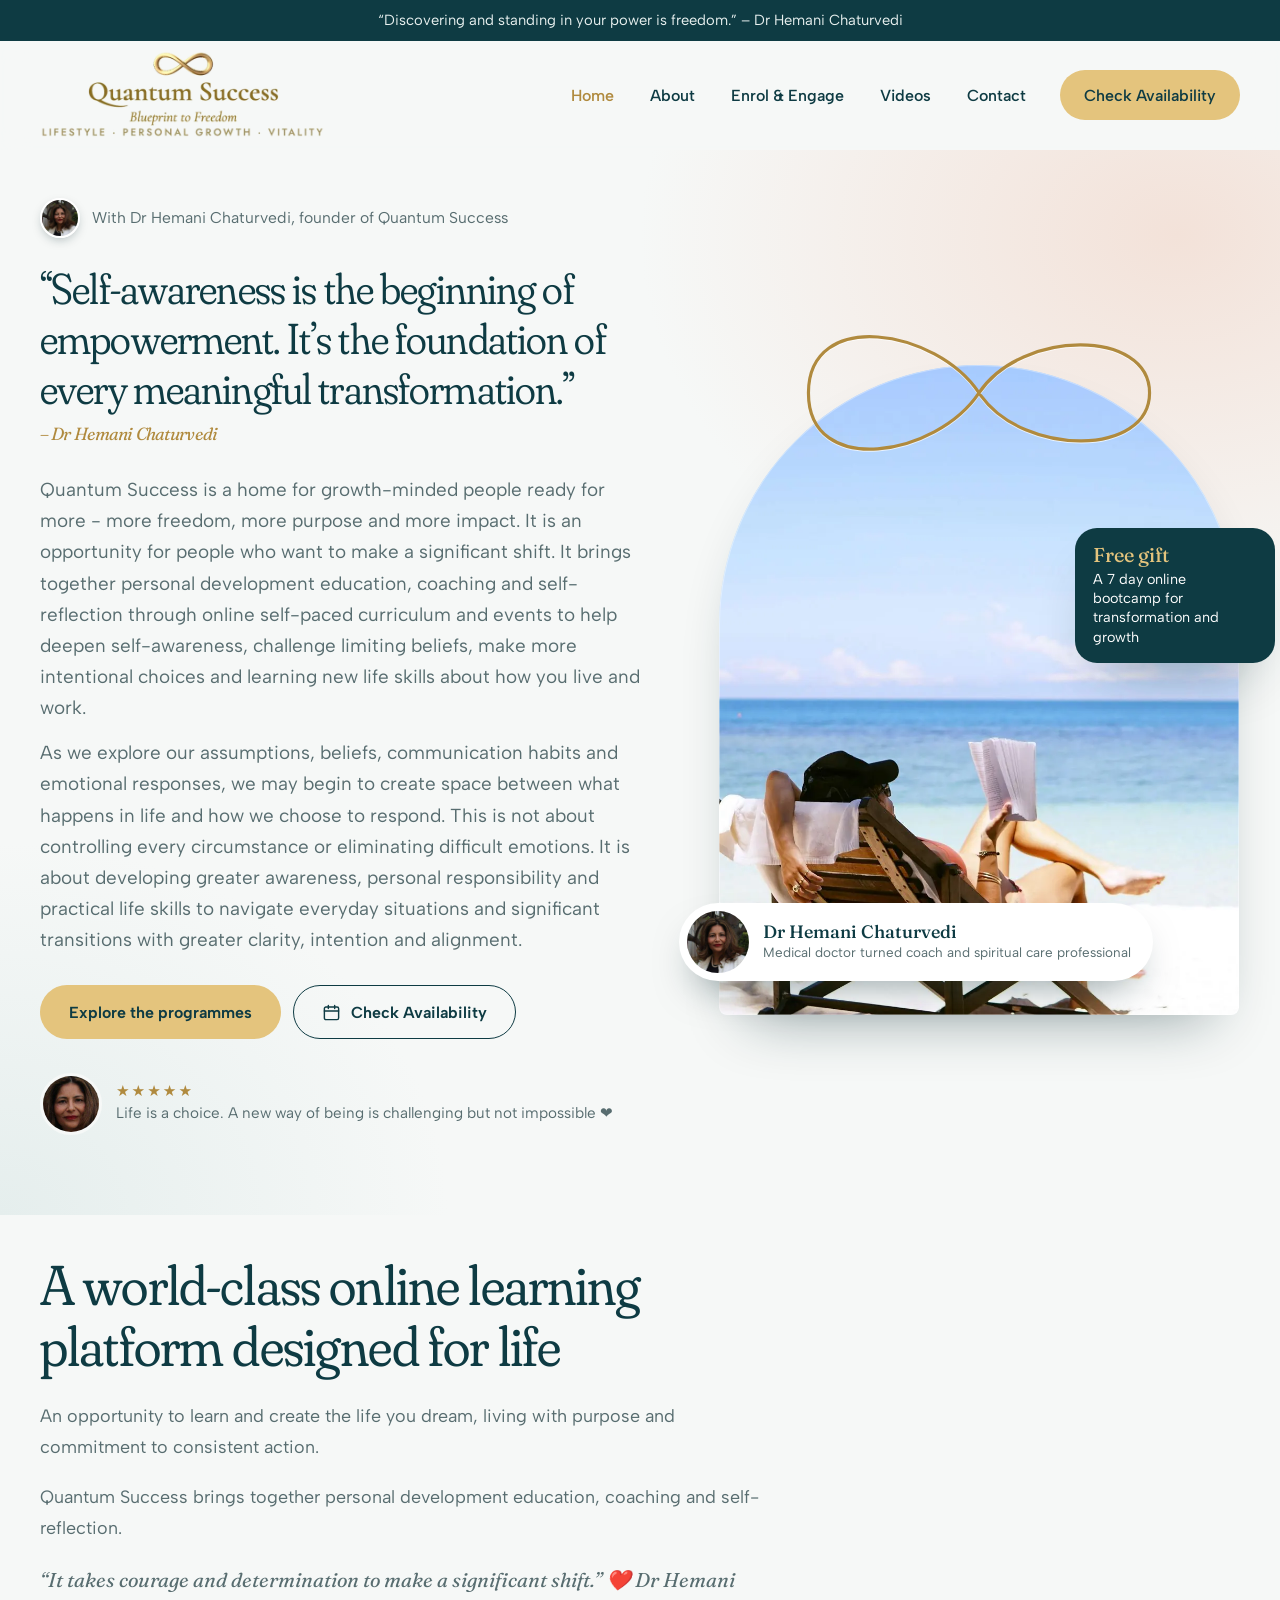
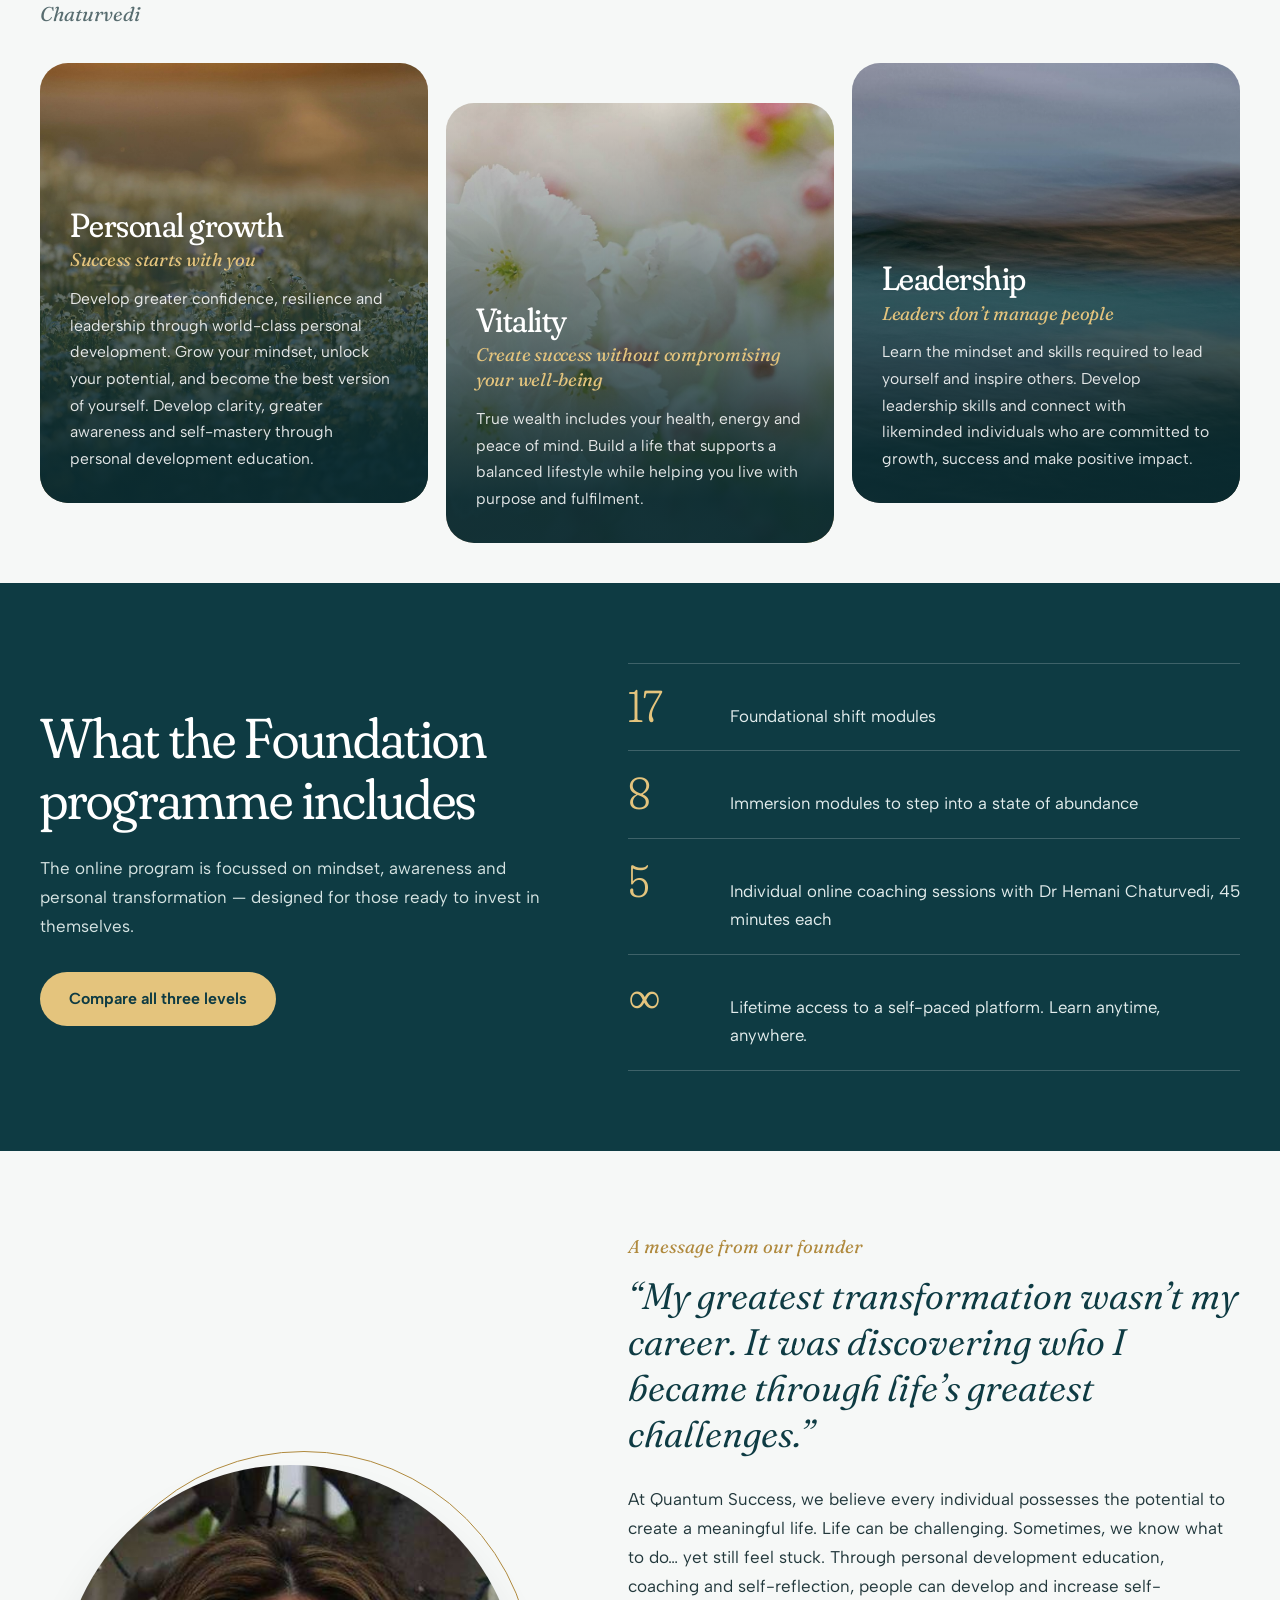
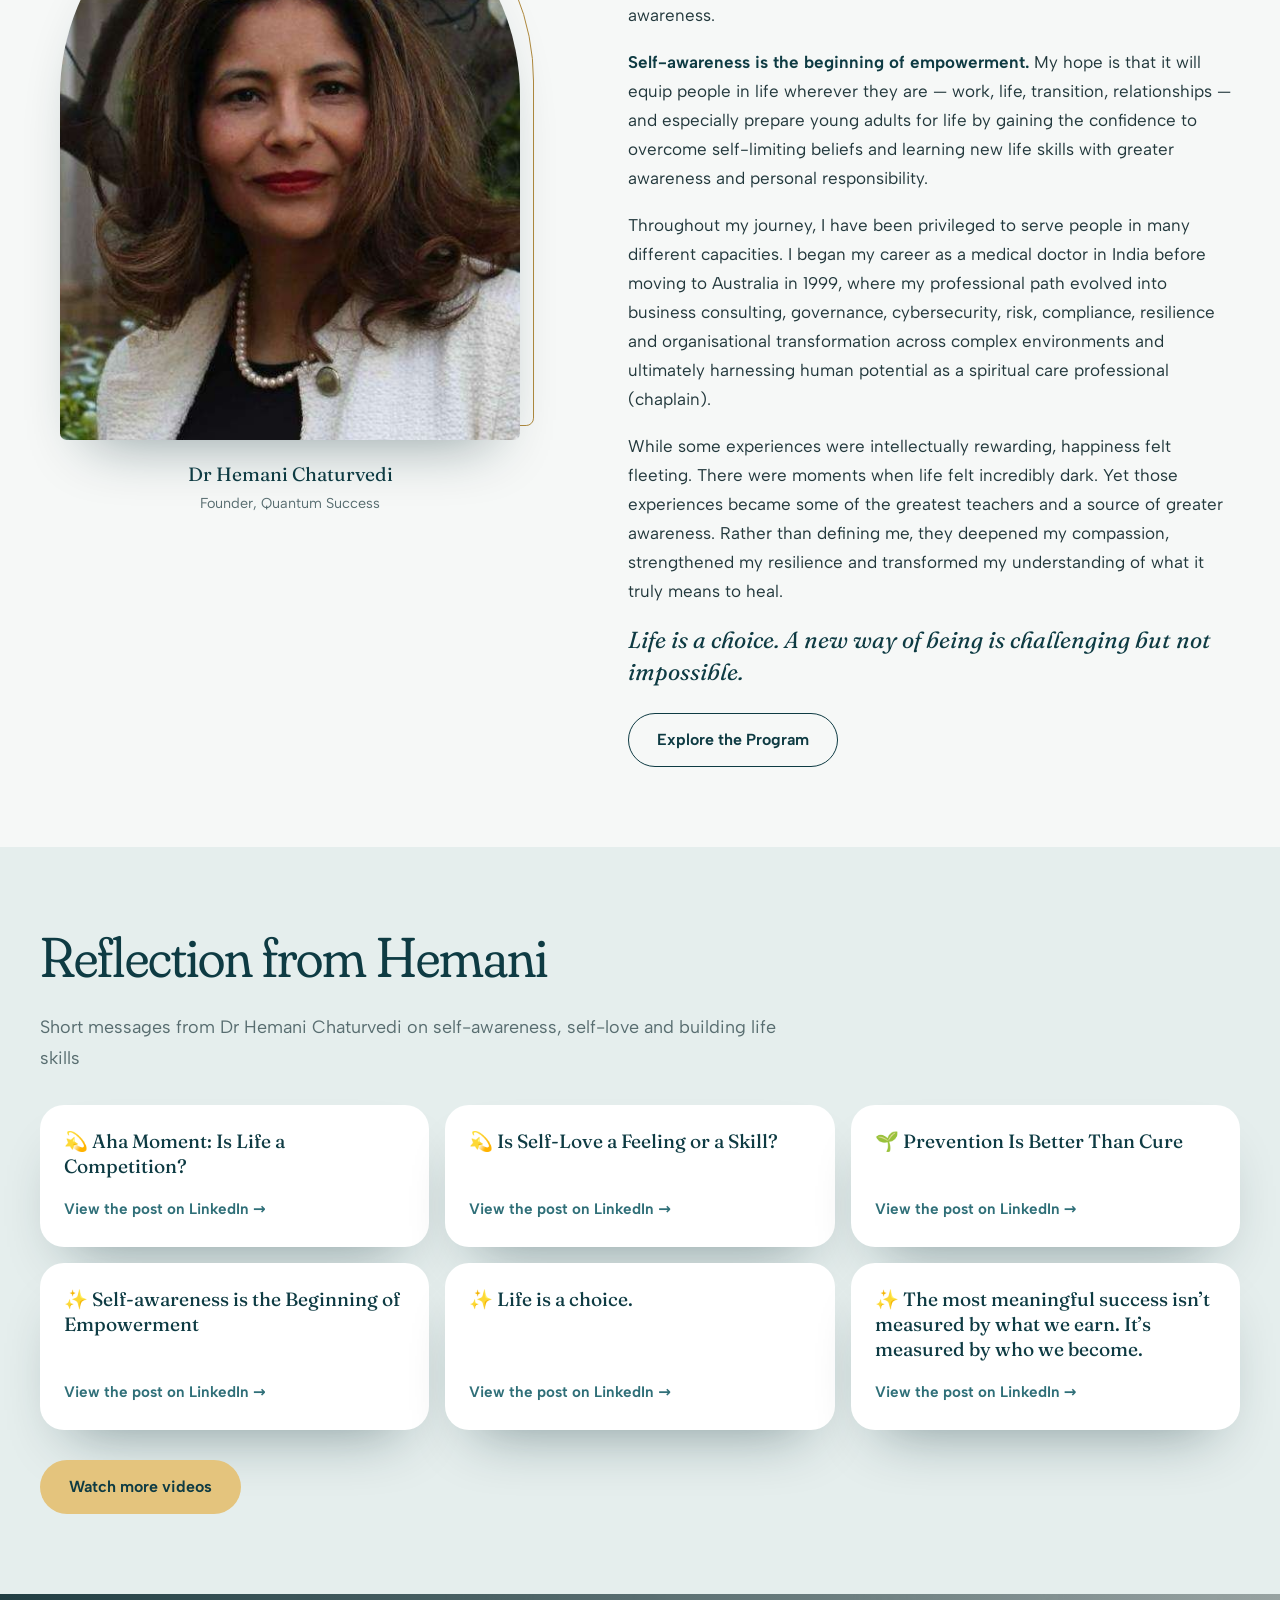
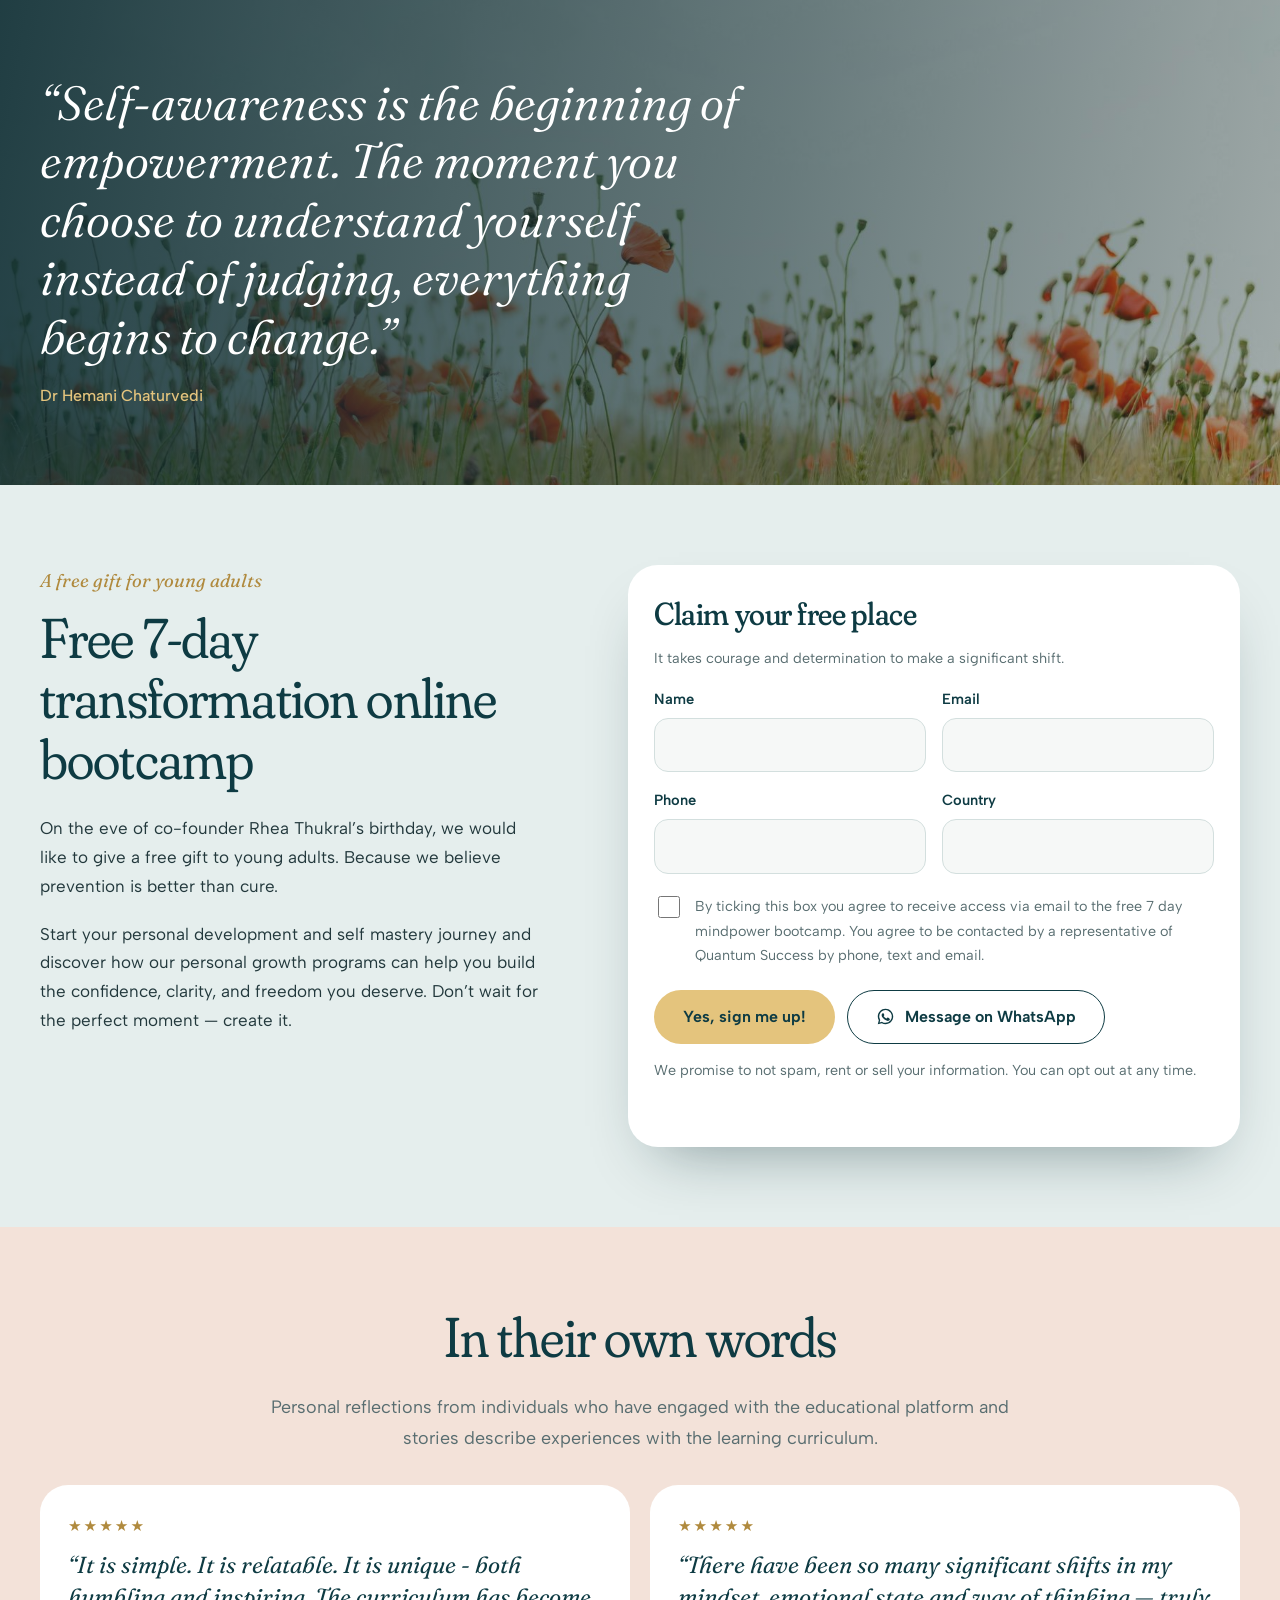
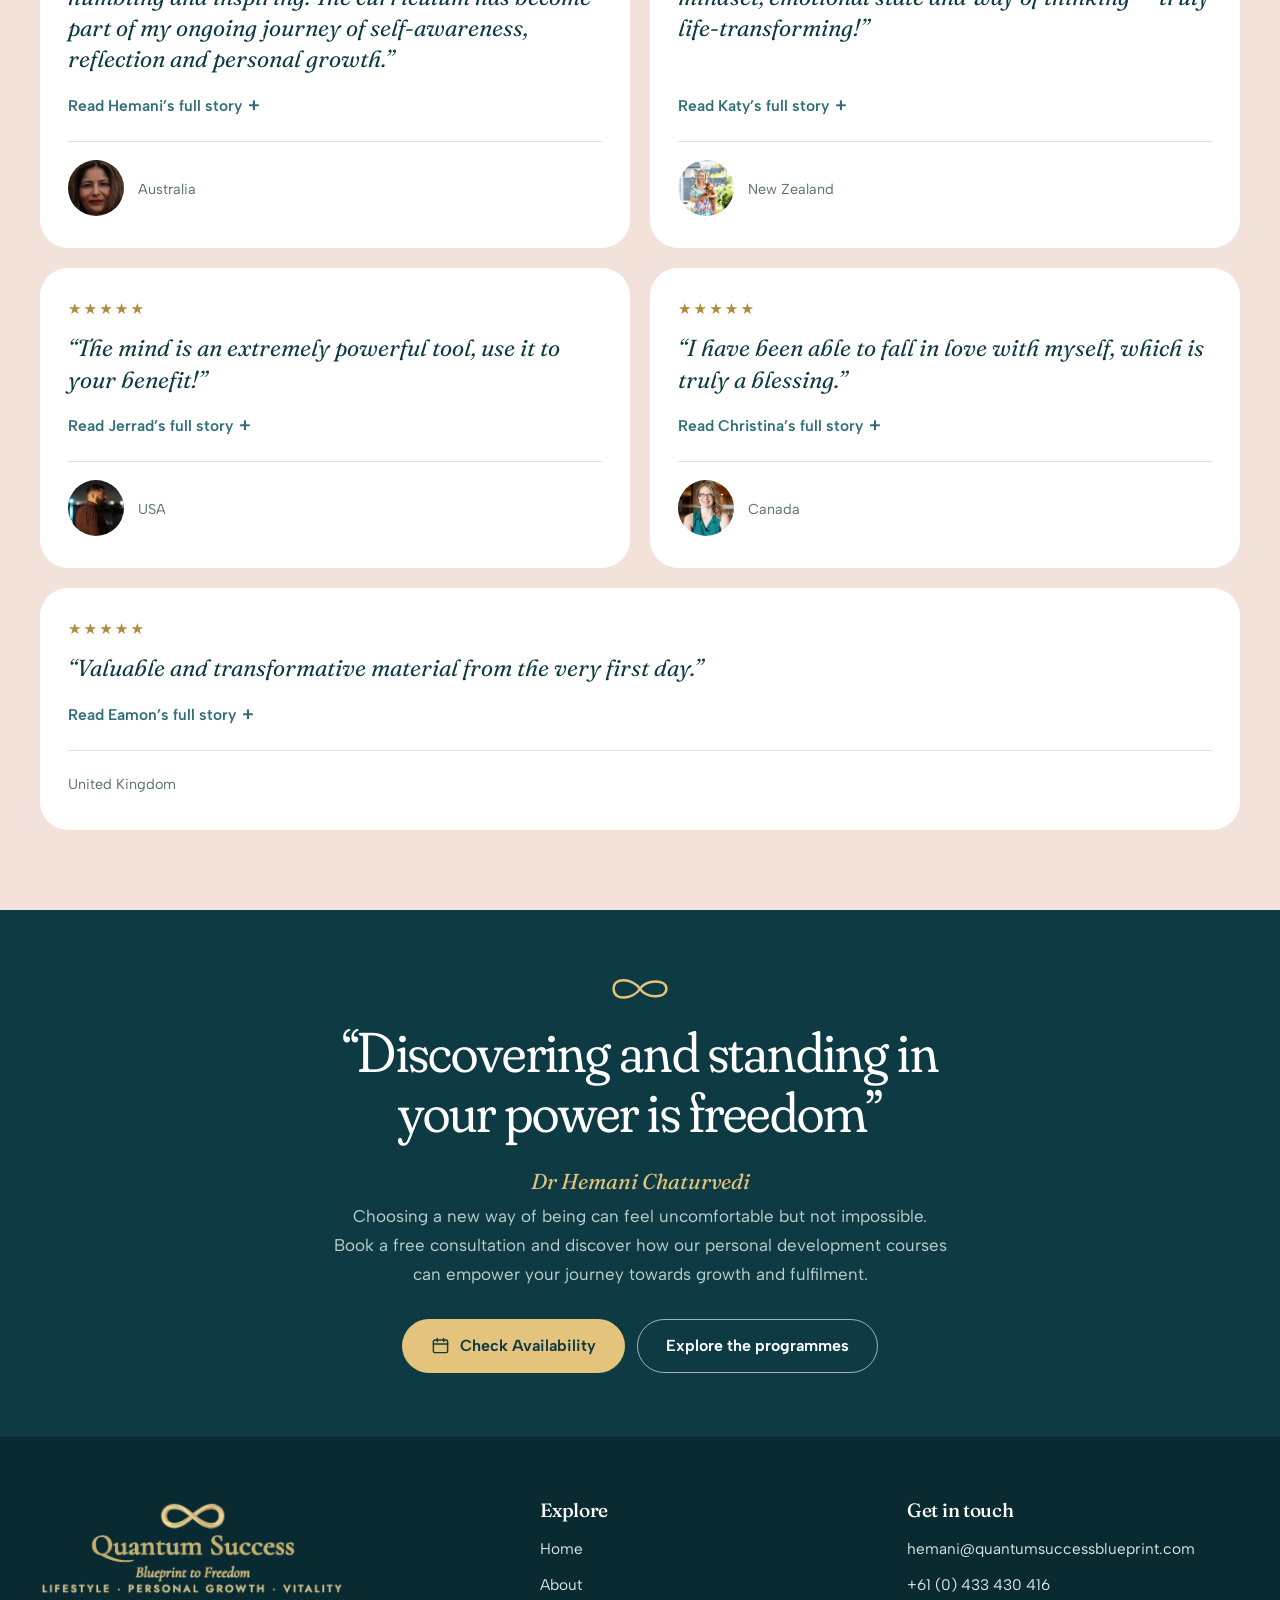
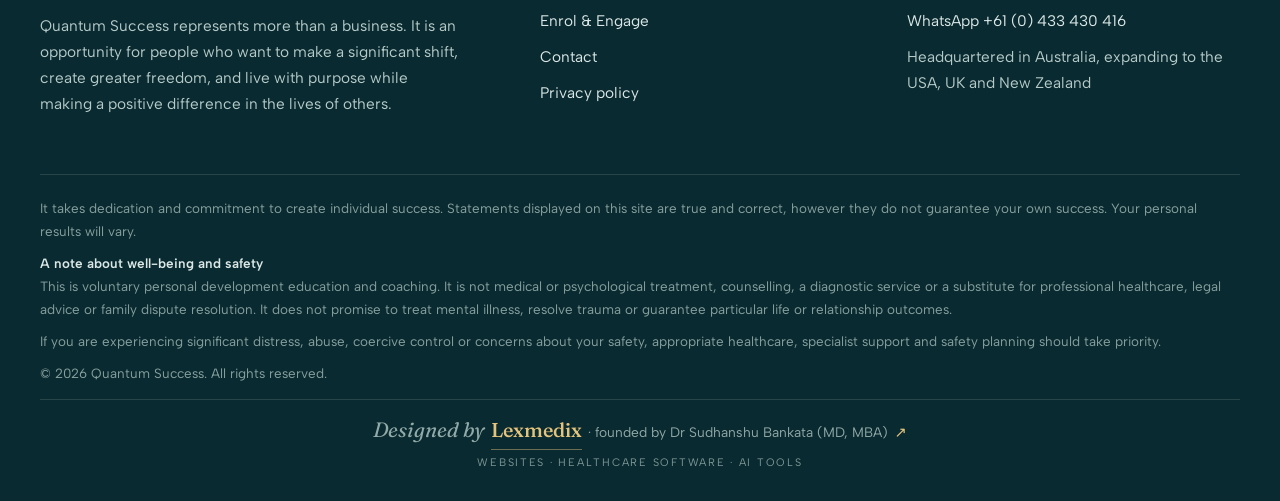
<file: index.html>
<!doctype html>
<html lang="en">
<head>
  <meta charset="utf-8">
  <meta name="viewport" content="width=device-width, initial-scale=1">
  <title>Quantum Success, Blueprint to Freedom | Dr Hemani Chaturvedi</title>
  <meta name="description" content="World-class online personal development education. Build confidence, leadership and a life designed on your own terms with Dr Hemani Chaturvedi.">
  <meta name="theme-color" content="#0e3b43">
  <meta property="og:type" content="website">
  <meta property="og:site_name" content="Quantum Success — Blueprint to Freedom">
  <meta property="og:title" content="Quantum Success, Blueprint to Freedom | Dr Hemani Chaturvedi">
  <meta property="og:description" content="World-class online personal development education. Build confidence, leadership and a life designed on your own terms with Dr Hemani Chaturvedi.">
  <meta property="og:image" content="https://www.quantumsuccessblueprint.com/assets/img/og-image.jpg">
  <meta property="og:url" content="https://www.quantumsuccessblueprint.com/">
  <meta name="twitter:card" content="summary_large_image">
  <link rel="canonical" href="https://www.quantumsuccessblueprint.com/">
  <link rel="icon" type="image/png" href="assets/img/favicon.png">
  <link rel="apple-touch-icon" href="assets/img/apple-touch-icon.png">
  <link rel="preconnect" href="https://fonts.googleapis.com">
  <link rel="preconnect" href="https://fonts.gstatic.com" crossorigin>
  <link rel="stylesheet" href="https://fonts.googleapis.com/css2?family=Albert+Sans:wght@400;500;600;700&family=Fraunces:ital,opsz,wght,SOFT@0,9..144,300..600,100;1,9..144,300..500,100&display=swap">
  <link rel="stylesheet" href="assets/css/site.css?v=c810a26d">
  <script type="application/ld+json">{"@context":"https://schema.org","@graph":[{"@type":"WebSite","@id":"https://www.quantumsuccessblueprint.com/#website","url":"https://www.quantumsuccessblueprint.com/","name":"Quantum Success, Blueprint to Freedom","publisher":{"@id":"https://www.quantumsuccessblueprint.com/#org"},"inLanguage":"en-AU"},{"@type":"Organization","@id":"https://www.quantumsuccessblueprint.com/#org","name":"Quantum Success","alternateName":["Blueprint to Freedom","Quantum Success, Blueprint to Freedom"],"url":"https://www.quantumsuccessblueprint.com/","logo":"https://www.quantumsuccessblueprint.com/assets/img/logo.png","image":"https://www.quantumsuccessblueprint.com/assets/img/og-image.jpg","email":"hemani@quantumsuccessblueprint.com","telephone":"+61433430416","foundingDate":"2026","address":{"@type":"PostalAddress","addressCountry":"AU"},"founder":{"@id":"https://www.quantumsuccessblueprint.com/#hemani"},"description":"Online personal development education and individual coaching: lifestyle, personal growth, vitality and leadership.","sameAs":["https://www.linkedin.com/company/blueprintofreedom/","https://www.instagram.com/quantumsuccess.btf/","https://www.facebook.com/profile.php?id=61591704637670"]},{"@type":"Person","@id":"https://www.quantumsuccessblueprint.com/#hemani","name":"Dr Hemani Chaturvedi","honorificPrefix":"Dr","jobTitle":"Founder, Quantum Success","worksFor":{"@id":"https://www.quantumsuccessblueprint.com/#org"},"image":"https://www.quantumsuccessblueprint.com/assets/img/hemani.jpg","url":"https://www.quantumsuccessblueprint.com/about/","description":"Dr Chaturvedi brings close to three decades of professional experience spanning medicine, business consulting, technology, governance, risk, resilience and personal transformation. Her work today embraces trauma-informed spiritual care and chaplaincy, personal development and leadership coaching, and philanthropy.","knowsAbout":["Personal development","Leadership coaching","Spiritual care","Chaplaincy","Governance and risk"],"sameAs":["https://www.linkedin.com/in/drhemanichaturvedi/"]},{"@type":"WebPage","@id":"https://www.quantumsuccessblueprint.com/#page","url":"https://www.quantumsuccessblueprint.com/","name":"Quantum Success, Blueprint to Freedom | Dr Hemani Chaturvedi","isPartOf":{"@id":"https://www.quantumsuccessblueprint.com/#website"},"about":{"@id":"https://www.quantumsuccessblueprint.com/#org"},"dateModified":"2026-11-19","inLanguage":"en-AU"}]}</script>
</head>
<body>
<a class="skip" href="#main">Skip to content</a>
<div class="progress" aria-hidden="true"></div>
<!-- SECTION: ANNOUNCEMENT + HEADER (duplicated on all 4 pages — change one, change all) -->
<div class="topbar">&ldquo;Discovering and standing in your power is freedom.&rdquo; &ndash; Dr Hemani Chaturvedi</div>
<header class="site-header">
  <div class="wrap bar">
    <a class="brand" href="./" aria-label="Quantum Success home"><img src="assets/img/logo.webp" alt="Quantum Success, Blueprint to Freedom" width="414" height="131"></a>
    <button class="nav-toggle" aria-expanded="false" aria-controls="site-nav"><svg viewBox="0 0 24 24" fill="none" stroke="currentColor" stroke-width="2" stroke-linecap="round"><path d="M4 7h16M4 12h16M4 17h10"/></svg><span class="sr-only">Open menu</span></button>
    <nav class="nav" id="site-nav" aria-label="Main">
      <a href="./" aria-current="page">Home</a><a href="about/">About</a><a href="choose-your-blueprint/">Enrol &amp; Engage</a><a href="videos/">Videos</a><a href="contact-us/">Contact</a>
      <a class="btn btn-deep" href="https://calendly.com/chaturvedihemani/engage-plan-act" target="_blank" rel="noopener">Check Availability</a>
    </nav>
  </div>
</header>

<main id="main">

<!-- SECTION: HERO. Arched photo = assets/img/hero-beach.jpg; the gold infinity line draws itself once on load. -->
<section class="hero">
  <div class="wrap">
    <div>
      <p class="with"><img src="assets/img/hemani.jpg" alt="" width="40" height="40">With Dr Hemani Chaturvedi, founder of Quantum Success</p>
      <h1 class="qh">&ldquo;Self-awareness is the beginning of empowerment. It&rsquo;s the foundation of every meaningful transformation.&rdquo; <span class="qby">&ndash; Dr Hemani Chaturvedi</span></h1>
      <p class="lede">Quantum Success is a home for growth-minded people ready for more - more freedom, more purpose and more impact. It is an opportunity for people who want to make a significant shift. It brings together personal development education, coaching and self-reflection through online self-paced curriculum and events to help deepen self-awareness, challenge limiting beliefs, make more intentional choices and learning new life skills about how you live and work.</p>
      <p class="lede">As we explore our assumptions, beliefs, communication habits and emotional responses, we may begin to create space between what happens in life and how we choose to respond. This is not about controlling every circumstance or eliminating difficult emotions. It is about developing greater awareness, personal responsibility and practical life skills to navigate everyday situations and significant transitions with greater clarity, intention and alignment.</p>
      <div class="cta-row">
        <a class="btn btn-sun" href="choose-your-blueprint/">Explore the programmes</a>
        <a class="btn btn-line" href="https://calendly.com/chaturvedihemani/engage-plan-act" target="_blank" rel="noopener"><svg viewBox="0 0 24 24" fill="none" stroke="currentColor" stroke-width="1.8" stroke-linecap="round" stroke-linejoin="round"><rect x="3" y="5" width="18" height="16" rx="2"/><path d="M8 3v4M16 3v4M3 10h18"/></svg> Check Availability</a>
      </div>
      <a class="trust" href="#stories"><span class="faces solo"><img src="assets/img/hemani.jpg" alt="Dr Hemani Chaturvedi" width="56" height="56"></span><span><span class="stars" aria-hidden="true">★★★★★</span>Life is a choice. A new way of being is challenging but not impossible &#10084;&#65039;</span></a>
    </div>
    <div class="window">
      <svg class="loop" viewBox="0 0 80 36" aria-hidden="true"><path pathLength="1" d="M40 18C32 6 8 2 8 18s24 12 32 0c8-12 32-12 32 0S48 30 40 18z"/></svg>
      <div class="arch"><img src="assets/img/hero-beach.webp" alt="A woman reading in a beach chair by a calm turquoise sea" width="2200" height="1241" fetchpriority="high"></div>
      <div class="badge"><img src="assets/img/hemani.jpg" alt="Dr Hemani Chaturvedi" width="62" height="62"><span><b>Dr Hemani Chaturvedi</b><small>Medical doctor turned coach and spiritual care professional</small></span></div>
      <a class="gift" href="#start"><b>Free gift</b>A 7 day online bootcamp for transformation and growth</a>
    </div>
  </div>
</section>

<!-- SECTION: PILLARS. Card photos: assets/img/bg-*.jpg -->
<section class="section" id="platform" style="padding-top:40px">
  <div class="wrap">
    <div class="head">
      <h2>A world-class online learning platform designed for life</h2>
      <p>An opportunity to learn and create the life you dream, living with purpose and commitment to consistent action.</p>
      <p>Quantum Success brings together personal development education, coaching and self-reflection.</p>
      <p class="note" style="margin:10px 0 0;font-size:1.25rem">&ldquo;It takes courage and determination to make a significant shift.&rdquo; &#10084;&#65039; Dr Hemani Chaturvedi</p>
    </div>
    <div class="pillars">
      <article class="pillar"><div class="bg" style="background-image:url(assets/img/bg-golden-field.jpg)"></div><div class="in"><h3>Personal growth</h3><h4>Success starts with you</h4><p>Develop greater confidence, resilience and leadership through world-class personal development. Grow your mindset, unlock your potential, and become the best version of yourself. Develop clarity, greater awareness and self-mastery through personal development education.</p></div></article>
      <article class="pillar"><div class="bg" style="background-image:url(assets/img/bg-white-flowers.jpg)"></div><div class="in"><h3>Vitality</h3><h4>Create success without compromising your well-being</h4><p>True wealth includes your health, energy and peace of mind. Build a life that supports a balanced lifestyle while helping you live with purpose and fulfilment.</p></div></article>
      <article class="pillar"><div class="bg" style="background-image:url(assets/img/bg-blue-water.jpg)"></div><div class="in"><h3>Leadership</h3><h4>Leaders don’t manage people</h4><p>Learn the mindset and skills required to lead yourself and inspire others. Develop leadership skills and connect with likeminded individuals who are committed to growth, success and make positive impact.</p></div></article>
    </div>
  </div>
</section>

<!-- SECTION: FOUNDATION PROGRAMME (all figures are from the Choose Your Blueprint page) -->
<section class="section deep">
  <div class="wrap split">
    <div>
      <h2>What the Foundation programme includes</h2>
      <p>The online program is focussed on mindset, awareness and personal transformation &mdash; designed for those ready to invest in themselves.</p>
      <a class="btn btn-sun" href="choose-your-blueprint/" style="margin-top:12px">Compare all three levels</a>
    </div>
    <div class="includes">
      <div><b>17</b><span>Foundational shift modules</span></div>
      <div><b>8</b><span>Immersion modules to step into a state of abundance</span></div>
      <div><b>5</b><span>Individual online coaching sessions with Dr Hemani Chaturvedi, 45 minutes each</span></div>
      <div><b>∞</b><span>Lifetime access to a self-paced platform. Learn anytime, anywhere.</span></div>
    </div>
  </div>
</section>

<!-- SECTION: FOUNDER MESSAGE -->
<section class="section" id="founder">
  <div class="wrap split">
    <figure class="framed" style="margin-top:0"><img src="assets/img/hemani.jpg" alt="Dr Hemani Chaturvedi, founder of Quantum Success" width="606" height="600" loading="lazy"><figcaption>Dr Hemani Chaturvedi<small>Founder, Quantum Success</small></figcaption></figure>
    <div>
      <span class="note">A message from our founder</span>
      <blockquote class="pull">“My greatest transformation wasn’t my career. It was discovering who I became through life’s greatest challenges.”</blockquote>
      <p>At Quantum Success, we believe every individual possesses the potential to create a meaningful life. Life can be challenging. Sometimes, we know what to do&hellip; yet still feel stuck. Through personal development education, coaching and self-reflection, people can develop and increase self-awareness.</p>
      <p><strong>Self-awareness is the beginning of empowerment.</strong> My hope is that it will equip people in life wherever they are &mdash; work, life, transition, relationships &mdash; and especially prepare young adults for life by gaining the confidence to overcome self-limiting beliefs and learning new life skills with greater awareness and personal responsibility.</p>
      <p>Throughout my journey, I have been privileged to serve people in many different capacities. I began my career as a medical doctor in India before moving to Australia in 1999, where my professional path evolved into business consulting, governance, cybersecurity, risk, compliance, resilience and organisational transformation across complex environments and ultimately harnessing human potential as a spiritual care professional (chaplain).</p>
      <p>While some experiences were intellectually rewarding, happiness felt fleeting. There were moments when life felt incredibly dark. Yet those experiences became some of the greatest teachers and a source of greater awareness. Rather than defining me, they deepened my compassion, strengthened my resilience and transformed my understanding of what it truly means to heal.</p>
      <p style="font-family:var(--display);font-size:1.45rem;font-style:italic;color:var(--deep);line-height:1.35">Life is a choice. A new way of being is challenging but not impossible.</p>
      <a class="btn btn-line" href="choose-your-blueprint/">Explore the Program</a>
    </div>
  </div>
</section>

<!-- SECTION: WATCH (6 LinkedIn posts; each card opens the post on LinkedIn) -->
<section class="section foam" id="watch">
  <div class="wrap">
    <div class="head"><h2>Reflection from Hemani</h2><p>Short messages from Dr Hemani Chaturvedi on self-awareness, self-love and building life skills</p></div>
    <div class="lgrid"><a class="lcard" href="https://www.linkedin.com/feed/update/urn:li:activity:7512827110541967360" target="_blank" rel="noopener"><b>&#128171; Aha Moment: Is Life a Competition?</b><span class="go">View the post on LinkedIn<span class="sr-only"> (opens in a new tab)</span> &rarr;</span></a><a class="lcard" href="https://www.linkedin.com/feed/update/urn:li:activity:7507384175952510976" target="_blank" rel="noopener"><b>&#128171; Is Self-Love a Feeling or a Skill?</b><span class="go">View the post on LinkedIn<span class="sr-only"> (opens in a new tab)</span> &rarr;</span></a><a class="lcard" href="https://www.linkedin.com/feed/update/urn:li:activity:7503800306795905024" target="_blank" rel="noopener"><b>&#127793; Prevention Is Better Than Cure</b><span class="go">View the post on LinkedIn<span class="sr-only"> (opens in a new tab)</span> &rarr;</span></a><a class="lcard" href="https://www.linkedin.com/feed/update/urn:li:activity:7488930054459269120" target="_blank" rel="noopener"><b>&#10024; Self-awareness is the Beginning of Empowerment</b><span class="go">View the post on LinkedIn<span class="sr-only"> (opens in a new tab)</span> &rarr;</span></a><a class="lcard" href="https://www.linkedin.com/feed/update/urn:li:activity:7487098432440967168" target="_blank" rel="noopener"><b>&#10024; Life is a choice.</b><span class="go">View the post on LinkedIn<span class="sr-only"> (opens in a new tab)</span> &rarr;</span></a><a class="lcard" href="https://www.linkedin.com/feed/update/urn:li:activity:7481877980366143489" target="_blank" rel="noopener"><b>&#10024; The most meaningful success isn&rsquo;t measured by what we earn. It&rsquo;s measured by who we become.</b><span class="go">View the post on LinkedIn<span class="sr-only"> (opens in a new tab)</span> &rarr;</span></a></div>
    <div class="cta-row"><a class="btn btn-deep" href="videos/">Watch more videos</a></div>
  </div>
</section>

<!-- SECTION: QUOTE BAND -->
<section class="band" style="background-image:url(assets/img/bg-orange-flowers.jpg)">
  <div class="wrap">
    <blockquote>“Self-awareness is the beginning of empowerment. The moment you choose to understand yourself instead of judging, everything begins to change.”</blockquote>
    <cite>Dr Hemani Chaturvedi</cite>
  </div>
</section>

<!-- SECTION: FREE GIFT + SIGN-UP FORM -->
<section class="section foam" id="start">
  <div class="wrap split" style="align-items:start">
    <div>
      <span class="note">A free gift for young adults</span>
      <h2>Free 7-day transformation online bootcamp</h2>
      <p>On the eve of co-founder Rhea Thukral’s birthday, we would like to give a free gift to young adults. Because we believe prevention is better than cure.</p>
      <p>Start your personal development and self mastery journey and discover how our personal growth programs can help you build the confidence, clarity, and freedom you deserve. Don’t wait for the perfect moment &mdash; create it.</p>
    </div>
    <div><form class="formcard" data-enquiry="Free 7-day bootcamp" novalidate>
  <h3>Claim your free place</h3>
  <p class="privacy">It takes courage and determination to make a significant shift.</p>
  <div class="row2">
    <div class="field"><label for="f-name-fre">Name</label><input id="f-name-fre" name="name" autocomplete="name" required></div>
    <div class="field"><label for="f-email-fre">Email</label><input id="f-email-fre" name="email" type="email" autocomplete="email" required></div>
    <div class="field"><label for="f-phone-fre">Phone</label><input id="f-phone-fre" name="phone" type="tel" autocomplete="tel" required></div>
    <div class="field"><label for="f-country-fre">Country</label><input id="f-country-fre" name="country" list="countries" autocomplete="country-name" required></div>
  </div>
  
  <label class="check"><input type="checkbox" required><span>By ticking this box you agree to receive access via email to the free 7 day mindpower bootcamp. You agree to be contacted by a representative of Quantum Success by phone, text and email.</span></label>
  <div class="cta-row"><button class="btn btn-deep" type="submit">Yes, sign me up!</button><a class="btn btn-line" href="https://wa.me/61433430416" data-wa><svg viewBox="0 0 32 32" fill="currentColor"><path d="M16 3C8.8 3 3 8.8 3 16c0 2.3.6 4.5 1.7 6.4L3 29l6.8-1.8A13 13 0 0016 29c7.2 0 13-5.8 13-13S23.2 3 16 3zm0 23.7c-2 0-3.9-.6-5.5-1.6l-.4-.2-4 1 1.1-3.9-.3-.4A10.7 10.7 0 1116 26.7zm5.9-8c-.3-.2-1.9-.9-2.2-1s-.5-.2-.7.2-.8 1-1 1.2-.4.2-.7.1a8.7 8.7 0 01-4.3-3.8c-.3-.6.3-.5.9-1.7.1-.2 0-.4 0-.5l-1-2.3c-.2-.6-.5-.5-.7-.5h-.6c-.2 0-.6.1-.9.4s-1.2 1.2-1.2 2.9 1.2 3.4 1.4 3.6c.2.2 2.4 3.7 5.9 5.2 2.2.9 3 1 4.1.8.7-.1 1.9-.8 2.2-1.5s.3-1.4.2-1.5-.3-.2-.6-.4z"/></svg> Message on WhatsApp</a></div>
  <p class="privacy privacy-end">We promise to not spam, rent or sell your information. You can opt out at any time.</p>
  <p class="form-note" role="status" aria-live="polite"></p>
  <datalist id="countries"></datalist>
</form></div>
  </div>
</section>

<!-- SECTION: TESTIMONIALS (real, from the client's site). Add one: copy a <figure class="tcard">. -->
<section class="section blush" id="stories">
  <div class="wrap">
    <div class="head center"><h2>In their own words</h2><p>Personal reflections from individuals who have engaged with the educational platform and stories describe experiences with the learning curriculum.</p></div>
    <div class="tgrid"><figure class="tcard" style="margin:0"><span class="stars" aria-label="5 out of 5 stars">★★★★★</span><blockquote class="hl" style="margin-inline:0">“It is simple. It is relatable. It is unique - both humbling and inspiring. The curriculum has become part of my ongoing journey of self-awareness, reflection and personal growth.”</blockquote><details><summary>Read Hemani’s full story</summary><p>My journey has taken me through medicine, technology and organisational transformation, personal transformation, spiritual care and philanthropy. Across these experiences and through my own life, I have learnt that people are more than the circumstances they face. I have engaged with this curriculum as part of my ongoing journey of learning and reflection.</p><p>What I find distinctive about this curriculum is its simplicity, relatability and depth. It presents ideas in a way that is easy to engage with, yet can be humbling and inspiring. It invites me to pause, reflect and look beyond what I may have always assumed to be true.</p><p>Over the past six months, since beginning the Quantum Success journey, I have returned to the curriculum time and time again. Each time, I discover something new to reflect on, a different perspective to consider, or a familiar idea that suddenly makes sense in a deeper way. And yes, I have laughed along the way!</p><p>For me, personal transformation is not a destination; it is a continuous journey of learning, unlearning, growing and evolving. The curriculum has offered me valuable insights and new ways of looking at myself, my experiences and the choices I make. As my understanding deepens, I find myself reflecting on how life aligns, realigns and reconnects in ways I may not previously have recognised.</p><p>I believe there is more to this learning experience than might be apparent at first. It is not simply about acquiring knowledge; it is about being willing to look within, question familiar patterns and remain open to new possibilities.</p><p>I am still on my journey, still learning and still discovering. That, for me, is part of what makes this experience so meaningful. The curriculum has become part of my ongoing journey of self-awareness, reflection and personal growth, and I look forward to continuing to discover what else is possible and share with others.</p></details><figcaption class="who"><span class="zface"><img src="assets/img/hemani.jpg" alt="Dr Hemani Chaturvedi" width="56" height="56" loading="lazy"></span><span><small>Australia</small></span></figcaption></figure><figure class="tcard" style="margin:0"><span class="stars" aria-label="5 out of 5 stars">★★★★★</span><blockquote class="hl" style="margin-inline:0">“There have been so many significant shifts in my mindset, emotional state and way of thinking &mdash; truly life-transforming!”</blockquote><details><summary>Read Katy’s full story</summary><p>Over the last few years, I have learned so much from undertaking our personal development courses and programmes as well as attending several destination and virtual events. There have been so many significant shifts in my mindset, emotional state and way of thinking - truly life-transforming! The flexibility of learning at my own pace, combined with the expertly crafted content has allowed me to delve deep into areas of personal growth that I had never explored before. The host's unique style of delivery and the practical exercises make the material engaging and directly applicable to my daily life. Overall, our courses have not only enhanced my personal growth but also positively impacted my professional life, making me more productive and goal-oriented. I highly recommend them to anyone looking to invest in themselves and their future.</p></details><figcaption class="who"><img src="assets/img/t-katy.jpg" alt="Katy Genc" width="56" height="56" loading="lazy"><span><small>New Zealand</small></span></figcaption></figure><figure class="tcard" style="margin:0"><span class="stars" aria-label="5 out of 5 stars">★★★★★</span><blockquote class="hl" style="margin-inline:0">“The mind is an extremely powerful tool, use it to your benefit!”</blockquote><details><summary>Read Jerrad’s full story</summary><p>It still boggles my mind how much this kind of information can positively affect one's life. The mind is an extremely powerful tool, use it to your benefit! The teachings that these mentors provide and the simplicity in which one can intake is simple and incredible. I notice the positive impact that it has and even more so, notice the difference when I'm not intaking and being involved in such a lovely community. AND the fact that there are live events literally changed my life. Not to mention the amazing experience! I'm forever grateful for this company and look forward to being a part of this community for years to come. Thank you to everyone that keeps it going, and to the beautiful community. I love it.</p></details><figcaption class="who"><img src="assets/img/t-jerrad.png" alt="Jerrad Sanchez" width="56" height="56" loading="lazy"><span><small>USA</small></span></figcaption></figure><figure class="tcard" style="margin:0"><span class="stars" aria-label="5 out of 5 stars">★★★★★</span><blockquote class="hl" style="margin-inline:0">“I have been able to fall in love with myself, which is truly a blessing.”</blockquote><details><summary>Read Christina’s full story</summary><p>Since diving into these online courses, I have been able to fall in love with myself, which is truly a blessing. The actionable steps provided have led me to feel again. Waking up each morning and being thankful for who I am is priceless. The best part is going through the course repeatedly and having my kids show up as their true self! Pure Magic.</p></details><figcaption class="who"><img src="assets/img/t-christina.jpg" alt="Christina Henson" width="56" height="56" loading="lazy"><span><small>Canada</small></span></figcaption></figure><figure class="tcard" style="margin:0"><span class="stars" aria-label="5 out of 5 stars">★★★★★</span><blockquote class="hl" style="margin-inline:0">“Valuable and transformative material from the very first day.”</blockquote><details><summary>Read Eamon’s full story</summary><p>The first course I embarked on here hit the spot - valuable and transformative material from the very first day. Easy to understand and expounded in a relaxed, friendly and professional manner. Implementation was easy and has helped me to explore thoughts way outside of my comfort zone.</p></details><figcaption class="who"><span><small>United Kingdom</small></span></figcaption></figure></div>
  </div>
</section>

<!-- SECTION: CLOSING -->
<section class="closing">
  <div class="wrap">
    <svg class="loop-mark" viewBox="0 0 80 36" fill="none" stroke="currentColor" stroke-width="3" stroke-linecap="round" aria-hidden="true"><path d="M40 18C32 6 8 2 8 18s24 12 32 0c8-12 32-12 32 0S48 30 40 18z"/></svg>
    <h2>&ldquo;Discovering and standing in your power is freedom&rdquo;</h2>
    <p class="sign sign-r">Dr Hemani Chaturvedi</p>
    <p>Choosing a new way of being can feel uncomfortable but not impossible. Book a free consultation and discover how our personal development courses can empower your journey towards growth and fulfilment.</p>
    <div class="cta-row"><a class="btn btn-sun" href="https://calendly.com/chaturvedihemani/engage-plan-act" target="_blank" rel="noopener"><svg viewBox="0 0 24 24" fill="none" stroke="currentColor" stroke-width="1.8" stroke-linecap="round" stroke-linejoin="round"><rect x="3" y="5" width="18" height="16" rx="2"/><path d="M8 3v4M16 3v4M3 10h18"/></svg> Check Availability</a><a class="btn btn-light" href="choose-your-blueprint/">Explore the programmes</a></div>
  </div>
</section>
</main>
<!-- SECTION: FOOTER (duplicated on all 4 pages — change one, change all) -->
<footer class="site-footer">
  <div class="wrap">
    <div class="fgrid">
      <div>
        <img class="flogo" src="assets/img/logo-light.webp" alt="Quantum Success, Blueprint to Freedom" width="414" height="131">
        <p style="max-width:42ch">Quantum Success represents more than a business. It is an opportunity for people who want to make a significant shift, create greater freedom, and live with purpose while making a positive difference in the lives of others.</p>
      </div>
      <div>
        <h2>Explore</h2>
        <ul>
          <li><a href="./">Home</a></li>
          <li><a href="about/">About</a></li>
          <li><a href="choose-your-blueprint/">Enrol &amp; Engage</a></li>
          <li><a href="contact-us/">Contact</a></li>
          <li><a href="privacy-policy/">Privacy policy</a></li>
        </ul>
      </div>
      <div>
        <h2>Get in touch</h2>
        <ul>
          <li><a href="mailto:hemani@quantumsuccessblueprint.com">hemani@quantumsuccessblueprint.com</a></li>
          <li><a href="tel:+61433430416">+61 (0) 433 430 416</a></li>
          <li><a href="https://wa.me/61433430416" rel="noopener">WhatsApp +61 (0) 433 430 416</a></li>
          <li>Headquartered in Australia, expanding to the USA, UK and New Zealand</li>
        </ul>
      </div>
    </div>
    <div class="fine">
      <p>It takes dedication and commitment to create individual success. Statements displayed on this site are true and correct, however they do not guarantee your own success. Your personal results will vary.</p>
      <p><strong>A note about well-being and safety</strong><br>This is voluntary personal development education and coaching. It is not medical or psychological treatment, counselling, a diagnostic service or a substitute for professional healthcare, legal advice or family dispute resolution. It does not promise to treat mental illness, resolve trauma or guarantee particular life or relationship outcomes.</p>
      <p>If you are experiencing significant distress, abuse, coercive control or concerns about your safety, appropriate healthcare, specialist support and safety planning should take priority.</p>
      <p>&copy; <span data-year>2026</span> Quantum Success. All rights reserved.</p>
    </div>
  <div class="made-by"><a class="mb" href="https://lexmedix.in/services/" target="_blank" rel="noopener"><span class="mb-main"><span class="mb-pre">Designed by</span> <span class="mb-name">Lexmedix</span> <span class="mb-cred"><span class="mb-dot" aria-hidden="true">&middot; </span><span class="mb-sr">, </span>founded by Dr Sudhanshu Bankata (MD, MBA)</span><span class="mb-arrow" aria-hidden="true">&#8599;</span></span><span class="mb-sr">, </span><span class="mb-sub">Websites &middot; Healthcare software &middot; AI tools</span><span class="mb-sr"> (opens in a new tab)</span></a></div>
</div>
</footer>
<a class="wa" href="https://wa.me/61433430416" rel="noopener" aria-label="Chat on WhatsApp"><svg viewBox="0 0 32 32" fill="currentColor"><path d="M16 3C8.8 3 3 8.8 3 16c0 2.3.6 4.5 1.7 6.4L3 29l6.8-1.8A13 13 0 0016 29c7.2 0 13-5.8 13-13S23.2 3 16 3zm0 23.7c-2 0-3.9-.6-5.5-1.6l-.4-.2-4 1 1.1-3.9-.3-.4A10.7 10.7 0 1116 26.7zm5.9-8c-.3-.2-1.9-.9-2.2-1s-.5-.2-.7.2-.8 1-1 1.2-.4.2-.7.1a8.7 8.7 0 01-4.3-3.8c-.3-.6.3-.5.9-1.7.1-.2 0-.4 0-.5l-1-2.3c-.2-.6-.5-.5-.7-.5h-.6c-.2 0-.6.1-.9.4s-1.2 1.2-1.2 2.9 1.2 3.4 1.4 3.6c.2.2 2.4 3.7 5.9 5.2 2.2.9 3 1 4.1.8.7-.1 1.9-.8 2.2-1.5s.3-1.4.2-1.5-.3-.2-.6-.4z"/></svg><span>WhatsApp</span></a>
<button class="to-top" aria-label="Back to top"><svg viewBox="0 0 24 24" fill="none" stroke="currentColor" stroke-width="2" stroke-linecap="round" stroke-linejoin="round"><path d="M12 19V5M5 12l7-7 7 7"/></svg></button>
<script src="assets/js/site.js" defer></script>
</body>
</html>
</file>
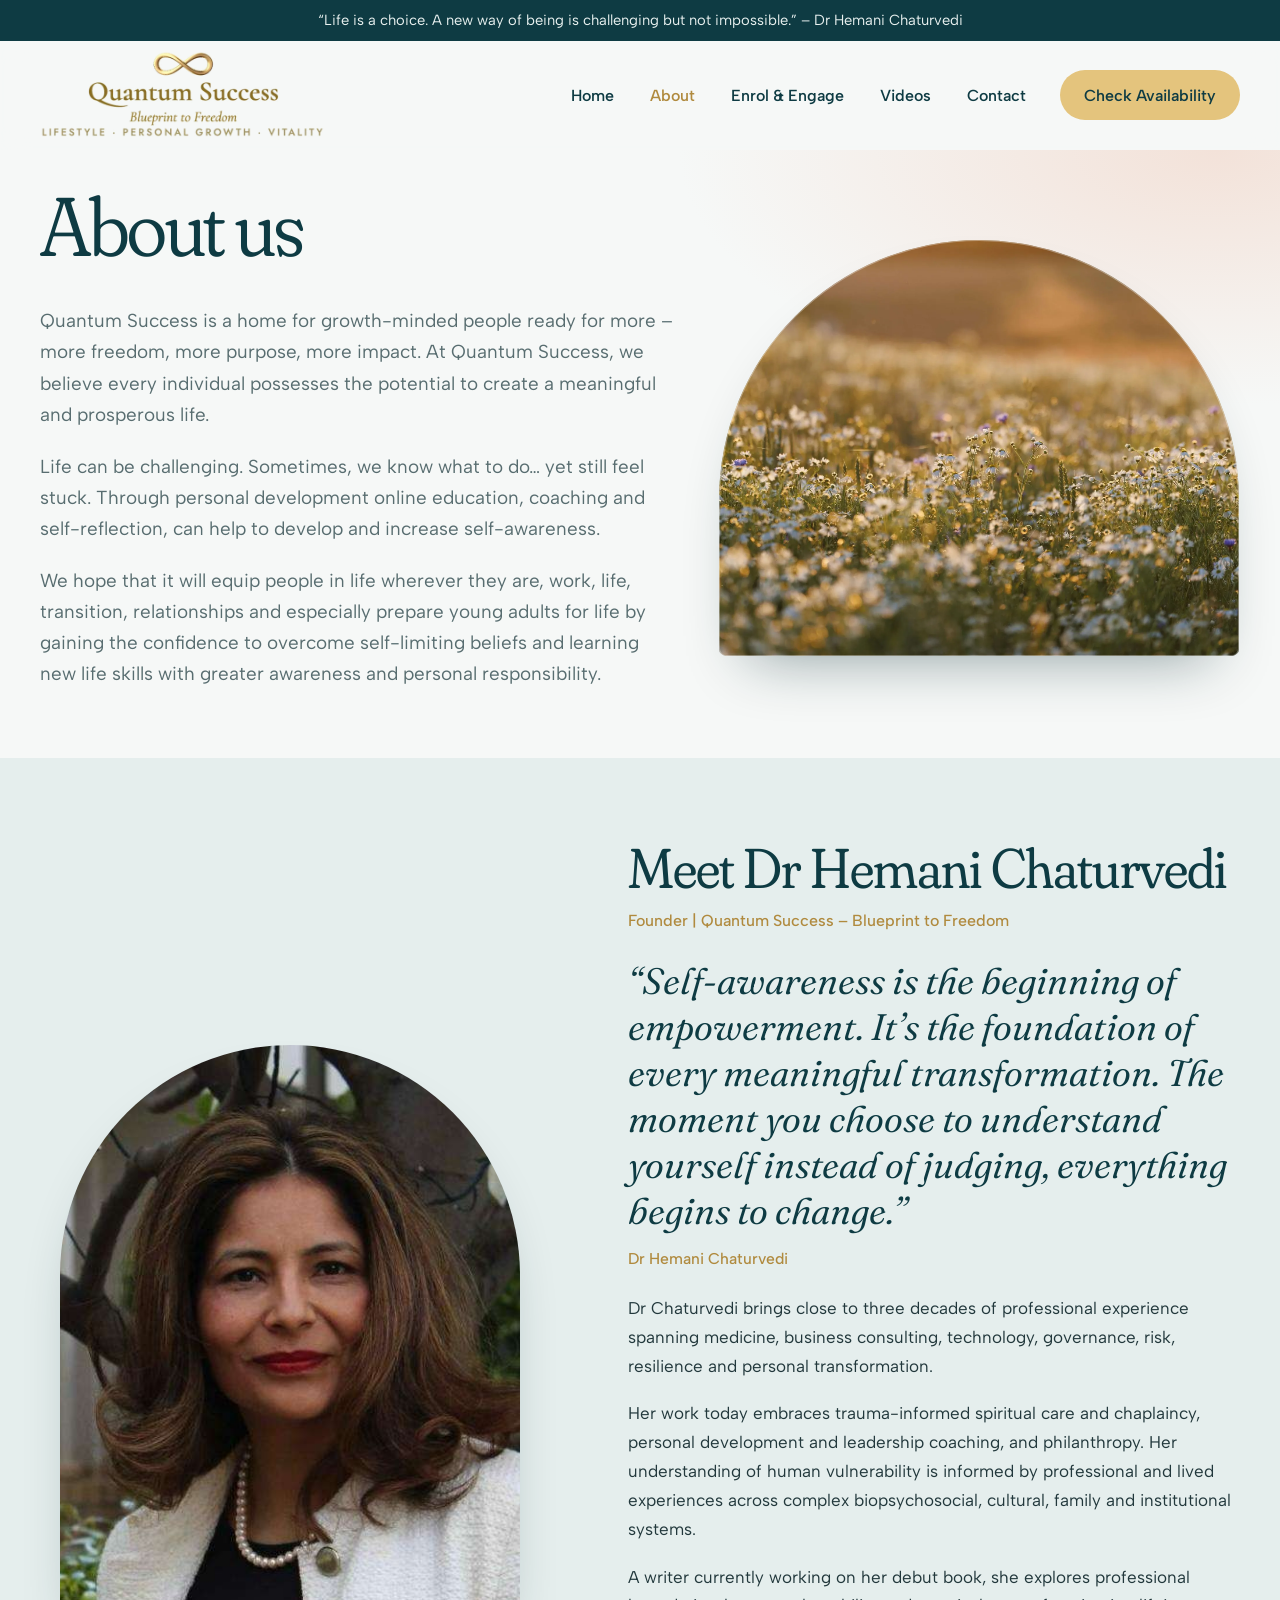
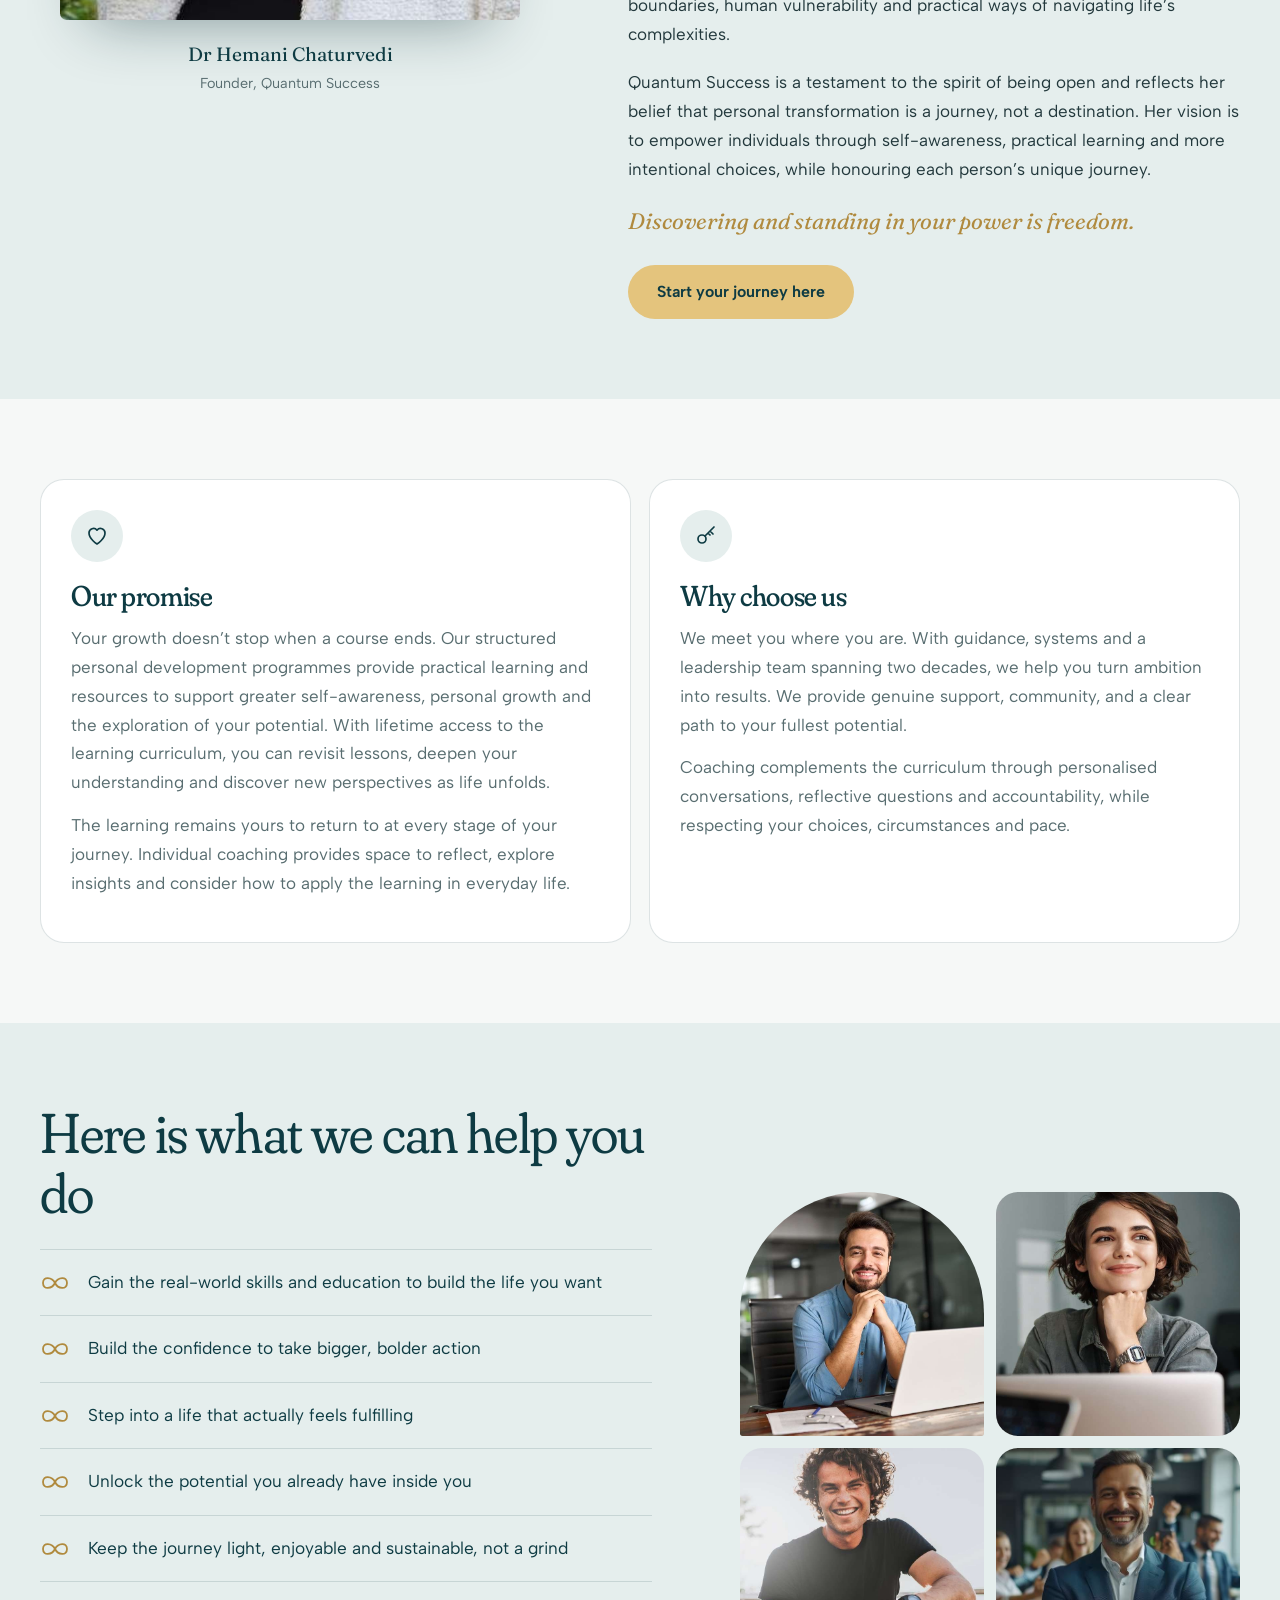
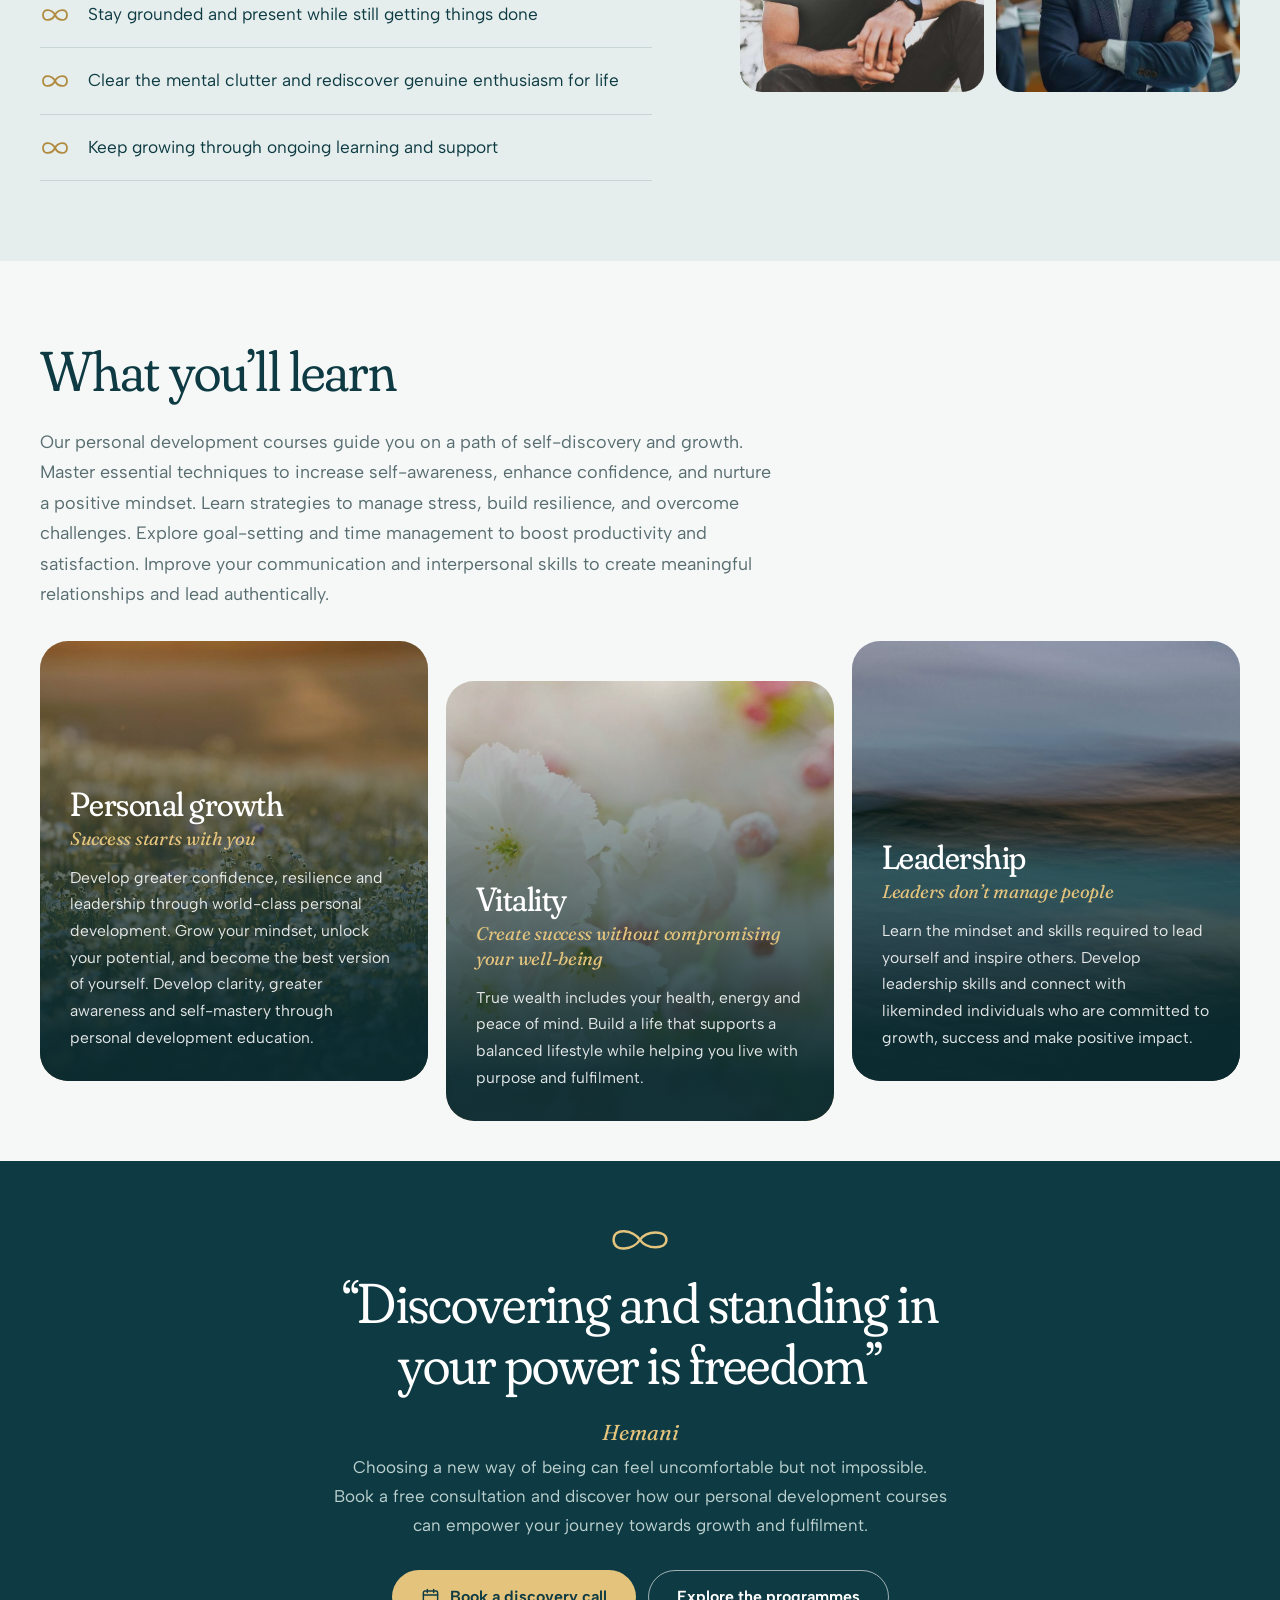
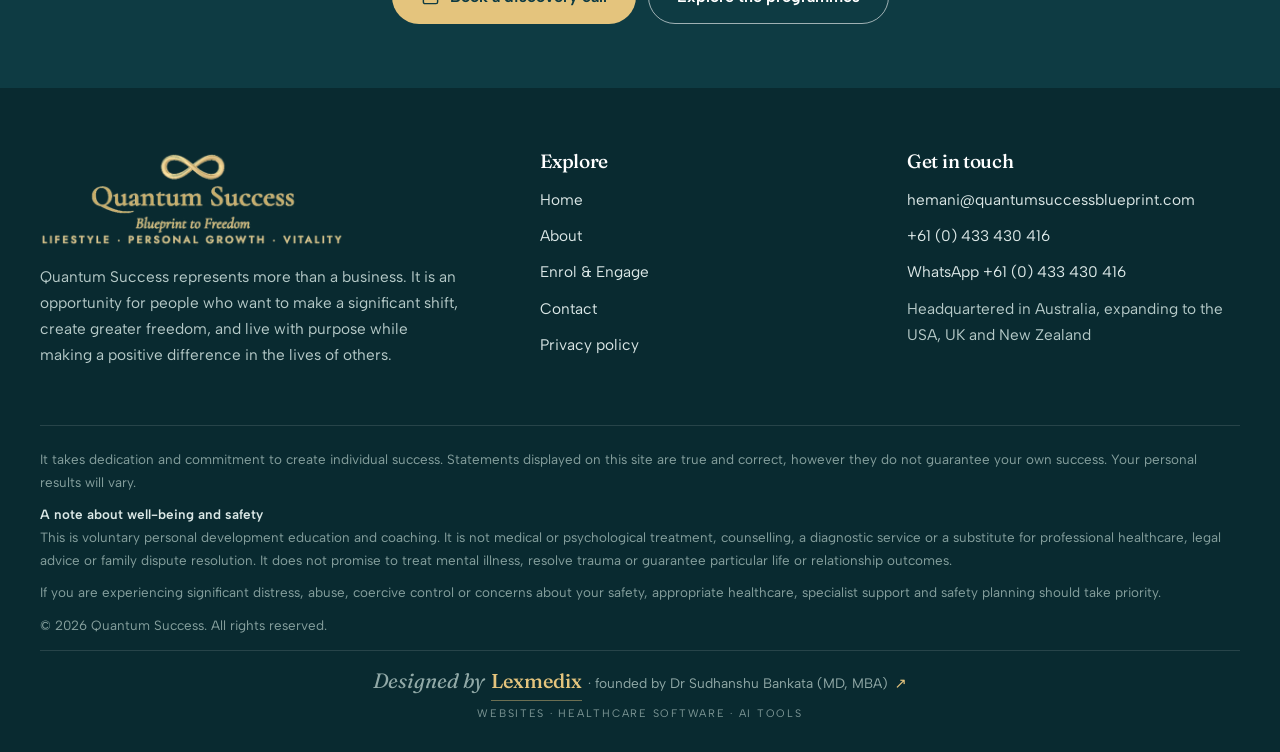
<file: about/index.html>
<!doctype html>
<html lang="en">
<head>
  <meta charset="utf-8">
  <meta name="viewport" content="width=device-width, initial-scale=1">
  <title>About Dr Hemani Chaturvedi | Quantum Success</title>
  <meta name="description" content="Quantum Success is a home for growth-minded people ready for more freedom, purpose and impact, founded by Dr Hemani Chaturvedi.">
  <meta name="theme-color" content="#0e3b43">
  <meta property="og:type" content="website">
  <meta property="og:site_name" content="Quantum Success — Blueprint to Freedom">
  <meta property="og:title" content="About Dr Hemani Chaturvedi | Quantum Success">
  <meta property="og:description" content="Quantum Success is a home for growth-minded people ready for more freedom, purpose and impact, founded by Dr Hemani Chaturvedi.">
  <meta property="og:image" content="https://www.quantumsuccessblueprint.com/assets/img/og-image.jpg">
  <meta property="og:url" content="https://www.quantumsuccessblueprint.com/about/">
  <meta name="twitter:card" content="summary_large_image">
  <link rel="canonical" href="https://www.quantumsuccessblueprint.com/about/">
  <link rel="icon" type="image/png" href="../assets/img/favicon.png">
  <link rel="apple-touch-icon" href="../assets/img/apple-touch-icon.png">
  <link rel="preconnect" href="https://fonts.googleapis.com">
  <link rel="preconnect" href="https://fonts.gstatic.com" crossorigin>
  <link rel="stylesheet" href="https://fonts.googleapis.com/css2?family=Albert+Sans:wght@400;500;600;700&family=Fraunces:ital,opsz,wght,SOFT@0,9..144,300..600,100;1,9..144,300..500,100&display=swap">
  <link rel="stylesheet" href="../assets/css/site.css?v=c810a26d">
  <script type="application/ld+json">{"@context":"https://schema.org","@graph":[{"@type":"WebSite","@id":"https://www.quantumsuccessblueprint.com/#website","url":"https://www.quantumsuccessblueprint.com/","name":"Quantum Success, Blueprint to Freedom","publisher":{"@id":"https://www.quantumsuccessblueprint.com/#org"},"inLanguage":"en-AU"},{"@type":"Organization","@id":"https://www.quantumsuccessblueprint.com/#org","name":"Quantum Success","alternateName":["Blueprint to Freedom","Quantum Success, Blueprint to Freedom"],"url":"https://www.quantumsuccessblueprint.com/","logo":"https://www.quantumsuccessblueprint.com/assets/img/logo.png","image":"https://www.quantumsuccessblueprint.com/assets/img/og-image.jpg","email":"hemani@quantumsuccessblueprint.com","telephone":"+61433430416","foundingDate":"2026","address":{"@type":"PostalAddress","addressCountry":"AU"},"founder":{"@id":"https://www.quantumsuccessblueprint.com/#hemani"},"description":"Online personal development education and individual coaching: lifestyle, personal growth, vitality and leadership.","sameAs":["https://www.linkedin.com/company/blueprintofreedom/","https://www.instagram.com/quantumsuccess.btf/","https://www.facebook.com/profile.php?id=61591704637670"]},{"@type":"Person","@id":"https://www.quantumsuccessblueprint.com/#hemani","name":"Dr Hemani Chaturvedi","honorificPrefix":"Dr","jobTitle":"Founder, Quantum Success","worksFor":{"@id":"https://www.quantumsuccessblueprint.com/#org"},"image":"https://www.quantumsuccessblueprint.com/assets/img/hemani.jpg","url":"https://www.quantumsuccessblueprint.com/about/","description":"Dr Chaturvedi brings close to three decades of professional experience spanning medicine, business consulting, technology, governance, risk, resilience and personal transformation. Her work today embraces trauma-informed spiritual care and chaplaincy, personal development and leadership coaching, and philanthropy.","knowsAbout":["Personal development","Leadership coaching","Spiritual care","Chaplaincy","Governance and risk"],"sameAs":["https://www.linkedin.com/in/drhemanichaturvedi/"]},{"@type":"AboutPage","@id":"https://www.quantumsuccessblueprint.com/about/#page","url":"https://www.quantumsuccessblueprint.com/about/","name":"About Dr Hemani Chaturvedi | Quantum Success","isPartOf":{"@id":"https://www.quantumsuccessblueprint.com/#website"},"about":{"@id":"https://www.quantumsuccessblueprint.com/#org"},"dateModified":"2026-11-19","inLanguage":"en-AU"},{"@type":"BreadcrumbList","@id":"https://www.quantumsuccessblueprint.com/about/#breadcrumb","itemListElement":[{"@type":"ListItem","position":1,"name":"Home","item":"https://www.quantumsuccessblueprint.com/"},{"@type":"ListItem","position":2,"name":"About","item":"https://www.quantumsuccessblueprint.com/about/"}]}]}</script>
</head>
<body>
<a class="skip" href="#main">Skip to content</a>
<div class="progress" aria-hidden="true"></div>
<!-- SECTION: ANNOUNCEMENT + HEADER (duplicated on all 4 pages — change one, change all) -->
<div class="topbar">&ldquo;Life is a choice. A new way of being is challenging but not impossible.&rdquo; &ndash; Dr Hemani Chaturvedi</div>
<header class="site-header">
  <div class="wrap bar">
    <a class="brand" href="../" aria-label="Quantum Success home"><img src="../assets/img/logo.webp" alt="Quantum Success, Blueprint to Freedom" width="414" height="131"></a>
    <button class="nav-toggle" aria-expanded="false" aria-controls="site-nav"><svg viewBox="0 0 24 24" fill="none" stroke="currentColor" stroke-width="2" stroke-linecap="round"><path d="M4 7h16M4 12h16M4 17h10"/></svg><span class="sr-only">Open menu</span></button>
    <nav class="nav" id="site-nav" aria-label="Main">
      <a href="../">Home</a><a href="../about/" aria-current="page">About</a><a href="../choose-your-blueprint/">Enrol &amp; Engage</a><a href="../videos/">Videos</a><a href="../contact-us/">Contact</a>
      <a class="btn btn-deep" href="https://calendly.com/chaturvedihemani/engage-plan-act" target="_blank" rel="noopener">Check Availability</a>
    </nav>
  </div>
</header>

<main id="main">
<section class="phero">
  <div class="wrap">
    <div><h1>About us</h1><p class="lede">Quantum Success is a home for growth-minded people ready for more &ndash; more freedom, more purpose, more impact. At Quantum Success, we believe every individual possesses the potential to create a meaningful and prosperous life.</p><p class="lede">Life can be challenging. Sometimes, we know what to do&hellip; yet still feel stuck. Through personal development online education, coaching and self-reflection, can help to develop and increase self-awareness.</p><p class="lede">We hope that it will equip people in life wherever they are, work, life, transition, relationships and especially prepare young adults for life by gaining the confidence to overcome self-limiting beliefs and learning new life skills with greater awareness and personal responsibility.</p></div>
    <div class="gwrap"><div class="arch"><img src="../assets/img/bg-golden-field.webp" alt="A field of white flowers in golden sunset light" width="1800" height="1200"></div></div>
  </div>
</section>

<!-- SECTION: FOUNDER QUOTE -->
<section class="section foam" id="founder">
  <div class="wrap split meet-split">
    <figure class="framed" style="margin-top:0"><img src="../assets/img/hemani.jpg" alt="Dr Hemani Chaturvedi, founder of Quantum Success" width="606" height="600"><figcaption>Dr Hemani Chaturvedi<small>Founder, Quantum Success</small></figcaption></figure>
    <div>
      <h2 class="meet">Meet Dr Hemani Chaturvedi</h2>
      <p class="meet-role">Founder | Quantum Success &ndash; Blueprint to Freedom</p>
      <blockquote class="pull">“Self-awareness is the beginning of empowerment. It’s the foundation of every meaningful transformation. The moment you choose to understand yourself instead of judging, everything begins to change.”<cite>Dr Hemani Chaturvedi</cite></blockquote>
      <p>Dr Chaturvedi brings close to three decades of professional experience spanning medicine, business consulting, technology, governance, risk, resilience and personal transformation.</p>
      <p>Her work today embraces trauma-informed spiritual care and chaplaincy, personal development and leadership coaching, and philanthropy. Her understanding of human vulnerability is informed by professional and lived experiences across complex biopsychosocial, cultural, family and institutional systems.</p>
      <p>A writer currently working on her debut book, she explores professional boundaries, human vulnerability and practical ways of navigating life’s complexities.</p>
      <p>Quantum Success is a testament to the spirit of being open and reflects her belief that personal transformation is a journey, not a destination. Her vision is to empower individuals through self-awareness, practical learning and more intentional choices, while honouring each person’s unique journey.</p>
      <p style="font-family:var(--display);font-size:1.4rem;font-style:italic;color:var(--gold)">Discovering and standing in your power is freedom.</p>
      <a class="btn btn-deep" href="../choose-your-blueprint/">Start your journey here</a>
    </div>
  </div>
</section>

<!-- SECTION: PROMISE + WHY -->
<section class="section">
  <div class="wrap feat two">
    <div class="fcard"><div class="ic"><svg viewBox="0 0 24 24" fill="none" stroke="currentColor" stroke-width="1.7" stroke-linecap="round" stroke-linejoin="round"><path d="M12 20s-8-5-8-11a4.5 4.5 0 018-2.8A4.5 4.5 0 0120 9c0 6-8 11-8 11z"/></svg></div><h3>Our promise</h3><p>Your growth doesn’t stop when a course ends. Our structured personal development programmes provide practical learning and resources to support greater self-awareness, personal growth and the exploration of your potential. With lifetime access to the learning curriculum, you can revisit lessons, deepen your understanding and discover new perspectives as life unfolds.</p><p>The learning remains yours to return to at every stage of your journey. Individual coaching provides space to reflect, explore insights and consider how to apply the learning in everyday life.</p></div>
    <div class="fcard"><div class="ic"><svg viewBox="0 0 24 24" fill="none" stroke="currentColor" stroke-width="1.7" stroke-linecap="round" stroke-linejoin="round"><circle cx="8" cy="15" r="4"/><path d="M11 12l9-9M16 7l3 3M14 9l2 2"/></svg></div><h3>Why choose us</h3><p>We meet you where you are. With guidance, systems and a leadership team spanning two decades, we help you turn ambition into results. We provide genuine support, community, and a clear path to your fullest potential.</p><p>Coaching complements the curriculum through personalised conversations, reflective questions and accountability, while respecting your choices, circumstances and pace.</p></div>
  </div>
</section>

<!-- SECTION: WHAT WE CAN HELP YOU DO -->
<section class="section foam">
  <div class="wrap split rev">
    <div class="photos">
      <img src="../assets/img/guy-laptop.jpg" alt="A smiling man at his laptop" width="840" height="750" loading="lazy">
      <img src="../assets/img/woman-thinking.jpg" alt="A woman smiling thoughtfully" width="723" height="834" loading="lazy">
      <img src="../assets/img/guy-smile.jpg" alt="A relaxed, smiling man" width="735" height="834" loading="lazy">
      <img src="../assets/img/team.jpg" alt="A confident leader with his team" width="879" height="540" loading="lazy">
    </div>
    <div><h2>Here is what we can help you do</h2><ul class="help" style="grid-template-columns:1fr"><li><svg viewBox="0 0 30 16" fill="none" stroke="currentColor" stroke-width="1.8" stroke-linecap="round" aria-hidden="true"><path d="M15 8C12 2 3 1 3 8s9 6 12 0 12-7 12 0-9 6-12 0z"/></svg><span>Gain the real-world skills and education to build the life you want</span></li><li><svg viewBox="0 0 30 16" fill="none" stroke="currentColor" stroke-width="1.8" stroke-linecap="round" aria-hidden="true"><path d="M15 8C12 2 3 1 3 8s9 6 12 0 12-7 12 0-9 6-12 0z"/></svg><span>Build the confidence to take bigger, bolder action</span></li><li><svg viewBox="0 0 30 16" fill="none" stroke="currentColor" stroke-width="1.8" stroke-linecap="round" aria-hidden="true"><path d="M15 8C12 2 3 1 3 8s9 6 12 0 12-7 12 0-9 6-12 0z"/></svg><span>Step into a life that actually feels fulfilling</span></li><li><svg viewBox="0 0 30 16" fill="none" stroke="currentColor" stroke-width="1.8" stroke-linecap="round" aria-hidden="true"><path d="M15 8C12 2 3 1 3 8s9 6 12 0 12-7 12 0-9 6-12 0z"/></svg><span>Unlock the potential you already have inside you</span></li><li><svg viewBox="0 0 30 16" fill="none" stroke="currentColor" stroke-width="1.8" stroke-linecap="round" aria-hidden="true"><path d="M15 8C12 2 3 1 3 8s9 6 12 0 12-7 12 0-9 6-12 0z"/></svg><span>Keep the journey light, enjoyable and sustainable, not a grind</span></li><li><svg viewBox="0 0 30 16" fill="none" stroke="currentColor" stroke-width="1.8" stroke-linecap="round" aria-hidden="true"><path d="M15 8C12 2 3 1 3 8s9 6 12 0 12-7 12 0-9 6-12 0z"/></svg><span>Stay grounded and present while still getting things done</span></li><li><svg viewBox="0 0 30 16" fill="none" stroke="currentColor" stroke-width="1.8" stroke-linecap="round" aria-hidden="true"><path d="M15 8C12 2 3 1 3 8s9 6 12 0 12-7 12 0-9 6-12 0z"/></svg><span>Clear the mental clutter and rediscover genuine enthusiasm for life</span></li><li><svg viewBox="0 0 30 16" fill="none" stroke="currentColor" stroke-width="1.8" stroke-linecap="round" aria-hidden="true"><path d="M15 8C12 2 3 1 3 8s9 6 12 0 12-7 12 0-9 6-12 0z"/></svg><span>Keep growing through ongoing learning and support</span></li></ul></div>
  </div>
</section>

<!-- SECTION: WHAT YOU'LL LEARN + THREE PILLARS -->
<section class="section">
  <div class="wrap">
    <div class="head"><h2>What you’ll learn</h2>
    <p>Our personal development courses guide you on a path of self-discovery and growth. Master essential techniques to increase self-awareness, enhance confidence, and nurture a positive mindset. Learn strategies to manage stress, build resilience, and overcome challenges. Explore goal-setting and time management to boost productivity and satisfaction. Improve your communication and interpersonal skills to create meaningful relationships and lead authentically.</p></div>
    <div class="pillars">
      <article class="pillar"><div class="bg" style="background-image:url(../assets/img/bg-golden-field.jpg)"></div><div class="in"><h3>Personal growth</h3><h4>Success starts with you</h4><p>Develop greater confidence, resilience and leadership through world-class personal development. Grow your mindset, unlock your potential, and become the best version of yourself. Develop clarity, greater awareness and self-mastery through personal development education.</p></div></article>
      <article class="pillar"><div class="bg" style="background-image:url(../assets/img/bg-white-flowers.jpg)"></div><div class="in"><h3>Vitality</h3><h4>Create success without compromising your well-being</h4><p>True wealth includes your health, energy and peace of mind. Build a life that supports a balanced lifestyle while helping you live with purpose and fulfilment.</p></div></article>
      <article class="pillar"><div class="bg" style="background-image:url(../assets/img/bg-blue-water.jpg)"></div><div class="in"><h3>Leadership</h3><h4>Leaders don’t manage people</h4><p>Learn the mindset and skills required to lead yourself and inspire others. Develop leadership skills and connect with likeminded individuals who are committed to growth, success and make positive impact.</p></div></article>
    </div>
  </div>
</section>
<section class="closing"><div class="wrap"><svg class="loop-mark" viewBox="0 0 80 36" fill="none" stroke="currentColor" stroke-width="3" stroke-linecap="round" aria-hidden="true"><path d="M40 18C32 6 8 2 8 18s24 12 32 0c8-12 32-12 32 0S48 30 40 18z"/></svg><h2>&ldquo;Discovering and standing in your power is freedom&rdquo;</h2><p class="sign sign-r">Hemani</p><p>Choosing a new way of being can feel uncomfortable but not impossible. Book a free consultation and discover how our personal development courses can empower your journey towards growth and fulfilment.</p><div class="cta-row"><a class="btn btn-sun" href="https://calendly.com/chaturvedihemani/initial-discovery-call-with-hemani" target="_blank" rel="noopener"><svg viewBox="0 0 24 24" fill="none" stroke="currentColor" stroke-width="1.8" stroke-linecap="round" stroke-linejoin="round"><rect x="3" y="5" width="18" height="16" rx="2"/><path d="M8 3v4M16 3v4M3 10h18"/></svg> Book a discovery call</a><a class="btn btn-light" href="../choose-your-blueprint/">Explore the programmes</a></div></div></section>
</main>
<!-- SECTION: FOOTER (duplicated on all 4 pages — change one, change all) -->
<footer class="site-footer">
  <div class="wrap">
    <div class="fgrid">
      <div>
        <img class="flogo" src="../assets/img/logo-light.webp" alt="Quantum Success, Blueprint to Freedom" width="414" height="131">
        <p style="max-width:42ch">Quantum Success represents more than a business. It is an opportunity for people who want to make a significant shift, create greater freedom, and live with purpose while making a positive difference in the lives of others.</p>
      </div>
      <div>
        <h2>Explore</h2>
        <ul>
          <li><a href="../">Home</a></li>
          <li><a href="../about/">About</a></li>
          <li><a href="../choose-your-blueprint/">Enrol &amp; Engage</a></li>
          <li><a href="../contact-us/">Contact</a></li>
          <li><a href="../privacy-policy/">Privacy policy</a></li>
        </ul>
      </div>
      <div>
        <h2>Get in touch</h2>
        <ul>
          <li><a href="mailto:hemani@quantumsuccessblueprint.com">hemani@quantumsuccessblueprint.com</a></li>
          <li><a href="tel:+61433430416">+61 (0) 433 430 416</a></li>
          <li><a href="https://wa.me/61433430416" rel="noopener">WhatsApp +61 (0) 433 430 416</a></li>
          <li>Headquartered in Australia, expanding to the USA, UK and New Zealand</li>
        </ul>
      </div>
    </div>
    <div class="fine">
      <p>It takes dedication and commitment to create individual success. Statements displayed on this site are true and correct, however they do not guarantee your own success. Your personal results will vary.</p>
      <p><strong>A note about well-being and safety</strong><br>This is voluntary personal development education and coaching. It is not medical or psychological treatment, counselling, a diagnostic service or a substitute for professional healthcare, legal advice or family dispute resolution. It does not promise to treat mental illness, resolve trauma or guarantee particular life or relationship outcomes.</p>
      <p>If you are experiencing significant distress, abuse, coercive control or concerns about your safety, appropriate healthcare, specialist support and safety planning should take priority.</p>
      <p>&copy; <span data-year>2026</span> Quantum Success. All rights reserved.</p>
    </div>
  <div class="made-by"><a class="mb" href="https://lexmedix.in/services/" target="_blank" rel="noopener"><span class="mb-main"><span class="mb-pre">Designed by</span> <span class="mb-name">Lexmedix</span> <span class="mb-cred"><span class="mb-dot" aria-hidden="true">&middot; </span><span class="mb-sr">, </span>founded by Dr Sudhanshu Bankata (MD, MBA)</span><span class="mb-arrow" aria-hidden="true">&#8599;</span></span><span class="mb-sr">, </span><span class="mb-sub">Websites &middot; Healthcare software &middot; AI tools</span><span class="mb-sr"> (opens in a new tab)</span></a></div>
</div>
</footer>
<a class="wa" href="https://wa.me/61433430416" rel="noopener" aria-label="Chat on WhatsApp"><svg viewBox="0 0 32 32" fill="currentColor"><path d="M16 3C8.8 3 3 8.8 3 16c0 2.3.6 4.5 1.7 6.4L3 29l6.8-1.8A13 13 0 0016 29c7.2 0 13-5.8 13-13S23.2 3 16 3zm0 23.7c-2 0-3.9-.6-5.5-1.6l-.4-.2-4 1 1.1-3.9-.3-.4A10.7 10.7 0 1116 26.7zm5.9-8c-.3-.2-1.9-.9-2.2-1s-.5-.2-.7.2-.8 1-1 1.2-.4.2-.7.1a8.7 8.7 0 01-4.3-3.8c-.3-.6.3-.5.9-1.7.1-.2 0-.4 0-.5l-1-2.3c-.2-.6-.5-.5-.7-.5h-.6c-.2 0-.6.1-.9.4s-1.2 1.2-1.2 2.9 1.2 3.4 1.4 3.6c.2.2 2.4 3.7 5.9 5.2 2.2.9 3 1 4.1.8.7-.1 1.9-.8 2.2-1.5s.3-1.4.2-1.5-.3-.2-.6-.4z"/></svg><span>WhatsApp</span></a>
<button class="to-top" aria-label="Back to top"><svg viewBox="0 0 24 24" fill="none" stroke="currentColor" stroke-width="2" stroke-linecap="round" stroke-linejoin="round"><path d="M12 19V5M5 12l7-7 7 7"/></svg></button>
<script src="../assets/js/site.js" defer></script>
</body>
</html>
</file>
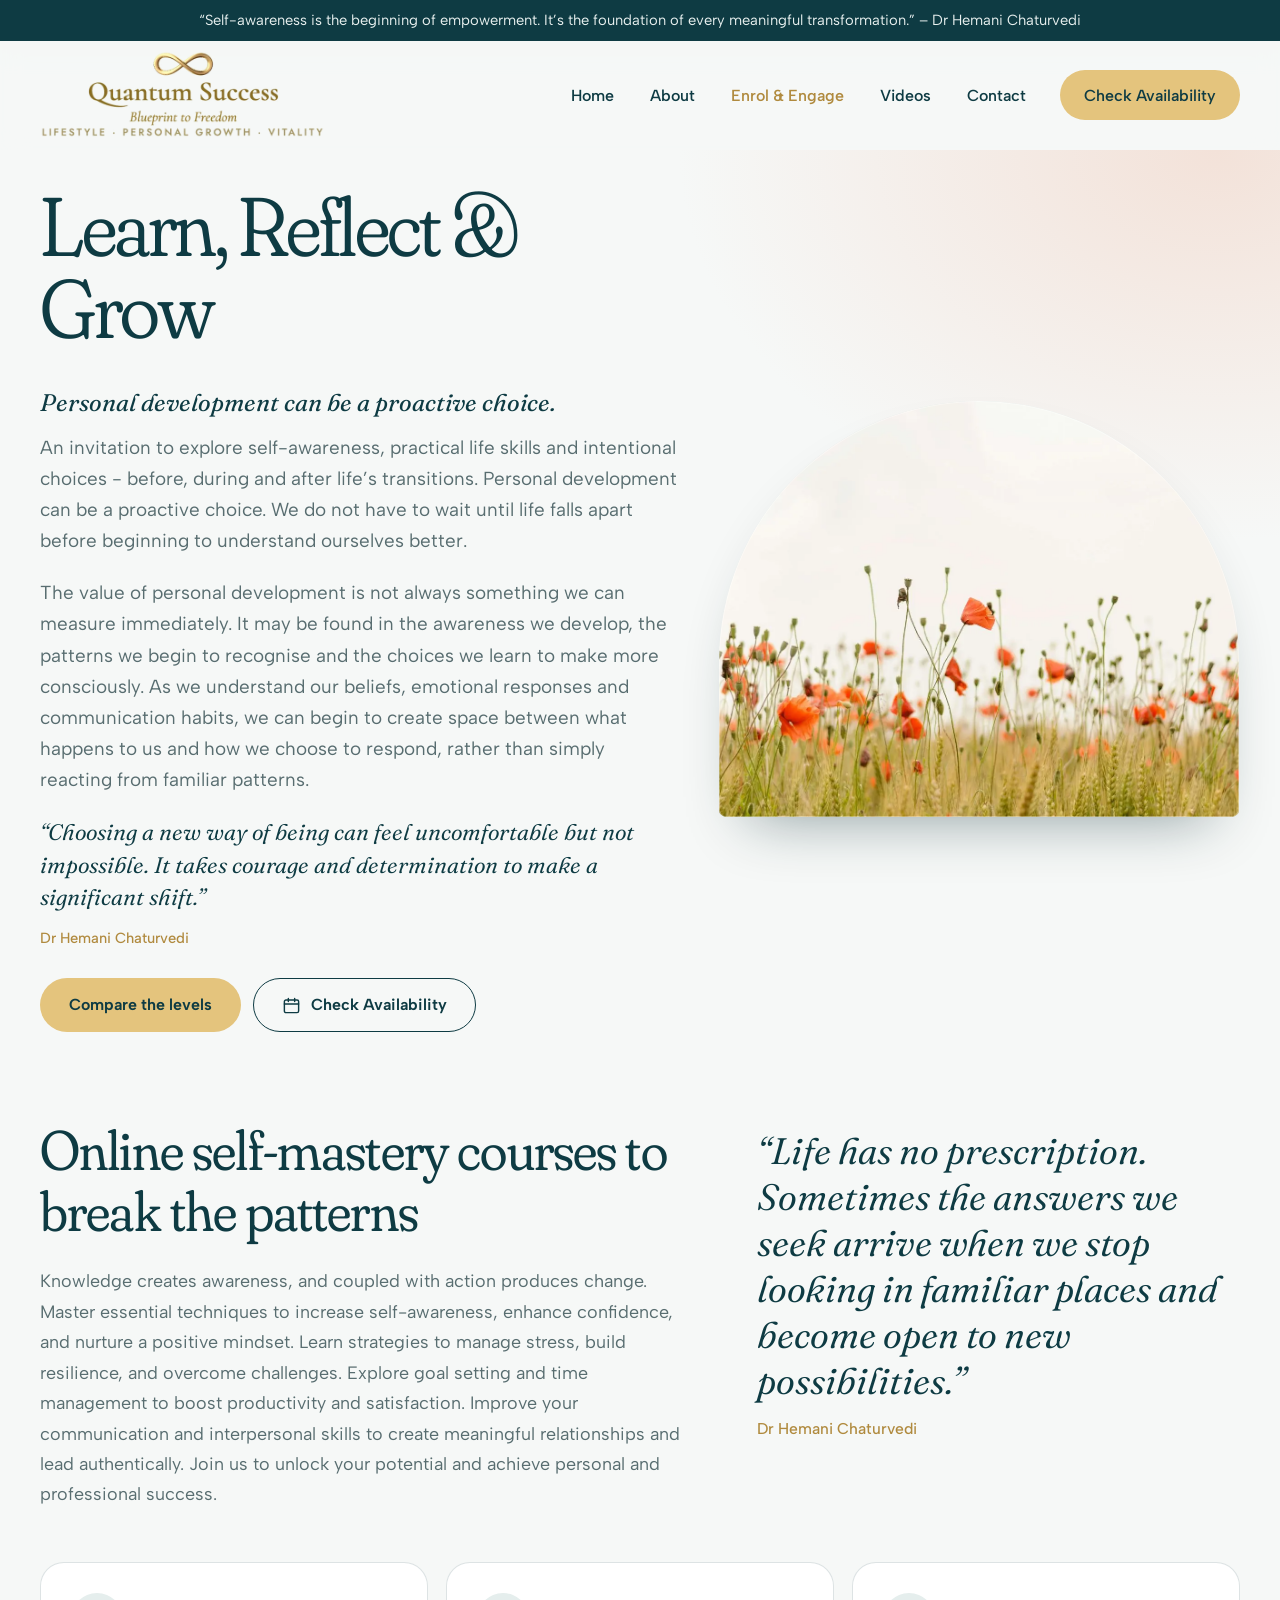
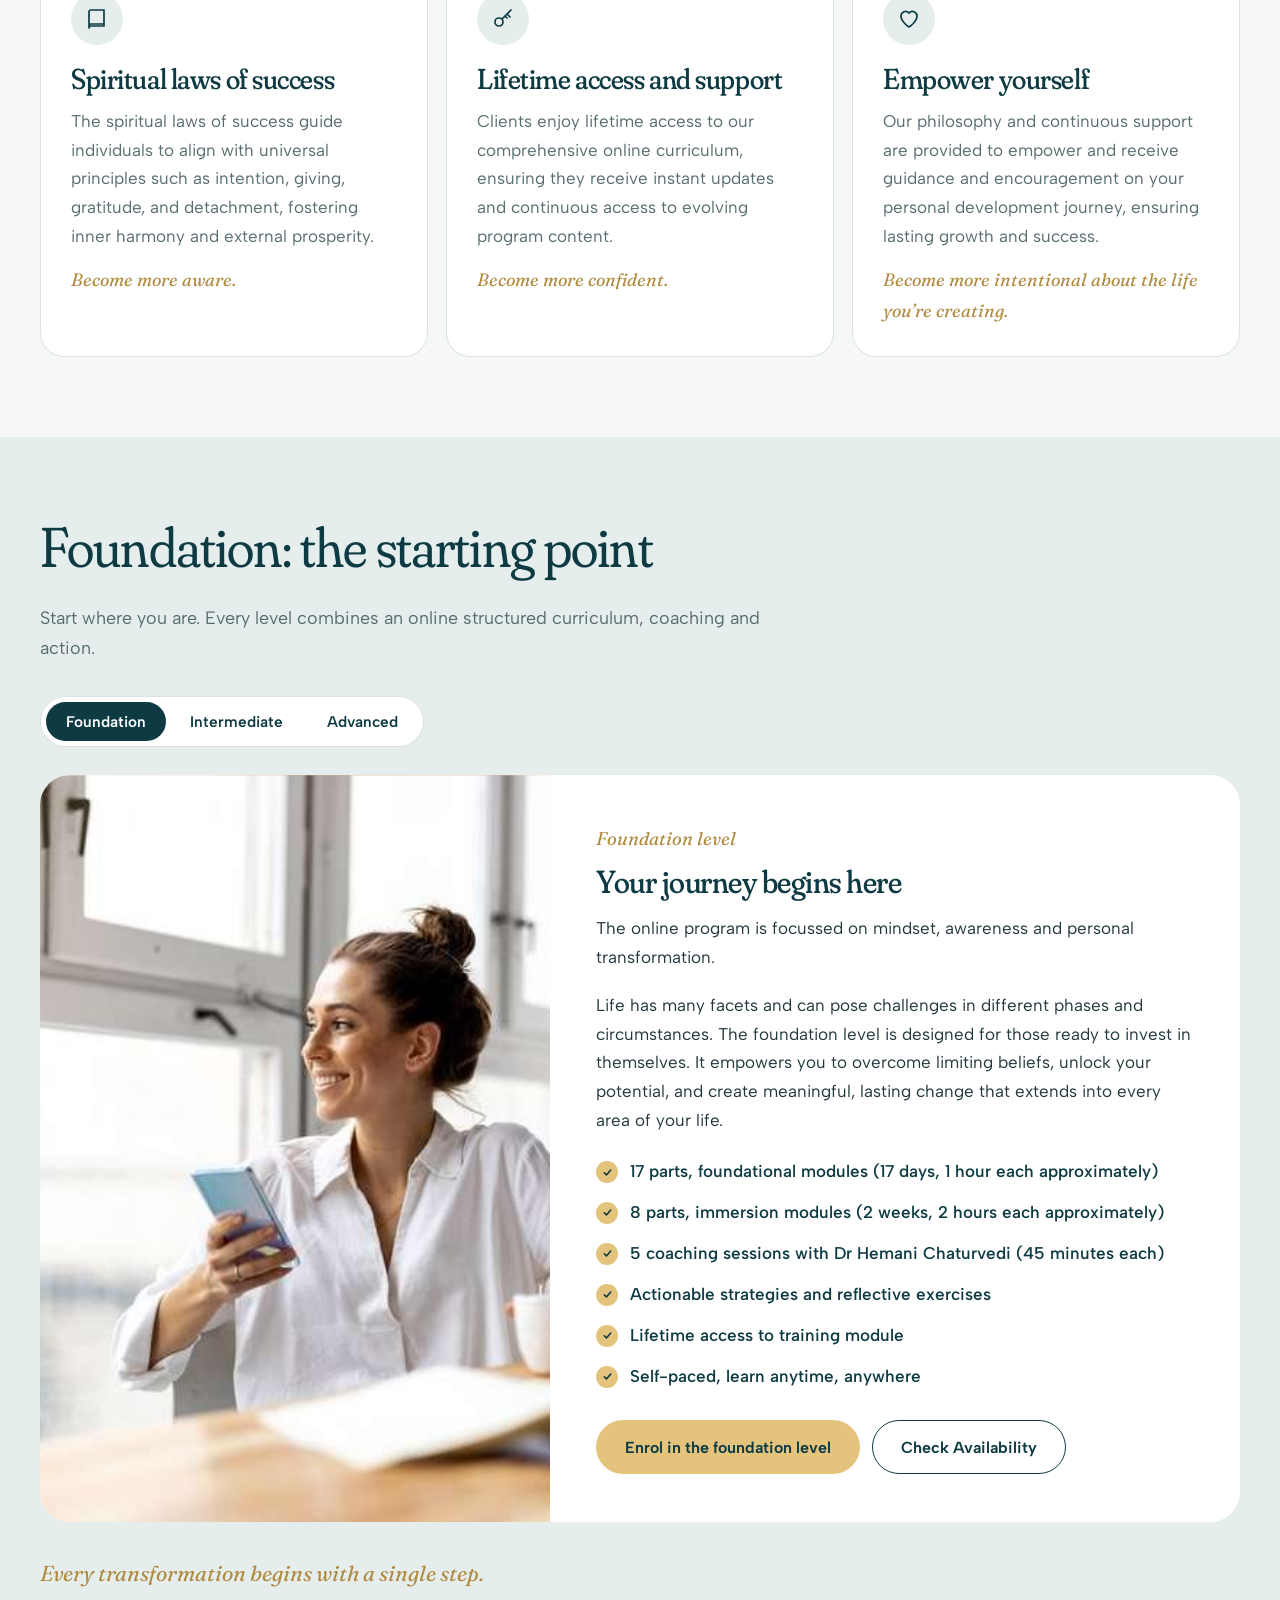
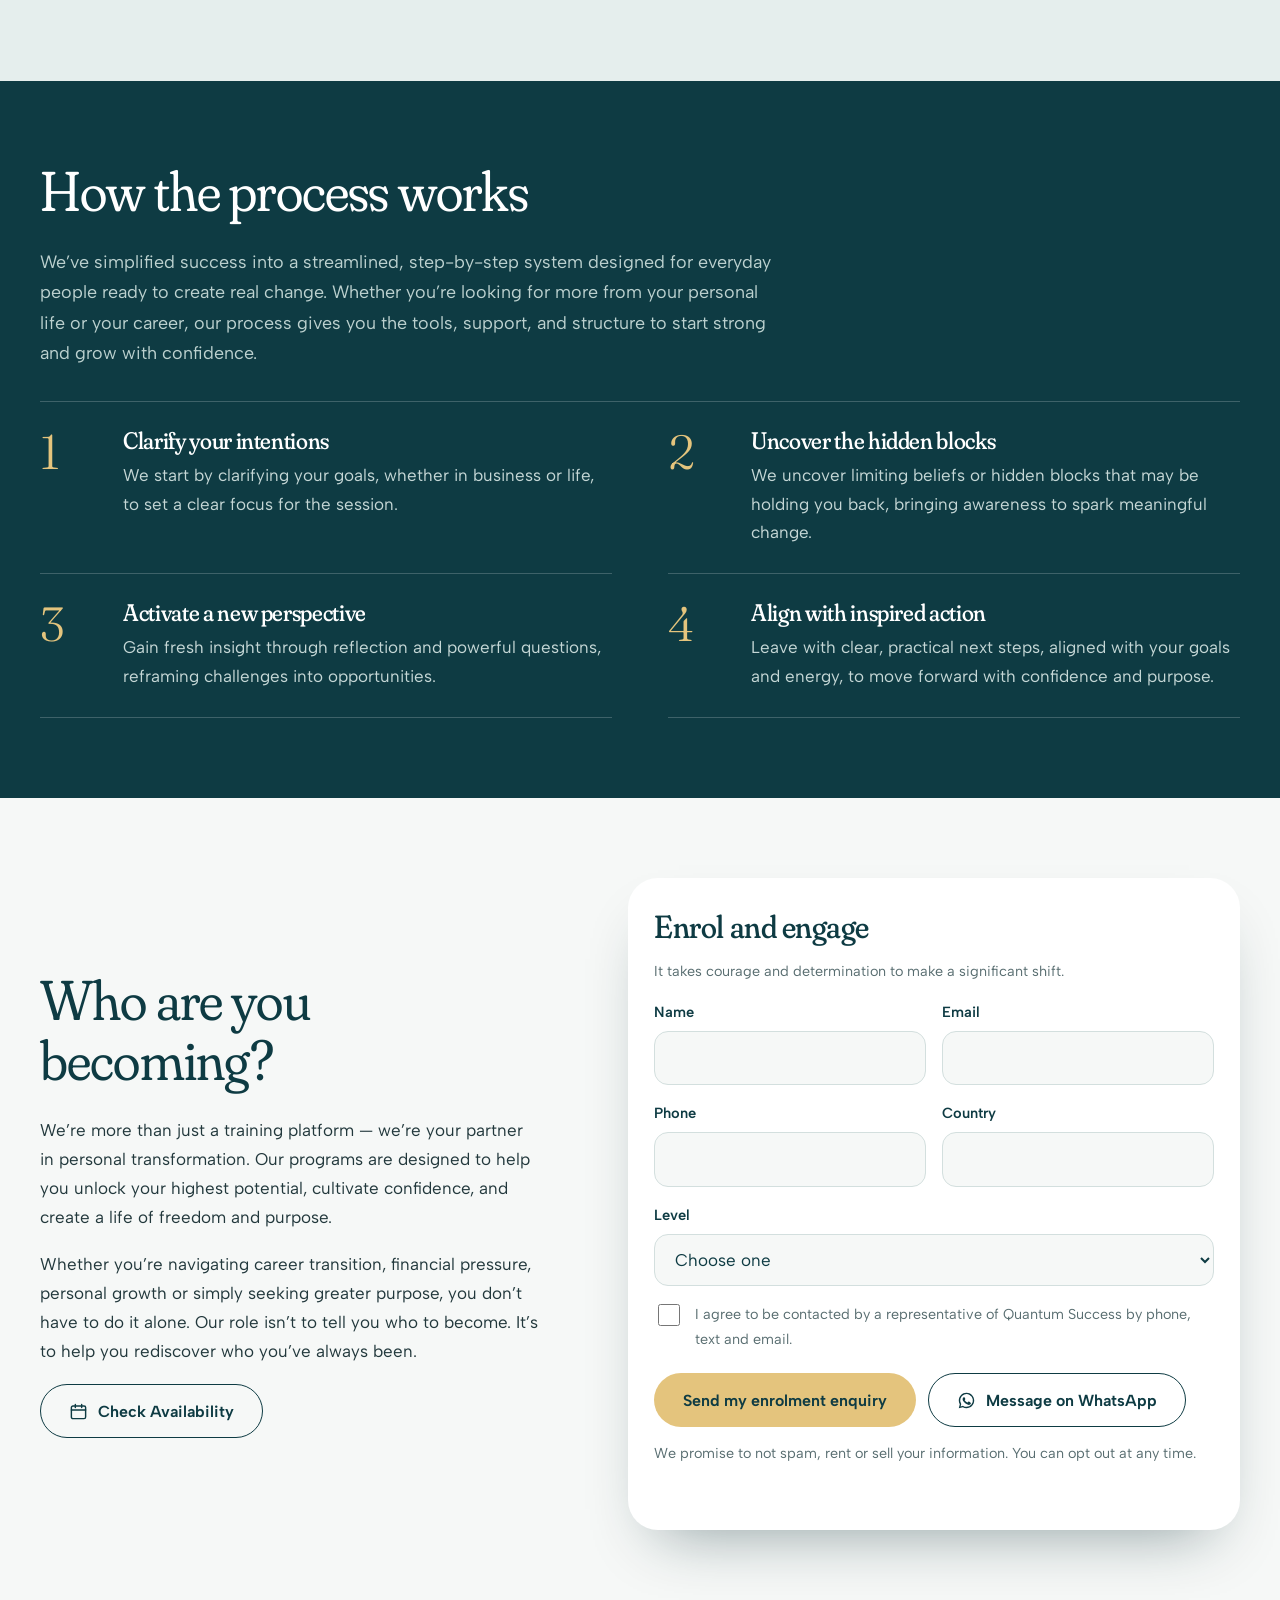
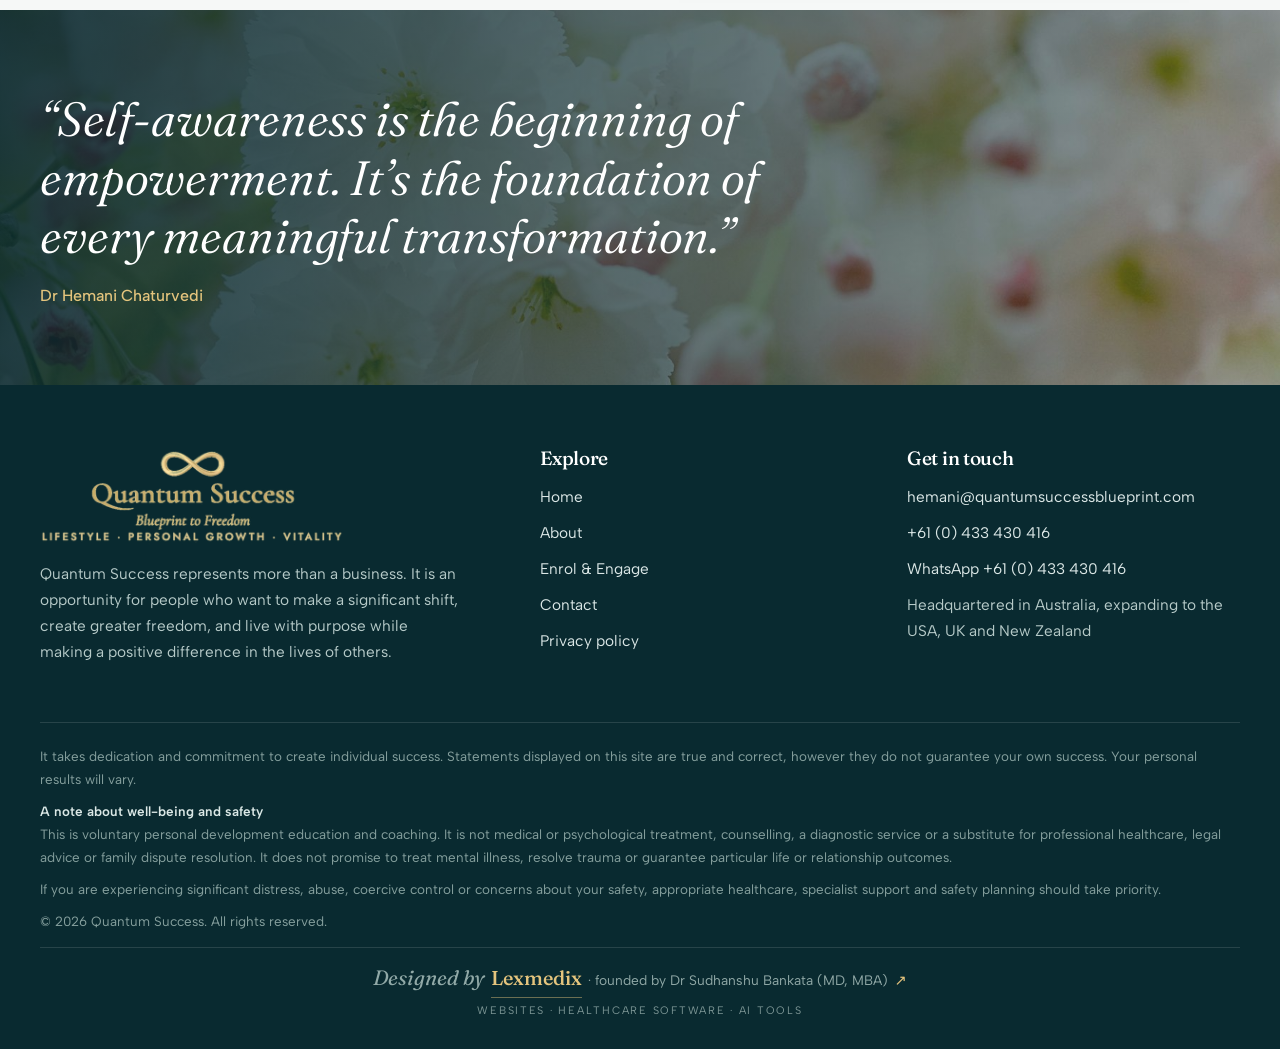
<file: choose-your-blueprint/index.html>
<!doctype html>
<html lang="en">
<head>
  <meta charset="utf-8">
  <meta name="viewport" content="width=device-width, initial-scale=1">
  <title>Enrol and engage | Quantum Success, Blueprint to Freedom</title>
  <meta name="description" content="Online structured curriculum, coaching and action. Explore the Foundation, Intermediate and Advanced levels of the Quantum Success personal development programme.">
  <meta name="theme-color" content="#0e3b43">
  <meta property="og:type" content="website">
  <meta property="og:site_name" content="Quantum Success — Blueprint to Freedom">
  <meta property="og:title" content="Enrol and engage | Quantum Success, Blueprint to Freedom">
  <meta property="og:description" content="Online structured curriculum, coaching and action. Explore the Foundation, Intermediate and Advanced levels of the Quantum Success personal development programme.">
  <meta property="og:image" content="https://www.quantumsuccessblueprint.com/assets/img/og-image.jpg">
  <meta property="og:url" content="https://www.quantumsuccessblueprint.com/choose-your-blueprint/">
  <meta name="twitter:card" content="summary_large_image">
  <link rel="canonical" href="https://www.quantumsuccessblueprint.com/choose-your-blueprint/">
  <link rel="icon" type="image/png" href="../assets/img/favicon.png">
  <link rel="apple-touch-icon" href="../assets/img/apple-touch-icon.png">
  <link rel="preconnect" href="https://fonts.googleapis.com">
  <link rel="preconnect" href="https://fonts.gstatic.com" crossorigin>
  <link rel="stylesheet" href="https://fonts.googleapis.com/css2?family=Albert+Sans:wght@400;500;600;700&family=Fraunces:ital,opsz,wght,SOFT@0,9..144,300..600,100;1,9..144,300..500,100&display=swap">
  <link rel="stylesheet" href="../assets/css/site.css?v=c810a26d">
  <script type="application/ld+json">{"@context":"https://schema.org","@graph":[{"@type":"WebSite","@id":"https://www.quantumsuccessblueprint.com/#website","url":"https://www.quantumsuccessblueprint.com/","name":"Quantum Success, Blueprint to Freedom","publisher":{"@id":"https://www.quantumsuccessblueprint.com/#org"},"inLanguage":"en-AU"},{"@type":"Organization","@id":"https://www.quantumsuccessblueprint.com/#org","name":"Quantum Success","alternateName":["Blueprint to Freedom","Quantum Success, Blueprint to Freedom"],"url":"https://www.quantumsuccessblueprint.com/","logo":"https://www.quantumsuccessblueprint.com/assets/img/logo.png","image":"https://www.quantumsuccessblueprint.com/assets/img/og-image.jpg","email":"hemani@quantumsuccessblueprint.com","telephone":"+61433430416","foundingDate":"2026","address":{"@type":"PostalAddress","addressCountry":"AU"},"founder":{"@id":"https://www.quantumsuccessblueprint.com/#hemani"},"description":"Online personal development education and individual coaching: lifestyle, personal growth, vitality and leadership.","sameAs":["https://www.linkedin.com/company/blueprintofreedom/","https://www.instagram.com/quantumsuccess.btf/","https://www.facebook.com/profile.php?id=61591704637670"]},{"@type":"Person","@id":"https://www.quantumsuccessblueprint.com/#hemani","name":"Dr Hemani Chaturvedi","honorificPrefix":"Dr","jobTitle":"Founder, Quantum Success","worksFor":{"@id":"https://www.quantumsuccessblueprint.com/#org"},"image":"https://www.quantumsuccessblueprint.com/assets/img/hemani.jpg","url":"https://www.quantumsuccessblueprint.com/about/","description":"Dr Chaturvedi brings close to three decades of professional experience spanning medicine, business consulting, technology, governance, risk, resilience and personal transformation. Her work today embraces trauma-informed spiritual care and chaplaincy, personal development and leadership coaching, and philanthropy.","knowsAbout":["Personal development","Leadership coaching","Spiritual care","Chaplaincy","Governance and risk"],"sameAs":["https://www.linkedin.com/in/drhemanichaturvedi/"]},{"@type":"WebPage","@id":"https://www.quantumsuccessblueprint.com/choose-your-blueprint/#page","url":"https://www.quantumsuccessblueprint.com/choose-your-blueprint/","name":"Enrol and engage | Quantum Success, Blueprint to Freedom","isPartOf":{"@id":"https://www.quantumsuccessblueprint.com/#website"},"about":{"@id":"https://www.quantumsuccessblueprint.com/#org"},"dateModified":"2026-11-19","inLanguage":"en-AU"},{"@type":"Course","@id":"https://www.quantumsuccessblueprint.com/choose-your-blueprint/#foundation","name":"Quantum Success Foundation level","description":"The online program is focussed on mindset, awareness and personal transformation: 17 foundational modules, 8 immersion modules and 5 individual coaching sessions with Dr Hemani Chaturvedi, with lifetime access.","provider":{"@id":"https://www.quantumsuccessblueprint.com/#org"},"inLanguage":"en","hasCourseInstance":{"@type":"CourseInstance","courseMode":"online"}},{"@type":"Course","@id":"https://www.quantumsuccessblueprint.com/choose-your-blueprint/#intermediate","name":"Quantum Success Intermediate level","description":"An advanced program designed to move beyond the basics, for long-term growth and self-mastery, with transformational learning modules and online coaching sessions.","provider":{"@id":"https://www.quantumsuccessblueprint.com/#org"},"inLanguage":"en","hasCourseInstance":{"@type":"CourseInstance","courseMode":"online"}},{"@type":"Course","@id":"https://www.quantumsuccessblueprint.com/choose-your-blueprint/#advanced","name":"Quantum Success Advanced level","description":"Premium experiences that combine transformational learning, world-class speakers and meaningful connections, in person or online.","provider":{"@id":"https://www.quantumsuccessblueprint.com/#org"},"inLanguage":"en","hasCourseInstance":{"@type":"CourseInstance","courseMode":"blended"}},{"@type":"BreadcrumbList","@id":"https://www.quantumsuccessblueprint.com/choose-your-blueprint/#breadcrumb","itemListElement":[{"@type":"ListItem","position":1,"name":"Home","item":"https://www.quantumsuccessblueprint.com/"},{"@type":"ListItem","position":2,"name":"Enrol and engage","item":"https://www.quantumsuccessblueprint.com/choose-your-blueprint/"}]}]}</script>
</head>
<body>
<a class="skip" href="#main">Skip to content</a>
<div class="progress" aria-hidden="true"></div>
<!-- SECTION: ANNOUNCEMENT + HEADER (duplicated on all 4 pages — change one, change all) -->
<div class="topbar">&ldquo;Self-awareness is the beginning of empowerment. It&rsquo;s the foundation of every meaningful transformation.&rdquo; &ndash; Dr Hemani Chaturvedi</div>
<header class="site-header">
  <div class="wrap bar">
    <a class="brand" href="../" aria-label="Quantum Success home"><img src="../assets/img/logo.webp" alt="Quantum Success, Blueprint to Freedom" width="414" height="131"></a>
    <button class="nav-toggle" aria-expanded="false" aria-controls="site-nav"><svg viewBox="0 0 24 24" fill="none" stroke="currentColor" stroke-width="2" stroke-linecap="round"><path d="M4 7h16M4 12h16M4 17h10"/></svg><span class="sr-only">Open menu</span></button>
    <nav class="nav" id="site-nav" aria-label="Main">
      <a href="../">Home</a><a href="../about/">About</a><a href="../choose-your-blueprint/" aria-current="page">Enrol &amp; Engage</a><a href="../videos/">Videos</a><a href="../contact-us/">Contact</a>
      <a class="btn btn-deep" href="https://calendly.com/chaturvedihemani/engage-plan-act" target="_blank" rel="noopener">Check Availability</a>
    </nav>
  </div>
</header>

<main id="main">
<section class="phero">
  <div class="wrap">
    <div><h1>Learn, Reflect &amp; Grow</h1><p class="lede lede-sub"><strong>Personal development can be a proactive choice.</strong></p><p class="lede">An invitation to explore self-awareness, practical life skills and intentional choices - before, during and after life’s transitions. Personal development can be a proactive choice. We do not have to wait until life falls apart before beginning to understand ourselves better.</p><p class="lede">The value of personal development is not always something we can measure immediately. It may be found in the awareness we develop, the patterns we begin to recognise and the choices we learn to make more consciously. As we understand our beliefs, emotional responses and communication habits, we can begin to create space between what happens to us and how we choose to respond, rather than simply reacting from familiar patterns.</p><blockquote class="pull sm">“Choosing a new way of being can feel uncomfortable but not impossible. It takes courage and determination to make a significant shift.”<cite>Dr Hemani Chaturvedi</cite></blockquote><div class="cta-row"><a class="btn btn-deep" href="#levels">Compare the levels</a><a class="btn btn-line" href="https://calendly.com/chaturvedihemani/engage-plan-act" target="_blank" rel="noopener"><svg viewBox="0 0 24 24" fill="none" stroke="currentColor" stroke-width="1.8" stroke-linecap="round" stroke-linejoin="round"><rect x="3" y="5" width="18" height="16" rx="2"/><path d="M8 3v4M16 3v4M3 10h18"/></svg> Check Availability</a></div></div>
    <div class="arch"><img src="../assets/img/bg-orange-flowers.webp" alt="A meadow of orange wildflowers" width="1800" height="1200"></div>
  </div>
</section>

<section class="section" style="padding-top:40px">
  <div class="wrap">
    <div class="head intro-split"><div><h2>Online self-mastery courses to break the patterns</h2>
    <p>Knowledge creates awareness, and coupled with action produces change. Master essential techniques to increase self-awareness, enhance confidence, and nurture a positive mindset. Learn strategies to manage stress, build resilience, and overcome challenges. Explore goal setting and time management to boost productivity and satisfaction. Improve your communication and interpersonal skills to create meaningful relationships and lead authentically. Join us to unlock your potential and achieve personal and professional success.</p></div><blockquote class="pull">“Life has no prescription. Sometimes the answers we seek arrive when we stop looking in familiar places and become open to new possibilities.”<cite>Dr Hemani Chaturvedi</cite></blockquote></div>
    <div class="feat">
      <div class="fcard"><div class="ic"><svg viewBox="0 0 24 24" fill="none" stroke="currentColor" stroke-width="1.7" stroke-linecap="round" stroke-linejoin="round"><path d="M4 5a2 2 0 012-2h13v16H6a2 2 0 00-2 2V5zM4 19a2 2 0 012-2h13"/></svg></div><h3>Spiritual laws of success</h3><p>The spiritual laws of success guide individuals to align with universal principles such as intention, giving, gratitude, and detachment, fostering inner harmony and external prosperity.</p><span class="tick">Become more aware.</span></div>
      <div class="fcard"><div class="ic"><svg viewBox="0 0 24 24" fill="none" stroke="currentColor" stroke-width="1.7" stroke-linecap="round" stroke-linejoin="round"><circle cx="8" cy="15" r="4"/><path d="M11 12l9-9M16 7l3 3M14 9l2 2"/></svg></div><h3>Lifetime access and support</h3><p>Clients enjoy lifetime access to our comprehensive online curriculum, ensuring they receive instant updates and continuous access to evolving program content.</p><span class="tick">Become more confident.</span></div>
      <div class="fcard"><div class="ic"><svg viewBox="0 0 24 24" fill="none" stroke="currentColor" stroke-width="1.7" stroke-linecap="round" stroke-linejoin="round"><path d="M12 20s-8-5-8-11a4.5 4.5 0 018-2.8A4.5 4.5 0 0120 9c0 6-8 11-8 11z"/></svg></div><h3>Empower yourself</h3><p>Our philosophy and continuous support are provided to empower and receive guidance and encouragement on your personal development journey, ensuring lasting growth and success.</p><span class="tick">Become more intentional about the life you’re creating.</span></div>
    </div>
  </div>
</section>

<!-- SECTION: LEVELS (tabs). Add a bullet: copy an <li>. Order = Foundation, Intermediate (8 online modules), Advanced (premium experiences) — verified against the old site 2026-10-05. -->
<section class="section foam" id="levels">
  <div class="wrap">
    <div class="head"><h2>Foundation: the starting point</h2><p>Start where you are. Every level combines an online structured curriculum, coaching and action.</p></div>
    <div class="tabs" role="tablist" aria-label="Programme levels">
      <button class="tab" role="tab" aria-controls="lvl-foundation" aria-selected="true">Foundation</button>
      <button class="tab" role="tab" aria-controls="lvl-intermediate" aria-selected="false">Intermediate</button>
      <button class="tab" role="tab" aria-controls="lvl-advanced" aria-selected="false">Advanced</button>
    </div>
    <div class="panel" id="lvl-foundation" role="tabpanel" aria-label="Foundation level"><div class="pic" style="background-image:url(../assets/img/woman-reading.jpg)"></div><div class="txt"><span class="note">Foundation level</span><h3 style="font-size:2rem">Your journey begins here</h3><p>The online program is focussed on mindset, awareness and personal transformation.</p><p>Life has many facets and can pose challenges in different phases and circumstances. The foundation level is designed for those ready to invest in themselves. It empowers you to overcome limiting beliefs, unlock your potential, and create meaningful, lasting change that extends into every area of your life.</p><ul class="checks"><li>17 parts, foundational modules (17 days, 1 hour each approximately)</li><li>8 parts, immersion modules (2 weeks, 2 hours each approximately)</li><li>5 coaching sessions with Dr Hemani Chaturvedi (45 minutes each)</li><li>Actionable strategies and reflective exercises</li><li>Lifetime access to training module</li><li>Self-paced, learn anytime, anywhere</li></ul><div class="cta-row"><a class="btn btn-deep" href="#enrol">Enrol in the foundation level</a><a class="btn btn-line" href="https://calendly.com/chaturvedihemani/engage-plan-act" target="_blank" rel="noopener">Check Availability<span class="sr-only"> (opens in a new tab)</span></a></div></div></div><div class="panel" id="lvl-intermediate" role="tabpanel" aria-label="Intermediate level"><div class="pic" style="background-image:url(../assets/img/phone-laptop.jpg)"></div><div class="txt"><span class="note">Intermediate level</span><h3 style="font-size:2rem">Beyond the basics, towards self-mastery</h3><p>Take your personal growth to the next level with a transformative online learning experience designed to deepen your self-awareness, expand your thinking, and strengthen your ability to create meaningful change. Through eight powerful modules, you’ll explore the principles that shape your mindset, behaviours, communication, and future potential.</p><p>An advanced program designed to move beyond the basics, for long-term growth and self-mastery.</p><p>It challenges you to think differently, break through limitations, and step into a greater version of yourself.</p><ul class="checks"><li>Deep dive into transformational learning modules</li><li>Self-paced online learning platform with lifetime access</li><li>Learn the insights and principles from trailblazers</li><li>Practical exercises and guided reflections</li><li>4–5 online coaching sessions (45 minutes each)</li><li>Learn anytime, anywhere</li></ul><div class="cta-row"><a class="btn btn-deep" href="#enrol">Enrol in the intermediate level</a><a class="btn btn-line" href="https://calendly.com/chaturvedihemani/engage-plan-act" target="_blank" rel="noopener">Check Availability<span class="sr-only"> (opens in a new tab)</span></a></div></div></div><div class="panel" id="lvl-advanced" role="tabpanel" aria-label="Advanced level"><div class="pic" style="background-image:url(../assets/img/team.jpg)"></div><div class="txt"><span class="note">Advanced level</span><h3 style="font-size:2rem">Premium experiences, world-class speakers</h3><p>Designed for those committed to accelerating their personal and professional growth, the premium experiences combine transformational learning, world-class speakers, meaningful connections, and unforgettable environments that encourage lasting change.</p><p>Whether you choose to travel or participate in virtual sessions online, you’ll gain valuable insights, practical strategies, and the opportunity to be part of a global community focused on growth, purpose, and creating a life of greater freedom.</p><a class="btn btn-deep" href="#enrol">Enrol in the advanced level</a></div></div>
    <p class="note" style="margin:34px 0 8px;font-size:1.35rem">Every transformation begins with a single step.</p>
  </div>
</section>

<!-- SECTION: HOW THE PROCESS WORKS (a real sequence, so it is numbered) -->
<section class="section deep">
  <div class="wrap">
    <div class="head"><h2>How the process works</h2>
    <p>We’ve simplified success into a streamlined, step-by-step system designed for everyday people ready to create real change. Whether you’re looking for more from your personal life or your career, our process gives you the tools, support, and structure to start strong and grow with confidence.</p></div>
    <div class="steps"><div class="step"><div><h3>Clarify your intentions</h3><p>We start by clarifying your goals, whether in business or life, to set a clear focus for the session.</p></div></div><div class="step"><div><h3>Uncover the hidden blocks</h3><p>We uncover limiting beliefs or hidden blocks that may be holding you back, bringing awareness to spark meaningful change.</p></div></div><div class="step"><div><h3>Activate a new perspective</h3><p>Gain fresh insight through reflection and powerful questions, reframing challenges into opportunities.</p></div></div><div class="step"><div><h3>Align with inspired action</h3><p>Leave with clear, practical next steps, aligned with your goals and energy, to move forward with confidence and purpose.</p></div></div></div>
  </div>
</section>

<!-- SECTION: ENROL FORM -->
<section class="section" id="enrol">
  <div class="wrap split">
    <div>
      <h2>Who are you becoming?</h2>
      <p>We’re more than just a training platform &mdash; we’re your partner in personal transformation. Our programs are designed to help you unlock your highest potential, cultivate confidence, and create a life of freedom and purpose.</p>
      <p>Whether you’re navigating career transition, financial pressure, personal growth or simply seeking greater purpose, you don’t have to do it alone. Our role isn’t to tell you who to become. It’s to help you rediscover who you’ve always been.</p>
      <a class="btn btn-line" href="https://calendly.com/chaturvedihemani/engage-plan-act" target="_blank" rel="noopener"><svg viewBox="0 0 24 24" fill="none" stroke="currentColor" stroke-width="1.8" stroke-linecap="round" stroke-linejoin="round"><rect x="3" y="5" width="18" height="16" rx="2"/><path d="M8 3v4M16 3v4M3 10h18"/></svg> Check Availability</a>
    </div>
    <div><form class="formcard" data-enquiry="Enrol & Engage" novalidate>
  <h3>Enrol and engage</h3>
  <p class="privacy">It takes courage and determination to make a significant shift.</p>
  <div class="row2">
    <div class="field"><label for="f-name-enr">Name</label><input id="f-name-enr" name="name" autocomplete="name" required></div>
    <div class="field"><label for="f-email-enr">Email</label><input id="f-email-enr" name="email" type="email" autocomplete="email" required></div>
    <div class="field"><label for="f-phone-enr">Phone</label><input id="f-phone-enr" name="phone" type="tel" autocomplete="tel" required></div>
    <div class="field"><label for="f-country-enr">Country</label><input id="f-country-enr" name="country" list="countries" autocomplete="country-name" required></div>
  </div>
  <div class="field"><label for="level">Level</label><select id="level" name="level" required><option value="">Choose one</option><option>Foundation level</option><option>Intermediate level</option><option>Advanced level</option></select></div>
  <label class="check"><input type="checkbox" required><span>I agree to be contacted by a representative of Quantum Success by phone, text and email.</span></label>
  <div class="cta-row"><button class="btn btn-deep" type="submit">Send my enrolment enquiry</button><a class="btn btn-line" href="https://wa.me/61433430416" data-wa><svg viewBox="0 0 32 32" fill="currentColor"><path d="M16 3C8.8 3 3 8.8 3 16c0 2.3.6 4.5 1.7 6.4L3 29l6.8-1.8A13 13 0 0016 29c7.2 0 13-5.8 13-13S23.2 3 16 3zm0 23.7c-2 0-3.9-.6-5.5-1.6l-.4-.2-4 1 1.1-3.9-.3-.4A10.7 10.7 0 1116 26.7zm5.9-8c-.3-.2-1.9-.9-2.2-1s-.5-.2-.7.2-.8 1-1 1.2-.4.2-.7.1a8.7 8.7 0 01-4.3-3.8c-.3-.6.3-.5.9-1.7.1-.2 0-.4 0-.5l-1-2.3c-.2-.6-.5-.5-.7-.5h-.6c-.2 0-.6.1-.9.4s-1.2 1.2-1.2 2.9 1.2 3.4 1.4 3.6c.2.2 2.4 3.7 5.9 5.2 2.2.9 3 1 4.1.8.7-.1 1.9-.8 2.2-1.5s.3-1.4.2-1.5-.3-.2-.6-.4z"/></svg> Message on WhatsApp</a></div>
  <p class="privacy privacy-end">We promise to not spam, rent or sell your information. You can opt out at any time.</p>
  <p class="form-note" role="status" aria-live="polite"></p>
  <datalist id="countries"></datalist>
</form></div>
  </div>
</section>
<section class="band" style="background-image:url(../assets/img/bg-white-flowers.jpg)">
  <div class="wrap"><blockquote>“Self-awareness is the beginning of empowerment. It’s the foundation of every meaningful transformation.”</blockquote><cite>Dr Hemani Chaturvedi</cite></div>
</section>
</main>
<!-- SECTION: FOOTER (duplicated on all 4 pages — change one, change all) -->
<footer class="site-footer">
  <div class="wrap">
    <div class="fgrid">
      <div>
        <img class="flogo" src="../assets/img/logo-light.webp" alt="Quantum Success, Blueprint to Freedom" width="414" height="131">
        <p style="max-width:42ch">Quantum Success represents more than a business. It is an opportunity for people who want to make a significant shift, create greater freedom, and live with purpose while making a positive difference in the lives of others.</p>
      </div>
      <div>
        <h2>Explore</h2>
        <ul>
          <li><a href="../">Home</a></li>
          <li><a href="../about/">About</a></li>
          <li><a href="../choose-your-blueprint/">Enrol &amp; Engage</a></li>
          <li><a href="../contact-us/">Contact</a></li>
          <li><a href="../privacy-policy/">Privacy policy</a></li>
        </ul>
      </div>
      <div>
        <h2>Get in touch</h2>
        <ul>
          <li><a href="mailto:hemani@quantumsuccessblueprint.com">hemani@quantumsuccessblueprint.com</a></li>
          <li><a href="tel:+61433430416">+61 (0) 433 430 416</a></li>
          <li><a href="https://wa.me/61433430416" rel="noopener">WhatsApp +61 (0) 433 430 416</a></li>
          <li>Headquartered in Australia, expanding to the USA, UK and New Zealand</li>
        </ul>
      </div>
    </div>
    <div class="fine">
      <p>It takes dedication and commitment to create individual success. Statements displayed on this site are true and correct, however they do not guarantee your own success. Your personal results will vary.</p>
      <p><strong>A note about well-being and safety</strong><br>This is voluntary personal development education and coaching. It is not medical or psychological treatment, counselling, a diagnostic service or a substitute for professional healthcare, legal advice or family dispute resolution. It does not promise to treat mental illness, resolve trauma or guarantee particular life or relationship outcomes.</p>
      <p>If you are experiencing significant distress, abuse, coercive control or concerns about your safety, appropriate healthcare, specialist support and safety planning should take priority.</p>
      <p>&copy; <span data-year>2026</span> Quantum Success. All rights reserved.</p>
    </div>
  <div class="made-by"><a class="mb" href="https://lexmedix.in/services/" target="_blank" rel="noopener"><span class="mb-main"><span class="mb-pre">Designed by</span> <span class="mb-name">Lexmedix</span> <span class="mb-cred"><span class="mb-dot" aria-hidden="true">&middot; </span><span class="mb-sr">, </span>founded by Dr Sudhanshu Bankata (MD, MBA)</span><span class="mb-arrow" aria-hidden="true">&#8599;</span></span><span class="mb-sr">, </span><span class="mb-sub">Websites &middot; Healthcare software &middot; AI tools</span><span class="mb-sr"> (opens in a new tab)</span></a></div>
</div>
</footer>
<a class="wa" href="https://wa.me/61433430416" rel="noopener" aria-label="Chat on WhatsApp"><svg viewBox="0 0 32 32" fill="currentColor"><path d="M16 3C8.8 3 3 8.8 3 16c0 2.3.6 4.5 1.7 6.4L3 29l6.8-1.8A13 13 0 0016 29c7.2 0 13-5.8 13-13S23.2 3 16 3zm0 23.7c-2 0-3.9-.6-5.5-1.6l-.4-.2-4 1 1.1-3.9-.3-.4A10.7 10.7 0 1116 26.7zm5.9-8c-.3-.2-1.9-.9-2.2-1s-.5-.2-.7.2-.8 1-1 1.2-.4.2-.7.1a8.7 8.7 0 01-4.3-3.8c-.3-.6.3-.5.9-1.7.1-.2 0-.4 0-.5l-1-2.3c-.2-.6-.5-.5-.7-.5h-.6c-.2 0-.6.1-.9.4s-1.2 1.2-1.2 2.9 1.2 3.4 1.4 3.6c.2.2 2.4 3.7 5.9 5.2 2.2.9 3 1 4.1.8.7-.1 1.9-.8 2.2-1.5s.3-1.4.2-1.5-.3-.2-.6-.4z"/></svg><span>WhatsApp</span></a>
<button class="to-top" aria-label="Back to top"><svg viewBox="0 0 24 24" fill="none" stroke="currentColor" stroke-width="2" stroke-linecap="round" stroke-linejoin="round"><path d="M12 19V5M5 12l7-7 7 7"/></svg></button>
<script src="../assets/js/site.js" defer></script>
</body>
</html>
</file>
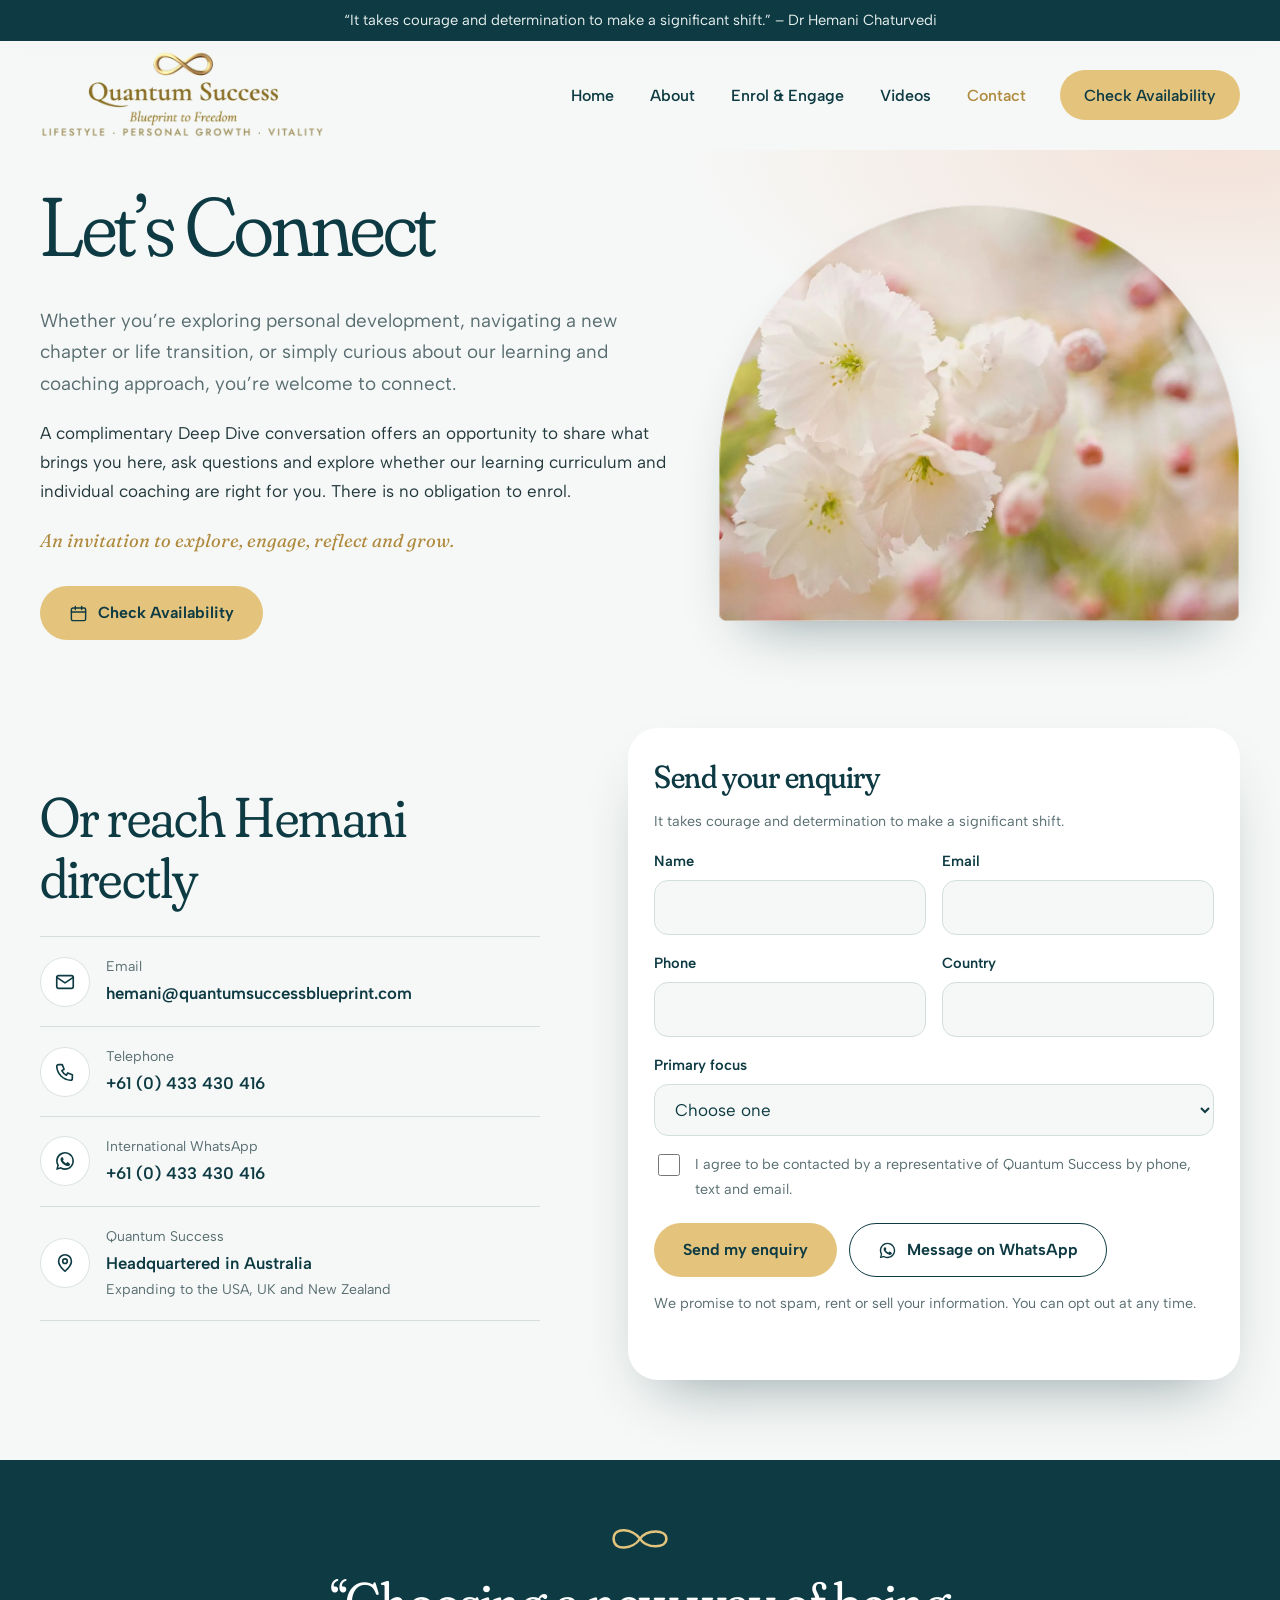
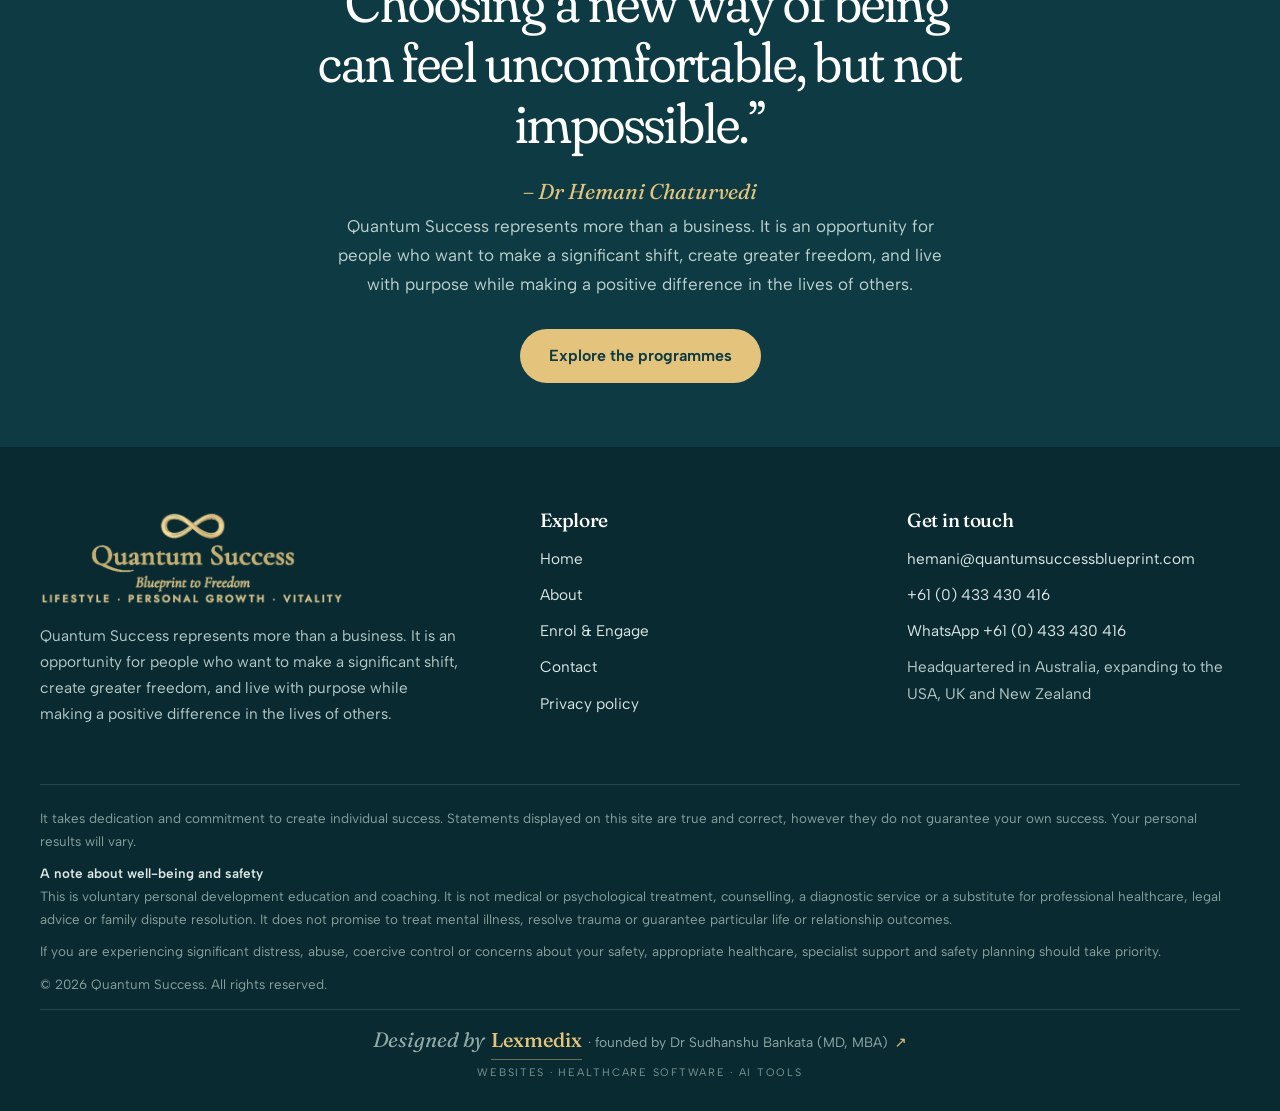
<file: contact-us/index.html>
<!doctype html>
<html lang="en">
<head>
  <meta charset="utf-8">
  <meta name="viewport" content="width=device-width, initial-scale=1">
  <title>Contact | Quantum Success, Blueprint to Freedom</title>
  <meta name="description" content="Book a free discovery call with Dr Hemani Chaturvedi, or send an enquiry about lifestyle, personal growth, vitality or corporate programmes.">
  <meta name="theme-color" content="#0e3b43">
  <meta property="og:type" content="website">
  <meta property="og:site_name" content="Quantum Success — Blueprint to Freedom">
  <meta property="og:title" content="Contact | Quantum Success, Blueprint to Freedom">
  <meta property="og:description" content="Book a free discovery call with Dr Hemani Chaturvedi, or send an enquiry about lifestyle, personal growth, vitality or corporate programmes.">
  <meta property="og:image" content="https://www.quantumsuccessblueprint.com/assets/img/og-image.jpg">
  <meta property="og:url" content="https://www.quantumsuccessblueprint.com/contact-us/">
  <meta name="twitter:card" content="summary_large_image">
  <link rel="canonical" href="https://www.quantumsuccessblueprint.com/contact-us/">
  <link rel="icon" type="image/png" href="../assets/img/favicon.png">
  <link rel="apple-touch-icon" href="../assets/img/apple-touch-icon.png">
  <link rel="preconnect" href="https://fonts.googleapis.com">
  <link rel="preconnect" href="https://fonts.gstatic.com" crossorigin>
  <link rel="stylesheet" href="https://fonts.googleapis.com/css2?family=Albert+Sans:wght@400;500;600;700&family=Fraunces:ital,opsz,wght,SOFT@0,9..144,300..600,100;1,9..144,300..500,100&display=swap">
  <link rel="stylesheet" href="../assets/css/site.css?v=c810a26d">
  <script type="application/ld+json">{"@context":"https://schema.org","@graph":[{"@type":"WebSite","@id":"https://www.quantumsuccessblueprint.com/#website","url":"https://www.quantumsuccessblueprint.com/","name":"Quantum Success, Blueprint to Freedom","publisher":{"@id":"https://www.quantumsuccessblueprint.com/#org"},"inLanguage":"en-AU"},{"@type":"Organization","@id":"https://www.quantumsuccessblueprint.com/#org","name":"Quantum Success","alternateName":["Blueprint to Freedom","Quantum Success, Blueprint to Freedom"],"url":"https://www.quantumsuccessblueprint.com/","logo":"https://www.quantumsuccessblueprint.com/assets/img/logo.png","image":"https://www.quantumsuccessblueprint.com/assets/img/og-image.jpg","email":"hemani@quantumsuccessblueprint.com","telephone":"+61433430416","foundingDate":"2026","address":{"@type":"PostalAddress","addressCountry":"AU"},"founder":{"@id":"https://www.quantumsuccessblueprint.com/#hemani"},"description":"Online personal development education and individual coaching: lifestyle, personal growth, vitality and leadership.","sameAs":["https://www.linkedin.com/company/blueprintofreedom/","https://www.instagram.com/quantumsuccess.btf/","https://www.facebook.com/profile.php?id=61591704637670"]},{"@type":"Person","@id":"https://www.quantumsuccessblueprint.com/#hemani","name":"Dr Hemani Chaturvedi","honorificPrefix":"Dr","jobTitle":"Founder, Quantum Success","worksFor":{"@id":"https://www.quantumsuccessblueprint.com/#org"},"image":"https://www.quantumsuccessblueprint.com/assets/img/hemani.jpg","url":"https://www.quantumsuccessblueprint.com/about/","description":"Dr Chaturvedi brings close to three decades of professional experience spanning medicine, business consulting, technology, governance, risk, resilience and personal transformation. Her work today embraces trauma-informed spiritual care and chaplaincy, personal development and leadership coaching, and philanthropy.","knowsAbout":["Personal development","Leadership coaching","Spiritual care","Chaplaincy","Governance and risk"],"sameAs":["https://www.linkedin.com/in/drhemanichaturvedi/"]},{"@type":"ContactPage","@id":"https://www.quantumsuccessblueprint.com/contact-us/#page","url":"https://www.quantumsuccessblueprint.com/contact-us/","name":"Contact | Quantum Success, Blueprint to Freedom","isPartOf":{"@id":"https://www.quantumsuccessblueprint.com/#website"},"about":{"@id":"https://www.quantumsuccessblueprint.com/#org"},"dateModified":"2026-11-19","inLanguage":"en-AU"},{"@type":"BreadcrumbList","@id":"https://www.quantumsuccessblueprint.com/contact-us/#breadcrumb","itemListElement":[{"@type":"ListItem","position":1,"name":"Home","item":"https://www.quantumsuccessblueprint.com/"},{"@type":"ListItem","position":2,"name":"Contact","item":"https://www.quantumsuccessblueprint.com/contact-us/"}]}]}</script>
</head>
<body>
<a class="skip" href="#main">Skip to content</a>
<div class="progress" aria-hidden="true"></div>
<!-- SECTION: ANNOUNCEMENT + HEADER (duplicated on all 4 pages — change one, change all) -->
<div class="topbar">&ldquo;It takes courage and determination to make a significant shift.&rdquo; &ndash; Dr Hemani Chaturvedi</div>
<header class="site-header">
  <div class="wrap bar">
    <a class="brand" href="../" aria-label="Quantum Success home"><img src="../assets/img/logo.webp" alt="Quantum Success, Blueprint to Freedom" width="414" height="131"></a>
    <button class="nav-toggle" aria-expanded="false" aria-controls="site-nav"><svg viewBox="0 0 24 24" fill="none" stroke="currentColor" stroke-width="2" stroke-linecap="round"><path d="M4 7h16M4 12h16M4 17h10"/></svg><span class="sr-only">Open menu</span></button>
    <nav class="nav" id="site-nav" aria-label="Main">
      <a href="../">Home</a><a href="../about/">About</a><a href="../choose-your-blueprint/">Enrol &amp; Engage</a><a href="../videos/">Videos</a><a href="../contact-us/" aria-current="page">Contact</a>
      <a class="btn btn-deep" href="https://calendly.com/chaturvedihemani/engage-plan-act" target="_blank" rel="noopener">Check Availability</a>
    </nav>
  </div>
</header>

<main id="main">
<section class="phero">
  <div class="wrap">
    <div><h1>Let’s Connect</h1><p class="lede">Whether you’re exploring personal development, navigating a new chapter or life transition, or simply curious about our learning and coaching approach, you’re welcome to connect.</p><p>A complimentary Deep Dive conversation offers an opportunity to share what brings you here, ask questions and explore whether our learning curriculum and individual coaching are right for you. There is no obligation to enrol.</p><p class="note">An invitation to explore, engage, reflect and grow.</p><div class="cta-row"><a class="btn btn-deep" href="https://calendly.com/chaturvedihemani/engage-plan-act" target="_blank" rel="noopener"><svg viewBox="0 0 24 24" fill="none" stroke="currentColor" stroke-width="1.8" stroke-linecap="round" stroke-linejoin="round"><rect x="3" y="5" width="18" height="16" rx="2"/><path d="M8 3v4M16 3v4M3 10h18"/></svg> Check Availability</a></div></div>
    <div class="arch"><img src="../assets/img/bg-white-flowers.webp" alt="Soft white and pink blossoms" width="1800" height="1200"></div>
  </div>
</section>
<section class="section" style="padding-top:40px">
  <div class="wrap split">
    <div>
      <h2>Or reach Hemani directly</h2>
      <div class="ccards">
        <a class="ccard" href="mailto:hemani@quantumsuccessblueprint.com"><span class="ic"><svg viewBox="0 0 24 24" fill="none" stroke="currentColor" stroke-width="1.8" stroke-linecap="round" stroke-linejoin="round"><rect x="3" y="5" width="18" height="14" rx="2"/><path d="M3 7l9 6 9-6"/></svg></span><span><small>Email</small><b>hemani@quantumsuccessblueprint.com</b></span></a>
        <a class="ccard" href="tel:+61433430416"><span class="ic"><svg viewBox="0 0 24 24" fill="none" stroke="currentColor" stroke-width="1.8" stroke-linecap="round" stroke-linejoin="round"><path d="M5 4h4l2 5-2.5 1.5a11 11 0 005 5L15 13l5 2v4a2 2 0 01-2 2A16 16 0 013 6a2 2 0 012-2z"/></svg></span><span><small>Telephone</small><b>+61 (0) 433 430 416</b></span></a>
        <a class="ccard" href="https://wa.me/61433430416" rel="noopener"><span class="ic"><svg viewBox="0 0 32 32" fill="currentColor"><path d="M16 3C8.8 3 3 8.8 3 16c0 2.3.6 4.5 1.7 6.4L3 29l6.8-1.8A13 13 0 0016 29c7.2 0 13-5.8 13-13S23.2 3 16 3zm0 23.7c-2 0-3.9-.6-5.5-1.6l-.4-.2-4 1 1.1-3.9-.3-.4A10.7 10.7 0 1116 26.7zm5.9-8c-.3-.2-1.9-.9-2.2-1s-.5-.2-.7.2-.8 1-1 1.2-.4.2-.7.1a8.7 8.7 0 01-4.3-3.8c-.3-.6.3-.5.9-1.7.1-.2 0-.4 0-.5l-1-2.3c-.2-.6-.5-.5-.7-.5h-.6c-.2 0-.6.1-.9.4s-1.2 1.2-1.2 2.9 1.2 3.4 1.4 3.6c.2.2 2.4 3.7 5.9 5.2 2.2.9 3 1 4.1.8.7-.1 1.9-.8 2.2-1.5s.3-1.4.2-1.5-.3-.2-.6-.4z"/></svg></span><span><small>International WhatsApp</small><b>+61 (0) 433 430 416</b></span></a>
        <div class="ccard"><span class="ic"><svg viewBox="0 0 24 24" fill="none" stroke="currentColor" stroke-width="1.8" stroke-linecap="round" stroke-linejoin="round"><path d="M12 21s7-6.2 7-11a7 7 0 10-14 0c0 4.8 7 11 7 11z"/><circle cx="12" cy="10" r="2.5"/></svg></span><span><small>Quantum Success</small><b>Headquartered in Australia</b><small>Expanding to the USA, UK and New Zealand</small></span></div>
      </div>
    </div>
    <div><form class="formcard" data-enquiry="Contact enquiry" novalidate>
  <h3>Send your enquiry</h3>
  <p class="privacy">It takes courage and determination to make a significant shift.</p>
  <div class="row2">
    <div class="field"><label for="f-name-con">Name</label><input id="f-name-con" name="name" autocomplete="name" required></div>
    <div class="field"><label for="f-email-con">Email</label><input id="f-email-con" name="email" type="email" autocomplete="email" required></div>
    <div class="field"><label for="f-phone-con">Phone</label><input id="f-phone-con" name="phone" type="tel" autocomplete="tel" required></div>
    <div class="field"><label for="f-country-con">Country</label><input id="f-country-con" name="country" list="countries" autocomplete="country-name" required></div>
  </div>
  <div class="field"><label for="focus">Primary focus</label><select id="focus" name="focus" required><option value="">Choose one</option><option>Lifestyle</option><option>Personal growth</option><option>Vitality</option><option>Corporate enquiry</option></select></div>
  <label class="check"><input type="checkbox" required><span>I agree to be contacted by a representative of Quantum Success by phone, text and email.</span></label>
  <div class="cta-row"><button class="btn btn-deep" type="submit">Send my enquiry</button><a class="btn btn-line" href="https://wa.me/61433430416" data-wa><svg viewBox="0 0 32 32" fill="currentColor"><path d="M16 3C8.8 3 3 8.8 3 16c0 2.3.6 4.5 1.7 6.4L3 29l6.8-1.8A13 13 0 0016 29c7.2 0 13-5.8 13-13S23.2 3 16 3zm0 23.7c-2 0-3.9-.6-5.5-1.6l-.4-.2-4 1 1.1-3.9-.3-.4A10.7 10.7 0 1116 26.7zm5.9-8c-.3-.2-1.9-.9-2.2-1s-.5-.2-.7.2-.8 1-1 1.2-.4.2-.7.1a8.7 8.7 0 01-4.3-3.8c-.3-.6.3-.5.9-1.7.1-.2 0-.4 0-.5l-1-2.3c-.2-.6-.5-.5-.7-.5h-.6c-.2 0-.6.1-.9.4s-1.2 1.2-1.2 2.9 1.2 3.4 1.4 3.6c.2.2 2.4 3.7 5.9 5.2 2.2.9 3 1 4.1.8.7-.1 1.9-.8 2.2-1.5s.3-1.4.2-1.5-.3-.2-.6-.4z"/></svg> Message on WhatsApp</a></div>
  <p class="privacy privacy-end">We promise to not spam, rent or sell your information. You can opt out at any time.</p>
  <p class="form-note" role="status" aria-live="polite"></p>
  <datalist id="countries"></datalist>
</form></div>
  </div>
</section>
<section class="closing"><div class="wrap"><svg class="loop-mark" viewBox="0 0 80 36" fill="none" stroke="currentColor" stroke-width="3" stroke-linecap="round" aria-hidden="true"><path d="M40 18C32 6 8 2 8 18s24 12 32 0c8-12 32-12 32 0S48 30 40 18z"/></svg><h2>&ldquo;Choosing a new way of being can feel uncomfortable, but not impossible.&rdquo;</h2><p class="sign sign-r">&ndash; Dr Hemani Chaturvedi</p><p>Quantum Success represents more than a business. It is an opportunity for people who want to make a significant shift, create greater freedom, and live with purpose while making a positive difference in the lives of others.</p><div class="cta-row"><a class="btn btn-sun" href="../choose-your-blueprint/">Explore the programmes</a></div></div></section>
</main>
<!-- SECTION: FOOTER (duplicated on all 4 pages — change one, change all) -->
<footer class="site-footer">
  <div class="wrap">
    <div class="fgrid">
      <div>
        <img class="flogo" src="../assets/img/logo-light.webp" alt="Quantum Success, Blueprint to Freedom" width="414" height="131">
        <p style="max-width:42ch">Quantum Success represents more than a business. It is an opportunity for people who want to make a significant shift, create greater freedom, and live with purpose while making a positive difference in the lives of others.</p>
      </div>
      <div>
        <h2>Explore</h2>
        <ul>
          <li><a href="../">Home</a></li>
          <li><a href="../about/">About</a></li>
          <li><a href="../choose-your-blueprint/">Enrol &amp; Engage</a></li>
          <li><a href="../contact-us/">Contact</a></li>
          <li><a href="../privacy-policy/">Privacy policy</a></li>
        </ul>
      </div>
      <div>
        <h2>Get in touch</h2>
        <ul>
          <li><a href="mailto:hemani@quantumsuccessblueprint.com">hemani@quantumsuccessblueprint.com</a></li>
          <li><a href="tel:+61433430416">+61 (0) 433 430 416</a></li>
          <li><a href="https://wa.me/61433430416" rel="noopener">WhatsApp +61 (0) 433 430 416</a></li>
          <li>Headquartered in Australia, expanding to the USA, UK and New Zealand</li>
        </ul>
      </div>
    </div>
    <div class="fine">
      <p>It takes dedication and commitment to create individual success. Statements displayed on this site are true and correct, however they do not guarantee your own success. Your personal results will vary.</p>
      <p><strong>A note about well-being and safety</strong><br>This is voluntary personal development education and coaching. It is not medical or psychological treatment, counselling, a diagnostic service or a substitute for professional healthcare, legal advice or family dispute resolution. It does not promise to treat mental illness, resolve trauma or guarantee particular life or relationship outcomes.</p>
      <p>If you are experiencing significant distress, abuse, coercive control or concerns about your safety, appropriate healthcare, specialist support and safety planning should take priority.</p>
      <p>&copy; <span data-year>2026</span> Quantum Success. All rights reserved.</p>
    </div>
  <div class="made-by"><a class="mb" href="https://lexmedix.in/services/" target="_blank" rel="noopener"><span class="mb-main"><span class="mb-pre">Designed by</span> <span class="mb-name">Lexmedix</span> <span class="mb-cred"><span class="mb-dot" aria-hidden="true">&middot; </span><span class="mb-sr">, </span>founded by Dr Sudhanshu Bankata (MD, MBA)</span><span class="mb-arrow" aria-hidden="true">&#8599;</span></span><span class="mb-sr">, </span><span class="mb-sub">Websites &middot; Healthcare software &middot; AI tools</span><span class="mb-sr"> (opens in a new tab)</span></a></div>
</div>
</footer>
<a class="wa" href="https://wa.me/61433430416" rel="noopener" aria-label="Chat on WhatsApp"><svg viewBox="0 0 32 32" fill="currentColor"><path d="M16 3C8.8 3 3 8.8 3 16c0 2.3.6 4.5 1.7 6.4L3 29l6.8-1.8A13 13 0 0016 29c7.2 0 13-5.8 13-13S23.2 3 16 3zm0 23.7c-2 0-3.9-.6-5.5-1.6l-.4-.2-4 1 1.1-3.9-.3-.4A10.7 10.7 0 1116 26.7zm5.9-8c-.3-.2-1.9-.9-2.2-1s-.5-.2-.7.2-.8 1-1 1.2-.4.2-.7.1a8.7 8.7 0 01-4.3-3.8c-.3-.6.3-.5.9-1.7.1-.2 0-.4 0-.5l-1-2.3c-.2-.6-.5-.5-.7-.5h-.6c-.2 0-.6.1-.9.4s-1.2 1.2-1.2 2.9 1.2 3.4 1.4 3.6c.2.2 2.4 3.7 5.9 5.2 2.2.9 3 1 4.1.8.7-.1 1.9-.8 2.2-1.5s.3-1.4.2-1.5-.3-.2-.6-.4z"/></svg><span>WhatsApp</span></a>
<button class="to-top" aria-label="Back to top"><svg viewBox="0 0 24 24" fill="none" stroke="currentColor" stroke-width="2" stroke-linecap="round" stroke-linejoin="round"><path d="M12 19V5M5 12l7-7 7 7"/></svg></button>
<script src="../assets/js/site.js" defer></script>
</body>
</html>
</file>
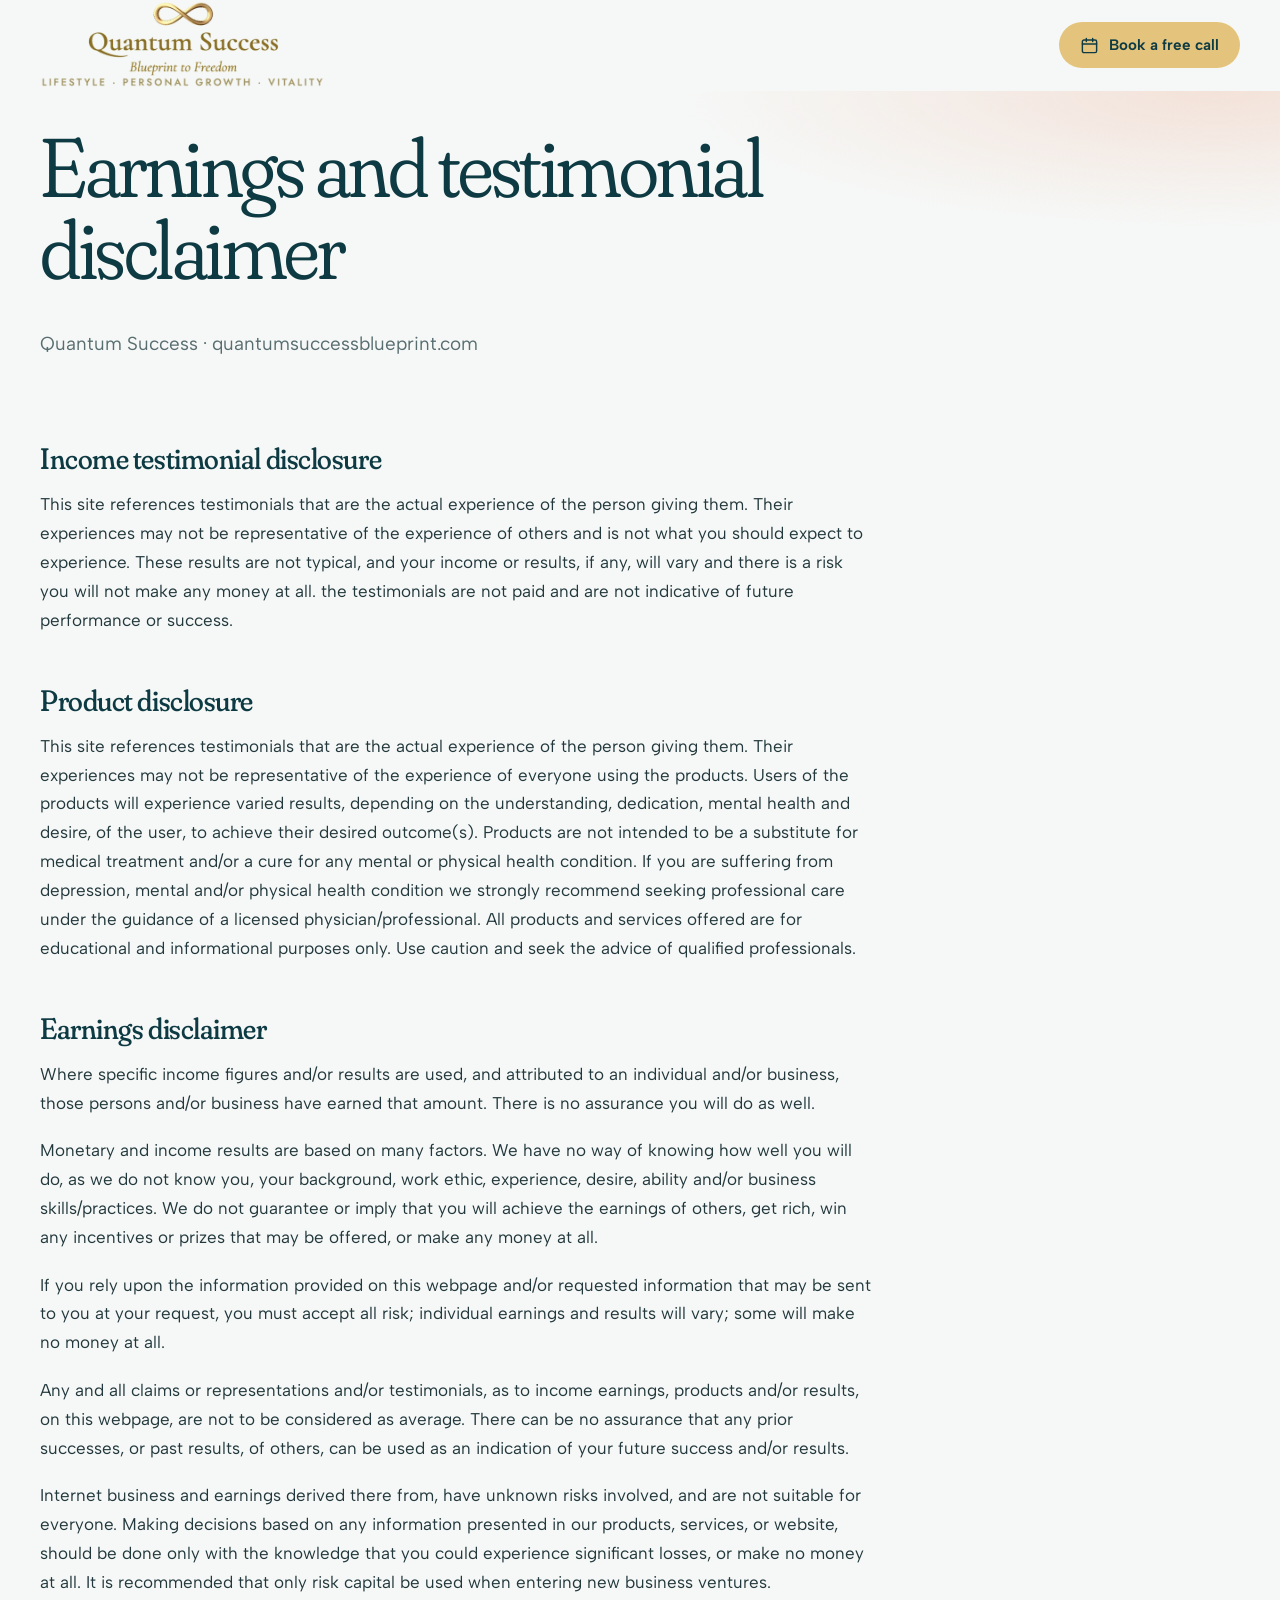
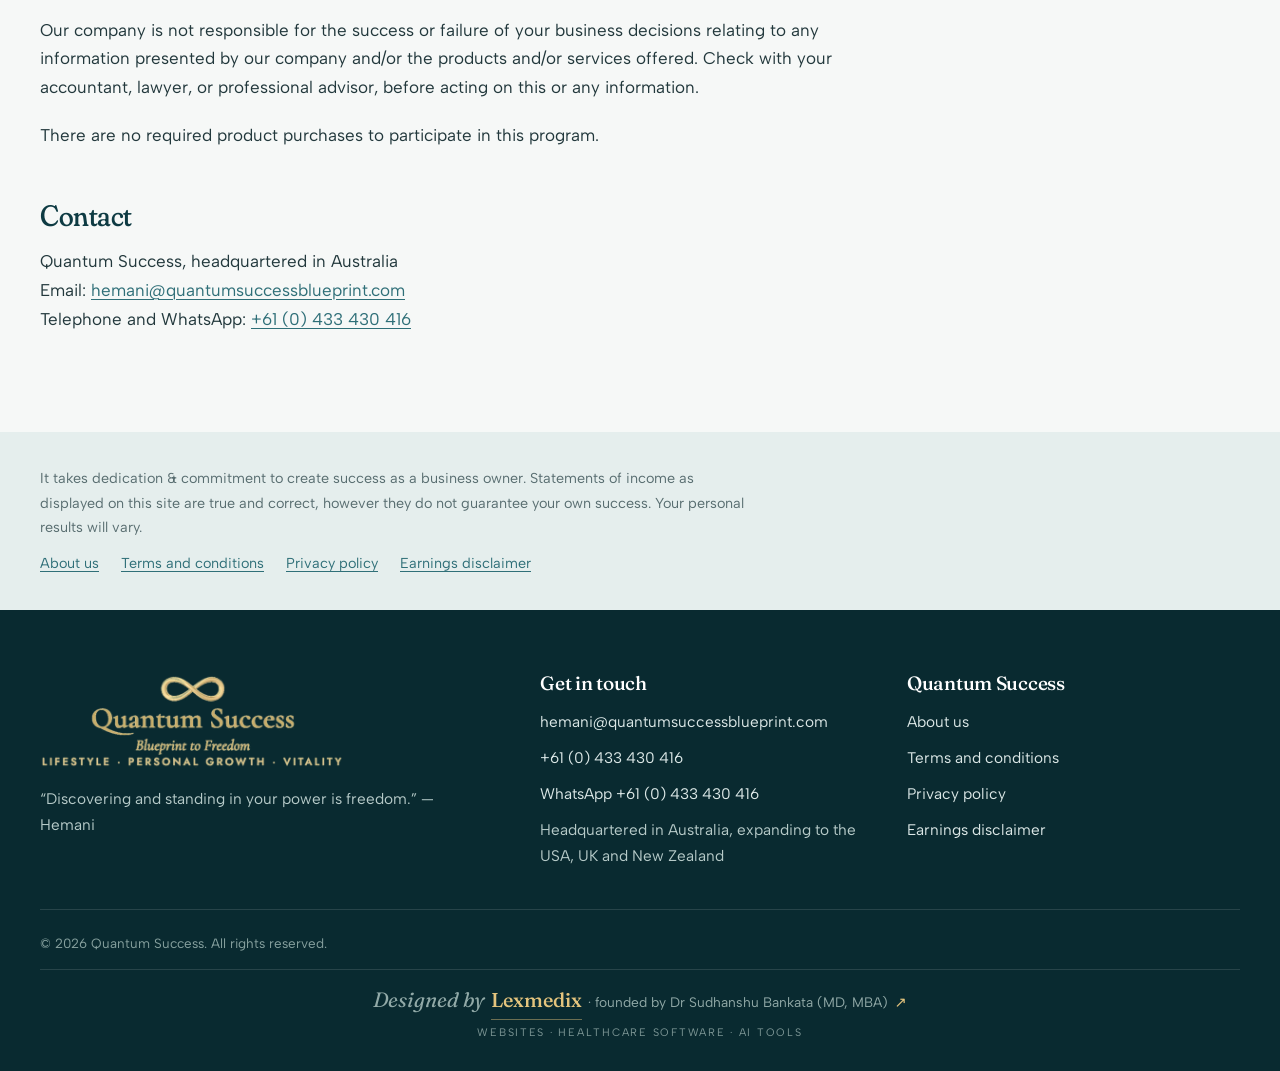
<file: earning-and-testimonial/index.html>
<!doctype html>
<html lang="en">
<head>
  <meta charset="utf-8">
  <meta name="viewport" content="width=device-width, initial-scale=1, viewport-fit=cover">
  <title>Earnings and testimonial disclaimer | Quantum Success</title>
  <meta name="description" content="Income, testimonial and product disclosures for Quantum Success.">
  <!-- Business-opportunity side page: same short header and bottom panel as /opportunity/ -->
  <meta name="theme-color" content="#0e3b43">
  <meta property="og:type" content="website">
  <meta property="og:site_name" content="Quantum Success — Blueprint to Freedom">
  <meta property="og:title" content="Earnings and testimonial disclaimer | Quantum Success">
  <meta property="og:description" content="Income, testimonial and product disclosures for Quantum Success.">
  <meta property="og:image" content="https://www.quantumsuccessblueprint.com/assets/img/og-image.jpg">
  <meta property="og:url" content="https://www.quantumsuccessblueprint.com/earning-and-testimonial/">
  <meta name="twitter:card" content="summary_large_image">
  <link rel="canonical" href="https://www.quantumsuccessblueprint.com/earning-and-testimonial/">
  <link rel="icon" type="image/png" href="../assets/img/favicon.png">
  <link rel="apple-touch-icon" href="../assets/img/apple-touch-icon.png">
  <link rel="preconnect" href="https://fonts.googleapis.com">
  <link rel="preconnect" href="https://fonts.gstatic.com" crossorigin>
  <link rel="stylesheet" href="https://fonts.googleapis.com/css2?family=Albert+Sans:wght@400;500;600;700&family=Fraunces:ital,opsz,wght,SOFT@0,9..144,300..600,100;1,9..144,300..500,100&display=swap">
  <link rel="stylesheet" href="../assets/css/site.css?v=c810a26d">
</head>
<body>
<a class="skip" href="#main">Skip to content</a>
<div class="progress" aria-hidden="true"></div>
<!-- LANDING PAGE HEADER: logo + one button, no menu (keeps ad visitors on the one goal) -->
<header class="site-header lp-header">
  <div class="wrap bar">
    <a class="brand" href="../" aria-label="Quantum Success home"><img src="../assets/img/logo.webp" alt="Quantum Success, Blueprint to Freedom" width="414" height="131"></a>
    <a class="btn btn-deep" href="https://calendly.com/chaturvedihemani/initial-discovery-call-with-hemani" target="_blank" rel="noopener"><svg viewBox="0 0 24 24" fill="none" stroke="currentColor" stroke-width="1.8" stroke-linecap="round" stroke-linejoin="round"><rect x="3" y="5" width="18" height="16" rx="2"/><path d="M8 3v4M16 3v4M3 10h18"/></svg> Book a free call</a>
  </div>
</header>

<main id="main">
<section class="phero" style="padding-bottom:40px">
  <div class="wrap" style="display:block">
    <h1 style="max-width:16ch">Earnings and testimonial disclaimer</h1>
    <p class="lede">Quantum Success &middot; quantumsuccessblueprint.com</p>
  </div>
</section>
<section class="section" style="padding-top:24px">
  <div class="wrap">
    <div class="legal">
<h2>Income testimonial disclosure</h2>
<p>This site references testimonials that are the actual experience of the person giving them. Their experiences may not be representative of the experience of others and is not what you should expect to experience. These results are not typical, and your income or results, if any, will vary and there is a risk you will not make any money at all. the testimonials are not paid and are not indicative of future performance or success.</p>
<h2>Product disclosure</h2>
<p>This site references testimonials that are the actual experience of the person giving them. Their experiences may not be representative of the experience of everyone using the products. Users of the products will experience varied results, depending on the understanding, dedication, mental health and desire, of the user, to achieve their desired outcome(s). Products are not intended to be a substitute for medical treatment and/or a cure for any mental or physical health condition. If you are suffering from depression, mental and/or physical health condition we strongly recommend seeking professional care under the guidance of a licensed physician/professional. All products and services offered are for educational and informational purposes only. Use caution and seek the advice of qualified professionals.</p>
<h2>Earnings disclaimer</h2>
<p>Where specific income figures and/or results are used, and attributed to an individual and/or business, those persons and/or business have earned that amount. There is no assurance you will do as well.</p>
<p>Monetary and income results are based on many factors. We have no way of knowing how well you will do, as we do not know you, your background, work ethic, experience, desire, ability and/or business skills/practices. We do not guarantee or imply that you will achieve the earnings of others, get rich, win any incentives or prizes that may be offered, or make any money at all.</p>
<p>If you rely upon the information provided on this webpage and/or requested information that may be sent to you at your request, you must accept all risk; individual earnings and results will vary; some will make no money at all.</p>
<p>Any and all claims or representations and/or testimonials, as to income earnings, products and/or results, on this webpage, are not to be considered as average. There can be no assurance that any prior successes, or past results, of others, can be used as an indication of your future success and/or results.</p>
<p>Internet business and earnings derived there from, have unknown risks involved, and are not suitable for everyone. Making decisions based on any information presented in our products, services, or website, should be done only with the knowledge that you could experience significant losses, or make no money at all. It is recommended that only risk capital be used when entering new business ventures.</p>
<p>Our company is not responsible for the success or failure of your business decisions relating to any information presented by our company and/or the products and/or services offered. Check with your accountant, lawyer, or professional advisor, before acting on this or any information.</p>
<p>There are no required product purchases to participate in this program.</p>
<h2>Contact</h2>
<p>Quantum Success, headquartered in Australia<br>Email: <a href="mailto:hemani@quantumsuccessblueprint.com">hemani@quantumsuccessblueprint.com</a><br>Telephone and WhatsApp: <a href="tel:+61433430416">+61 (0) 433 430 416</a></p>
    </div>
  </div>
</section>
<!-- SECTION: DISCLAIMER + LINKS (client compliance wording, 2026-10-05 — keep word for word) -->
<section class="disclaim">
  <div class="wrap">
    <p>It takes dedication &amp; commitment to create success as a business owner. Statements of income as displayed on this site are true and correct, however they do not guarantee your own success. Your personal results will vary.</p>
    <nav aria-label="Legal"><a href="../opportunity/about/">About us</a><a href="../terms-and-conditions/">Terms and conditions</a><a href="../privacy-policy/">Privacy policy</a><a href="../earning-and-testimonial/">Earnings disclaimer</a></nav>
  </div>
</section>
</main>

<!-- LANDING PAGE FOOTER (short version) -->
<footer class="site-footer">
  <div class="wrap">
    <div class="fgrid">
      <div>
        <img class="flogo" src="../assets/img/logo-light.webp" alt="Quantum Success, Blueprint to Freedom" width="414" height="131">
        <p style="max-width:42ch">“Discovering and standing in your power is freedom.” &mdash; Hemani</p>
      </div>
      <div>
        <h2>Get in touch</h2>
        <ul>
          <li><a href="mailto:hemani@quantumsuccessblueprint.com">hemani@quantumsuccessblueprint.com</a></li>
          <li><a href="tel:+61433430416">+61 (0) 433 430 416</a></li>
          <li><a href="https://wa.me/61433430416" rel="noopener">WhatsApp +61 (0) 433 430 416</a></li>
          <li>Headquartered in Australia, expanding to the USA, UK and New Zealand</li>
        </ul>
      </div>
      <div>
        <h2>Quantum Success</h2>
        <ul>
          <li><a href="../opportunity/about/">About us</a></li>
          <li><a href="../terms-and-conditions/">Terms and conditions</a></li>
          <li><a href="../privacy-policy/">Privacy policy</a></li>
          <li><a href="../earning-and-testimonial/">Earnings disclaimer</a></li>
        </ul>
      </div>
    </div>
    <div class="fine">
      <p>&copy; <span data-year>2026</span> Quantum Success. All rights reserved.</p>
    </div>
  <div class="made-by"><a class="mb" href="https://lexmedix.in/services/" target="_blank" rel="noopener"><span class="mb-main"><span class="mb-pre">Designed by</span> <span class="mb-name">Lexmedix</span> <span class="mb-cred"><span class="mb-dot" aria-hidden="true">&middot; </span><span class="mb-sr">, </span>founded by Dr Sudhanshu Bankata (MD, MBA)</span><span class="mb-arrow" aria-hidden="true">&#8599;</span></span><span class="mb-sr">, </span><span class="mb-sub">Websites &middot; Healthcare software &middot; AI tools</span><span class="mb-sr"> (opens in a new tab)</span></a></div>
</div>
</footer>
<script src="../assets/js/site.js" defer></script>
</body>
</html>
</file>
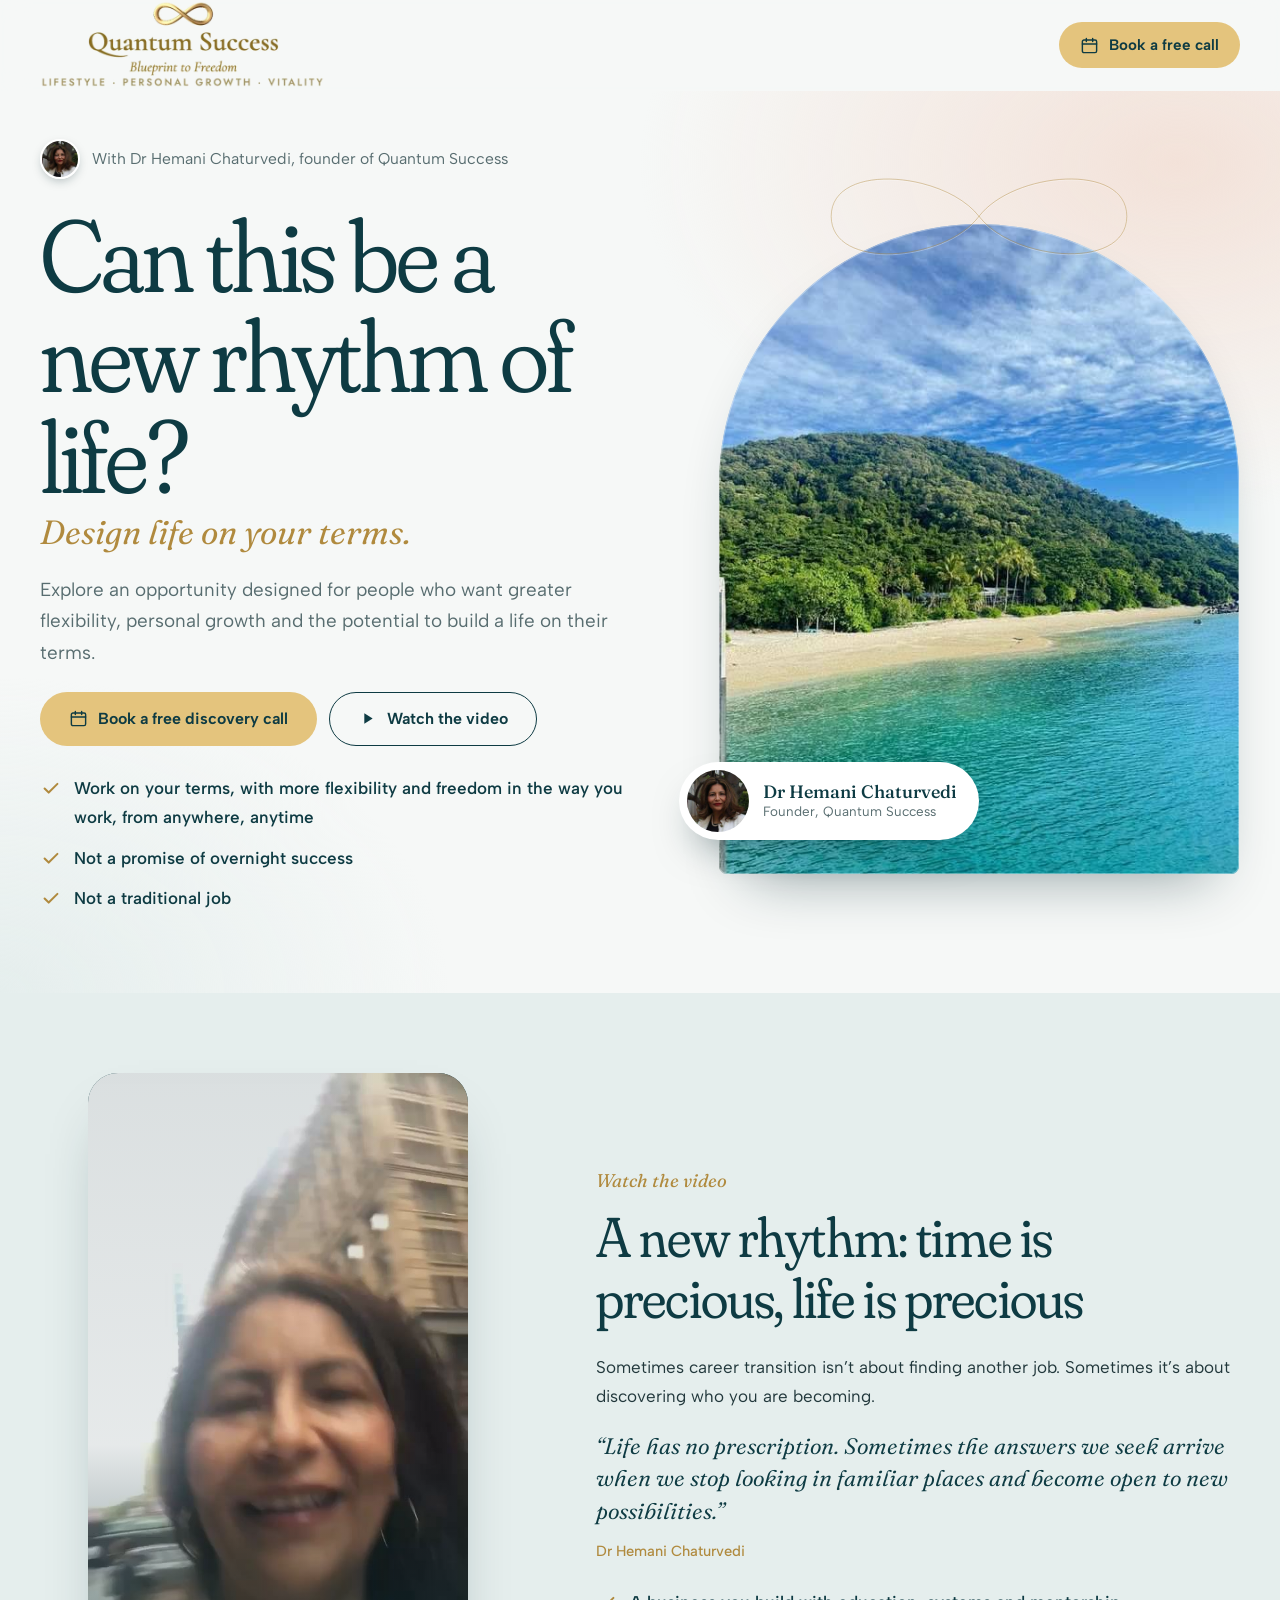
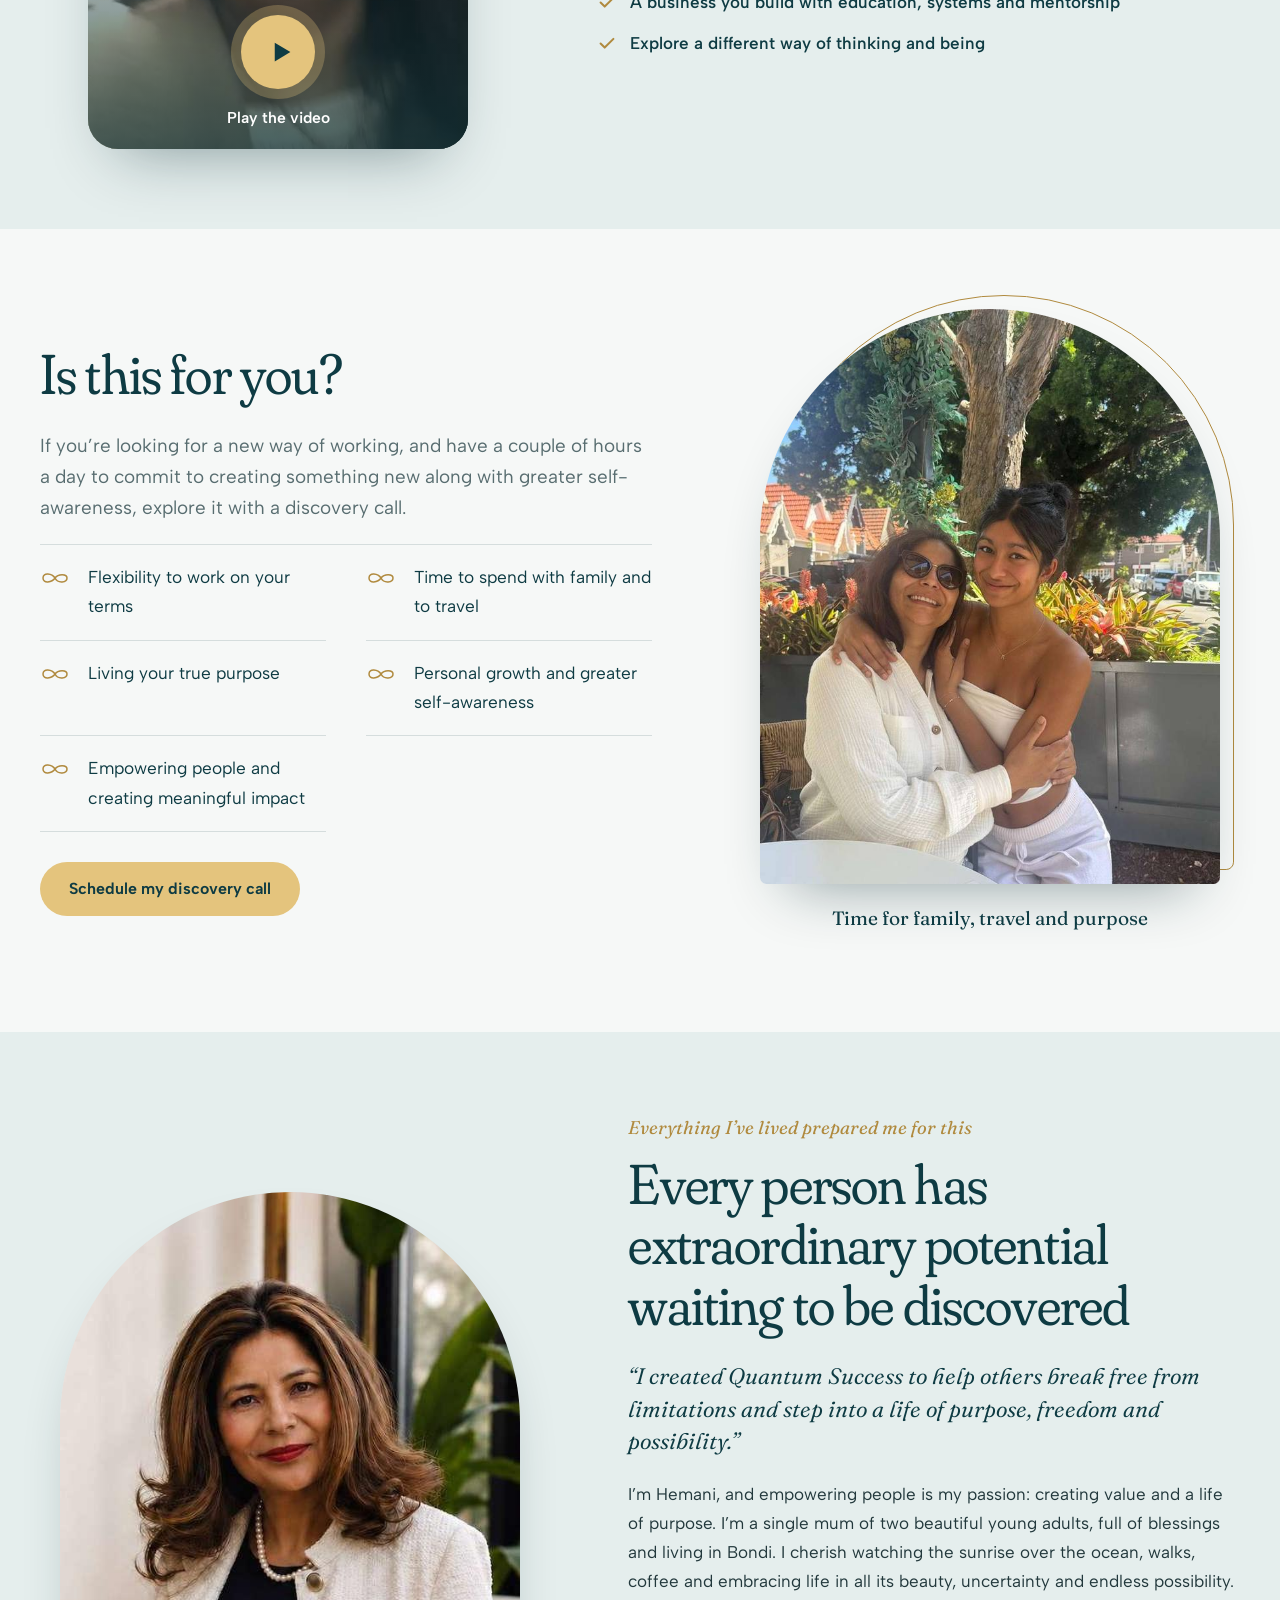
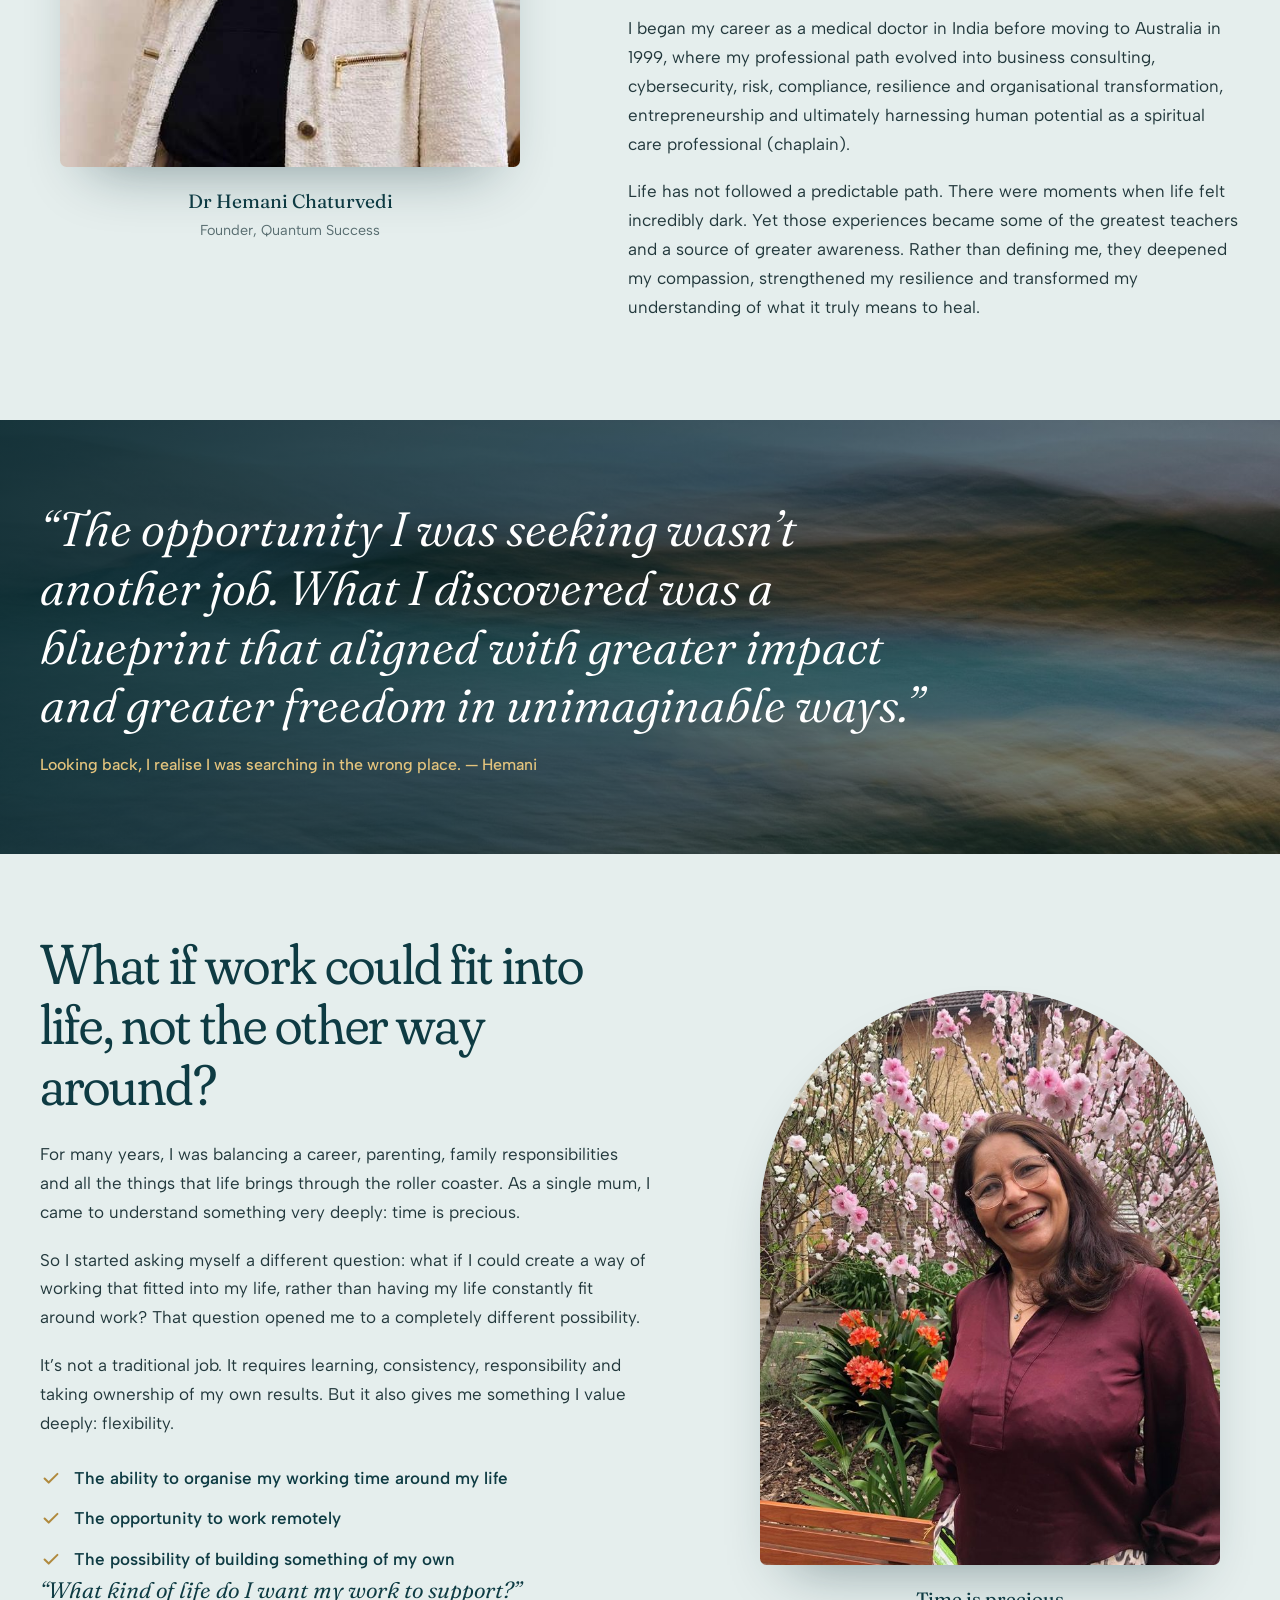
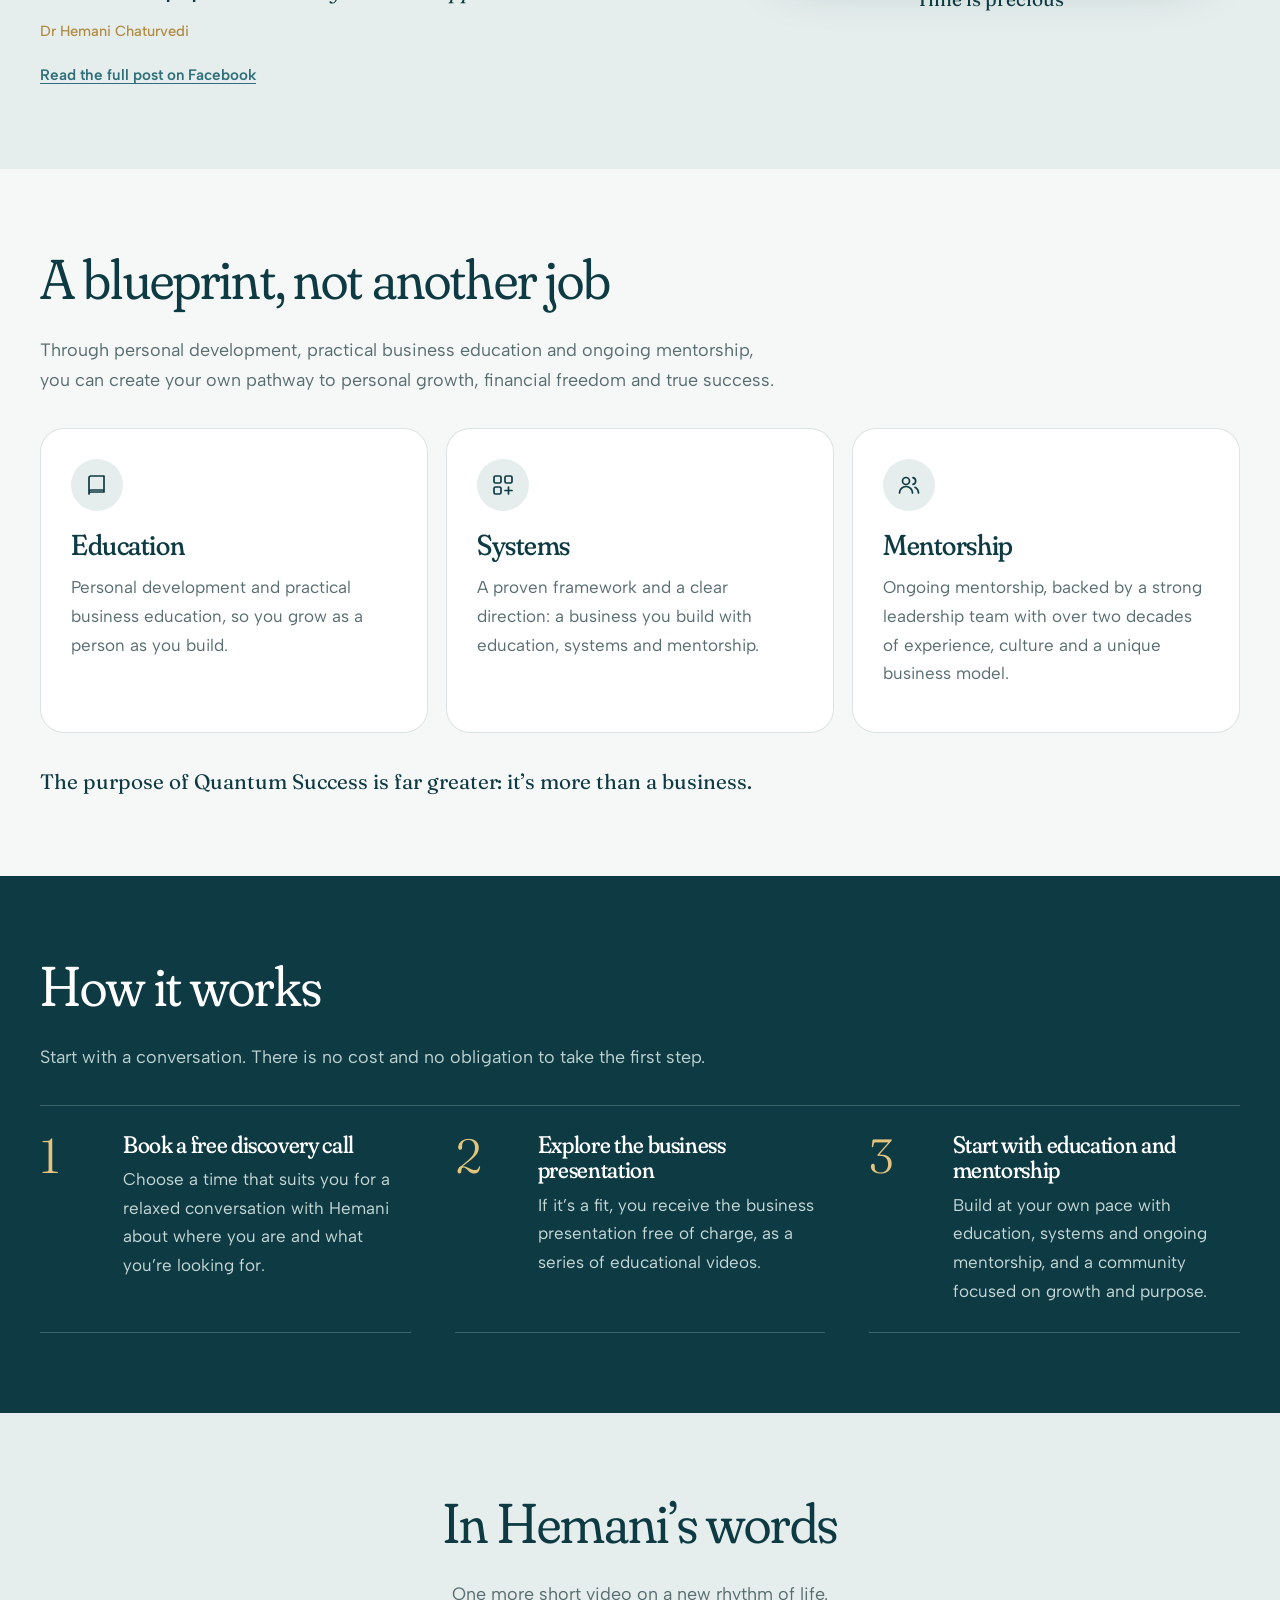
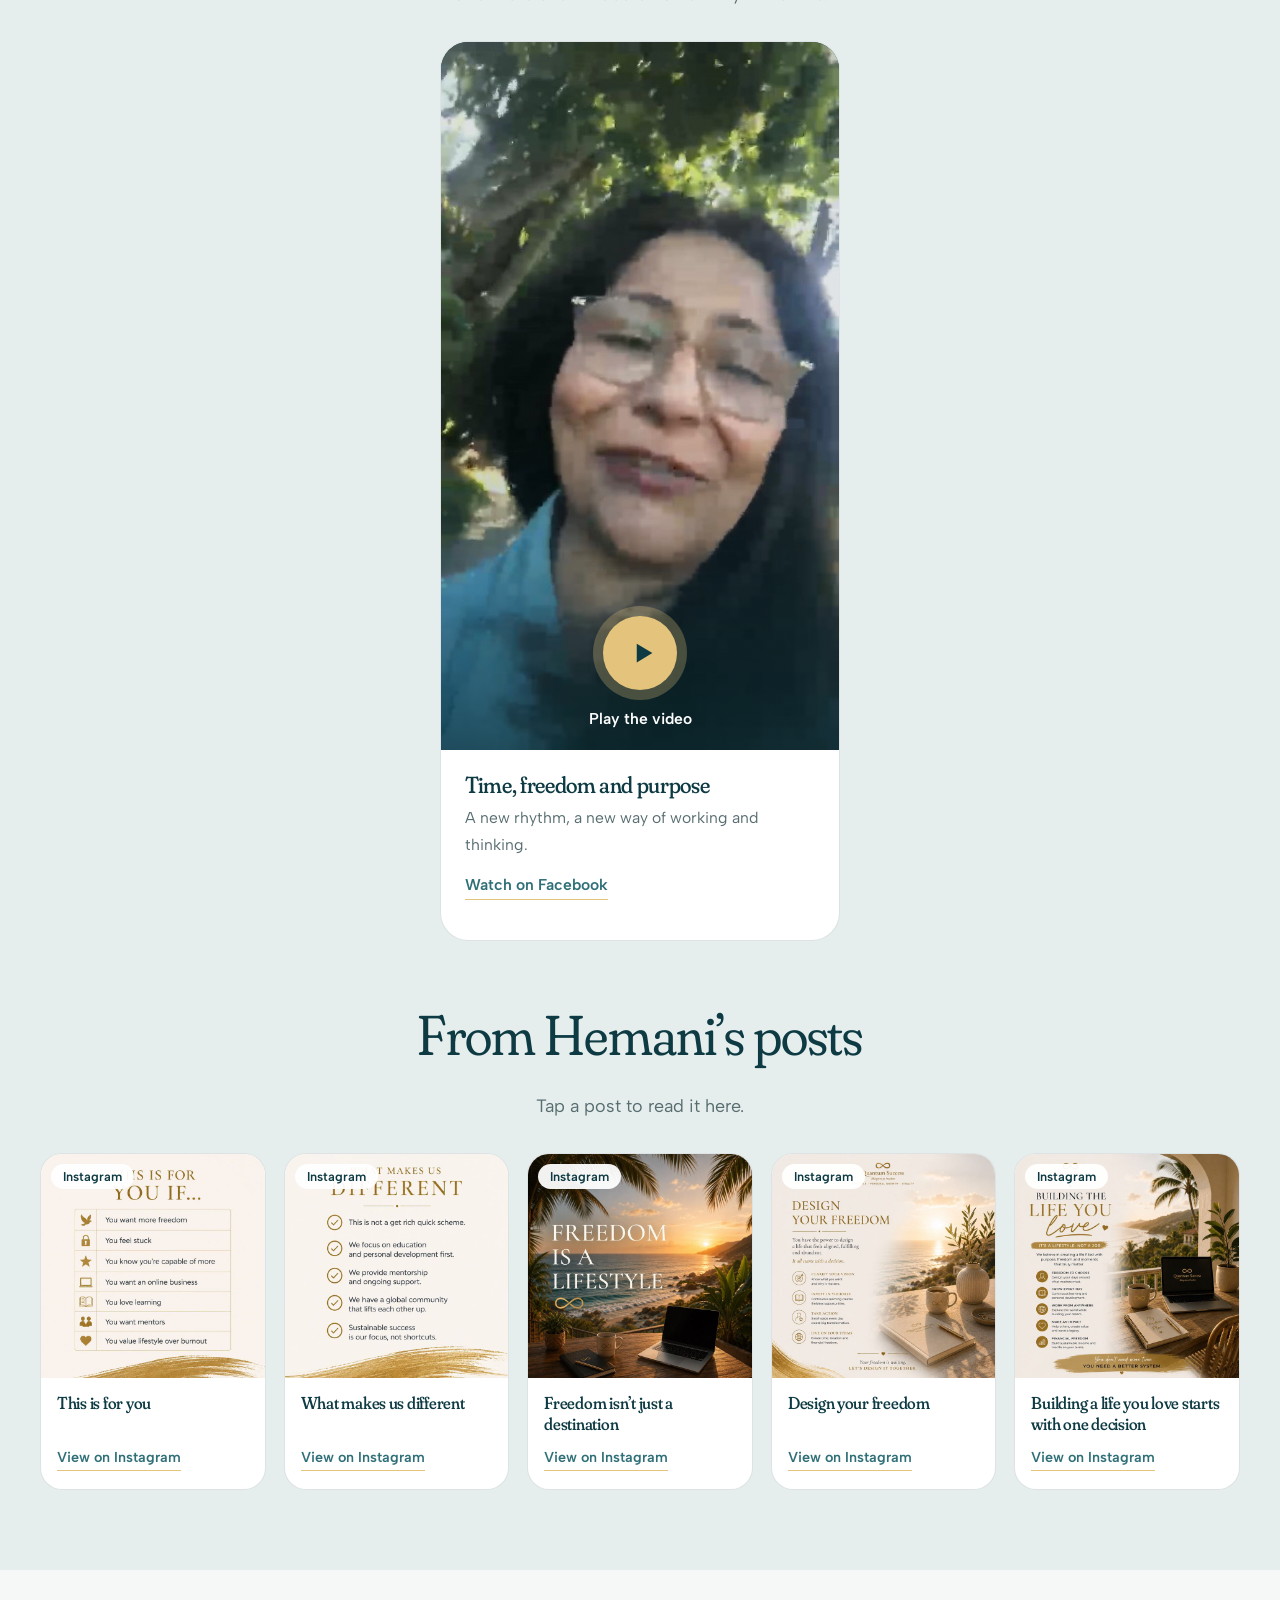
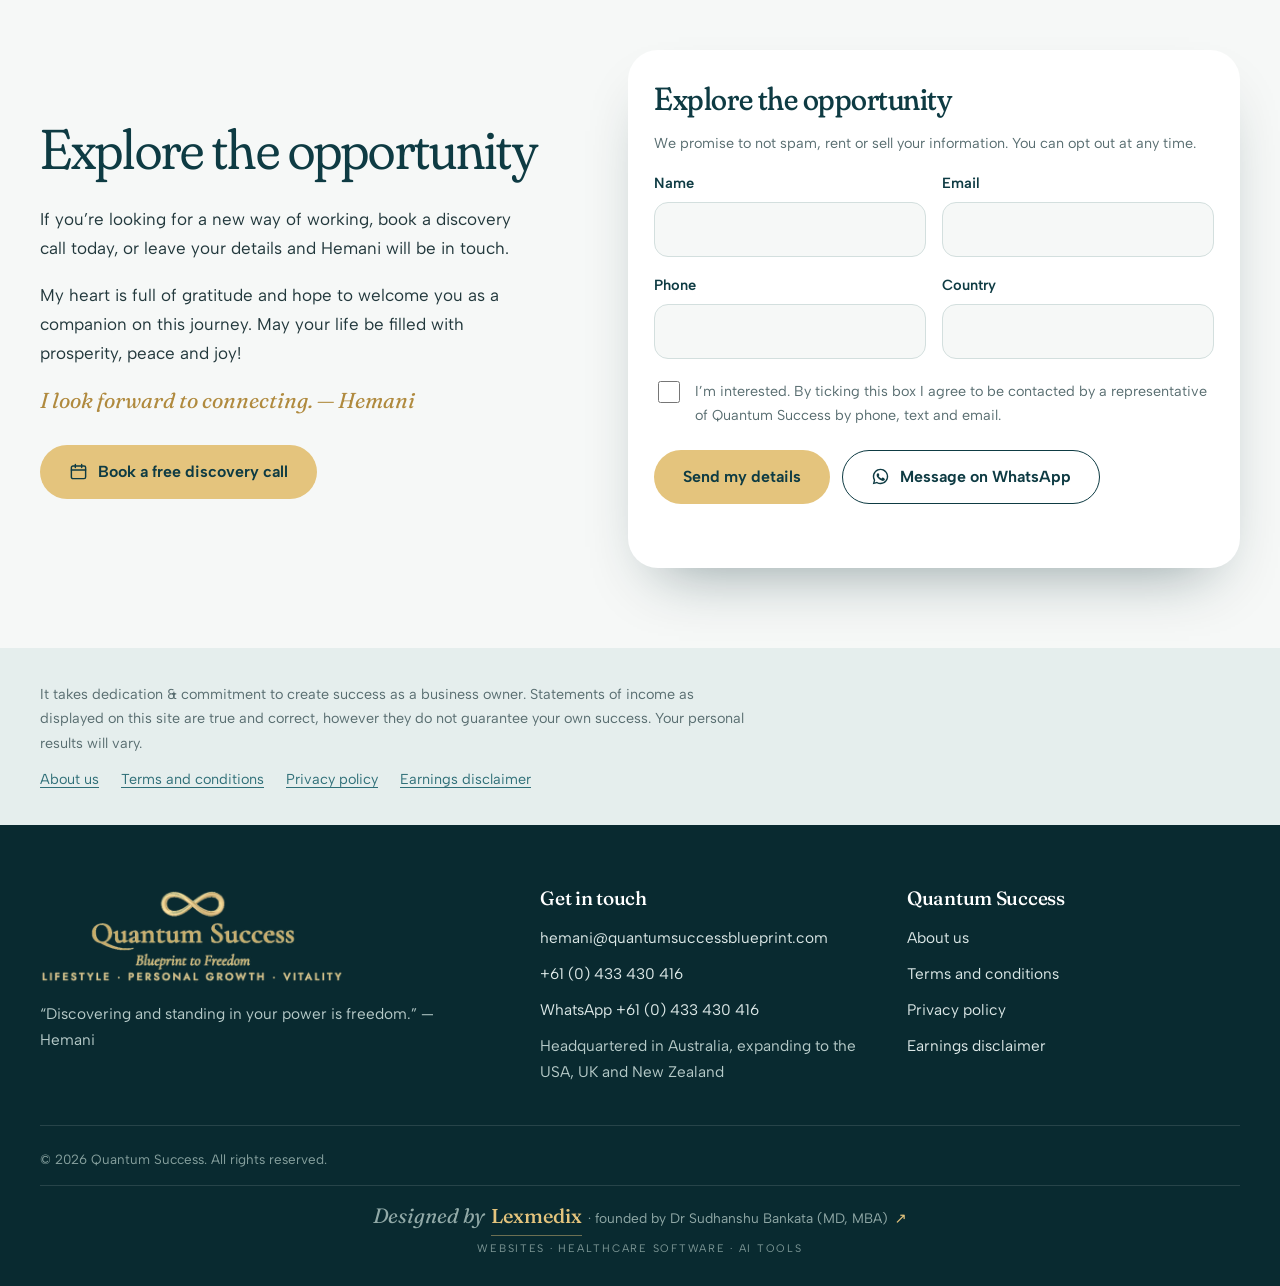
<file: new-rhythm-to-life/index.html>
<!doctype html>
<html lang="en">
<head>
  <meta charset="utf-8">
  <meta name="viewport" content="width=device-width, initial-scale=1">
  <title>Moved: Explore the opportunity | Quantum Success</title>
  <!-- Old Google Ads address (from blueprintofreedom.com/new-rhythm-to-life/). Sends visitors on to /opportunity/,
       keeping ?utm_… and gclid so ad tracking still works. -->
  <meta name="robots" content="noindex">
  <link rel="canonical" href="https://www.quantumsuccessblueprint.com/opportunity/">
  <script>location.replace("../opportunity/" + location.search + location.hash);</script>
  <meta http-equiv="refresh" content="0; url=../opportunity/">
  <style>body{margin:0;min-height:100vh;display:grid;place-items:center;background:#f6f8f7;color:#0e3b43;font:1.05rem/1.6 system-ui,sans-serif;padding:24px;text-align:center}a{color:#2f6f78}</style>
</head>
<body>
  <p>This page has moved. <a href="../opportunity/">Continue to “Explore the opportunity”</a>.</p>
</body>
</html>
</file>
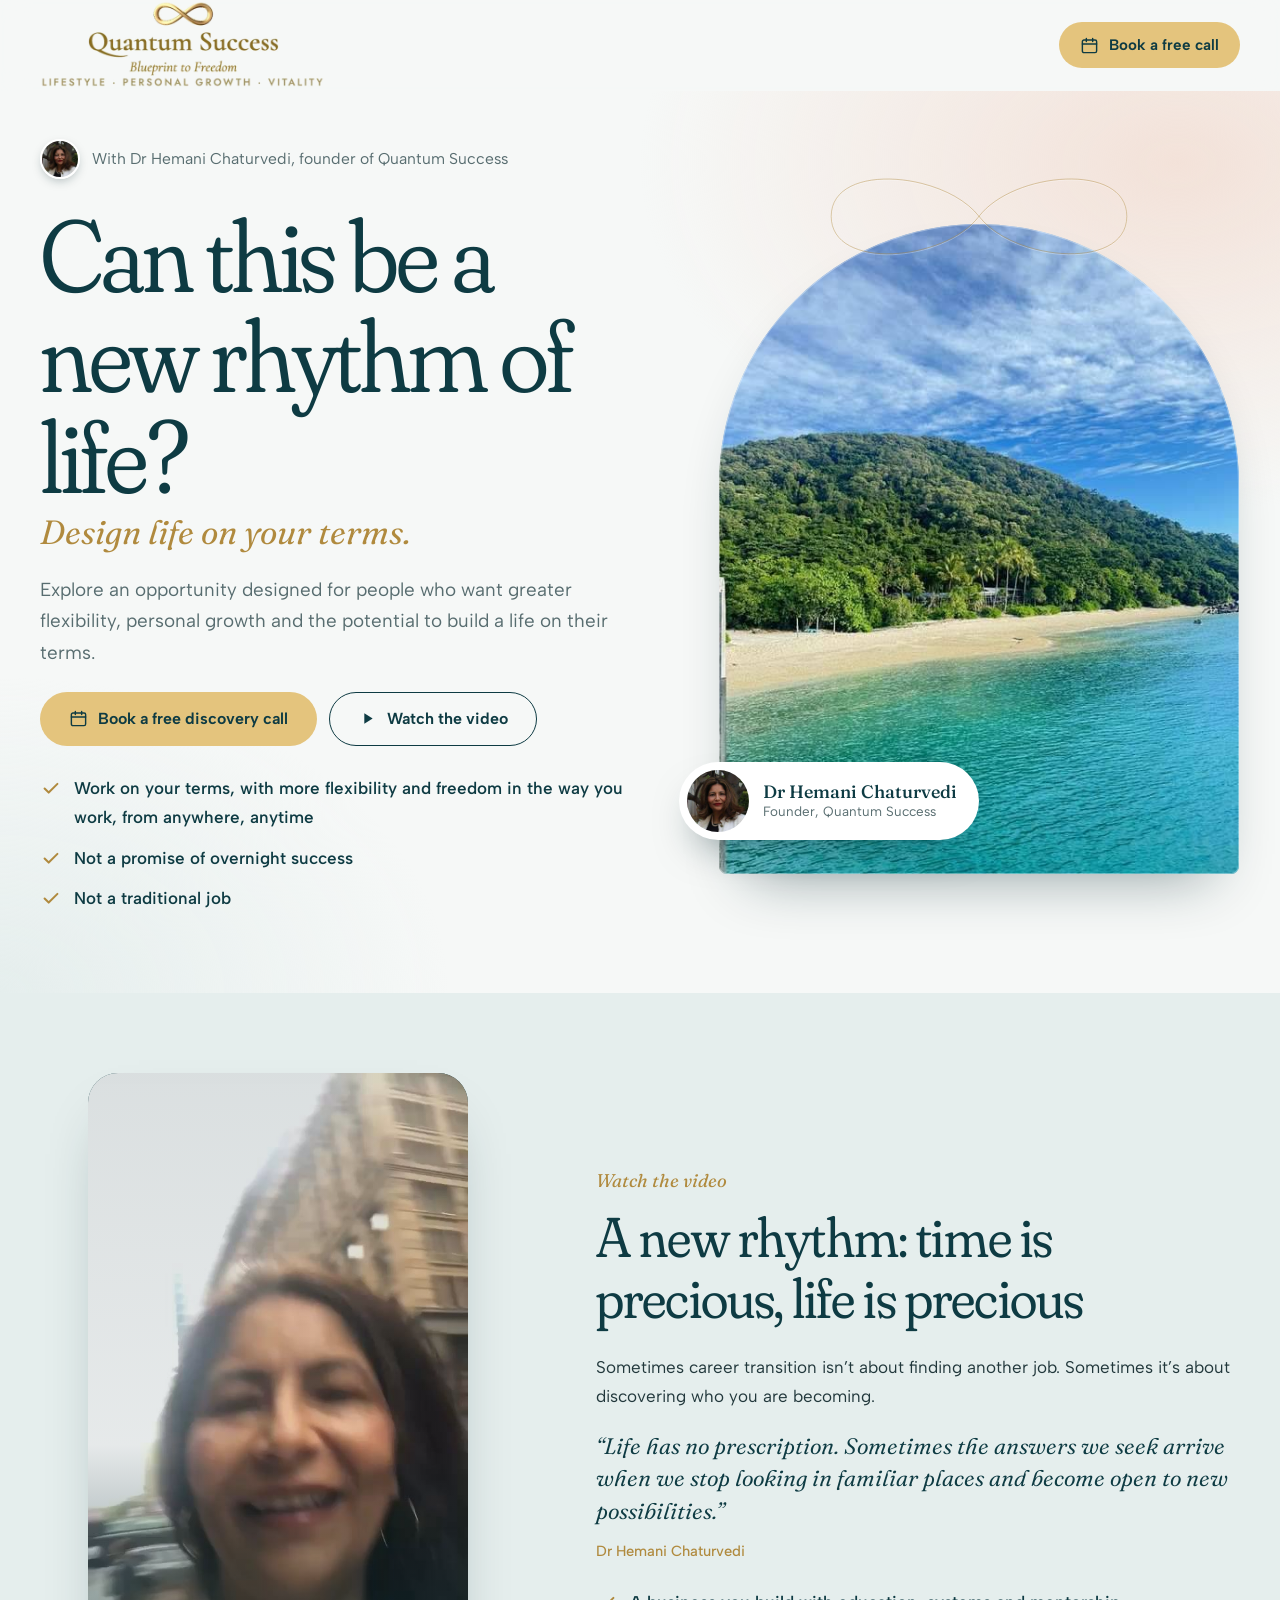
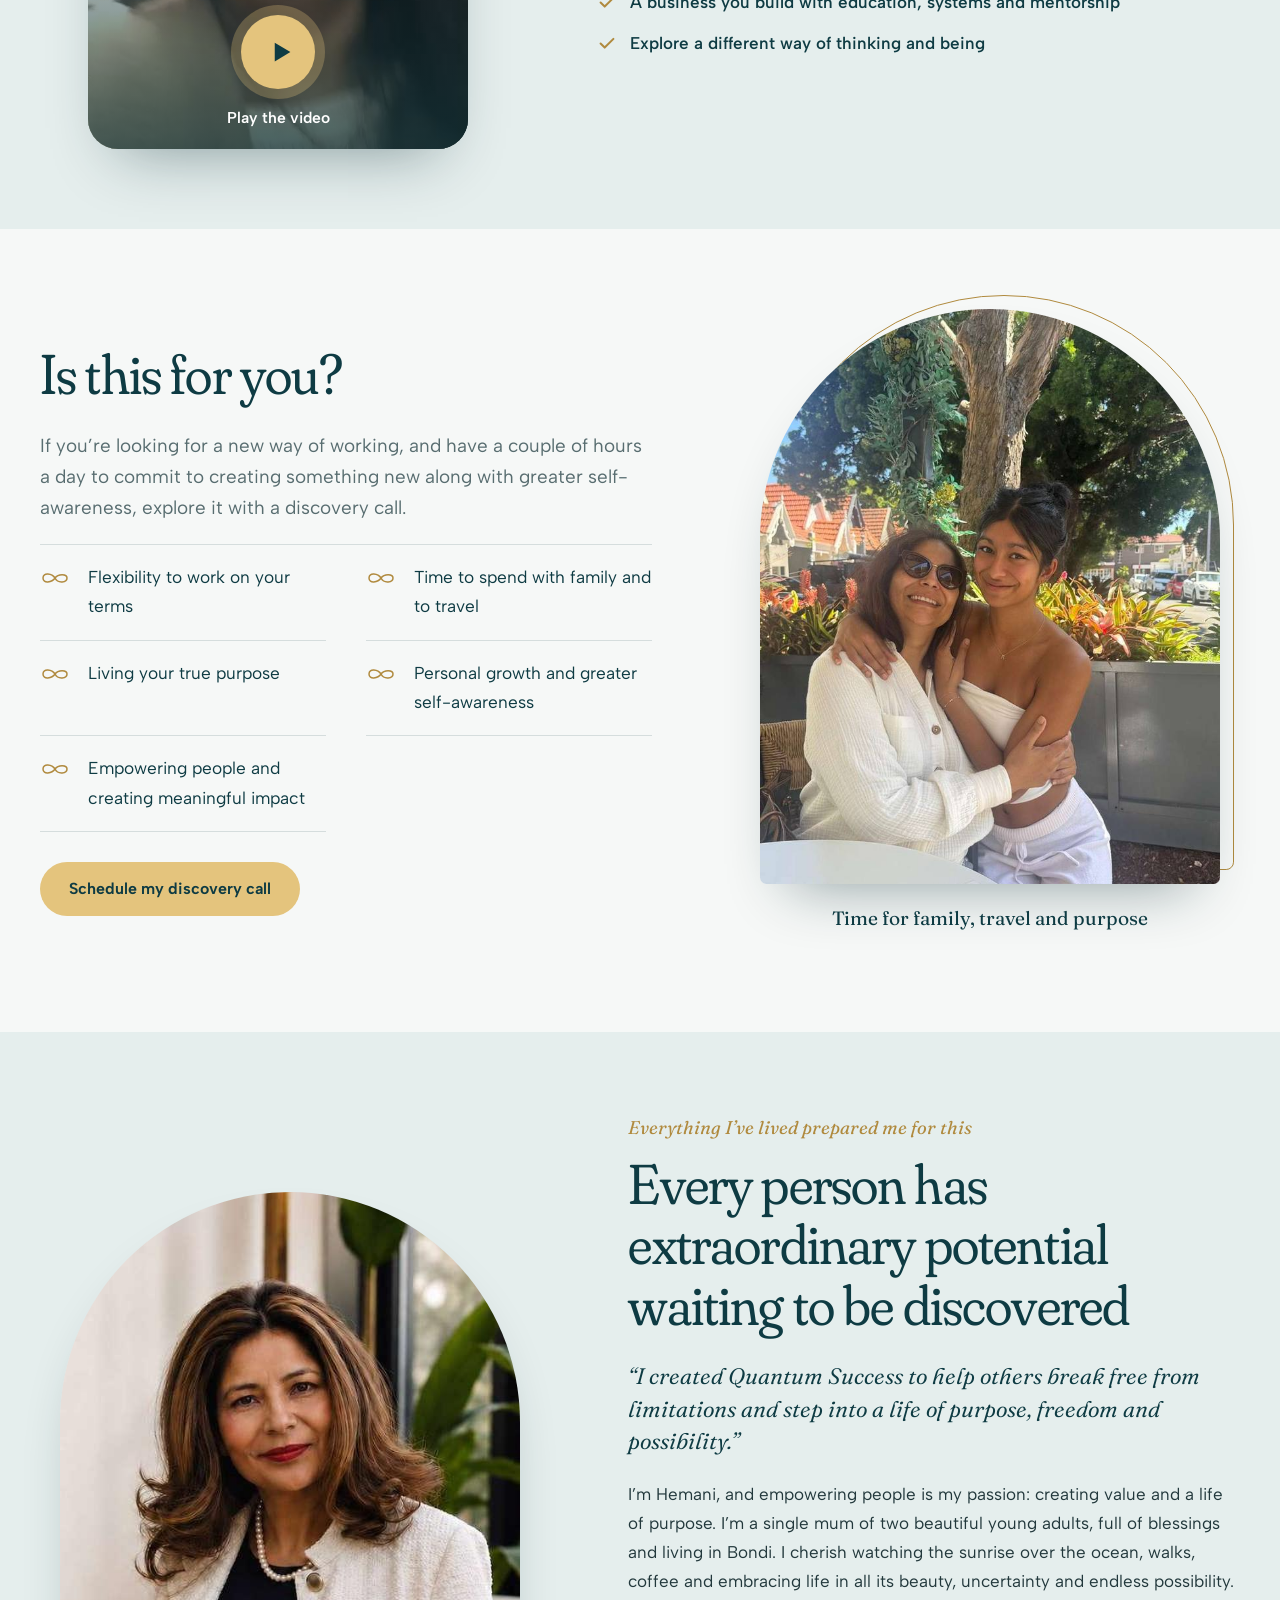
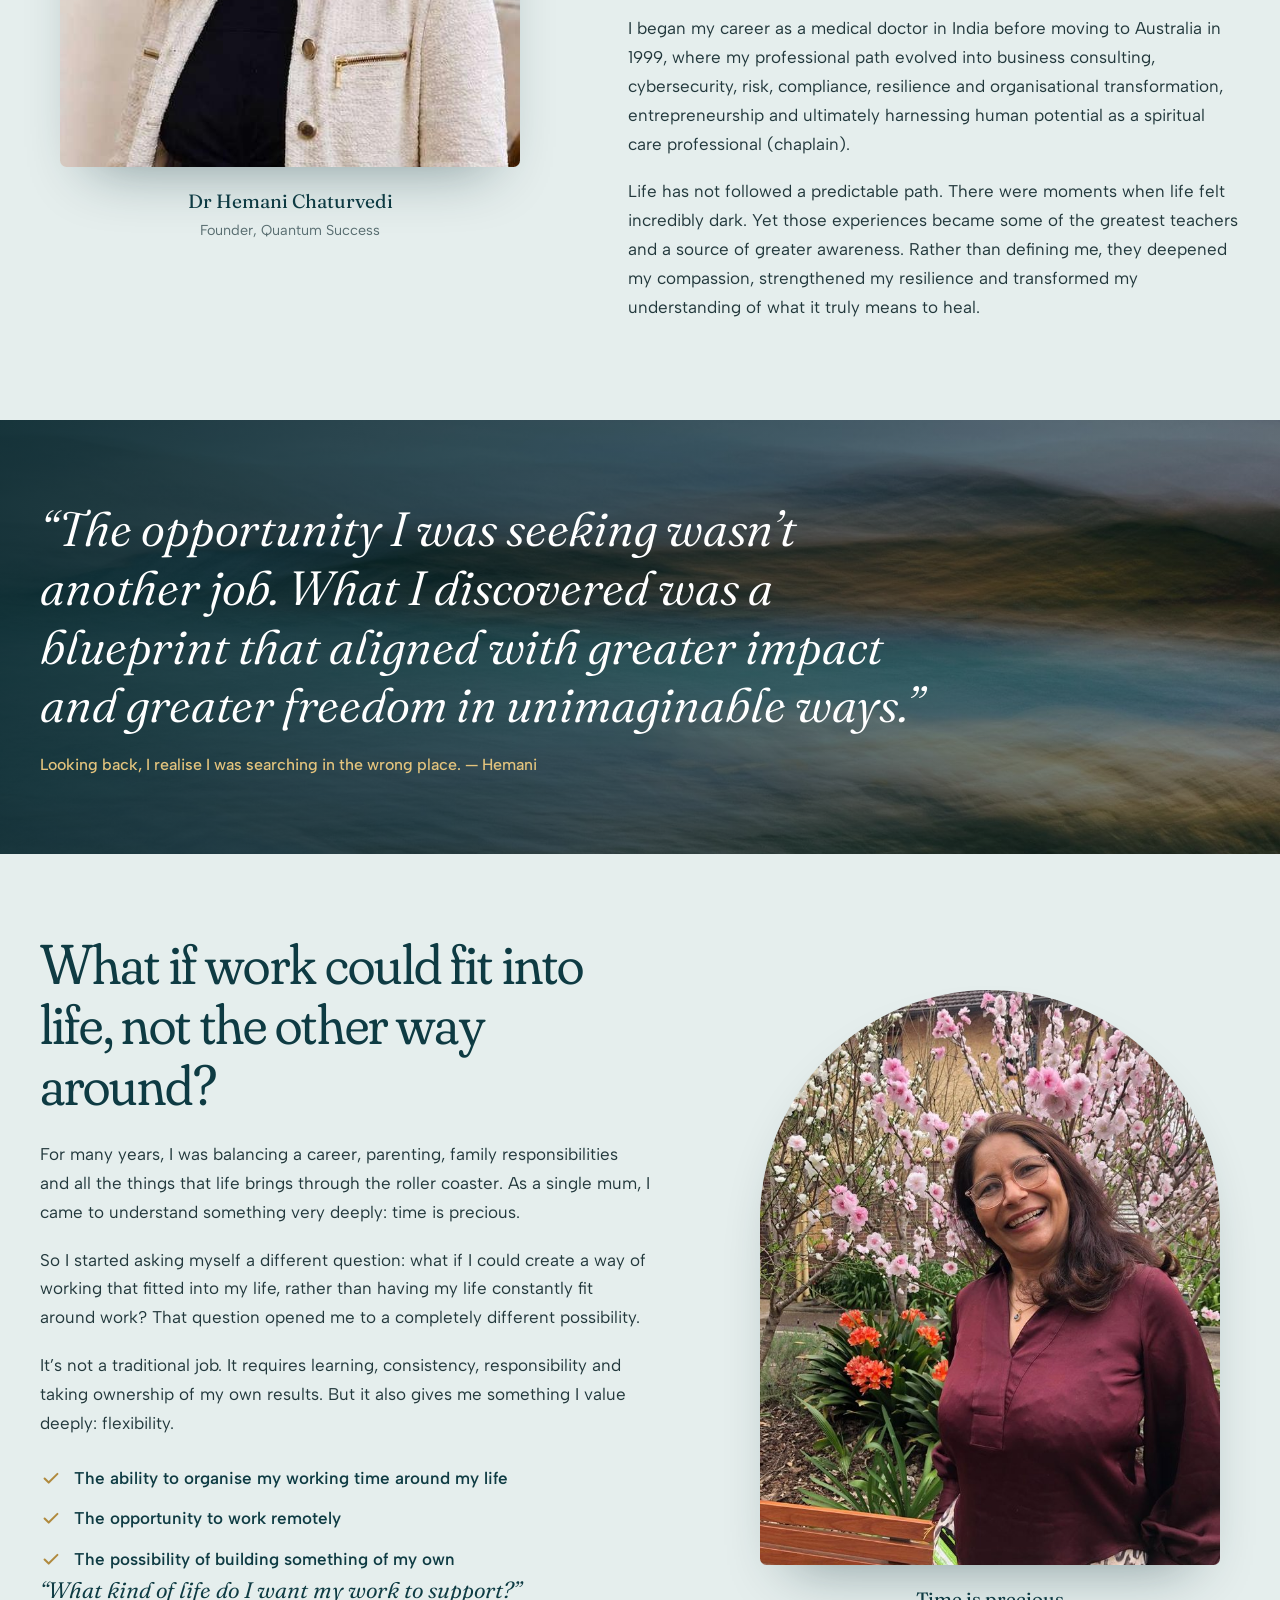
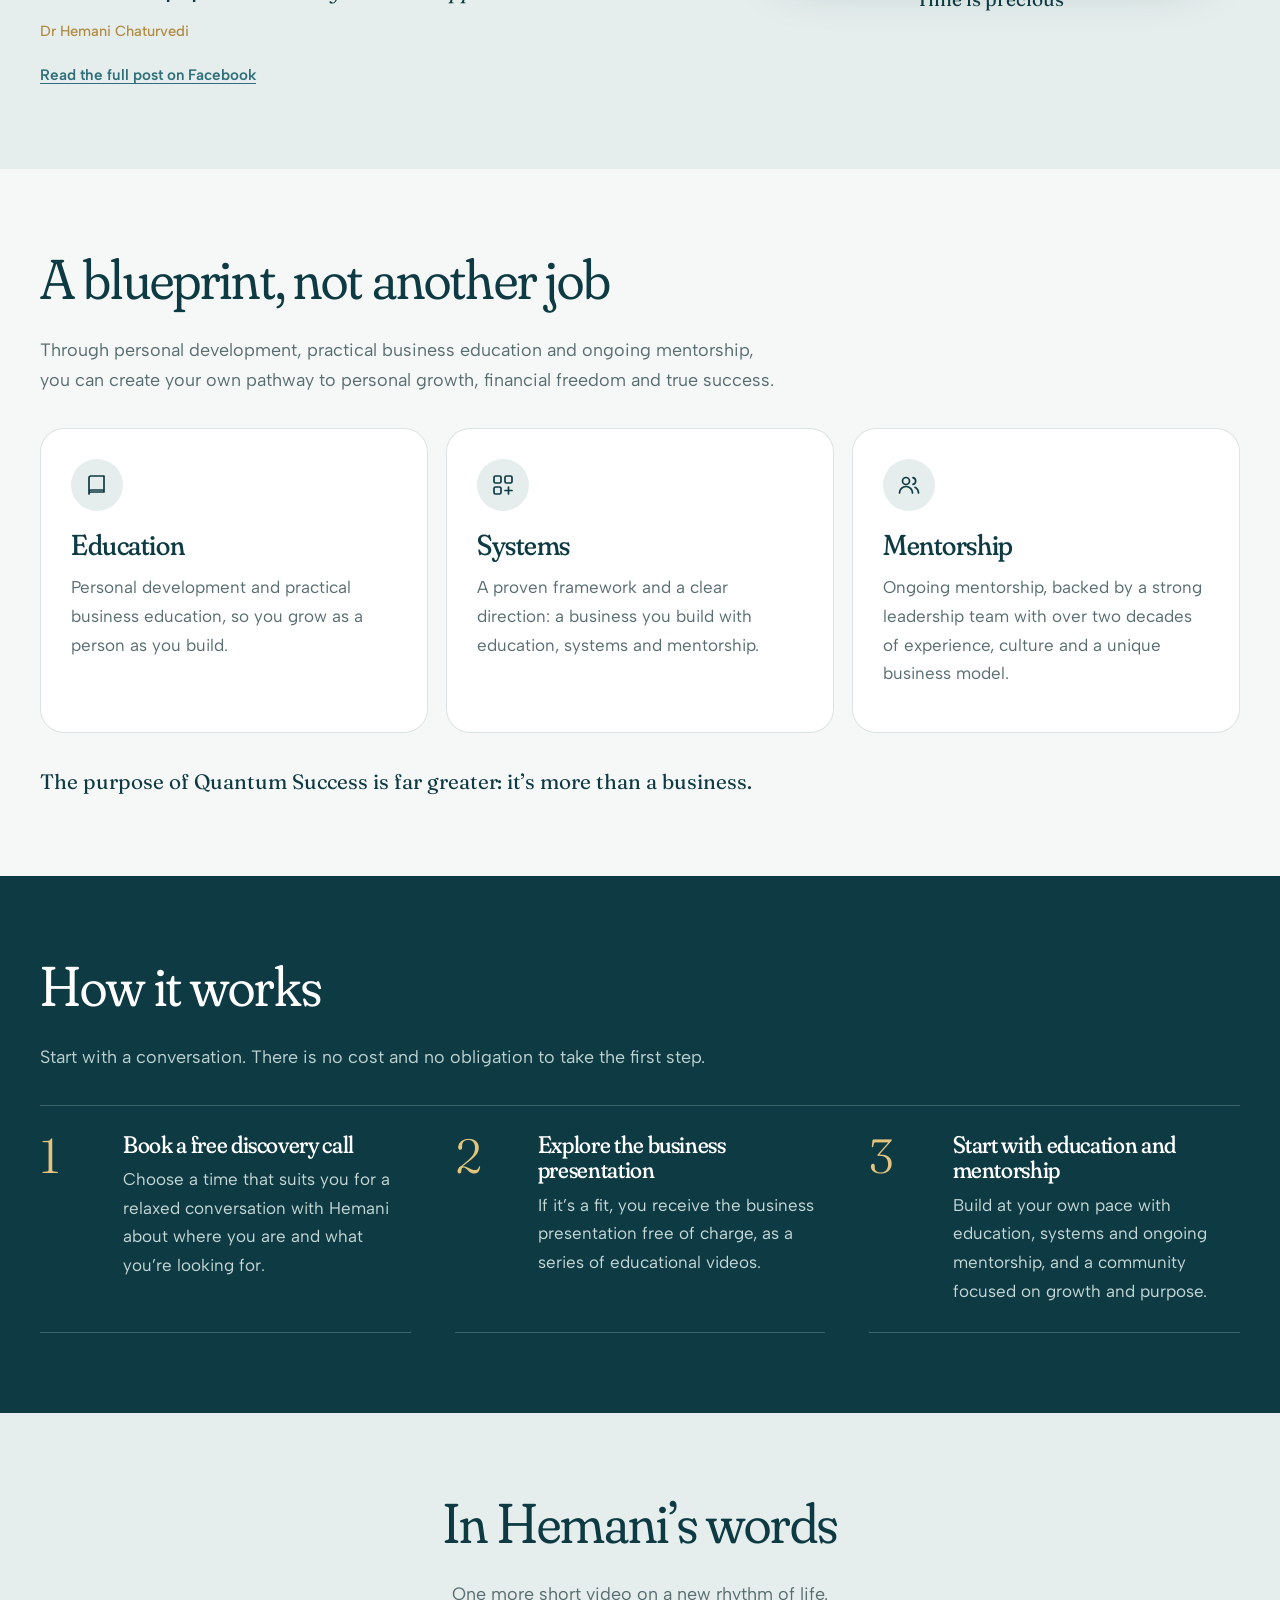
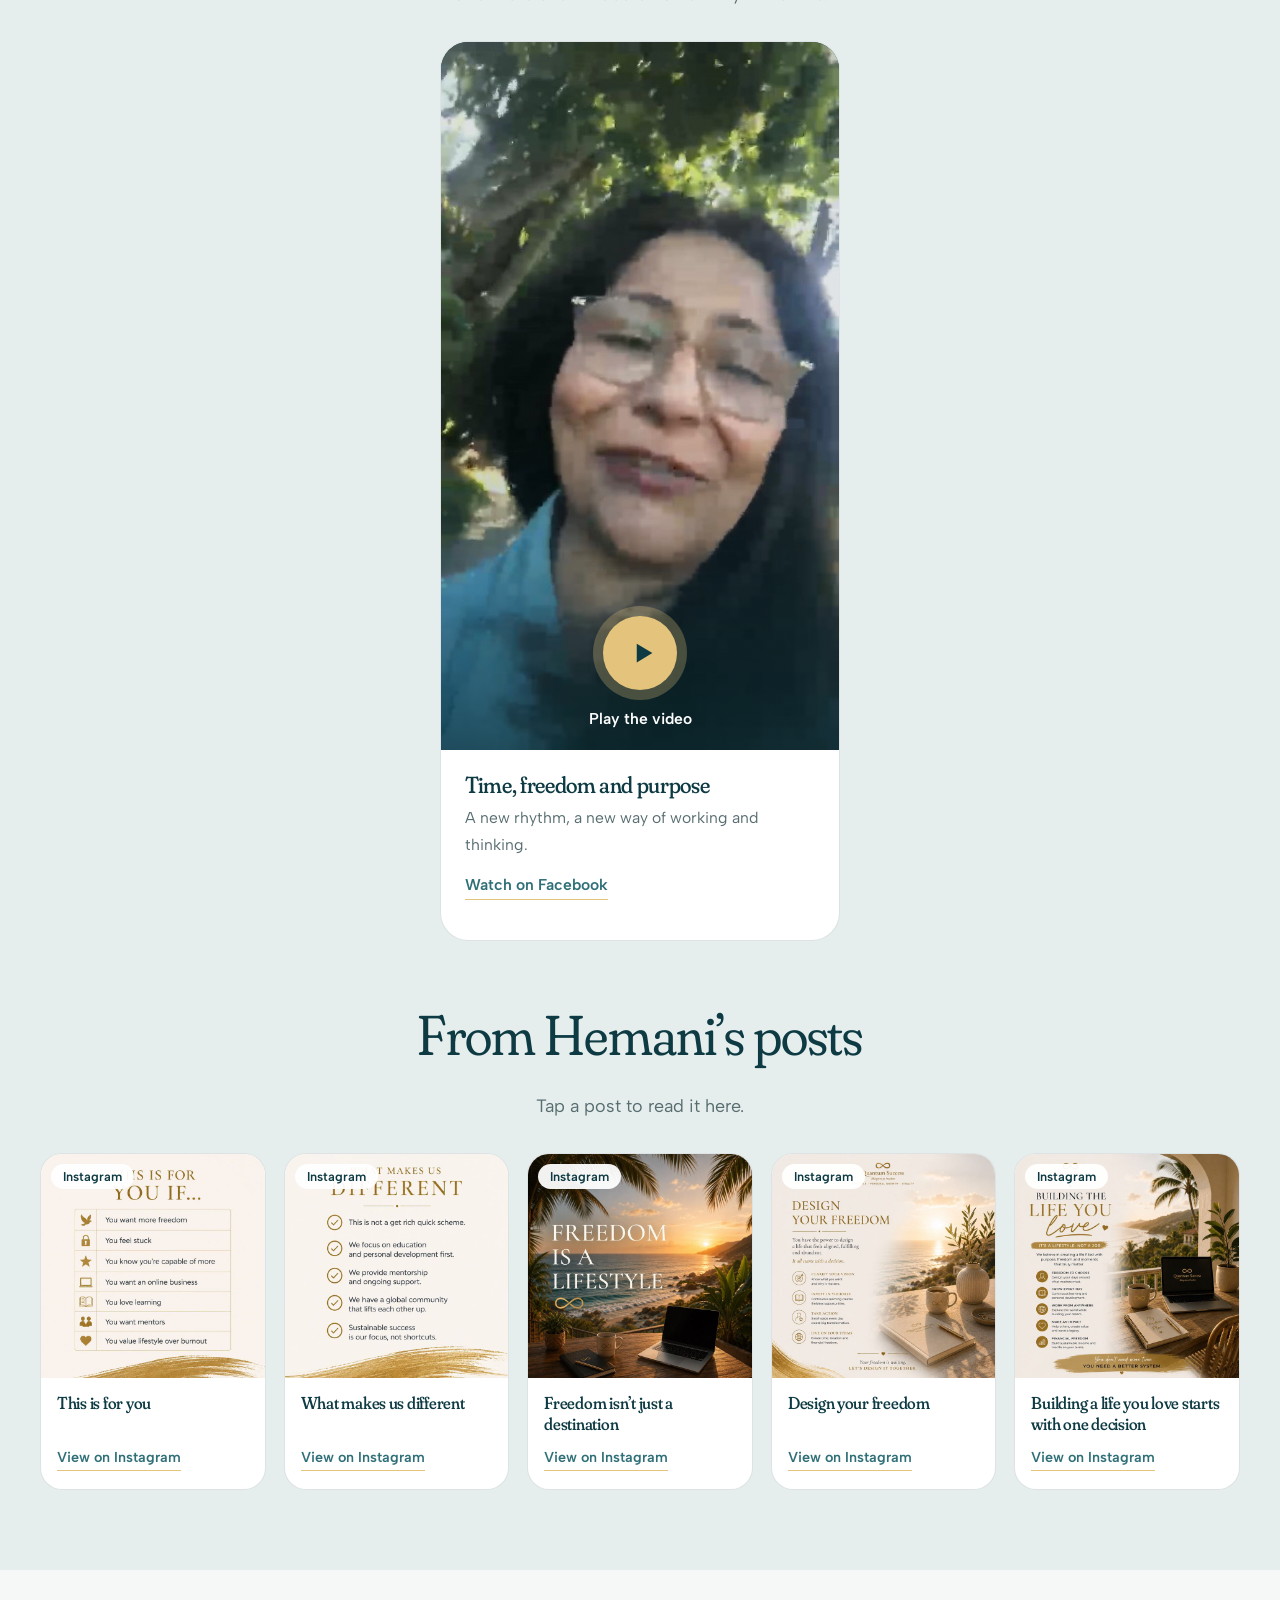
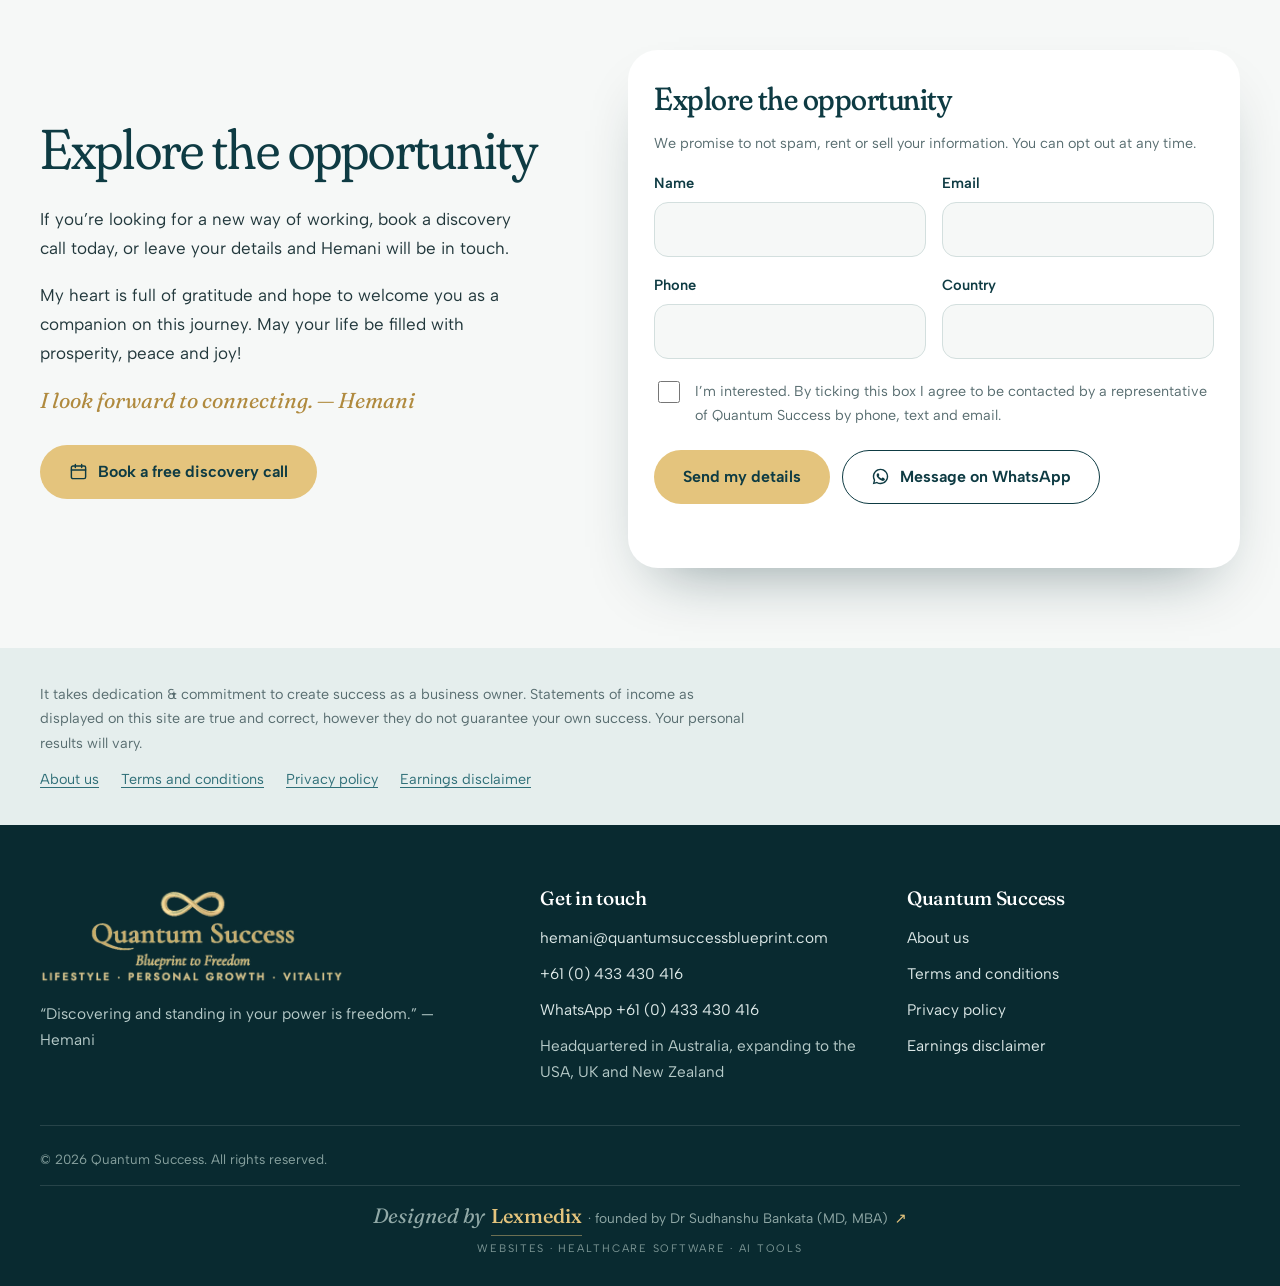
<file: opportunity/index.html>
<!doctype html>
<html lang="en">
<head>
  <meta charset="utf-8">
  <meta name="viewport" content="width=device-width, initial-scale=1, viewport-fit=cover">
  <title>Can this be a new rhythm of life? | Quantum Success with Dr Hemani Chaturvedi</title>
  <meta name="description" content="Explore an opportunity designed for people who want greater flexibility, personal growth and the potential to build a life on their terms. Book a free discovery call with Dr Hemani Chaturvedi.">
  <!-- Google Ads landing page: kept out of search results and the site menu on purpose -->
  <meta name="robots" content="noindex, follow">
  <meta name="theme-color" content="#0e3b43">
  <meta property="og:type" content="website">
  <meta property="og:site_name" content="Quantum Success — Blueprint to Freedom">
  <meta property="og:title" content="Can this be a new rhythm of life? Design life on your terms">
  <meta property="og:description" content="Explore an opportunity designed for people who want greater flexibility, personal growth and the potential to build a life on their terms.">
  <meta property="og:image" content="https://www.quantumsuccessblueprint.com/assets/img/og-image.jpg">
  <meta property="og:url" content="https://www.quantumsuccessblueprint.com/opportunity/">
  <meta name="twitter:card" content="summary_large_image">
  <link rel="canonical" href="https://www.quantumsuccessblueprint.com/opportunity/">
  <link rel="icon" type="image/png" href="../assets/img/favicon.png">
  <link rel="apple-touch-icon" href="../assets/img/apple-touch-icon.png">
  <link rel="preconnect" href="https://fonts.googleapis.com">
  <link rel="preconnect" href="https://fonts.gstatic.com" crossorigin>
  <link rel="stylesheet" href="https://fonts.googleapis.com/css2?family=Albert+Sans:wght@400;500;600;700&family=Fraunces:ital,opsz,wght,SOFT@0,9..144,300..600,100;1,9..144,300..500,100&display=swap">
  <link rel="stylesheet" href="../assets/css/site.css?v=c810a26d">
  <link rel="preload" as="image" href="../assets/img/lp-fitzroy.jpg">
</head>
<body class="lp-page">
<a class="skip" href="#main">Skip to content</a>
<div class="progress" aria-hidden="true"></div>
<!-- LANDING PAGE HEADER: logo + one button, no menu (keeps ad visitors on the one goal) -->
<header class="site-header lp-header">
  <div class="wrap bar">
    <a class="brand" href="../" aria-label="Quantum Success home"><img src="../assets/img/logo.webp" alt="Quantum Success, Blueprint to Freedom" width="414" height="131"></a>
    <a class="btn btn-deep" href="https://calendly.com/chaturvedihemani/initial-discovery-call-with-hemani" target="_blank" rel="noopener"><svg viewBox="0 0 24 24" fill="none" stroke="currentColor" stroke-width="1.8" stroke-linecap="round" stroke-linejoin="round"><rect x="3" y="5" width="18" height="16" rx="2"/><path d="M8 3v4M16 3v4M3 10h18"/></svg> Book a free call</a>
  </div>
</header>

<main id="main">

<!-- SECTION: HERO -->
<section class="hero lp">
  <div class="wrap">
    <div>
      <p class="with"><img src="../assets/img/hemani.jpg" alt="" width="40" height="40">With Dr Hemani Chaturvedi, founder of Quantum Success</p>
      <h1>Can this be a new rhythm of life?</h1>
      <p class="lp-sub">Design life on your terms.</p>
      <p class="lede">Explore an opportunity designed for people who want greater flexibility, personal growth and the potential to build a life on their terms.</p>
      <div class="cta-row">
        <a class="btn btn-sun" href="https://calendly.com/chaturvedihemani/initial-discovery-call-with-hemani" target="_blank" rel="noopener"><svg viewBox="0 0 24 24" fill="none" stroke="currentColor" stroke-width="1.8" stroke-linecap="round" stroke-linejoin="round"><rect x="3" y="5" width="18" height="16" rx="2"/><path d="M8 3v4M16 3v4M3 10h18"/></svg> Book a free discovery call</a>
        <a class="btn btn-line" href="#video"><svg viewBox="0 0 24 24" fill="currentColor"><path d="M8 5.5v13l10.5-6.5z"/></svg> Watch the video</a>
      </div>
      <ul class="honest">
        <li><svg viewBox="0 0 24 24" fill="none" stroke="currentColor" stroke-width="2.2" stroke-linecap="round" stroke-linejoin="round"><path d="M5 12.5l4.5 4.5L19 7.5"/></svg>Work on your terms, with more flexibility and freedom in the way you work, from anywhere, anytime</li>
        <li><svg viewBox="0 0 24 24" fill="none" stroke="currentColor" stroke-width="2.2" stroke-linecap="round" stroke-linejoin="round"><path d="M5 12.5l4.5 4.5L19 7.5"/></svg>Not a promise of overnight success</li>
        <li><svg viewBox="0 0 24 24" fill="none" stroke="currentColor" stroke-width="2.2" stroke-linecap="round" stroke-linejoin="round"><path d="M5 12.5l4.5 4.5L19 7.5"/></svg>Not a traditional job</li>
      </ul>
    </div>
    <div class="window">
      <svg class="loop" viewBox="0 0 600 170" aria-hidden="true"><path pathLength="1" d="M300 85C252 22 92 8 92 85s160 63 208 0 208-77 208 0-160 63-208 0z"/></svg>
      <div class="arch"><img src="../assets/img/lp-fitzroy.jpg" alt="Oneness with the Universe: turquoise water and a white sand beach at Fitzroy Island" width="560" height="748" fetchpriority="high"></div>
      <div class="badge"><img src="../assets/img/hemani.jpg" alt="Dr Hemani Chaturvedi" width="62" height="62"><span><b>Dr Hemani Chaturvedi</b><small>Founder, Quantum Success</small></span></div>
    </div>
  </div>
</section>

<!-- SECTION: VIDEO (Facebook reel loads only on tap — keeps the page fast on mobile data) -->
<section class="section foam" id="video">
  <div class="wrap vgrid">
    <div class="vbox" style="aspect-ratio:9/16;max-width:380px">
      <img src="../assets/img/social/fb-rhythm.jpg" alt="" width="576" height="1024" loading="lazy">
      <button class="vplay" type="button" data-fb="835025859668098" data-title="A new rhythm: time is precious, life is precious"><span class="ring"><svg viewBox="0 0 24 24" fill="currentColor" aria-hidden="true"><path d="M7 4.5v15l12.5-7.5z"/></svg></span><small>Play the video</small><span class="sr-only">Play the video: A new rhythm: time is precious, life is precious</span></button>
    </div>
    <div>
      <span class="note">Watch the video</span>
      <h2>A new rhythm: time is precious, life is precious</h2>
      <p>Sometimes career transition isn’t about finding another job. Sometimes it’s about discovering who you are becoming.</p>
      <blockquote class="pull sm">“Life has no prescription. Sometimes the answers we seek arrive when we stop looking in familiar places and become open to new possibilities.”<cite>Dr Hemani Chaturvedi</cite></blockquote>
      <ul class="honest">
        <li><svg viewBox="0 0 24 24" fill="none" stroke="currentColor" stroke-width="2.2" stroke-linecap="round" stroke-linejoin="round"><path d="M5 12.5l4.5 4.5L19 7.5"/></svg>A business you build with education, systems and mentorship</li>
        <li><svg viewBox="0 0 24 24" fill="none" stroke="currentColor" stroke-width="2.2" stroke-linecap="round" stroke-linejoin="round"><path d="M5 12.5l4.5 4.5L19 7.5"/></svg>Explore a different way of thinking and being</li>
      </ul>
    </div>
  </div>
</section>

<!-- SECTION: IS THIS FOR YOU? -->
<section class="section">
  <div class="wrap split rev">
    <figure class="framed" style="margin-top:0"><img src="../assets/img/lp-family.jpg" alt="Dr Hemani Chaturvedi smiling with family at an outdoor café" width="700" height="959" loading="lazy"><figcaption>Time for family, travel and purpose</figcaption></figure>
    <div>
      <h2>Is this for you?</h2>
      <p class="lede">If you’re looking for a new way of working, and have a couple of hours a day to commit to creating something new along with greater self-awareness, explore it with a discovery call.</p>
      <ul class="help">
        <li><svg viewBox="0 0 60 30" fill="none" stroke="currentColor" stroke-width="3" stroke-linecap="round" aria-hidden="true"><path d="M30 15C24 6 6 3 6 15s18 9 24 0 24-9 24 0-18 12-24 0z"/></svg>Flexibility to work on your terms</li>
        <li><svg viewBox="0 0 60 30" fill="none" stroke="currentColor" stroke-width="3" stroke-linecap="round" aria-hidden="true"><path d="M30 15C24 6 6 3 6 15s18 9 24 0 24-9 24 0-18 12-24 0z"/></svg>Time to spend with family and to travel</li>
        <li><svg viewBox="0 0 60 30" fill="none" stroke="currentColor" stroke-width="3" stroke-linecap="round" aria-hidden="true"><path d="M30 15C24 6 6 3 6 15s18 9 24 0 24-9 24 0-18 12-24 0z"/></svg>Living your true purpose</li>
        <li><svg viewBox="0 0 60 30" fill="none" stroke="currentColor" stroke-width="3" stroke-linecap="round" aria-hidden="true"><path d="M30 15C24 6 6 3 6 15s18 9 24 0 24-9 24 0-18 12-24 0z"/></svg>Personal growth and greater self-awareness</li>
        <li><svg viewBox="0 0 60 30" fill="none" stroke="currentColor" stroke-width="3" stroke-linecap="round" aria-hidden="true"><path d="M30 15C24 6 6 3 6 15s18 9 24 0 24-9 24 0-18 12-24 0z"/></svg>Empowering people and creating meaningful impact</li>
      </ul>
      <div class="cta-row"><a class="btn btn-deep" href="https://calendly.com/chaturvedihemani/initial-discovery-call-with-hemani" target="_blank" rel="noopener">Schedule my discovery call</a></div>
    </div>
  </div>
</section>

<!-- SECTION: HER STORY (her own words, shortened) -->
<section class="section foam" id="story">
  <div class="wrap split">
    <figure class="framed" style="margin-top:0"><img src="../assets/img/lp-portrait.jpg" alt="Dr Hemani Chaturvedi, founder of Quantum Success" width="542" height="677" loading="lazy"><figcaption>Dr Hemani Chaturvedi<small>Founder, Quantum Success</small></figcaption></figure>
    <div>
      <span class="note">Everything I’ve lived prepared me for this</span>
      <h2>Every person has extraordinary potential waiting to be discovered</h2>
      <blockquote class="pull sm">“I created Quantum Success to help others break free from limitations and step into a life of purpose, freedom and possibility.”</blockquote>
      <p>I’m Hemani, and empowering people is my passion: creating value and a life of purpose. I’m a single mum of two beautiful young adults, full of blessings and living in Bondi. I cherish watching the sunrise over the ocean, walks, coffee and embracing life in all its beauty, uncertainty and endless possibility.</p>
      <p>I began my career as a medical doctor in India before moving to Australia in 1999, where my professional path evolved into business consulting, cybersecurity, risk, compliance, resilience and organisational transformation, entrepreneurship and ultimately harnessing human potential as a spiritual care professional (chaplain).</p>
      <p>Life has not followed a predictable path. There were moments when life felt incredibly dark. Yet those experiences became some of the greatest teachers and a source of greater awareness. Rather than defining me, they deepened my compassion, strengthened my resilience and transformed my understanding of what it truly means to heal.</p>
    </div>
  </div>
</section>

<!-- SECTION: TURNING POINT (quote band) -->
<section class="band" style="background-image:url(../assets/img/bg-blue-water.jpg)">
  <div class="wrap"><blockquote style="max-width:30ch">“The opportunity I was seeking wasn’t another job. What I discovered was a blueprint that aligned with greater impact and greater freedom in unimaginable ways.”</blockquote><cite>Looking back, I realise I was searching in the wrong place. &mdash; Hemani</cite></div>
</section>

<!-- SECTION: WORK THAT FITS INTO LIFE (her Facebook post of 2026-10-08, shortened) -->
<section class="section foam" id="work-life">
  <div class="wrap split rev">
    <figure class="framed" style="margin-top:0"><img src="../assets/img/lp-blossom.jpg" alt="Dr Hemani Chaturvedi smiling among spring blossom in a garden" width="700" height="933" loading="lazy"><figcaption>Time is precious</figcaption></figure>
    <div>
      <h2>What if work could fit into life, not the other way around?</h2>
      <p>For many years, I was balancing a career, parenting, family responsibilities and all the things that life brings through the roller coaster. As a single mum, I came to understand something very deeply: time is precious.</p>
      <p>So I started asking myself a different question: what if I could create a way of working that fitted into my life, rather than having my life constantly fit around work? That question opened me to a completely different possibility.</p>
      <p>It’s not a traditional job. It requires learning, consistency, responsibility and taking ownership of my own results. But it also gives me something I value deeply: flexibility.</p>
      <ul class="honest">
        <li><svg viewBox="0 0 24 24" fill="none" stroke="currentColor" stroke-width="2.2" stroke-linecap="round" stroke-linejoin="round"><path d="M5 12.5l4.5 4.5L19 7.5"/></svg>The ability to organise my working time around my life</li>
        <li><svg viewBox="0 0 24 24" fill="none" stroke="currentColor" stroke-width="2.2" stroke-linecap="round" stroke-linejoin="round"><path d="M5 12.5l4.5 4.5L19 7.5"/></svg>The opportunity to work remotely</li>
        <li><svg viewBox="0 0 24 24" fill="none" stroke="currentColor" stroke-width="2.2" stroke-linecap="round" stroke-linejoin="round"><path d="M5 12.5l4.5 4.5L19 7.5"/></svg>The possibility of building something of my own</li>
      </ul>
      <blockquote class="pull sm">“What kind of life do I want my work to support?”<cite>Dr Hemani Chaturvedi</cite></blockquote>
      <p style="font-weight:600;font-size:.95rem;margin:0"><a href="https://www.facebook.com/photo?fbid=122133057405390154" target="_blank" rel="noopener">Read the full post on Facebook</a></p>
    </div>
  </div>
</section>

<!-- SECTION: WHAT YOU GET -->
<section class="section">
  <div class="wrap">
    <div class="head"><h2>A blueprint, not another job</h2><p>Through personal development, practical business education and ongoing mentorship, you can create your own pathway to personal growth, financial freedom and true success.</p></div>
    <div class="feat">
      <div class="fcard"><div class="ic"><svg viewBox="0 0 24 24" fill="none" stroke="currentColor" stroke-width="1.7" stroke-linecap="round" stroke-linejoin="round"><path d="M4 5a2 2 0 012-2h13v16H6a2 2 0 00-2 2V5zM4 19a2 2 0 012-2h13"/></svg></div><h3>Education</h3><p>Personal development and practical business education, so you grow as a person as you build.</p></div>
      <div class="fcard"><div class="ic"><svg viewBox="0 0 24 24" fill="none" stroke="currentColor" stroke-width="1.7" stroke-linecap="round" stroke-linejoin="round"><rect x="3" y="3" width="7" height="7" rx="1.5"/><rect x="14" y="3" width="7" height="7" rx="1.5"/><rect x="3" y="14" width="7" height="7" rx="1.5"/><path d="M17.5 14v7M14 17.5h7"/></svg></div><h3>Systems</h3><p>A proven framework and a clear direction: a business you build with education, systems and mentorship.</p></div>
      <div class="fcard"><div class="ic"><svg viewBox="0 0 24 24" fill="none" stroke="currentColor" stroke-width="1.7" stroke-linecap="round" stroke-linejoin="round"><circle cx="9" cy="8" r="3.5"/><path d="M2.5 20a6.5 6.5 0 0113 0M16 4.6a3.5 3.5 0 010 6.8M18 14.3a6.5 6.5 0 013.5 5.7"/></svg></div><h3>Mentorship</h3><p>Ongoing mentorship, backed by a strong leadership team with over two decades of experience, culture and a unique business model.</p></div>
    </div>
    <p style="margin:34px 0 0;max-width:68ch;font-family:var(--display);font-size:1.3rem;line-height:1.4;color:var(--deep)">The purpose of Quantum Success is far greater: it’s more than a business.</p>
  </div>
</section>

<!-- SECTION: HOW IT WORKS (a real sequence, so it is numbered) -->
<section class="section deep">
  <div class="wrap">
    <div class="head"><h2>How it works</h2><p>Start with a conversation. There is no cost and no obligation to take the first step.</p></div>
    <div class="steps three">
      <div class="step"><div><h3>Book a free discovery call</h3><p>Choose a time that suits you for a relaxed conversation with Hemani about where you are and what you’re looking for.</p></div></div>
      <div class="step"><div><h3>Explore the business presentation</h3><p>If it’s a fit, you receive the business presentation free of charge, as a series of educational videos.</p></div></div>
      <div class="step"><div><h3>Start with education and mentorship</h3><p>Build at your own pace with education, systems and ongoing mentorship, and a community focused on growth and purpose.</p></div></div>
    </div>
  </div>
</section>

<!-- SECTION: MORE VIDEOS (Hemani's reels; the Facebook player loads only on tap) -->
<section class="section foam" id="more-videos">
  <div class="wrap">
    <div class="head center"><h2>In Hemani’s words</h2><p>One more short video on a new rhythm of life.</p></div>
    <div class="vlist" style="grid-template-columns:1fr;max-width:400px;margin-inline:auto">
<article class="vcard">
  <div class="vbox tall"><img src="../assets/img/social/fb-freedom.jpg" alt="" width="576" height="1024" loading="lazy"><button class="vplay" type="button" data-fb="946386644612105" data-title="Time, freedom and purpose"><span class="ring"><svg viewBox="0 0 24 24" fill="currentColor" aria-hidden="true"><path d="M7 4.5v15l12.5-7.5z"/></svg></span><small>Play the video</small><span class="sr-only">Play the video: Time, freedom and purpose</span></button></div>
  <div class="vbody"><h3>Time, freedom and purpose</h3><p>A new rhythm, a new way of working and thinking.</p><p class="src"><a href="https://www.facebook.com/reel/946386644612105/" target="_blank" rel="noopener">Watch on Facebook</a></p></div>
</article>
    </div>
    <div class="head center" style="margin-top:64px"><h2>From Hemani’s posts</h2><p>Tap a post to read it here.</p></div>
    <div class="pgrid five">
<article class="pcard" data-platform="instagram">
  <button class="pthumb" type="button" data-embed="https://www.instagram.com/p/DaoqUGNzmz6/embed/captioned/" data-open="https://www.instagram.com/p/DaoqUGNzmz6/" data-site="Instagram" data-title="This is for you"><img src="../assets/img/social/ig-DaoqUGNzmz6.jpg" alt="" width="720" height="720" loading="lazy"><span class="plat">Instagram</span><span class="sr-only">Read the post: This is for you</span></button>
  <div class="pbody"><h3>This is for you</h3><a href="https://www.instagram.com/p/DaoqUGNzmz6/" target="_blank" rel="noopener">View on Instagram</a></div>
</article>
<article class="pcard" data-platform="instagram">
  <button class="pthumb" type="button" data-embed="https://www.instagram.com/p/Daon20sTgIa/embed/captioned/" data-open="https://www.instagram.com/p/Daon20sTgIa/" data-site="Instagram" data-title="What makes us different"><img src="../assets/img/social/ig-Daon20sTgIa.jpg" alt="" width="720" height="720" loading="lazy"><span class="plat">Instagram</span><span class="sr-only">Read the post: What makes us different</span></button>
  <div class="pbody"><h3>What makes us different</h3><a href="https://www.instagram.com/p/Daon20sTgIa/" target="_blank" rel="noopener">View on Instagram</a></div>
</article>
<article class="pcard" data-platform="instagram">
  <button class="pthumb" type="button" data-embed="https://www.instagram.com/p/DaokcP6zJdj/embed/captioned/" data-open="https://www.instagram.com/p/DaokcP6zJdj/" data-site="Instagram" data-title="Freedom isn’t just a destination"><img src="../assets/img/social/ig-DaokcP6zJdj.jpg" alt="" width="720" height="720" loading="lazy"><span class="plat">Instagram</span><span class="sr-only">Read the post: Freedom isn’t just a destination</span></button>
  <div class="pbody"><h3>Freedom isn’t just a destination</h3><a href="https://www.instagram.com/p/DaokcP6zJdj/" target="_blank" rel="noopener">View on Instagram</a></div>
</article>
<article class="pcard" data-platform="instagram">
  <button class="pthumb" type="button" data-embed="https://www.instagram.com/p/DarKP1jzjo3/embed/captioned/" data-open="https://www.instagram.com/p/DarKP1jzjo3/" data-site="Instagram" data-title="Design your freedom"><img src="../assets/img/social/ig-DarKP1jzjo3.jpg" alt="" width="720" height="720" loading="lazy"><span class="plat">Instagram</span><span class="sr-only">Read the post: Design your freedom</span></button>
  <div class="pbody"><h3>Design your freedom</h3><a href="https://www.instagram.com/p/DarKP1jzjo3/" target="_blank" rel="noopener">View on Instagram</a></div>
</article>
<article class="pcard" data-platform="instagram">
  <button class="pthumb" type="button" data-embed="https://www.instagram.com/p/DarJ3wMzSpp/embed/captioned/" data-open="https://www.instagram.com/p/DarJ3wMzSpp/" data-site="Instagram" data-title="Building a life you love starts with one decision"><img src="../assets/img/social/ig-DarJ3wMzSpp.jpg" alt="" width="720" height="720" loading="lazy"><span class="plat">Instagram</span><span class="sr-only">Read the post: Building a life you love starts with one decision</span></button>
  <div class="pbody"><h3>Building a life you love starts with one decision</h3><a href="https://www.instagram.com/p/DarJ3wMzSpp/" target="_blank" rel="noopener">View on Instagram</a></div>
</article>
    </div>
  </div>
</section>

<!-- SECTION: FINAL CALL + FORM -->
<section class="section" id="start">
  <div class="wrap split">
    <div>
      <h2>Explore the opportunity</h2>
      <p>If you’re looking for a new way of working, book a discovery call today, or leave your details and Hemani will be in touch.</p>
      <p>My heart is full of gratitude and hope to welcome you as a companion on this journey. May your life be filled with prosperity, peace and joy!</p>
      <p class="sign">I look forward to connecting. &mdash; Hemani</p>
      <div class="cta-row"><a class="btn btn-sun" href="https://calendly.com/chaturvedihemani/initial-discovery-call-with-hemani" target="_blank" rel="noopener"><svg viewBox="0 0 24 24" fill="none" stroke="currentColor" stroke-width="1.8" stroke-linecap="round" stroke-linejoin="round"><rect x="3" y="5" width="18" height="16" rx="2"/><path d="M8 3v4M16 3v4M3 10h18"/></svg> Book a free discovery call</a></div>
    </div>
    <div><form class="formcard" data-enquiry="Opportunity enquiry (ads landing page)" novalidate>
  <h3>Explore the opportunity</h3>
  <p class="privacy">We promise to not spam, rent or sell your information. You can opt out at any time.</p>
  <div class="row2">
    <div class="field"><label for="f-name-opp">Name</label><input id="f-name-opp" name="name" autocomplete="name" required></div>
    <div class="field"><label for="f-email-opp">Email</label><input id="f-email-opp" name="email" type="email" autocomplete="email" required></div>
    <div class="field"><label for="f-phone-opp">Phone</label><input id="f-phone-opp" name="phone" type="tel" autocomplete="tel" required></div>
    <div class="field"><label for="f-country-opp">Country</label><input id="f-country-opp" name="country" list="countries" autocomplete="country-name" required></div>
  </div>
  <label class="check"><input type="checkbox" required><span>I’m interested. By ticking this box I agree to be contacted by a representative of Quantum Success by phone, text and email.</span></label>
  <div class="cta-row"><button class="btn btn-deep" type="submit">Send my details</button><a class="btn btn-line" href="https://wa.me/61433430416" data-wa><svg viewBox="0 0 32 32" fill="currentColor"><path d="M16 3C8.8 3 3 8.8 3 16c0 2.3.6 4.5 1.7 6.4L3 29l6.8-1.8A13 13 0 0016 29c7.2 0 13-5.8 13-13S23.2 3 16 3zm0 23.7c-2 0-3.9-.6-5.5-1.6l-.4-.2-4 1 1.1-3.9-.3-.4A10.7 10.7 0 1116 26.7zm5.9-8c-.3-.2-1.9-.9-2.2-1s-.5-.2-.7.2-.8 1-1 1.2-.4.2-.7.1a8.7 8.7 0 01-4.3-3.8c-.3-.6.3-.5.9-1.7.1-.2 0-.4 0-.5l-1-2.3c-.2-.6-.5-.5-.7-.5h-.6c-.2 0-.6.1-.9.4s-1.2 1.2-1.2 2.9 1.2 3.4 1.4 3.6c.2.2 2.4 3.7 5.9 5.2 2.2.9 3 1 4.1.8.7-.1 1.9-.8 2.2-1.5s.3-1.4.2-1.5-.3-.2-.6-.4z"/></svg> Message on WhatsApp</a></div>
  <p class="form-note" role="status" aria-live="polite"></p>
  <datalist id="countries"></datalist>
</form></div>
  </div>
</section>

<!-- SECTION: DISCLAIMER + LINKS (client compliance wording, 2026-10-05 — keep word for word) -->
<section class="disclaim">
  <div class="wrap">
    <p>It takes dedication &amp; commitment to create success as a business owner. Statements of income as displayed on this site are true and correct, however they do not guarantee your own success. Your personal results will vary.</p>
    <nav aria-label="Legal"><a href="about/">About us</a><a href="../terms-and-conditions/">Terms and conditions</a><a href="../privacy-policy/">Privacy policy</a><a href="../earning-and-testimonial/">Earnings disclaimer</a></nav>
  </div>
</section>
</main>

<!-- LANDING PAGE FOOTER (short version) -->
<footer class="site-footer">
  <div class="wrap">
    <div class="fgrid">
      <div>
        <img class="flogo" src="../assets/img/logo-light.webp" alt="Quantum Success, Blueprint to Freedom" width="414" height="131">
        <p style="max-width:42ch">“Discovering and standing in your power is freedom.” &mdash; Hemani</p>
      </div>
      <div>
        <h2>Get in touch</h2>
        <ul>
          <li><a href="mailto:hemani@quantumsuccessblueprint.com">hemani@quantumsuccessblueprint.com</a></li>
          <li><a href="tel:+61433430416">+61 (0) 433 430 416</a></li>
          <li><a href="https://wa.me/61433430416" rel="noopener">WhatsApp +61 (0) 433 430 416</a></li>
          <li>Headquartered in Australia, expanding to the USA, UK and New Zealand</li>
        </ul>
      </div>
      <div>
        <h2>Quantum Success</h2>
        <ul>
          <li><a href="about/">About us</a></li>
          <li><a href="../terms-and-conditions/">Terms and conditions</a></li>
          <li><a href="../privacy-policy/">Privacy policy</a></li>
          <li><a href="../earning-and-testimonial/">Earnings disclaimer</a></li>
        </ul>
      </div>
    </div>
    <div class="fine">
      <p>&copy; <span data-year>2026</span> Quantum Success. All rights reserved.</p>
    </div>
  <div class="made-by"><a class="mb" href="https://lexmedix.in/services/" target="_blank" rel="noopener"><span class="mb-main"><span class="mb-pre">Designed by</span> <span class="mb-name">Lexmedix</span> <span class="mb-cred"><span class="mb-dot" aria-hidden="true">&middot; </span><span class="mb-sr">, </span>founded by Dr Sudhanshu Bankata (MD, MBA)</span><span class="mb-arrow" aria-hidden="true">&#8599;</span></span><span class="mb-sr">, </span><span class="mb-sub">Websites &middot; Healthcare software &middot; AI tools</span><span class="mb-sr"> (opens in a new tab)</span></a></div>
</div>
</footer>

<!-- Sticky call bar (phones and tablets) -->
<div class="lp-bar">
  <a class="btn btn-sun" href="https://calendly.com/chaturvedihemani/initial-discovery-call-with-hemani" target="_blank" rel="noopener">Book a free discovery call</a>
  <a class="wa-mini" href="https://wa.me/61433430416" rel="noopener" aria-label="Chat on WhatsApp"><svg viewBox="0 0 32 32" fill="currentColor"><path d="M16 3C8.8 3 3 8.8 3 16c0 2.3.6 4.5 1.7 6.4L3 29l6.8-1.8A13 13 0 0016 29c7.2 0 13-5.8 13-13S23.2 3 16 3zm0 23.7c-2 0-3.9-.6-5.5-1.6l-.4-.2-4 1 1.1-3.9-.3-.4A10.7 10.7 0 1116 26.7zm5.9-8c-.3-.2-1.9-.9-2.2-1s-.5-.2-.7.2-.8 1-1 1.2-.4.2-.7.1a8.7 8.7 0 01-4.3-3.8c-.3-.6.3-.5.9-1.7.1-.2 0-.4 0-.5l-1-2.3c-.2-.6-.5-.5-.7-.5h-.6c-.2 0-.6.1-.9.4s-1.2 1.2-1.2 2.9 1.2 3.4 1.4 3.6c.2.2 2.4 3.7 5.9 5.2 2.2.9 3 1 4.1.8.7-.1 1.9-.8 2.2-1.5s.3-1.4.2-1.5-.3-.2-.6-.4z"/></svg></a>
</div>
<script src="../assets/js/site.js" defer></script>
</body>
</html>
</file>
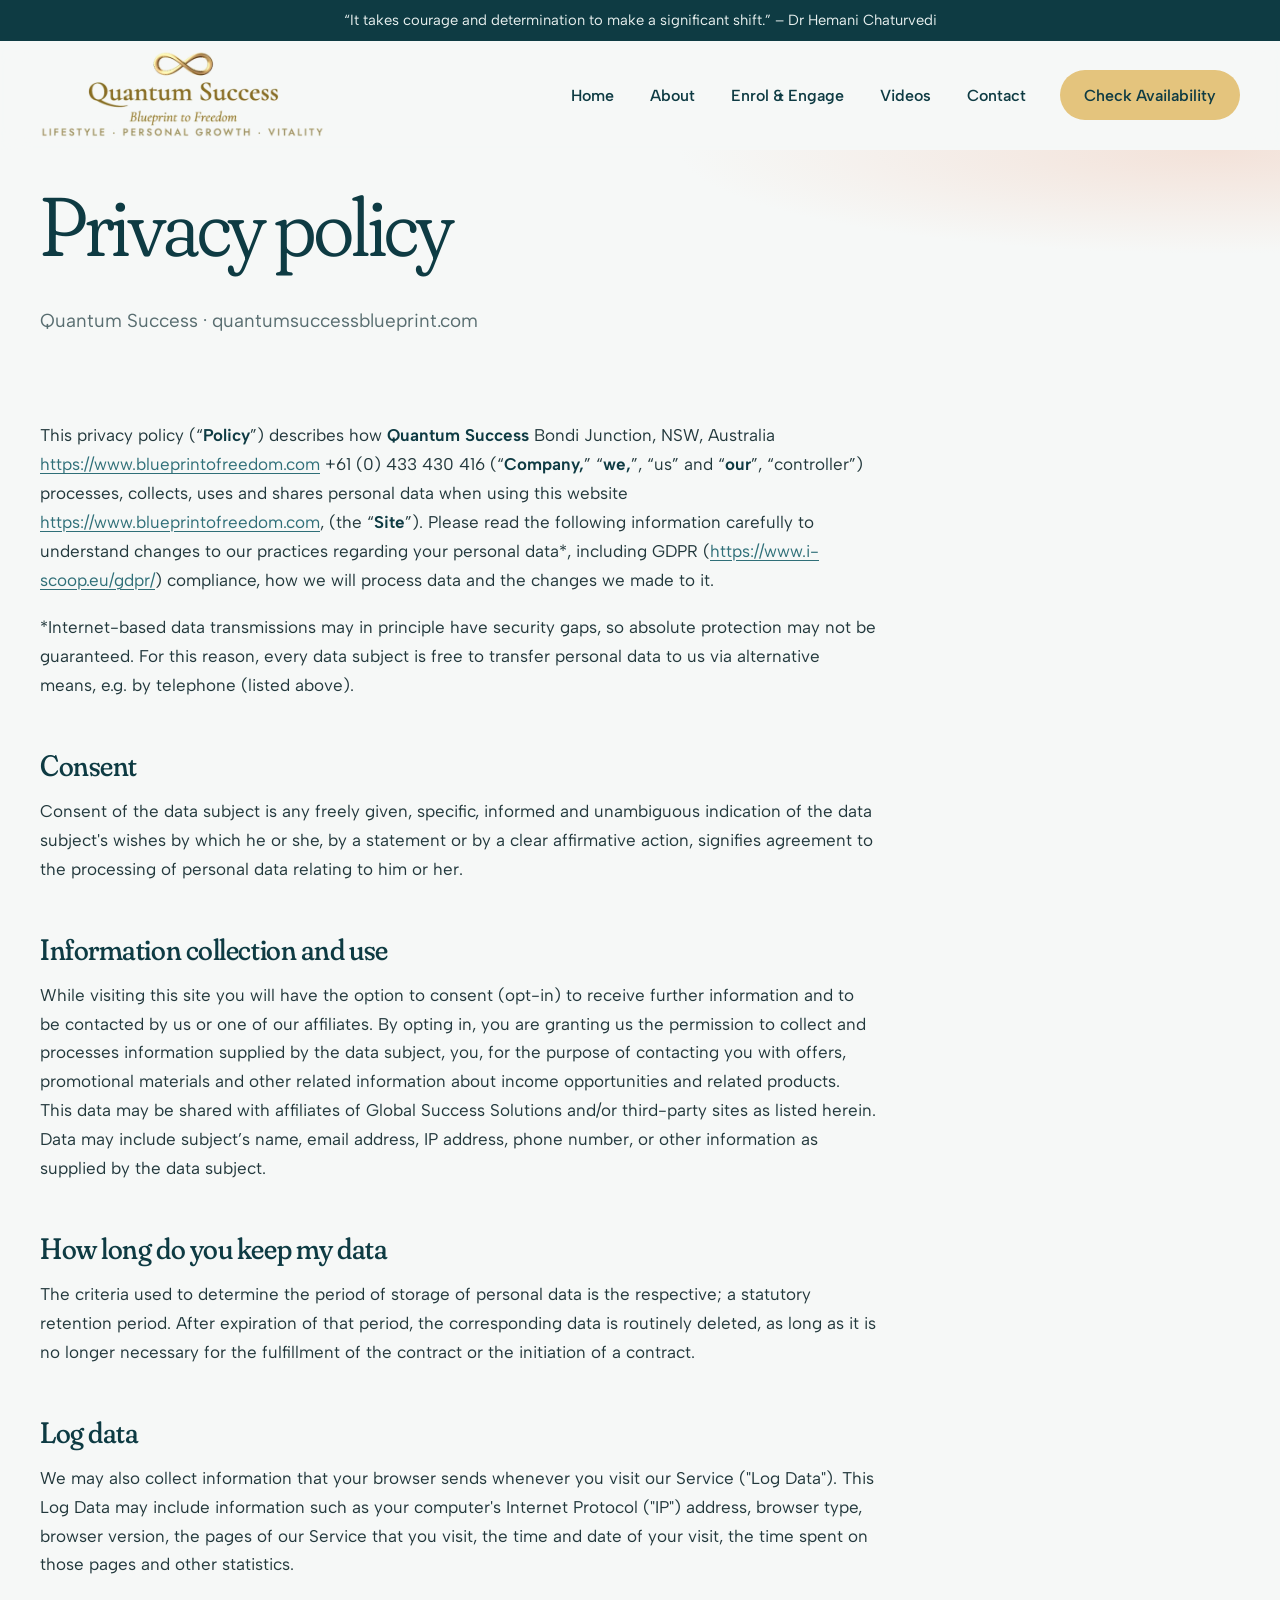
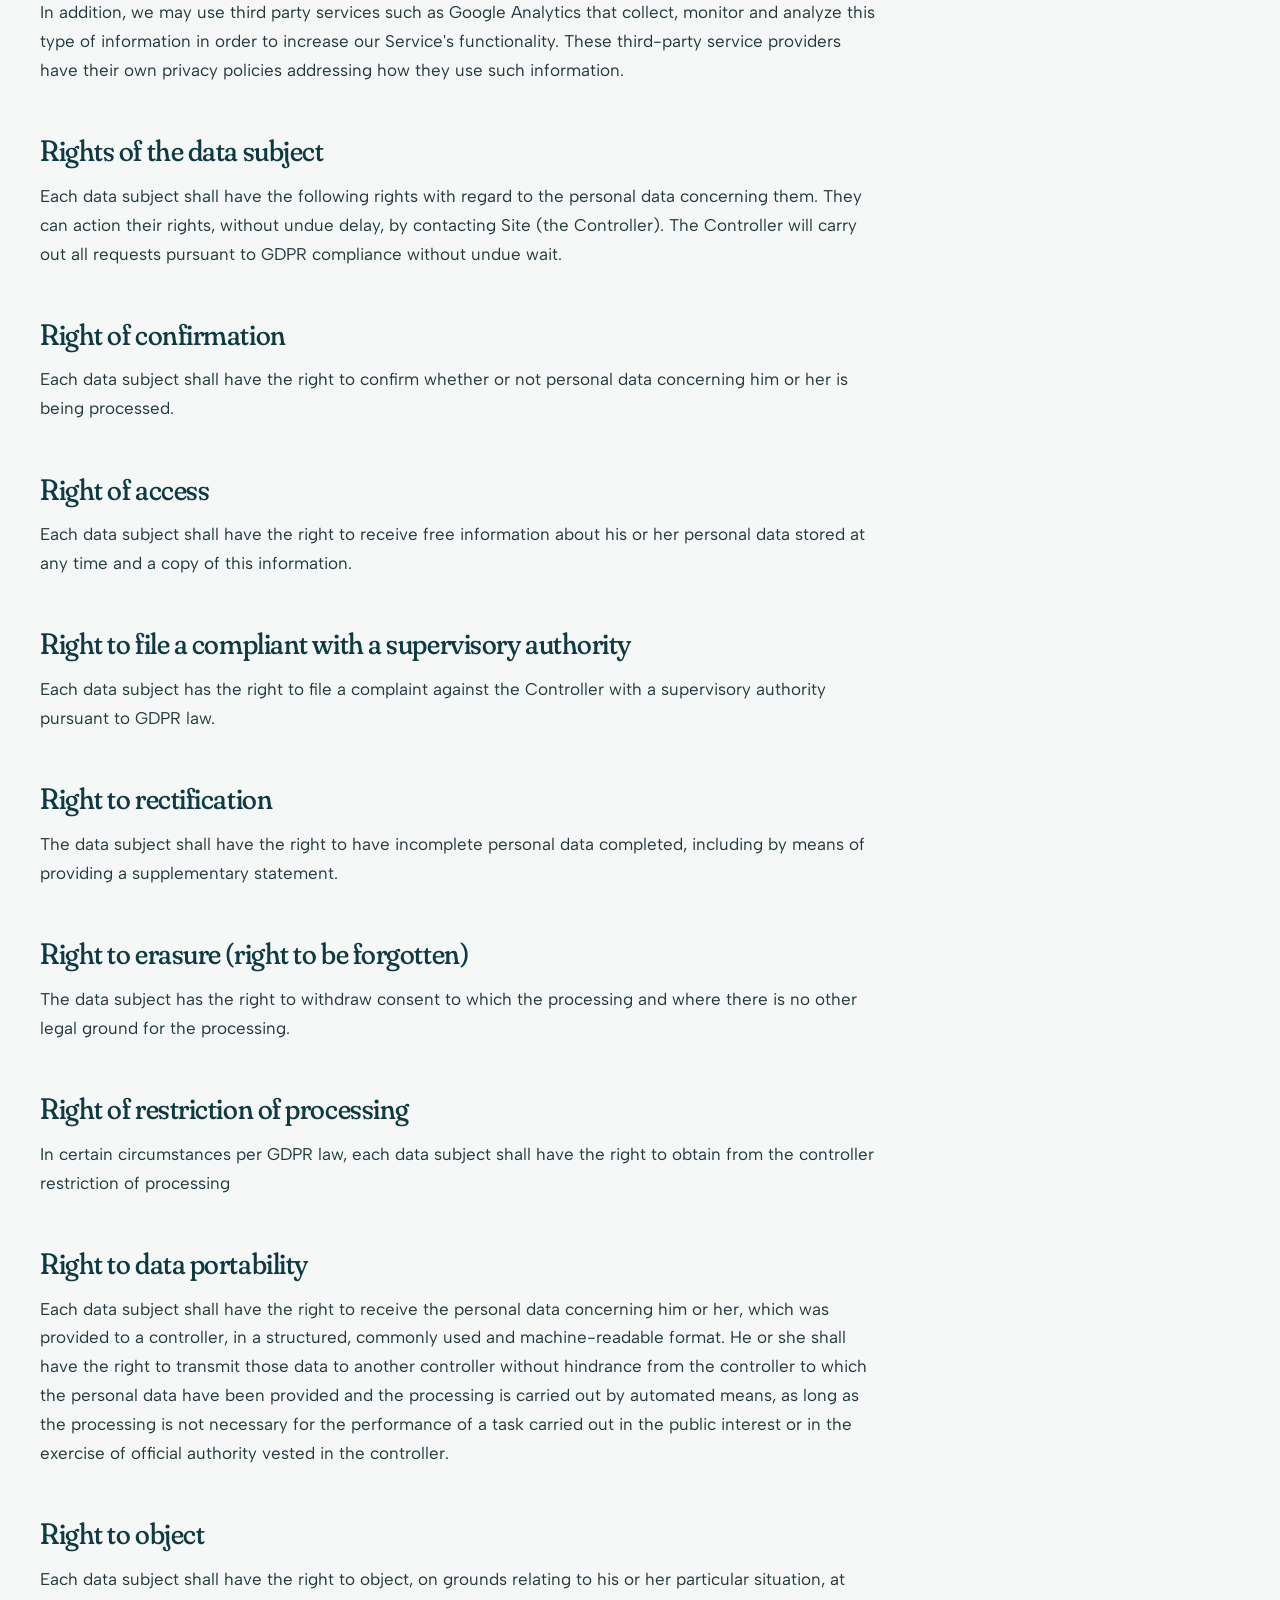
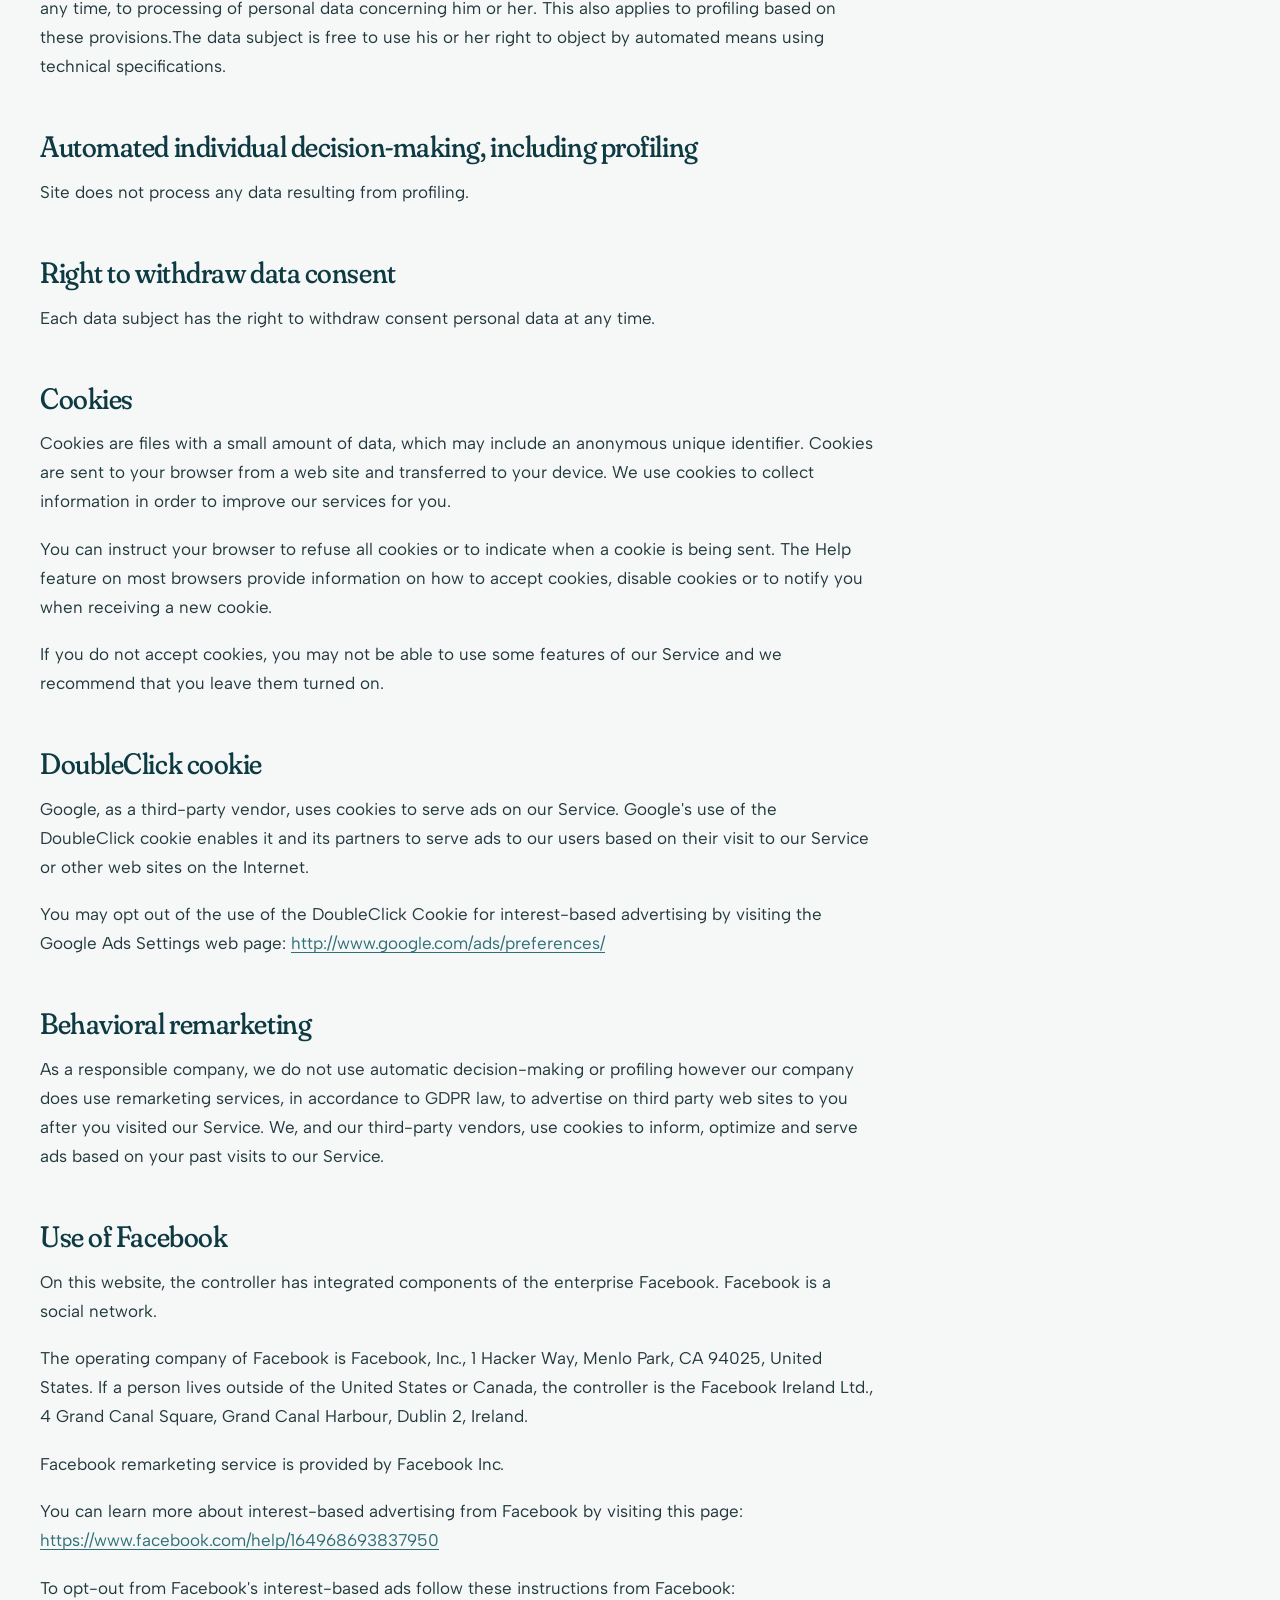
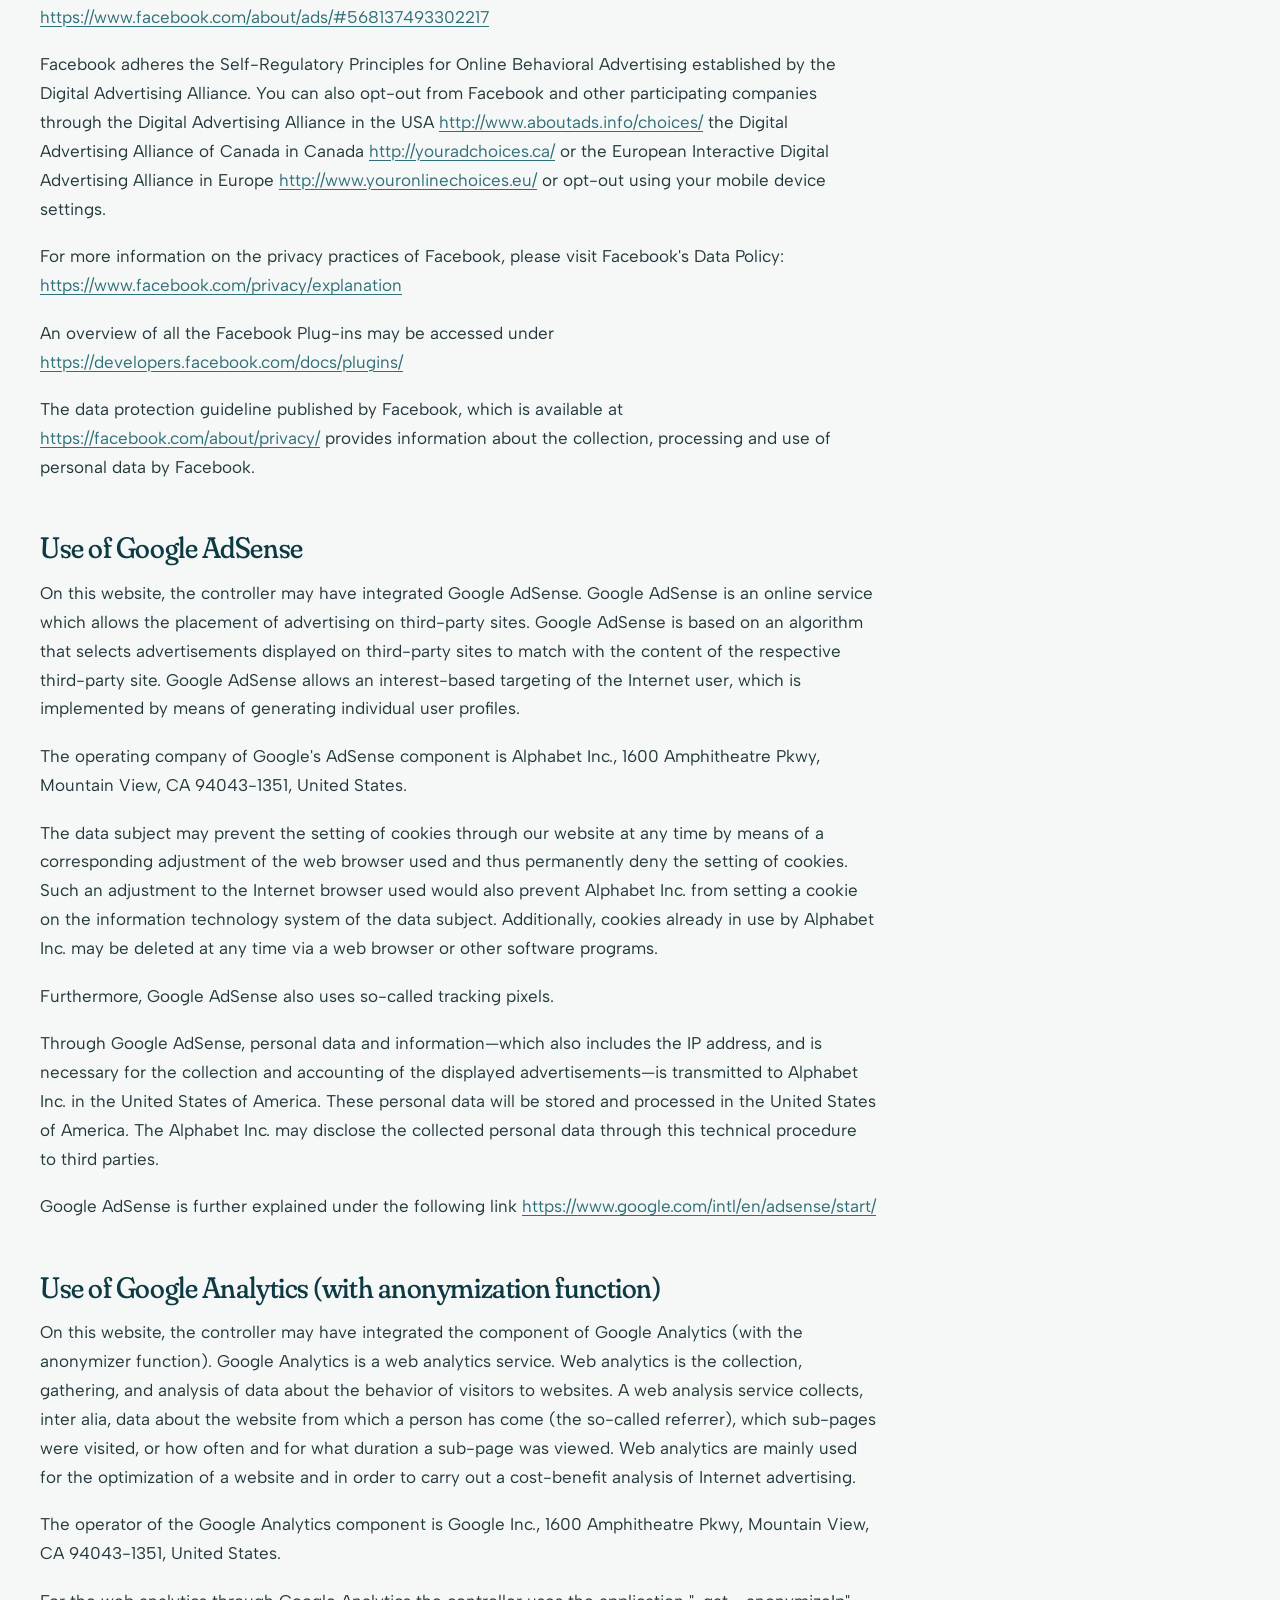
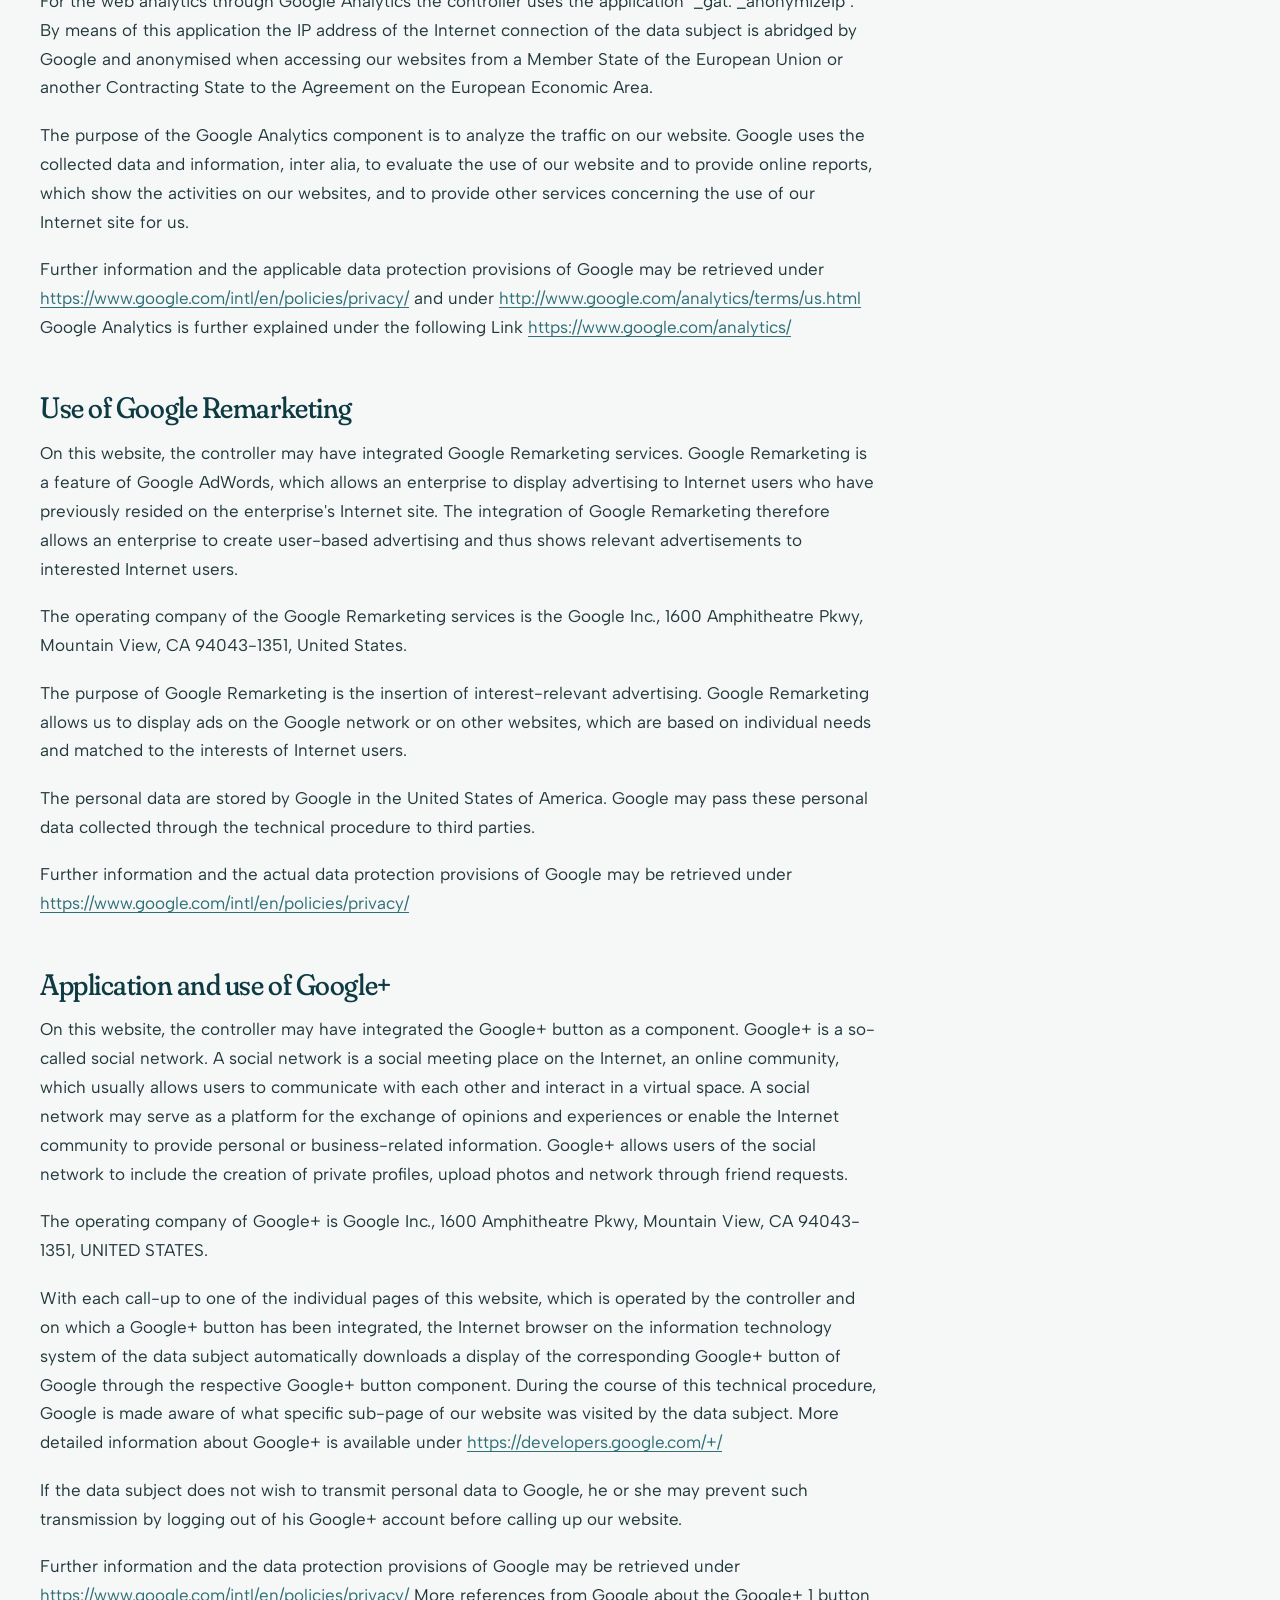
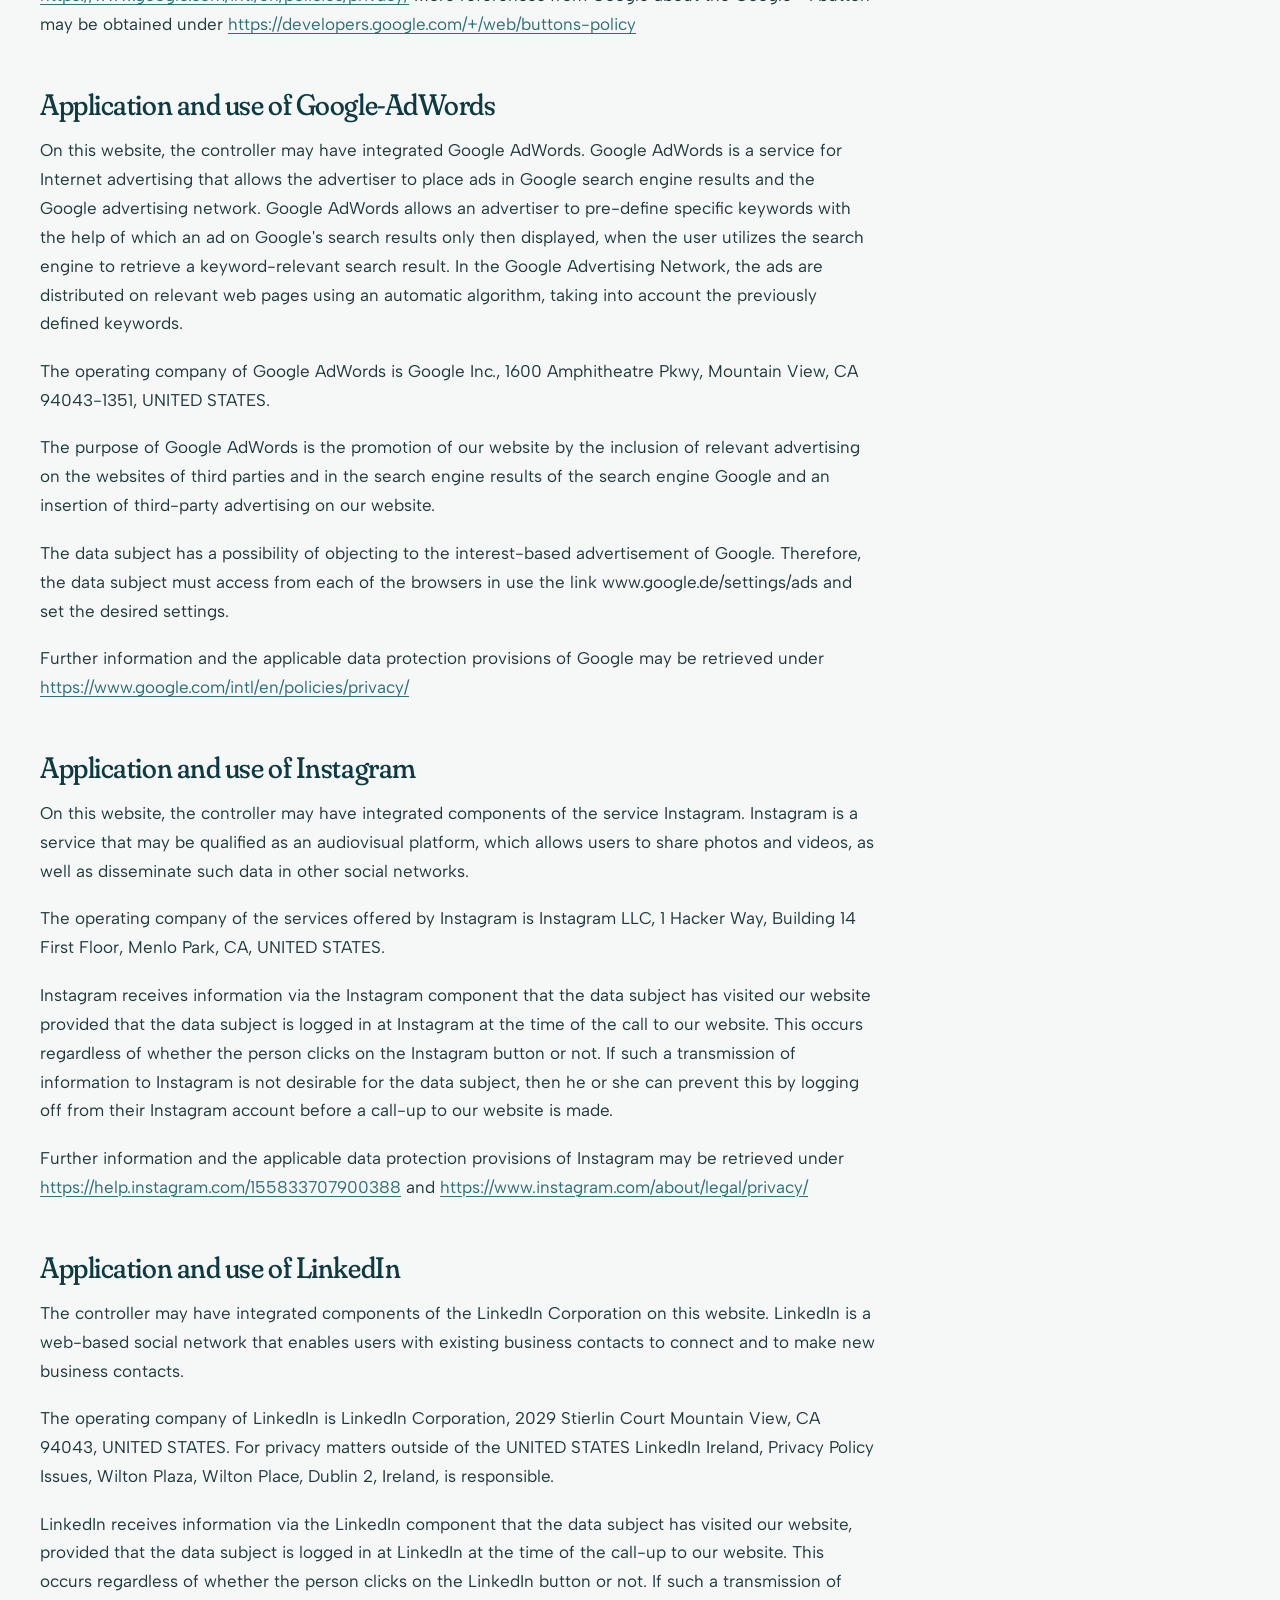
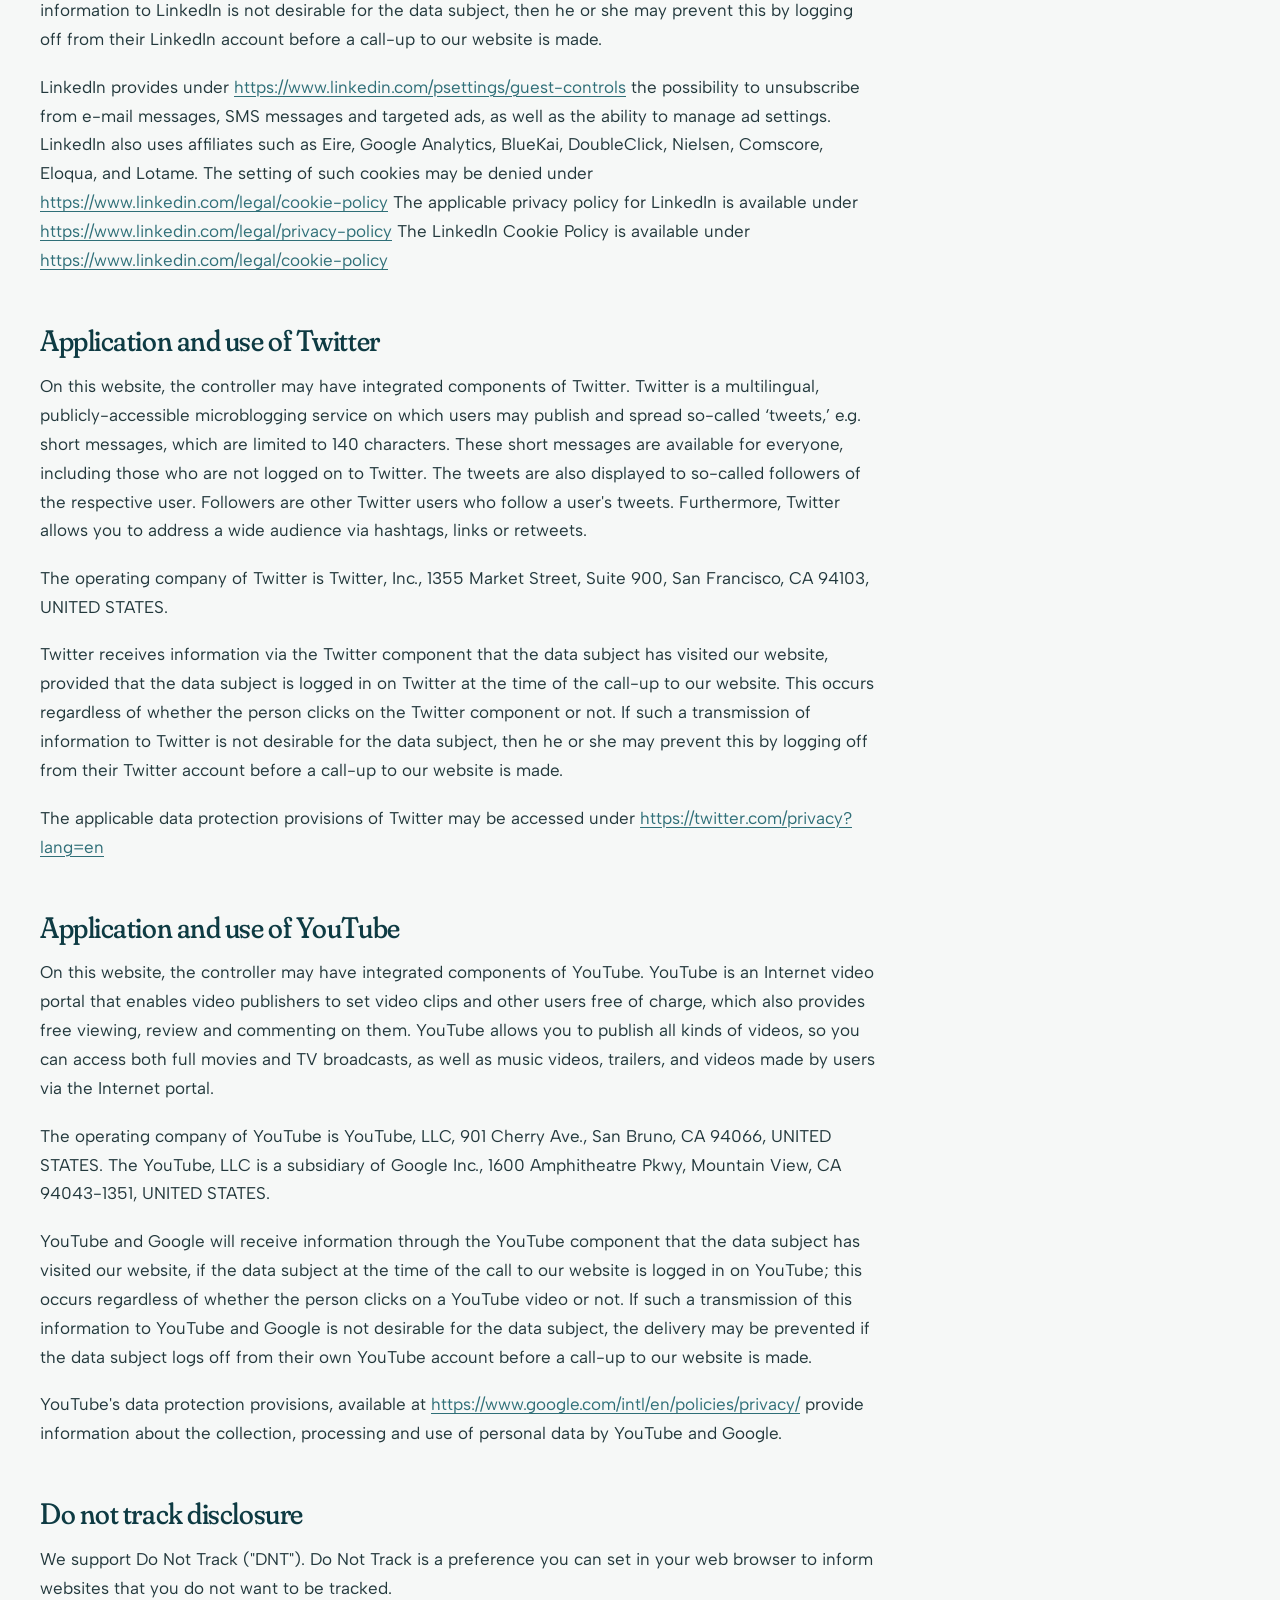
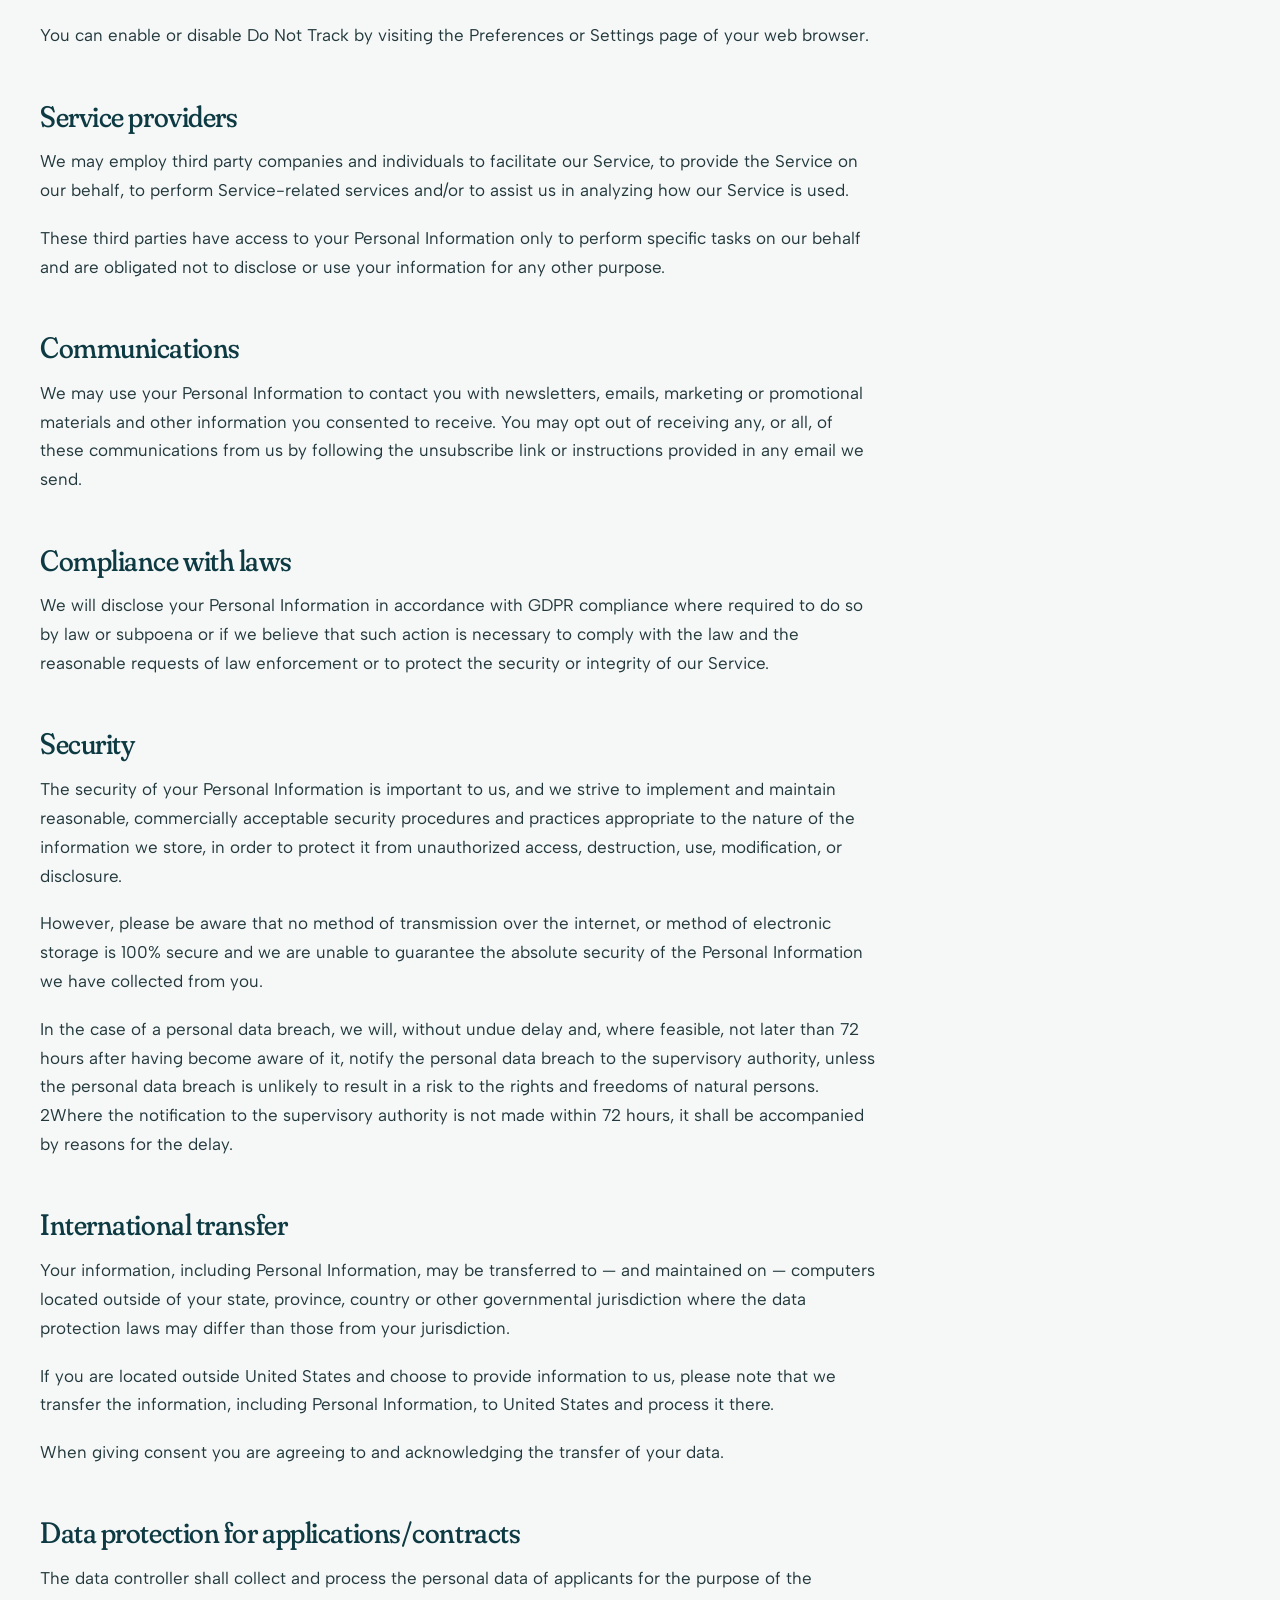
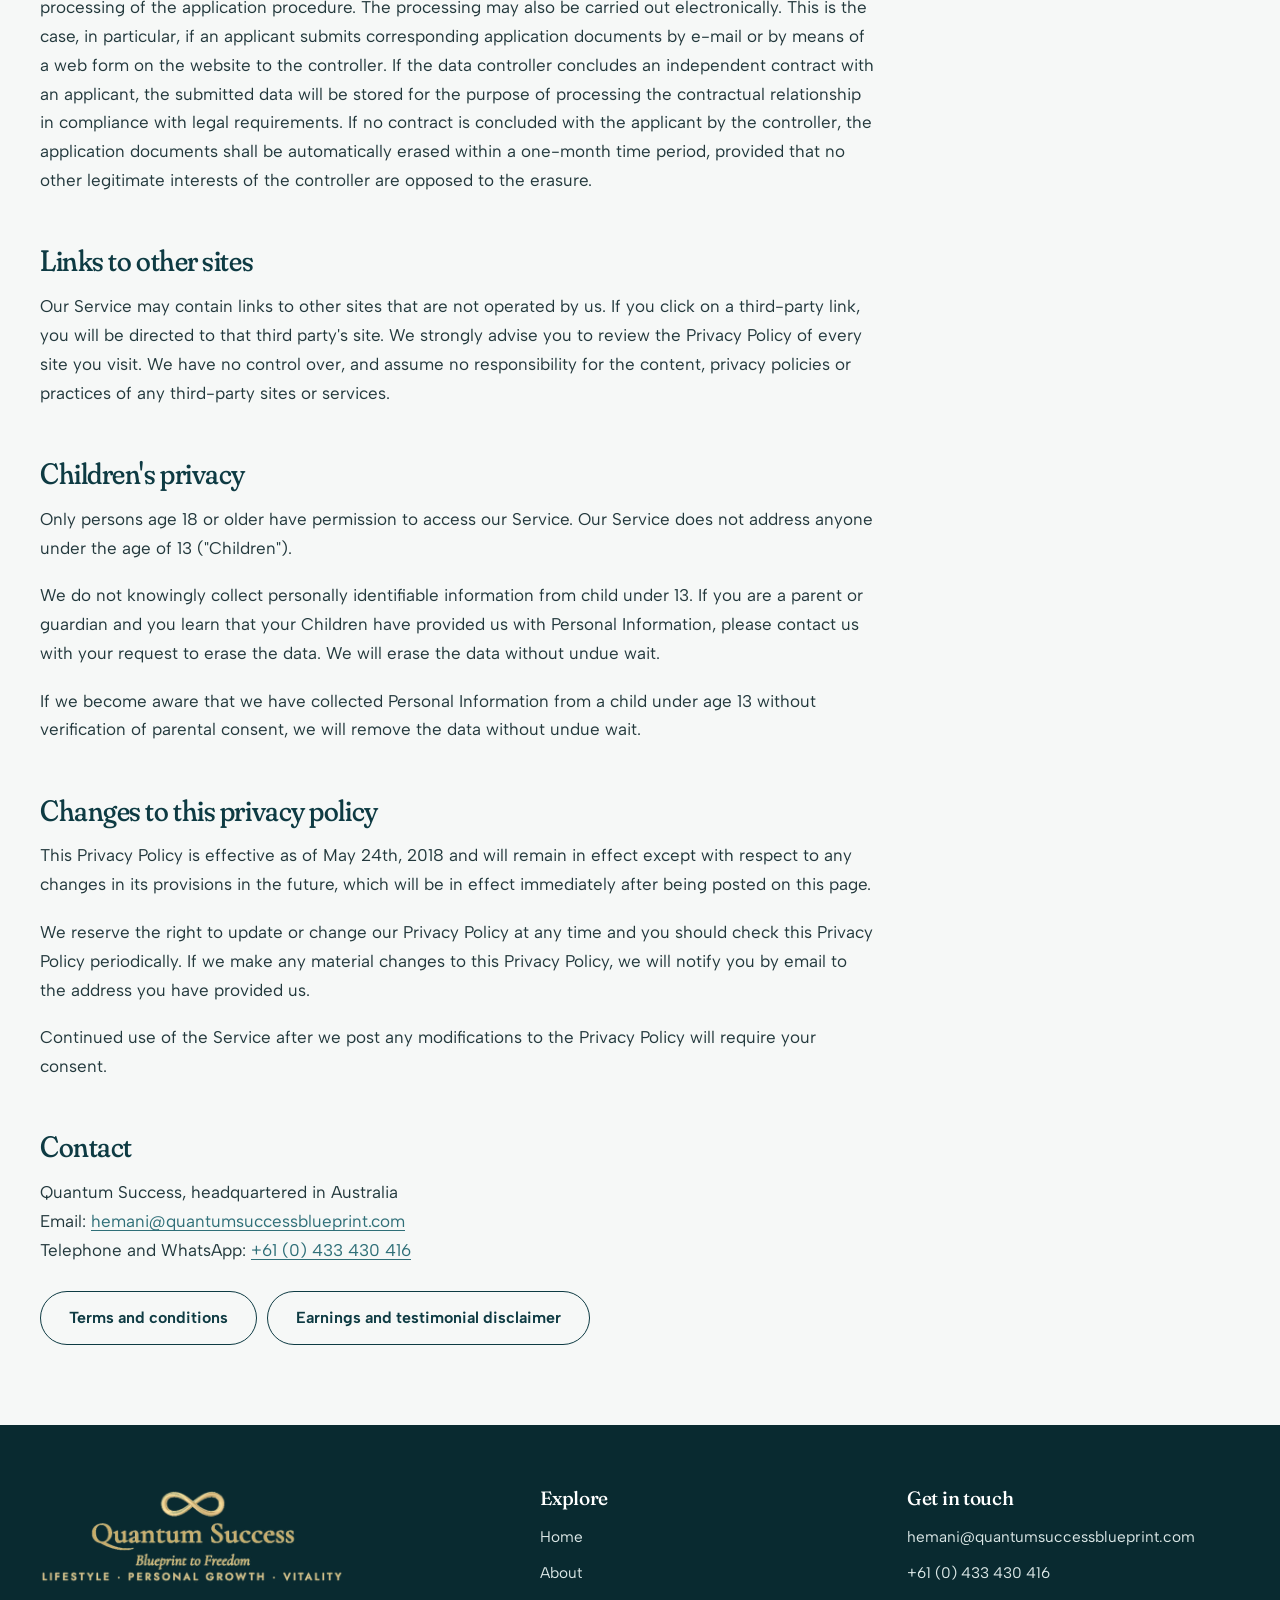
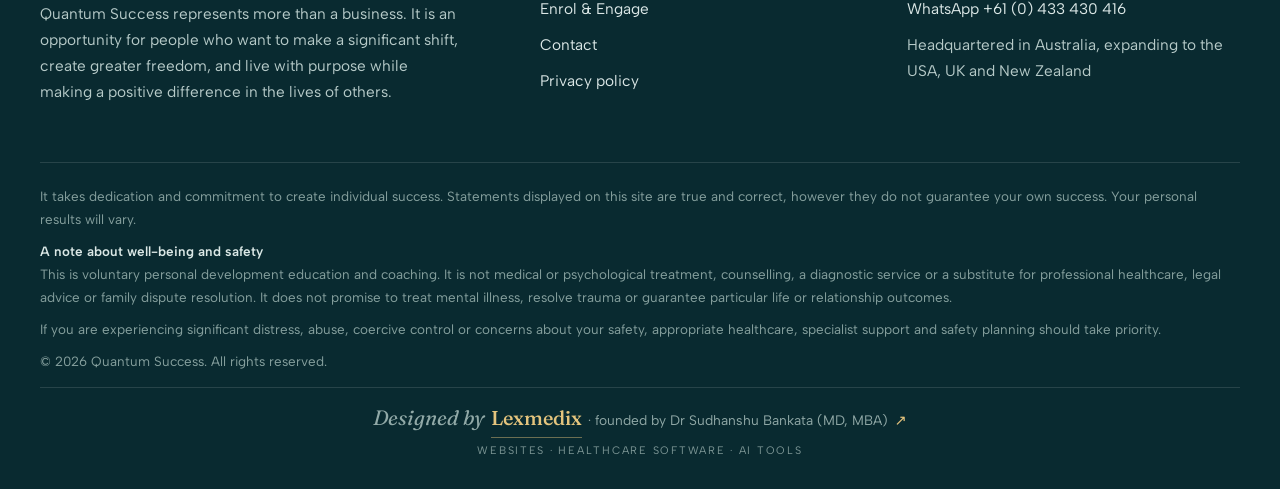
<file: privacy-policy/index.html>
<!doctype html>
<html lang="en">
<head>
  <meta charset="utf-8">
  <meta name="viewport" content="width=device-width, initial-scale=1">
  <title>Privacy policy | Quantum Success, Blueprint to Freedom</title>
  <meta name="description" content="How Quantum Success collects, uses and protects your personal information.">
  <meta name="theme-color" content="#0e3b43">
  <meta property="og:type" content="website">
  <meta property="og:site_name" content="Quantum Success — Blueprint to Freedom">
  <meta property="og:title" content="Privacy policy | Quantum Success">
  <meta property="og:description" content="How Quantum Success collects, uses and protects your personal information.">
  <meta property="og:image" content="https://www.quantumsuccessblueprint.com/assets/img/og-image.jpg">
  <meta property="og:url" content="https://www.quantumsuccessblueprint.com/privacy-policy/">
  <meta name="twitter:card" content="summary_large_image">
  <link rel="canonical" href="https://www.quantumsuccessblueprint.com/privacy-policy/">
  <link rel="icon" type="image/png" href="../assets/img/favicon.png">
  <link rel="apple-touch-icon" href="../assets/img/apple-touch-icon.png">
  <link rel="preconnect" href="https://fonts.googleapis.com">
  <link rel="preconnect" href="https://fonts.gstatic.com" crossorigin>
  <link rel="stylesheet" href="https://fonts.googleapis.com/css2?family=Albert+Sans:wght@400;500;600;700&family=Fraunces:ital,opsz,wght,SOFT@0,9..144,300..600,100;1,9..144,300..500,100&display=swap">
  <link rel="stylesheet" href="../assets/css/site.css?v=c810a26d">
  <script type="application/ld+json">{"@context":"https://schema.org","@graph":[{"@type":"WebSite","@id":"https://www.quantumsuccessblueprint.com/#website","url":"https://www.quantumsuccessblueprint.com/","name":"Quantum Success, Blueprint to Freedom","publisher":{"@id":"https://www.quantumsuccessblueprint.com/#org"},"inLanguage":"en-AU"},{"@type":"Organization","@id":"https://www.quantumsuccessblueprint.com/#org","name":"Quantum Success","alternateName":["Blueprint to Freedom","Quantum Success, Blueprint to Freedom"],"url":"https://www.quantumsuccessblueprint.com/","logo":"https://www.quantumsuccessblueprint.com/assets/img/logo.png","image":"https://www.quantumsuccessblueprint.com/assets/img/og-image.jpg","email":"hemani@quantumsuccessblueprint.com","telephone":"+61433430416","foundingDate":"2026","address":{"@type":"PostalAddress","addressCountry":"AU"},"founder":{"@id":"https://www.quantumsuccessblueprint.com/#hemani"},"description":"Online personal development education and individual coaching: lifestyle, personal growth, vitality and leadership.","sameAs":["https://www.linkedin.com/company/blueprintofreedom/","https://www.instagram.com/quantumsuccess.btf/","https://www.facebook.com/profile.php?id=61591704637670"]},{"@type":"Person","@id":"https://www.quantumsuccessblueprint.com/#hemani","name":"Dr Hemani Chaturvedi","honorificPrefix":"Dr","jobTitle":"Founder, Quantum Success","worksFor":{"@id":"https://www.quantumsuccessblueprint.com/#org"},"image":"https://www.quantumsuccessblueprint.com/assets/img/hemani.jpg","url":"https://www.quantumsuccessblueprint.com/about/","description":"Dr Chaturvedi brings close to three decades of professional experience spanning medicine, business consulting, technology, governance, risk, resilience and personal transformation. Her work today embraces trauma-informed spiritual care and chaplaincy, personal development and leadership coaching, and philanthropy.","knowsAbout":["Personal development","Leadership coaching","Spiritual care","Chaplaincy","Governance and risk"],"sameAs":["https://www.linkedin.com/in/drhemanichaturvedi/"]},{"@type":"WebPage","@id":"https://www.quantumsuccessblueprint.com/privacy-policy/#page","url":"https://www.quantumsuccessblueprint.com/privacy-policy/","name":"Privacy policy | Quantum Success, Blueprint to Freedom","isPartOf":{"@id":"https://www.quantumsuccessblueprint.com/#website"},"about":{"@id":"https://www.quantumsuccessblueprint.com/#org"},"dateModified":"2026-11-19","inLanguage":"en-AU"},{"@type":"BreadcrumbList","@id":"https://www.quantumsuccessblueprint.com/privacy-policy/#breadcrumb","itemListElement":[{"@type":"ListItem","position":1,"name":"Home","item":"https://www.quantumsuccessblueprint.com/"},{"@type":"ListItem","position":2,"name":"Privacy policy","item":"https://www.quantumsuccessblueprint.com/privacy-policy/"}]}]}</script>
</head>
<body>
<a class="skip" href="#main">Skip to content</a>
<div class="progress" aria-hidden="true"></div>
<!-- SECTION: ANNOUNCEMENT + HEADER (duplicated on all 4 pages — change one, change all) -->
<div class="topbar">&ldquo;It takes courage and determination to make a significant shift.&rdquo; &ndash; Dr Hemani Chaturvedi</div>
<header class="site-header">
  <div class="wrap bar">
    <a class="brand" href="../" aria-label="Quantum Success home"><img src="../assets/img/logo.webp" alt="Quantum Success, Blueprint to Freedom" width="414" height="131"></a>
    <button class="nav-toggle" aria-expanded="false" aria-controls="site-nav"><svg viewBox="0 0 24 24" fill="none" stroke="currentColor" stroke-width="2" stroke-linecap="round"><path d="M4 7h16M4 12h16M4 17h10"/></svg><span class="sr-only">Open menu</span></button>
    <nav class="nav" id="site-nav" aria-label="Main">
      <a href="../">Home</a><a href="../about/">About</a><a href="../choose-your-blueprint/">Enrol &amp; Engage</a><a href="../videos/">Videos</a><a href="../contact-us/">Contact</a>
      <a class="btn btn-deep" href="https://calendly.com/chaturvedihemani/engage-plan-act" target="_blank" rel="noopener">Check Availability</a>
    </nav>
  </div>
</header>

<main id="main">
<section class="phero" style="padding-bottom:40px">
  <div class="wrap" style="display:block">
    <h1 style="max-width:16ch">Privacy policy</h1>
    <p class="lede">Quantum Success &middot; quantumsuccessblueprint.com</p>
  </div>
</section>
<section class="section" style="padding-top:24px">
  <div class="wrap">
    <div class="legal">
<p>This privacy policy (“<strong>Policy</strong>”) describes how <strong>Quantum Success</strong> Bondi Junction, NSW, Australia <a href="https://www.blueprintofreedom.com" rel="noopener">https://www.blueprintofreedom.com</a> +61 (0) 433 430 416 (“<strong>Company,</strong>” “<strong>we,</strong>”, “us” and “<strong>our</strong>”, “controller”) processes, collects, uses and shares personal data when using this website <a href="https://www.blueprintofreedom.com" rel="noopener">https://www.blueprintofreedom.com</a>, (the “<strong>Site</strong>”). Please read the following information carefully to understand changes to our practices regarding your personal data*, including GDPR (<a href="https://www.i-scoop.eu/gdpr/" rel="noopener">https://www.i-scoop.eu/gdpr/</a>) compliance, how we will process data and the changes we made to it.</p>
<p>*Internet-based data transmissions may in principle have security gaps, so absolute protection may not be guaranteed. For this reason, every data subject is free to transfer personal data to us via alternative means, e.g. by telephone (listed above).</p>
<h2>Consent</h2>
<p>Consent of the data subject is any freely given, specific, informed and unambiguous indication of the data subject's wishes by which he or she, by a statement or by a clear affirmative action, signifies agreement to the processing of personal data relating to him or her.</p>
<h2>Information collection and use</h2>
<p>While visiting this site you will have the option to consent (opt-in) to receive further information and to be contacted by us or one of our affiliates. By opting in, you are granting us the permission to collect and processes information supplied by the data subject, you, for the purpose of contacting you with offers, promotional materials and other related information about income opportunities and related products. This data may be shared with affiliates of Global Success Solutions and/or third-party sites as listed herein. Data may include subject’s name, email address, IP address, phone number, or other information as supplied by the data subject.</p>
<h2>How long do you keep my data</h2>
<p>The criteria used to determine the period of storage of personal data is the respective; a statutory retention period. After expiration of that period, the corresponding data is routinely deleted, as long as it is no longer necessary for the fulfillment of the contract or the initiation of a contract.</p>
<h2>Log data</h2>
<p>We may also collect information that your browser sends whenever you visit our Service ("Log Data"). This Log Data may include information such as your computer's Internet Protocol ("IP") address, browser type, browser version, the pages of our Service that you visit, the time and date of your visit, the time spent on those pages and other statistics.</p>
<p>In addition, we may use third party services such as Google Analytics that collect, monitor and analyze this type of information in order to increase our Service's functionality. These third-party service providers have their own privacy policies addressing how they use such information.</p>
<h2>Rights of the data subject</h2>
<p>Each data subject shall have the following rights with regard to the personal data concerning them. They can action their rights, without undue delay, by contacting Site (the Controller). The Controller will carry out all requests pursuant to GDPR compliance without undue wait.</p>
<h2>Right of confirmation</h2>
<p>Each data subject shall have the right to confirm whether or not personal data concerning him or her is being processed.</p>
<h2>Right of access</h2>
<p>Each data subject shall have the right to receive free information about his or her personal data stored at any time and a copy of this information.</p>
<h2>Right to file a compliant with a supervisory authority</h2>
<p>Each data subject has the right to file a complaint against the Controller with a supervisory authority pursuant to GDPR law.</p>
<h2>Right to rectification</h2>
<p>The data subject shall have the right to have incomplete personal data completed, including by means of providing a supplementary statement.</p>
<h2>Right to erasure (right to be forgotten)</h2>
<p>The data subject has the right to withdraw consent to which the processing and where there is no other legal ground for the processing.</p>
<h2>Right of restriction of processing</h2>
<p>In certain circumstances per GDPR law, each data subject shall have the right to obtain from the controller restriction of processing</p>
<h2>Right to data portability</h2>
<p>Each data subject shall have the right to receive the personal data concerning him or her, which was provided to a controller, in a structured, commonly used and machine-readable format. He or she shall have the right to transmit those data to another controller without hindrance from the controller to which the personal data have been provided and the processing is carried out by automated means, as long as the processing is not necessary for the performance of a task carried out in the public interest or in the exercise of official authority vested in the controller.</p>
<h2>Right to object</h2>
<p>Each data subject shall have the right to object, on grounds relating to his or her particular situation, at any time, to processing of personal data concerning him or her. This also applies to profiling based on these provisions.The data subject is free to use his or her right to object by automated means using technical specifications.</p>
<h2>Automated individual decision-making, including profiling</h2>
<p>Site does not process any data resulting from profiling.</p>
<h2>Right to withdraw data consent</h2>
<p>Each data subject has the right to withdraw consent personal data at any time.</p>
<h2>Cookies</h2>
<p>Cookies are files with a small amount of data, which may include an anonymous unique identifier. Cookies are sent to your browser from a web site and transferred to your device. We use cookies to collect information in order to improve our services for you.</p>
<p>You can instruct your browser to refuse all cookies or to indicate when a cookie is being sent. The Help feature on most browsers provide information on how to accept cookies, disable cookies or to notify you when receiving a new cookie.</p>
<p>If you do not accept cookies, you may not be able to use some features of our Service and we recommend that you leave them turned on.</p>
<h2>DoubleClick cookie</h2>
<p>Google, as a third-party vendor, uses cookies to serve ads on our Service. Google's use of the DoubleClick cookie enables it and its partners to serve ads to our users based on their visit to our Service or other web sites on the Internet.</p>
<p>You may opt out of the use of the DoubleClick Cookie for interest-based advertising by visiting the Google Ads Settings web page: <a href="http://www.google.com/ads/preferences/" rel="noopener">http://www.google.com/ads/preferences/</a></p>
<h2>Behavioral remarketing</h2>
<p>As a responsible company, we do not use automatic decision-making or profiling however our company does use remarketing services, in accordance to GDPR law, to advertise on third party web sites to you after you visited our Service. We, and our third-party vendors, use cookies to inform, optimize and serve ads based on your past visits to our Service.</p>
<h2>Use of Facebook</h2>
<p>On this website, the controller has integrated components of the enterprise Facebook. Facebook is a social network.</p>
<p>The operating company of Facebook is Facebook, Inc., 1 Hacker Way, Menlo Park, CA 94025, United States. If a person lives outside of the United States or Canada, the controller is the Facebook Ireland Ltd., 4 Grand Canal Square, Grand Canal Harbour, Dublin 2, Ireland.</p>
<p>Facebook remarketing service is provided by Facebook Inc.</p>
<p>You can learn more about interest-based advertising from Facebook by visiting this page: <a href="https://www.facebook.com/help/164968693837950" rel="noopener">https://www.facebook.com/help/164968693837950</a></p>
<p>To opt-out from Facebook's interest-based ads follow these instructions from Facebook: <a href="https://www.facebook.com/about/ads/#568137493302217" rel="noopener">https://www.facebook.com/about/ads/#568137493302217</a></p>
<p>Facebook adheres the Self-Regulatory Principles for Online Behavioral Advertising established by the Digital Advertising Alliance. You can also opt-out from Facebook and other participating companies through the Digital Advertising Alliance in the USA <a href="http://www.aboutads.info/choices/" rel="noopener">http://www.aboutads.info/choices/</a> the Digital Advertising Alliance of Canada in Canada <a href="http://youradchoices.ca/" rel="noopener">http://youradchoices.ca/</a> or the European Interactive Digital Advertising Alliance in Europe <a href="http://www.youronlinechoices.eu/" rel="noopener">http://www.youronlinechoices.eu/</a> or opt-out using your mobile device settings.</p>
<p>For more information on the privacy practices of Facebook, please visit Facebook's Data Policy: <a href="https://www.facebook.com/privacy/explanation" rel="noopener">https://www.facebook.com/privacy/explanation</a></p>
<p>An overview of all the Facebook Plug-ins may be accessed under <a href="https://developers.facebook.com/docs/plugins/" rel="noopener">https://developers.facebook.com/docs/plugins/</a></p>
<p>The data protection guideline published by Facebook, which is available at <a href="https://facebook.com/about/privacy/" rel="noopener">https://facebook.com/about/privacy/</a> provides information about the collection, processing and use of personal data by Facebook.</p>
<h2>Use of Google AdSense</h2>
<p>On this website, the controller may have integrated Google AdSense. Google AdSense is an online service which allows the placement of advertising on third-party sites. Google AdSense is based on an algorithm that selects advertisements displayed on third-party sites to match with the content of the respective third-party site. Google AdSense allows an interest-based targeting of the Internet user, which is implemented by means of generating individual user profiles.</p>
<p>The operating company of Google's AdSense component is Alphabet Inc., 1600 Amphitheatre Pkwy, Mountain View, CA 94043-1351, United States.</p>
<p>The data subject may prevent the setting of cookies through our website at any time by means of a corresponding adjustment of the web browser used and thus permanently deny the setting of cookies. Such an adjustment to the Internet browser used would also prevent Alphabet Inc. from setting a cookie on the information technology system of the data subject. Additionally, cookies already in use by Alphabet Inc. may be deleted at any time via a web browser or other software programs.</p>
<p>Furthermore, Google AdSense also uses so-called tracking pixels.</p>
<p>Through Google AdSense, personal data and information—which also includes the IP address, and is necessary for the collection and accounting of the displayed advertisements—is transmitted to Alphabet Inc. in the United States of America. These personal data will be stored and processed in the United States of America. The Alphabet Inc. may disclose the collected personal data through this technical procedure to third parties.</p>
<p>Google AdSense is further explained under the following link <a href="https://www.google.com/intl/en/adsense/start/" rel="noopener">https://www.google.com/intl/en/adsense/start/</a></p>
<h2>Use of Google Analytics (with anonymization function)</h2>
<p>On this website, the controller may have integrated the component of Google Analytics (with the anonymizer function). Google Analytics is a web analytics service. Web analytics is the collection, gathering, and analysis of data about the behavior of visitors to websites. A web analysis service collects, inter alia, data about the website from which a person has come (the so-called referrer), which sub-pages were visited, or how often and for what duration a sub-page was viewed. Web analytics are mainly used for the optimization of a website and in order to carry out a cost-benefit analysis of Internet advertising.</p>
<p>The operator of the Google Analytics component is Google Inc., 1600 Amphitheatre Pkwy, Mountain View, CA 94043-1351, United States.</p>
<p>For the web analytics through Google Analytics the controller uses the application "_gat. _anonymizeIp". By means of this application the IP address of the Internet connection of the data subject is abridged by Google and anonymised when accessing our websites from a Member State of the European Union or another Contracting State to the Agreement on the European Economic Area.</p>
<p>The purpose of the Google Analytics component is to analyze the traffic on our website. Google uses the collected data and information, inter alia, to evaluate the use of our website and to provide online reports, which show the activities on our websites, and to provide other services concerning the use of our Internet site for us.</p>
<p>Further information and the applicable data protection provisions of Google may be retrieved under <a href="https://www.google.com/intl/en/policies/privacy/" rel="noopener">https://www.google.com/intl/en/policies/privacy/</a> and under <a href="http://www.google.com/analytics/terms/us.html" rel="noopener">http://www.google.com/analytics/terms/us.html</a> Google Analytics is further explained under the following Link <a href="https://www.google.com/analytics/" rel="noopener">https://www.google.com/analytics/</a></p>
<h2>Use of Google Remarketing</h2>
<p>On this website, the controller may have integrated Google Remarketing services. Google Remarketing is a feature of Google AdWords, which allows an enterprise to display advertising to Internet users who have previously resided on the enterprise's Internet site. The integration of Google Remarketing therefore allows an enterprise to create user-based advertising and thus shows relevant advertisements to interested Internet users.</p>
<p>The operating company of the Google Remarketing services is the Google Inc., 1600 Amphitheatre Pkwy, Mountain View, CA 94043-1351, United States.</p>
<p>The purpose of Google Remarketing is the insertion of interest-relevant advertising. Google Remarketing allows us to display ads on the Google network or on other websites, which are based on individual needs and matched to the interests of Internet users.</p>
<p>The personal data are stored by Google in the United States of America. Google may pass these personal data collected through the technical procedure to third parties.</p>
<p>Further information and the actual data protection provisions of Google may be retrieved under <a href="https://www.google.com/intl/en/policies/privacy/" rel="noopener">https://www.google.com/intl/en/policies/privacy/</a></p>
<h2>Application and use of Google+</h2>
<p>On this website, the controller may have integrated the Google+ button as a component. Google+ is a so-called social network. A social network is a social meeting place on the Internet, an online community, which usually allows users to communicate with each other and interact in a virtual space. A social network may serve as a platform for the exchange of opinions and experiences or enable the Internet community to provide personal or business-related information. Google+ allows users of the social network to include the creation of private profiles, upload photos and network through friend requests.</p>
<p>The operating company of Google+ is Google Inc., 1600 Amphitheatre Pkwy, Mountain View, CA 94043-1351, UNITED STATES.</p>
<p>With each call-up to one of the individual pages of this website, which is operated by the controller and on which a Google+ button has been integrated, the Internet browser on the information technology system of the data subject automatically downloads a display of the corresponding Google+ button of Google through the respective Google+ button component. During the course of this technical procedure, Google is made aware of what specific sub-page of our website was visited by the data subject. More detailed information about Google+ is available under <a href="https://developers.google.com/+/" rel="noopener">https://developers.google.com/+/</a></p>
<p>If the data subject does not wish to transmit personal data to Google, he or she may prevent such transmission by logging out of his Google+ account before calling up our website.</p>
<p>Further information and the data protection provisions of Google may be retrieved under <a href="https://www.google.com/intl/en/policies/privacy/" rel="noopener">https://www.google.com/intl/en/policies/privacy/</a> More references from Google about the Google+ 1 button may be obtained under <a href="https://developers.google.com/+/web/buttons-policy" rel="noopener">https://developers.google.com/+/web/buttons-policy</a></p>
<h2>Application and use of Google-AdWords</h2>
<p>On this website, the controller may have integrated Google AdWords. Google AdWords is a service for Internet advertising that allows the advertiser to place ads in Google search engine results and the Google advertising network. Google AdWords allows an advertiser to pre-define specific keywords with the help of which an ad on Google's search results only then displayed, when the user utilizes the search engine to retrieve a keyword-relevant search result. In the Google Advertising Network, the ads are distributed on relevant web pages using an automatic algorithm, taking into account the previously defined keywords.</p>
<p>The operating company of Google AdWords is Google Inc., 1600 Amphitheatre Pkwy, Mountain View, CA 94043-1351, UNITED STATES.</p>
<p>The purpose of Google AdWords is the promotion of our website by the inclusion of relevant advertising on the websites of third parties and in the search engine results of the search engine Google and an insertion of third-party advertising on our website.</p>
<p>The data subject has a possibility of objecting to the interest-based advertisement of Google. Therefore, the data subject must access from each of the browsers in use the link www.google.de/settings/ads and set the desired settings.</p>
<p>Further information and the applicable data protection provisions of Google may be retrieved under <a href="https://www.google.com/intl/en/policies/privacy/" rel="noopener">https://www.google.com/intl/en/policies/privacy/</a></p>
<h2>Application and use of Instagram</h2>
<p>On this website, the controller may have integrated components of the service Instagram. Instagram is a service that may be qualified as an audiovisual platform, which allows users to share photos and videos, as well as disseminate such data in other social networks.</p>
<p>The operating company of the services offered by Instagram is Instagram LLC, 1 Hacker Way, Building 14 First Floor, Menlo Park, CA, UNITED STATES.</p>
<p>Instagram receives information via the Instagram component that the data subject has visited our website provided that the data subject is logged in at Instagram at the time of the call to our website. This occurs regardless of whether the person clicks on the Instagram button or not. If such a transmission of information to Instagram is not desirable for the data subject, then he or she can prevent this by logging off from their Instagram account before a call-up to our website is made.</p>
<p>Further information and the applicable data protection provisions of Instagram may be retrieved under <a href="https://help.instagram.com/155833707900388" rel="noopener">https://help.instagram.com/155833707900388</a> and <a href="https://www.instagram.com/about/legal/privacy/" rel="noopener">https://www.instagram.com/about/legal/privacy/</a></p>
<h2>Application and use of LinkedIn</h2>
<p>The controller may have integrated components of the LinkedIn Corporation on this website. LinkedIn is a web-based social network that enables users with existing business contacts to connect and to make new business contacts.</p>
<p>The operating company of LinkedIn is LinkedIn Corporation, 2029 Stierlin Court Mountain View, CA 94043, UNITED STATES. For privacy matters outside of the UNITED STATES LinkedIn Ireland, Privacy Policy Issues, Wilton Plaza, Wilton Place, Dublin 2, Ireland, is responsible.</p>
<p>LinkedIn receives information via the LinkedIn component that the data subject has visited our website, provided that the data subject is logged in at LinkedIn at the time of the call-up to our website. This occurs regardless of whether the person clicks on the LinkedIn button or not. If such a transmission of information to LinkedIn is not desirable for the data subject, then he or she may prevent this by logging off from their LinkedIn account before a call-up to our website is made.</p>
<p>LinkedIn provides under <a href="https://www.linkedin.com/psettings/guest-controls" rel="noopener">https://www.linkedin.com/psettings/guest-controls</a> the possibility to unsubscribe from e-mail messages, SMS messages and targeted ads, as well as the ability to manage ad settings. LinkedIn also uses affiliates such as Eire, Google Analytics, BlueKai, DoubleClick, Nielsen, Comscore, Eloqua, and Lotame. The setting of such cookies may be denied under <a href="https://www.linkedin.com/legal/cookie-policy" rel="noopener">https://www.linkedin.com/legal/cookie-policy</a> The applicable privacy policy for LinkedIn is available under <a href="https://www.linkedin.com/legal/privacy-policy" rel="noopener">https://www.linkedin.com/legal/privacy-policy</a> The LinkedIn Cookie Policy is available under <a href="https://www.linkedin.com/legal/cookie-policy" rel="noopener">https://www.linkedin.com/legal/cookie-policy</a></p>
<h2>Application and use of Twitter</h2>
<p>On this website, the controller may have integrated components of Twitter. Twitter is a multilingual, publicly-accessible microblogging service on which users may publish and spread so-called ‘tweets,’ e.g. short messages, which are limited to 140 characters. These short messages are available for everyone, including those who are not logged on to Twitter. The tweets are also displayed to so-called followers of the respective user. Followers are other Twitter users who follow a user's tweets. Furthermore, Twitter allows you to address a wide audience via hashtags, links or retweets.</p>
<p>The operating company of Twitter is Twitter, Inc., 1355 Market Street, Suite 900, San Francisco, CA 94103, UNITED STATES.</p>
<p>Twitter receives information via the Twitter component that the data subject has visited our website, provided that the data subject is logged in on Twitter at the time of the call-up to our website. This occurs regardless of whether the person clicks on the Twitter component or not. If such a transmission of information to Twitter is not desirable for the data subject, then he or she may prevent this by logging off from their Twitter account before a call-up to our website is made.</p>
<p>The applicable data protection provisions of Twitter may be accessed under <a href="https://twitter.com/privacy?lang=en" rel="noopener">https://twitter.com/privacy?lang=en</a></p>
<h2>Application and use of YouTube</h2>
<p>On this website, the controller may have integrated components of YouTube. YouTube is an Internet video portal that enables video publishers to set video clips and other users free of charge, which also provides free viewing, review and commenting on them. YouTube allows you to publish all kinds of videos, so you can access both full movies and TV broadcasts, as well as music videos, trailers, and videos made by users via the Internet portal.</p>
<p>The operating company of YouTube is YouTube, LLC, 901 Cherry Ave., San Bruno, CA 94066, UNITED STATES. The YouTube, LLC is a subsidiary of Google Inc., 1600 Amphitheatre Pkwy, Mountain View, CA 94043-1351, UNITED STATES.</p>
<p>YouTube and Google will receive information through the YouTube component that the data subject has visited our website, if the data subject at the time of the call to our website is logged in on YouTube; this occurs regardless of whether the person clicks on a YouTube video or not. If such a transmission of this information to YouTube and Google is not desirable for the data subject, the delivery may be prevented if the data subject logs off from their own YouTube account before a call-up to our website is made.</p>
<p>YouTube's data protection provisions, available at <a href="https://www.google.com/intl/en/policies/privacy/" rel="noopener">https://www.google.com/intl/en/policies/privacy/</a> provide information about the collection, processing and use of personal data by YouTube and Google.</p>
<h2>Do not track disclosure</h2>
<p>We support Do Not Track ("DNT"). Do Not Track is a preference you can set in your web browser to inform websites that you do not want to be tracked.</p>
<p>You can enable or disable Do Not Track by visiting the Preferences or Settings page of your web browser.</p>
<h2>Service providers</h2>
<p>We may employ third party companies and individuals to facilitate our Service, to provide the Service on our behalf, to perform Service-related services and/or to assist us in analyzing how our Service is used.</p>
<p>These third parties have access to your Personal Information only to perform specific tasks on our behalf and are obligated not to disclose or use your information for any other purpose.</p>
<h2>Communications</h2>
<p>We may use your Personal Information to contact you with newsletters, emails, marketing or promotional materials and other information you consented to receive. You may opt out of receiving any, or all, of these communications from us by following the unsubscribe link or instructions provided in any email we send.</p>
<h2>Compliance with laws</h2>
<p>We will disclose your Personal Information in accordance with GDPR compliance where required to do so by law or subpoena or if we believe that such action is necessary to comply with the law and the reasonable requests of law enforcement or to protect the security or integrity of our Service.</p>
<h2>Security</h2>
<p>The security of your Personal Information is important to us, and we strive to implement and maintain reasonable, commercially acceptable security procedures and practices appropriate to the nature of the information we store, in order to protect it from unauthorized access, destruction, use, modification, or disclosure.</p>
<p>However, please be aware that no method of transmission over the internet, or method of electronic storage is 100% secure and we are unable to guarantee the absolute security of the Personal Information we have collected from you.</p>
<p>In the case of a personal data breach, we will, without undue delay and, where feasible, not later than 72 hours after having become aware of it, notify the personal data breach to the supervisory authority, unless the personal data breach is unlikely to result in a risk to the rights and freedoms of natural persons. 2Where the notification to the supervisory authority is not made within 72 hours, it shall be accompanied by reasons for the delay.</p>
<h2>International transfer</h2>
<p>Your information, including Personal Information, may be transferred to — and maintained on — computers located outside of your state, province, country or other governmental jurisdiction where the data protection laws may differ than those from your jurisdiction.</p>
<p>If you are located outside United States and choose to provide information to us, please note that we transfer the information, including Personal Information, to United States and process it there.</p>
<p>When giving consent you are agreeing to and acknowledging the transfer of your data.</p>
<h2>Data protection for applications/contracts</h2>
<p>The data controller shall collect and process the personal data of applicants for the purpose of the processing of the application procedure. The processing may also be carried out electronically. This is the case, in particular, if an applicant submits corresponding application documents by e-mail or by means of a web form on the website to the controller. If the data controller concludes an independent contract with an applicant, the submitted data will be stored for the purpose of processing the contractual relationship in compliance with legal requirements. If no contract is concluded with the applicant by the controller, the application documents shall be automatically erased within a one-month time period, provided that no other legitimate interests of the controller are opposed to the erasure.</p>
<h2>Links to other sites</h2>
<p>Our Service may contain links to other sites that are not operated by us. If you click on a third-party link, you will be directed to that third party's site. We strongly advise you to review the Privacy Policy of every site you visit. We have no control over, and assume no responsibility for the content, privacy policies or practices of any third-party sites or services.</p>
<h2>Children's privacy</h2>
<p>Only persons age 18 or older have permission to access our Service. Our Service does not address anyone under the age of 13 ("Children").</p>
<p>We do not knowingly collect personally identifiable information from child under 13. If you are a parent or guardian and you learn that your Children have provided us with Personal Information, please contact us with your request to erase the data. We will erase the data without undue wait.</p>
<p>If we become aware that we have collected Personal Information from a child under age 13 without verification of parental consent, we will remove the data without undue wait.</p>
<h2>Changes to this privacy policy</h2>
<p>This Privacy Policy is effective as of May 24th, 2018 and will remain in effect except with respect to any changes in its provisions in the future, which will be in effect immediately after being posted on this page.</p>
<p>We reserve the right to update or change our Privacy Policy at any time and you should check this Privacy Policy periodically. If we make any material changes to this Privacy Policy, we will notify you by email to the address you have provided us.</p>
<p>Continued use of the Service after we post any modifications to the Privacy Policy will require your consent.</p>
<h2>Contact</h2>
<p>Quantum Success, headquartered in Australia<br>Email: <a href="mailto:hemani@quantumsuccessblueprint.com">hemani@quantumsuccessblueprint.com</a><br>Telephone and WhatsApp: <a href="tel:+61433430416">+61 (0) 433 430 416</a></p>
    <div class="legal-links"><a class="btn btn-line" href="../terms-and-conditions/">Terms and conditions</a><a class="btn btn-line" href="../earning-and-testimonial/">Earnings and testimonial disclaimer</a></div>
    </div>
  </div>
</section>
</main>
<!-- SECTION: FOOTER (duplicated on all 4 pages — change one, change all) -->
<footer class="site-footer">
  <div class="wrap">
    <div class="fgrid">
      <div>
        <img class="flogo" src="../assets/img/logo-light.webp" alt="Quantum Success, Blueprint to Freedom" width="414" height="131">
        <p style="max-width:42ch">Quantum Success represents more than a business. It is an opportunity for people who want to make a significant shift, create greater freedom, and live with purpose while making a positive difference in the lives of others.</p>
      </div>
      <div>
        <h2>Explore</h2>
        <ul>
          <li><a href="../">Home</a></li>
          <li><a href="../about/">About</a></li>
          <li><a href="../choose-your-blueprint/">Enrol &amp; Engage</a></li>
          <li><a href="../contact-us/">Contact</a></li>
          <li><a href="../privacy-policy/">Privacy policy</a></li>
        </ul>
      </div>
      <div>
        <h2>Get in touch</h2>
        <ul>
          <li><a href="mailto:hemani@quantumsuccessblueprint.com">hemani@quantumsuccessblueprint.com</a></li>
          <li><a href="tel:+61433430416">+61 (0) 433 430 416</a></li>
          <li><a href="https://wa.me/61433430416" rel="noopener">WhatsApp +61 (0) 433 430 416</a></li>
          <li>Headquartered in Australia, expanding to the USA, UK and New Zealand</li>
        </ul>
      </div>
    </div>
    <div class="fine">
      <p>It takes dedication and commitment to create individual success. Statements displayed on this site are true and correct, however they do not guarantee your own success. Your personal results will vary.</p>
      <p><strong>A note about well-being and safety</strong><br>This is voluntary personal development education and coaching. It is not medical or psychological treatment, counselling, a diagnostic service or a substitute for professional healthcare, legal advice or family dispute resolution. It does not promise to treat mental illness, resolve trauma or guarantee particular life or relationship outcomes.</p>
      <p>If you are experiencing significant distress, abuse, coercive control or concerns about your safety, appropriate healthcare, specialist support and safety planning should take priority.</p>
      <p>&copy; <span data-year>2026</span> Quantum Success. All rights reserved.</p>
    </div>
  <div class="made-by"><a class="mb" href="https://lexmedix.in/services/" target="_blank" rel="noopener"><span class="mb-main"><span class="mb-pre">Designed by</span> <span class="mb-name">Lexmedix</span> <span class="mb-cred"><span class="mb-dot" aria-hidden="true">&middot; </span><span class="mb-sr">, </span>founded by Dr Sudhanshu Bankata (MD, MBA)</span><span class="mb-arrow" aria-hidden="true">&#8599;</span></span><span class="mb-sr">, </span><span class="mb-sub">Websites &middot; Healthcare software &middot; AI tools</span><span class="mb-sr"> (opens in a new tab)</span></a></div>
</div>
</footer>
<a class="wa" href="https://wa.me/61433430416" rel="noopener" aria-label="Chat on WhatsApp"><svg viewBox="0 0 32 32" fill="currentColor"><path d="M16 3C8.8 3 3 8.8 3 16c0 2.3.6 4.5 1.7 6.4L3 29l6.8-1.8A13 13 0 0016 29c7.2 0 13-5.8 13-13S23.2 3 16 3zm0 23.7c-2 0-3.9-.6-5.5-1.6l-.4-.2-4 1 1.1-3.9-.3-.4A10.7 10.7 0 1116 26.7zm5.9-8c-.3-.2-1.9-.9-2.2-1s-.5-.2-.7.2-.8 1-1 1.2-.4.2-.7.1a8.7 8.7 0 01-4.3-3.8c-.3-.6.3-.5.9-1.7.1-.2 0-.4 0-.5l-1-2.3c-.2-.6-.5-.5-.7-.5h-.6c-.2 0-.6.1-.9.4s-1.2 1.2-1.2 2.9 1.2 3.4 1.4 3.6c.2.2 2.4 3.7 5.9 5.2 2.2.9 3 1 4.1.8.7-.1 1.9-.8 2.2-1.5s.3-1.4.2-1.5-.3-.2-.6-.4z"/></svg><span>WhatsApp</span></a>
<button class="to-top" aria-label="Back to top"><svg viewBox="0 0 24 24" fill="none" stroke="currentColor" stroke-width="2" stroke-linecap="round" stroke-linejoin="round"><path d="M12 19V5M5 12l7-7 7 7"/></svg></button>
<script src="../assets/js/site.js" defer></script>
</body>
</html>
</file>
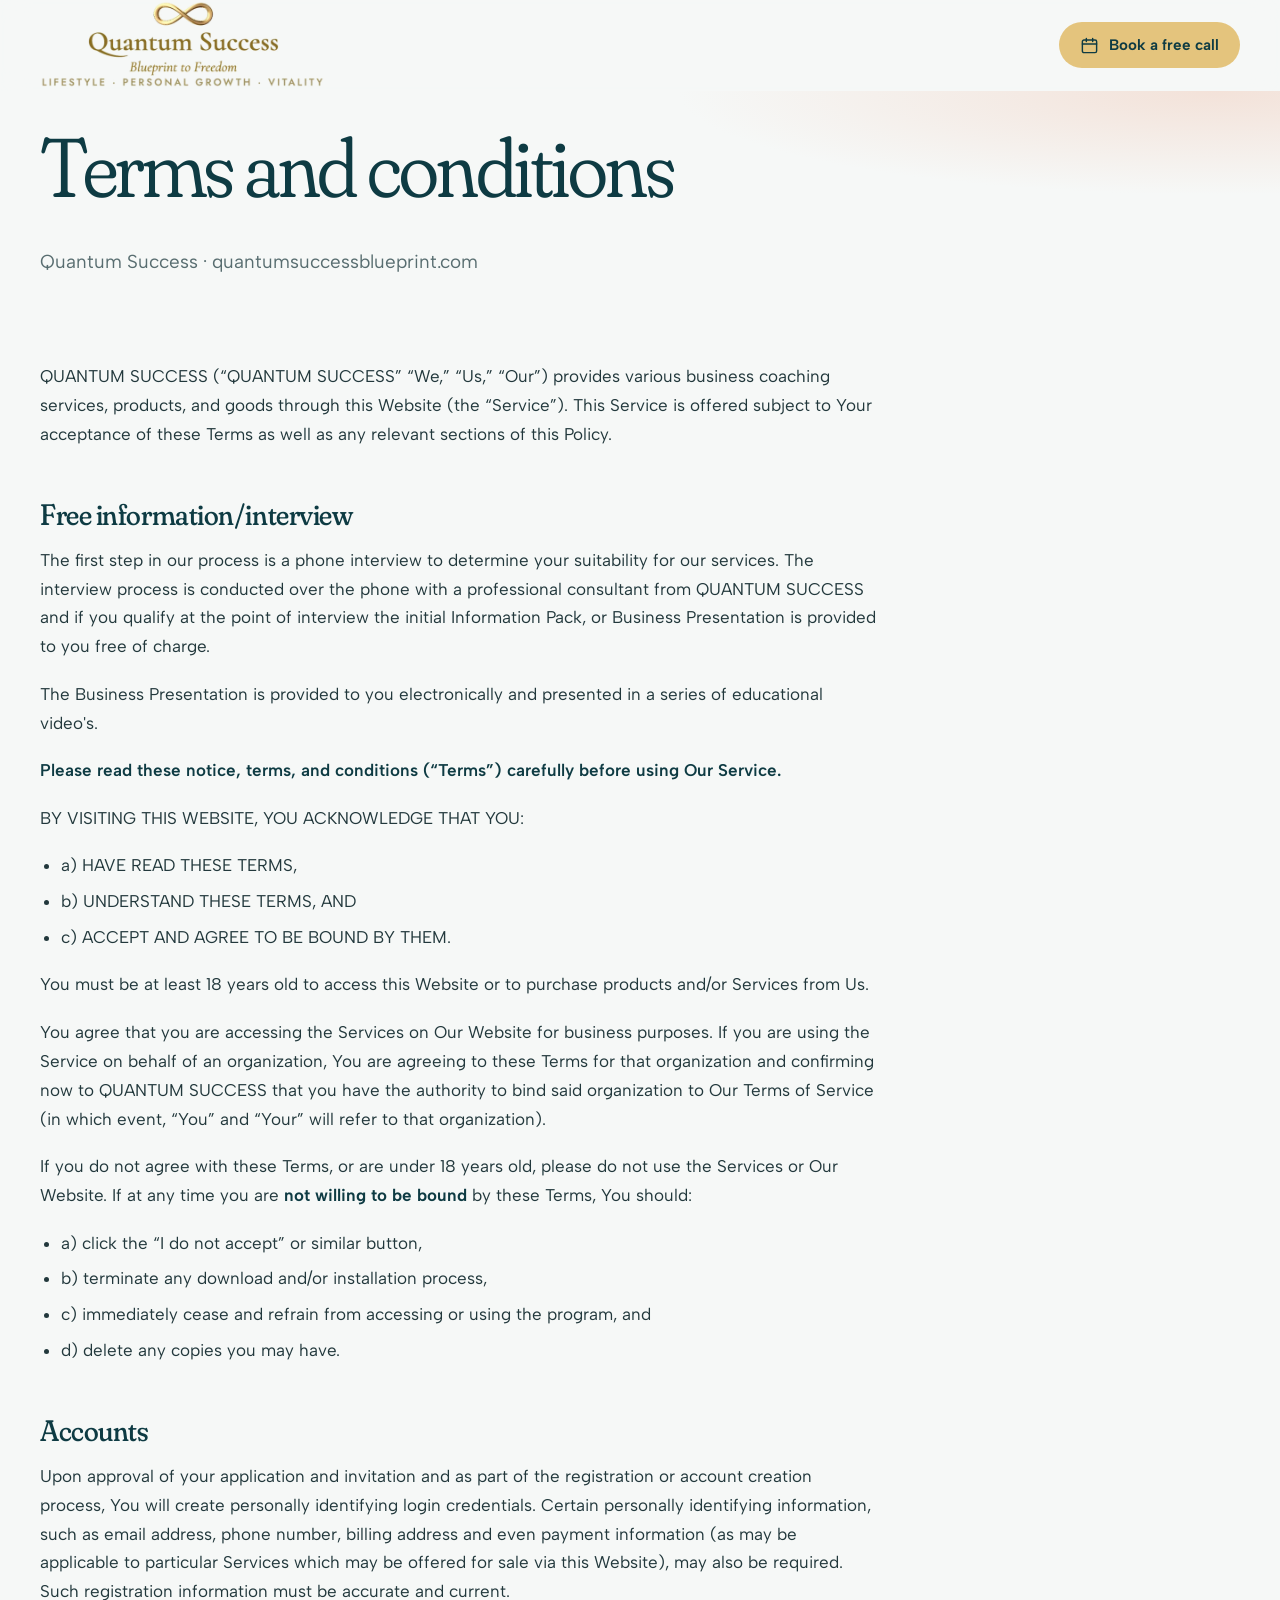
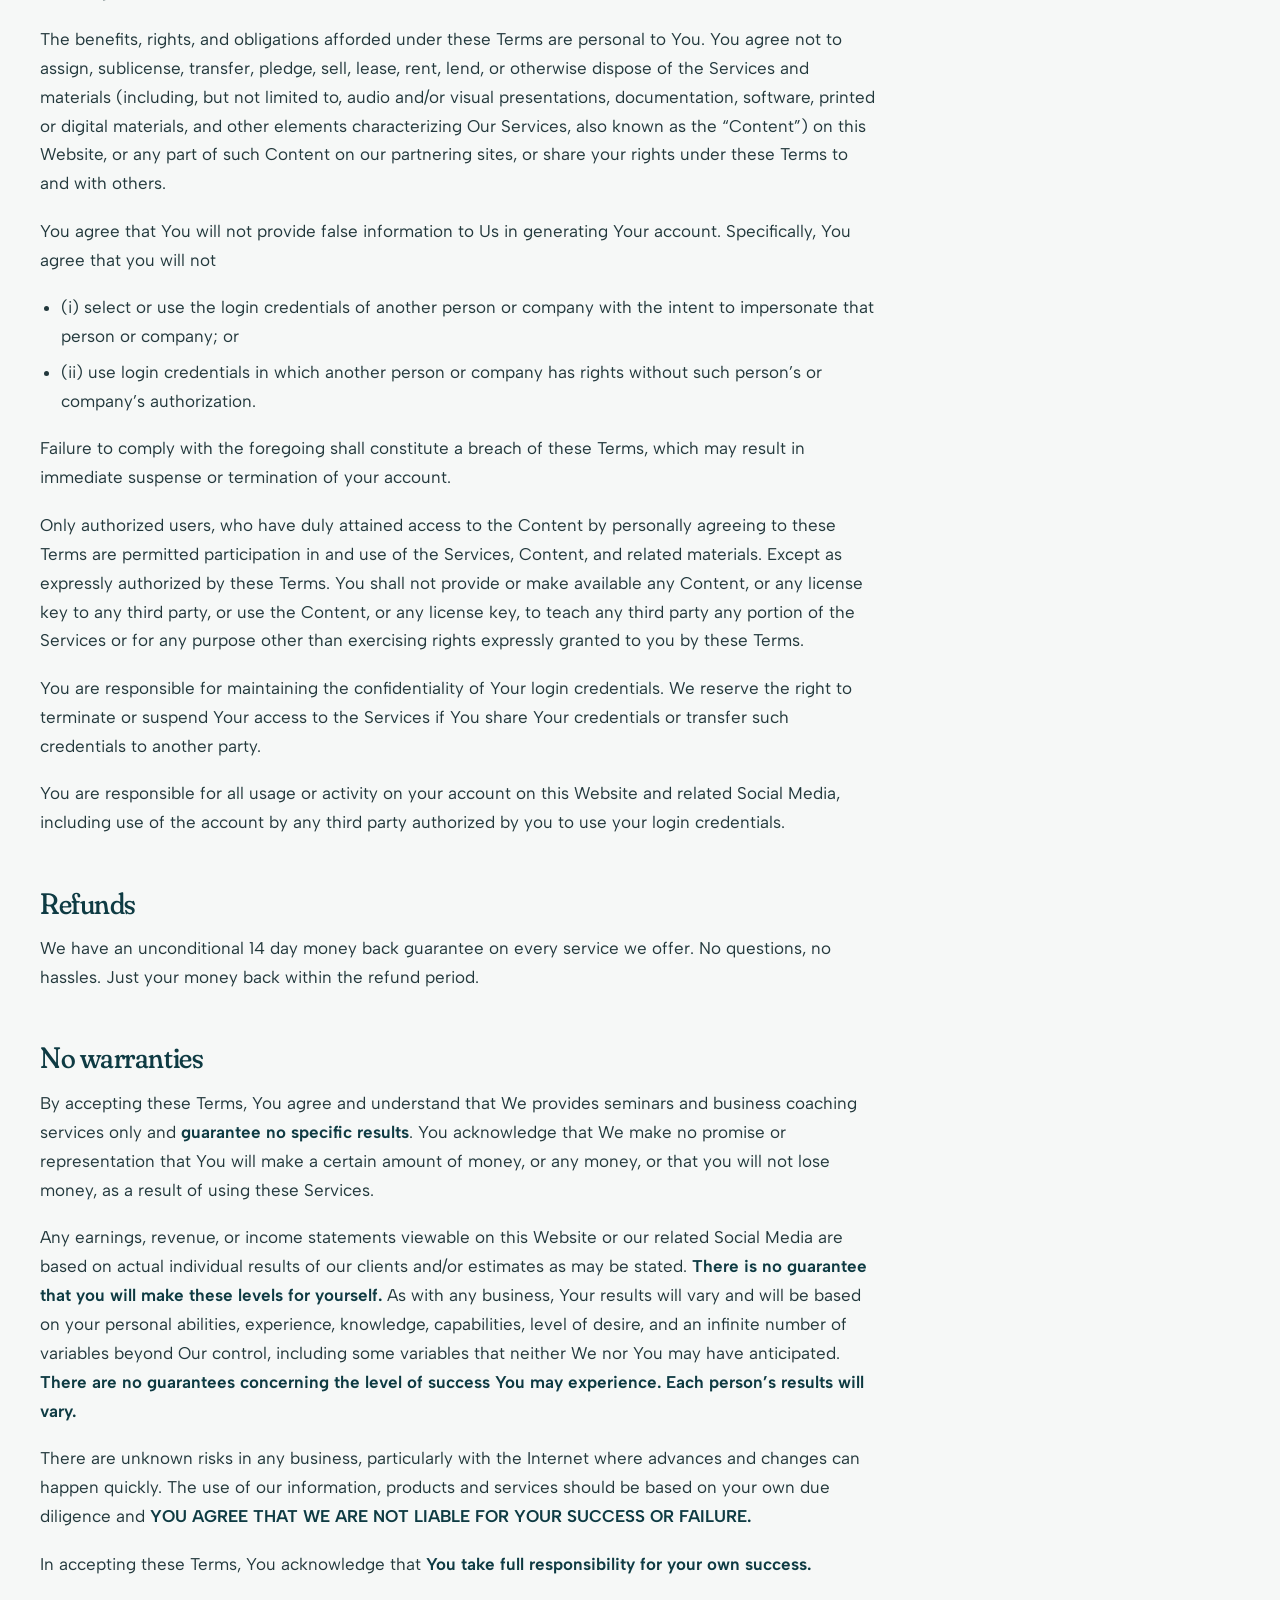
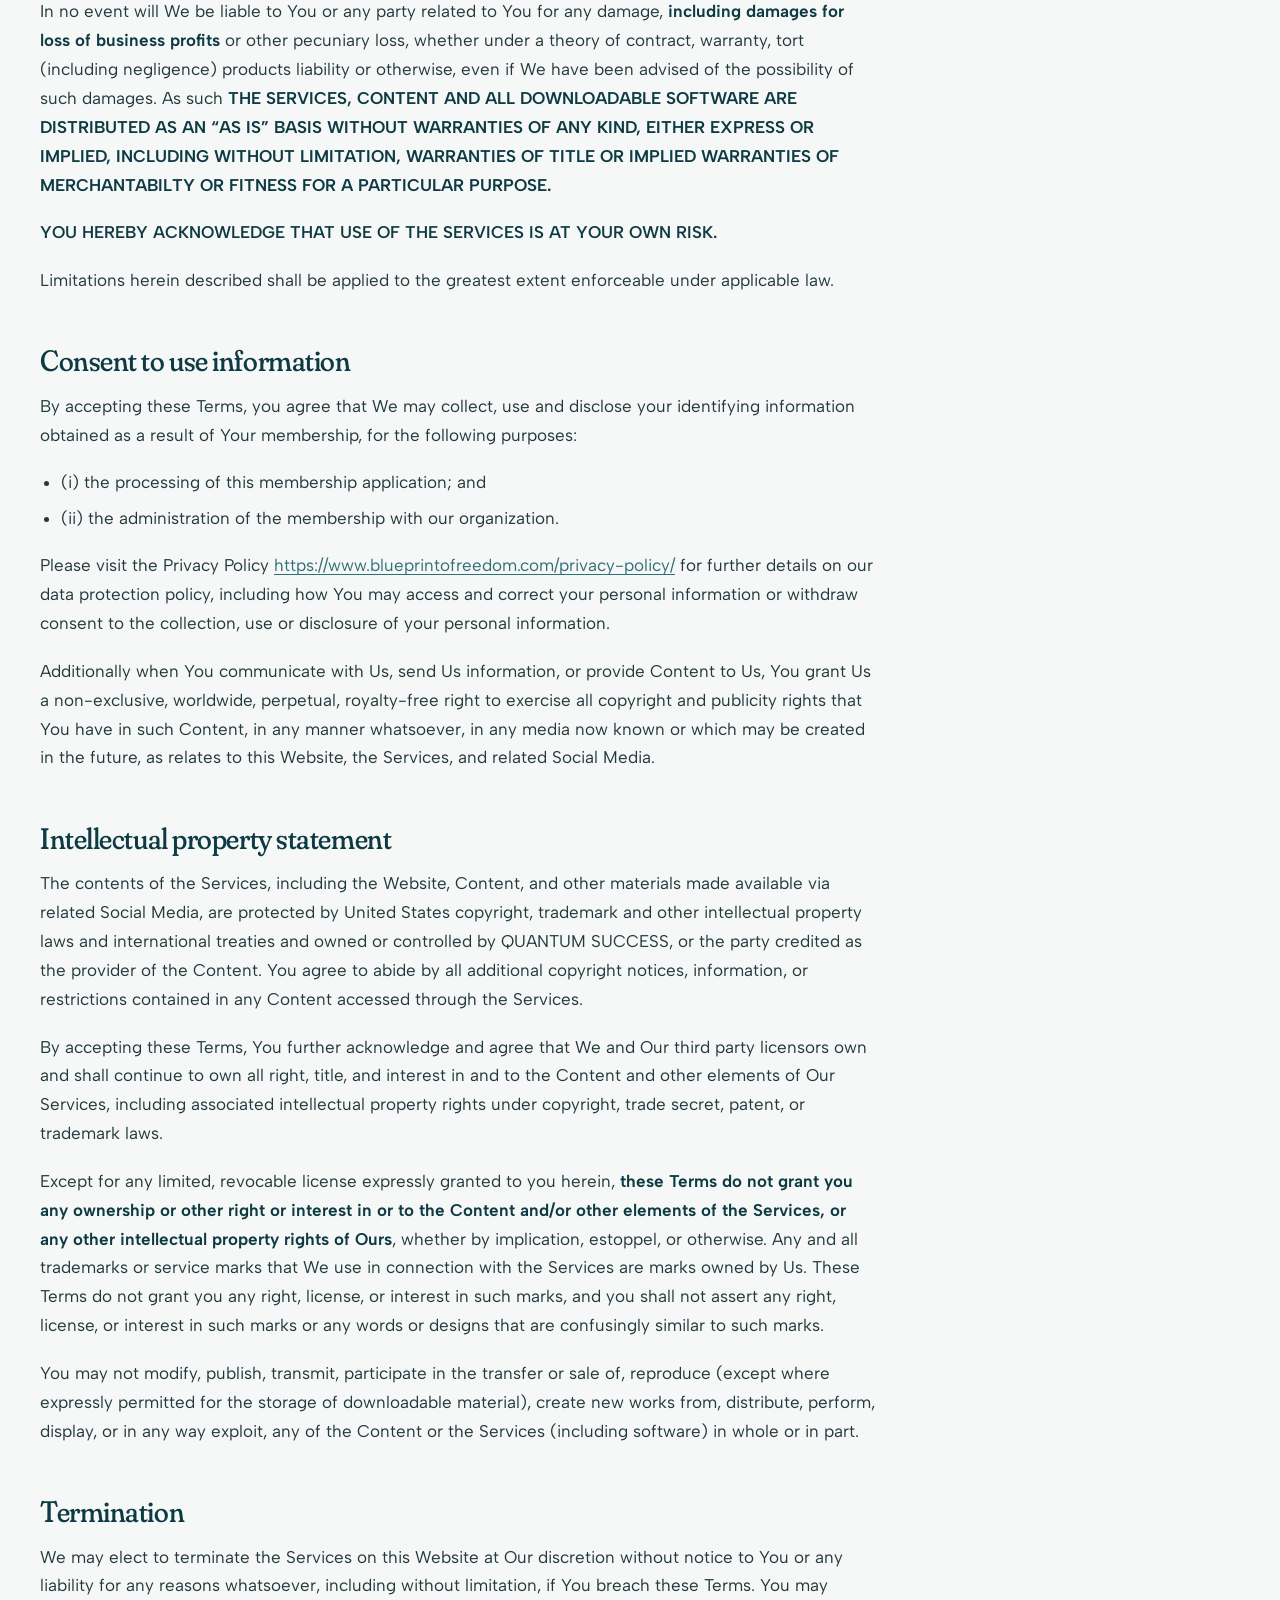
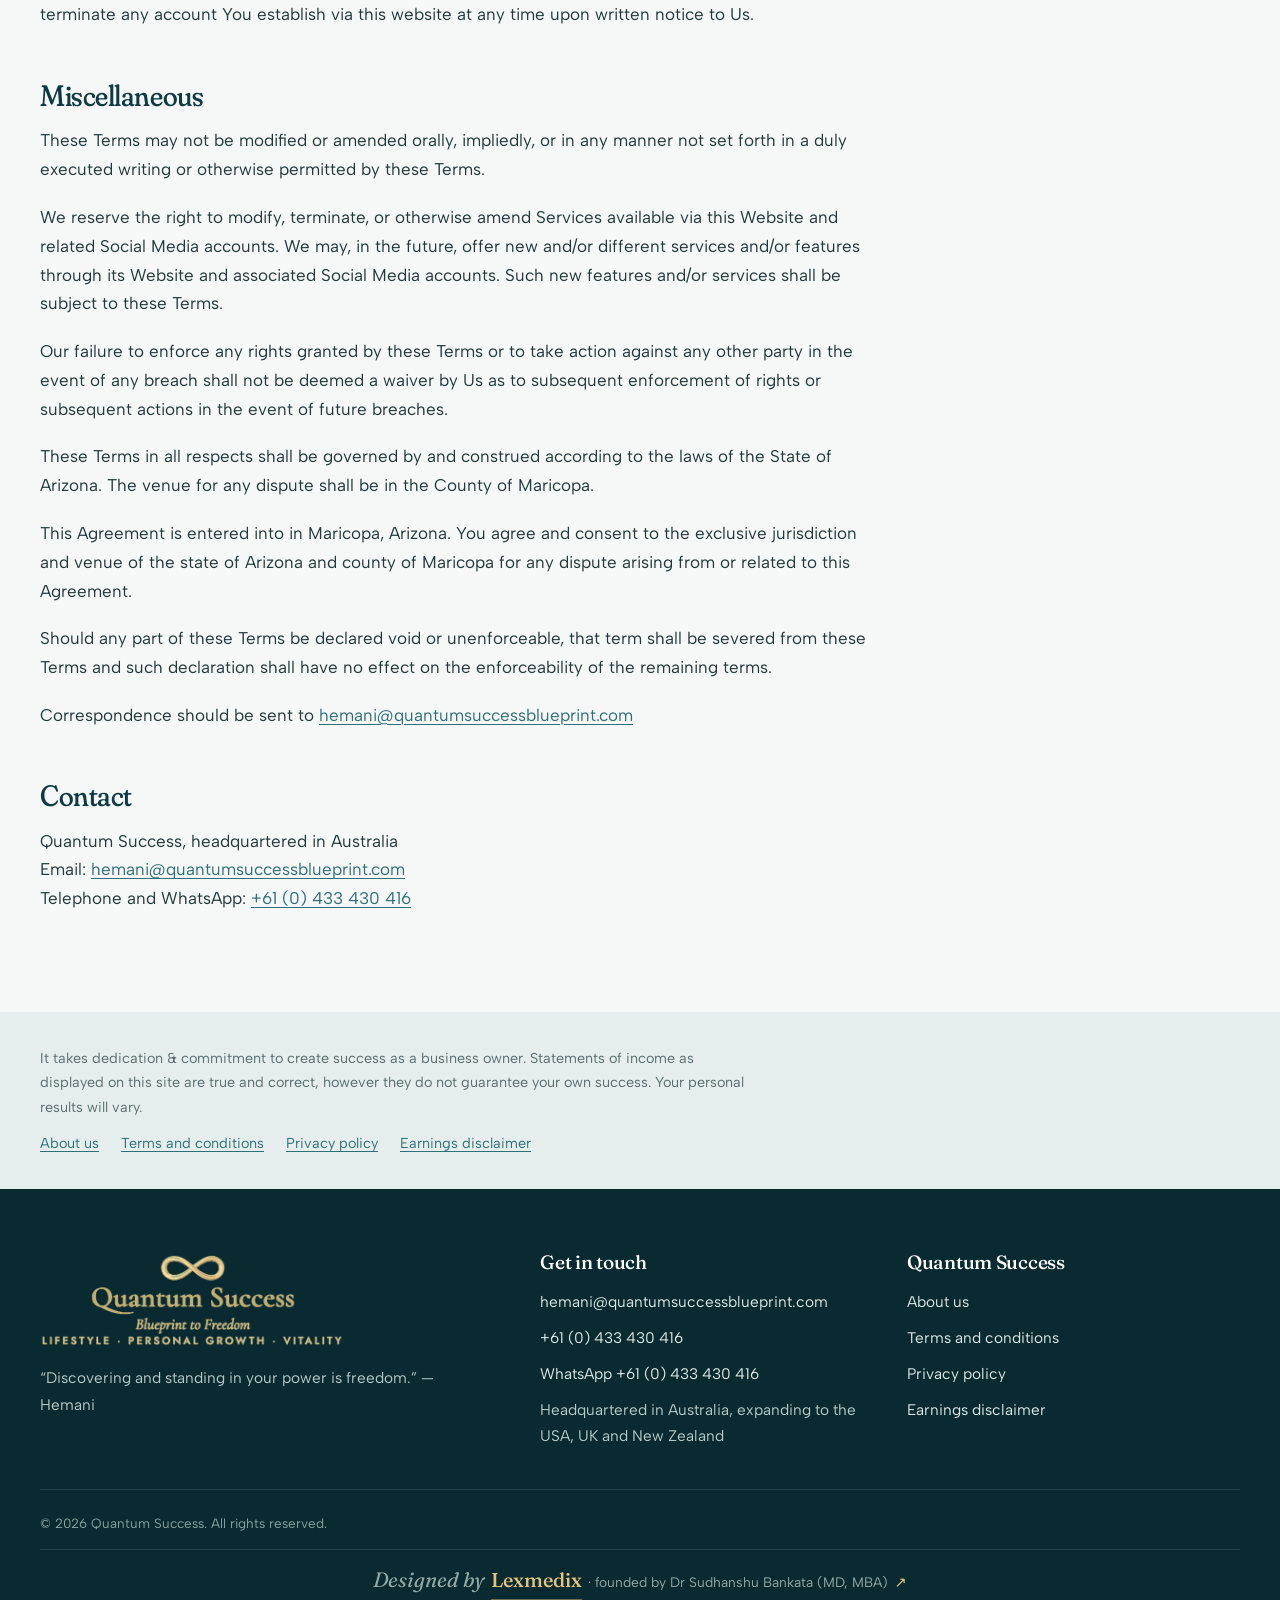
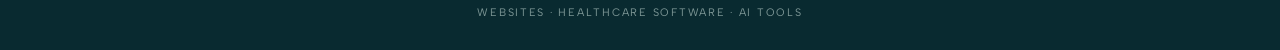
<file: terms-and-conditions/index.html>
<!doctype html>
<html lang="en">
<head>
  <meta charset="utf-8">
  <meta name="viewport" content="width=device-width, initial-scale=1, viewport-fit=cover">
  <title>Terms and conditions | Quantum Success</title>
  <meta name="description" content="The terms and conditions for using the Quantum Success website and services.">
  <!-- Business-opportunity side page: same short header and bottom panel as /opportunity/ -->
  <meta name="theme-color" content="#0e3b43">
  <meta property="og:type" content="website">
  <meta property="og:site_name" content="Quantum Success — Blueprint to Freedom">
  <meta property="og:title" content="Terms and conditions | Quantum Success">
  <meta property="og:description" content="The terms and conditions for using the Quantum Success website and services.">
  <meta property="og:image" content="https://www.quantumsuccessblueprint.com/assets/img/og-image.jpg">
  <meta property="og:url" content="https://www.quantumsuccessblueprint.com/terms-and-conditions/">
  <meta name="twitter:card" content="summary_large_image">
  <link rel="canonical" href="https://www.quantumsuccessblueprint.com/terms-and-conditions/">
  <link rel="icon" type="image/png" href="../assets/img/favicon.png">
  <link rel="apple-touch-icon" href="../assets/img/apple-touch-icon.png">
  <link rel="preconnect" href="https://fonts.googleapis.com">
  <link rel="preconnect" href="https://fonts.gstatic.com" crossorigin>
  <link rel="stylesheet" href="https://fonts.googleapis.com/css2?family=Albert+Sans:wght@400;500;600;700&family=Fraunces:ital,opsz,wght,SOFT@0,9..144,300..600,100;1,9..144,300..500,100&display=swap">
  <link rel="stylesheet" href="../assets/css/site.css?v=c810a26d">
</head>
<body>
<a class="skip" href="#main">Skip to content</a>
<div class="progress" aria-hidden="true"></div>
<!-- LANDING PAGE HEADER: logo + one button, no menu (keeps ad visitors on the one goal) -->
<header class="site-header lp-header">
  <div class="wrap bar">
    <a class="brand" href="../" aria-label="Quantum Success home"><img src="../assets/img/logo.webp" alt="Quantum Success, Blueprint to Freedom" width="414" height="131"></a>
    <a class="btn btn-deep" href="https://calendly.com/chaturvedihemani/initial-discovery-call-with-hemani" target="_blank" rel="noopener"><svg viewBox="0 0 24 24" fill="none" stroke="currentColor" stroke-width="1.8" stroke-linecap="round" stroke-linejoin="round"><rect x="3" y="5" width="18" height="16" rx="2"/><path d="M8 3v4M16 3v4M3 10h18"/></svg> Book a free call</a>
  </div>
</header>

<main id="main">
<section class="phero" style="padding-bottom:40px">
  <div class="wrap" style="display:block">
    <h1 style="max-width:16ch">Terms and conditions</h1>
    <p class="lede">Quantum Success &middot; quantumsuccessblueprint.com</p>
  </div>
</section>
<section class="section" style="padding-top:24px">
  <div class="wrap">
    <div class="legal">
<p>QUANTUM SUCCESS (“QUANTUM SUCCESS” “We,” “Us,” “Our”) provides various business coaching services, products, and goods through this Website (the “Service”). This Service is offered subject to Your acceptance of these Terms as well as any relevant sections of this Policy.</p>
<h2>Free information/interview</h2>
<p>The first step in our process is a phone interview to determine your suitability for our services. The interview process is conducted over the phone with a professional consultant from QUANTUM SUCCESS and if you qualify at the point of interview the initial Information Pack, or Business Presentation is provided to you free of charge.</p>
<p>The Business Presentation is provided to you electronically and presented in a series of educational video's.</p>
<p class="upper">Please read these notice, terms, and conditions (“Terms”) carefully before using Our Service.</p>
<p>BY VISITING THIS WEBSITE, YOU ACKNOWLEDGE THAT YOU:</p>
<ul>
<li>a) HAVE READ THESE TERMS,</li>
<li>b) UNDERSTAND THESE TERMS, AND</li>
<li>c) ACCEPT AND AGREE TO BE BOUND BY THEM.</li>
</ul>
<p>You must be at least 18 years old to access this Website or to purchase products and/or Services from Us.</p>
<p>You agree that you are accessing the Services on Our Website for business purposes. If you are using the Service on behalf of an organization, You are agreeing to these Terms for that organization and confirming now to QUANTUM SUCCESS that you have the authority to bind said organization to Our Terms of Service (in which event, “You” and “Your” will refer to that organization).</p>
<p>If you do not agree with these Terms, or are under 18 years old, please do not use the Services or Our Website. If at any time you are <strong>not willing to be bound</strong> by these Terms, You should:</p>
<ul>
<li>a) click the “I do not accept” or similar button,</li>
<li>b) terminate any download and/or installation process,</li>
<li>c) immediately cease and refrain from accessing or using the program, and</li>
<li>d) delete any copies you may have.</li>
</ul>
<h2>Accounts</h2>
<p>Upon approval of your application and invitation and as part of the registration or account creation process, You will create personally identifying login credentials. Certain personally identifying information, such as email address, phone number, billing address and even payment information (as may be applicable to particular Services which may be offered for sale via this Website), may also be required. Such registration information must be accurate and current.</p>
<p>The benefits, rights, and obligations afforded under these Terms are personal to You. You agree not to assign, sublicense, transfer, pledge, sell, lease, rent, lend, or otherwise dispose of the Services and materials (including, but not limited to, audio and/or visual presentations, documentation, software, printed or digital materials, and other elements characterizing Our Services, also known as the “Content”) on this Website, or any part of such Content on our partnering sites, or share your rights under these Terms to and with others.</p>
<p>You agree that You will not provide false information to Us in generating Your account. Specifically, You agree that you will not</p>
<ul>
<li>(i) select or use the login credentials of another person or company with the intent to impersonate that person or company; or</li>
<li>(ii) use login credentials in which another person or company has rights without such person’s or company’s authorization.</li>
</ul>
<p>Failure to comply with the foregoing shall constitute a breach of these Terms, which may result in immediate suspense or termination of your account.</p>
<p>Only authorized users, who have duly attained access to the Content by personally agreeing to these Terms are permitted participation in and use of the Services, Content, and related materials. Except as expressly authorized by these Terms. You shall not provide or make available any Content, or any license key to any third party, or use the Content, or any license key, to teach any third party any portion of the Services or for any purpose other than exercising rights expressly granted to you by these Terms.</p>
<p>You are responsible for maintaining the confidentiality of Your login credentials. We reserve the right to terminate or suspend Your access to the Services if You share Your credentials or transfer such credentials to another party.</p>
<p>You are responsible for all usage or activity on your account on this Website and related Social Media, including use of the account by any third party authorized by you to use your login credentials.</p>
<h2>Refunds</h2>
<p>We have an unconditional 14 day money back guarantee on every service we offer. No questions, no hassles. Just your money back within the refund period.</p>
<h2>No warranties</h2>
<p>By accepting these Terms, You agree and understand that We provides seminars and business coaching services only and <strong>guarantee no specific results</strong>. You acknowledge that We make no promise or representation that You will make a certain amount of money, or any money, or that you will not lose money, as a result of using these Services.</p>
<p>Any earnings, revenue, or income statements viewable on this Website or our related Social Media are based on actual individual results of our clients and/or estimates as may be stated. <strong>There is no guarantee that you will make these levels for yourself.</strong> As with any business, Your results will vary and will be based on your personal abilities, experience, knowledge, capabilities, level of desire, and an infinite number of variables beyond Our control, including some variables that neither We nor You may have anticipated. <strong>There are no guarantees concerning the level of success You may experience. Each person’s results will vary.</strong></p>
<p>There are unknown risks in any business, particularly with the Internet where advances and changes can happen quickly. The use of our information, products and services should be based on your own due diligence and <strong>YOU AGREE THAT WE ARE NOT LIABLE FOR YOUR SUCCESS OR FAILURE.</strong></p>
<p>In accepting these Terms, You acknowledge that <strong>You take full responsibility for your own success.</strong></p>
<p>In no event will We be liable to You or any party related to You for any damage, <strong>including damages for loss of business profits</strong> or other pecuniary loss, whether under a theory of contract, warranty, tort (including negligence) products liability or otherwise, even if We have been advised of the possibility of such damages. As such <strong>THE SERVICES, CONTENT AND ALL DOWNLOADABLE SOFTWARE ARE DISTRIBUTED AS AN “AS IS” BASIS WITHOUT WARRANTIES OF ANY KIND, EITHER EXPRESS OR IMPLIED, INCLUDING WITHOUT LIMITATION, WARRANTIES OF TITLE OR IMPLIED WARRANTIES OF MERCHANTABILTY OR FITNESS FOR A PARTICULAR PURPOSE.</strong></p>
<p class="upper">YOU HEREBY ACKNOWLEDGE THAT USE OF THE SERVICES IS AT YOUR OWN RISK.</p>
<p>Limitations herein described shall be applied to the greatest extent enforceable under applicable law.</p>
<h2>Consent to use information</h2>
<p>By accepting these Terms, you agree that We may collect, use and disclose your identifying information obtained as a result of Your membership, for the following purposes:</p>
<ul>
<li>(i) the processing of this membership application; and</li>
<li>(ii) the administration of the membership with our organization.</li>
</ul>
<p>Please visit the Privacy Policy <a href="https://www.blueprintofreedom.com/privacy-policy/" rel="noopener">https://www.blueprintofreedom.com/privacy-policy/</a> for further details on our data protection policy, including how You may access and correct your personal information or withdraw consent to the collection, use or disclosure of your personal information.</p>
<p>Additionally when You communicate with Us, send Us information, or provide Content to Us, You grant Us a non-exclusive, worldwide, perpetual, royalty-free right to exercise all copyright and publicity rights that You have in such Content, in any manner whatsoever, in any media now known or which may be created in the future, as relates to this Website, the Services, and related Social Media.</p>
<h2>Intellectual property statement</h2>
<p>The contents of the Services, including the Website, Content, and other materials made available via related Social Media, are protected by United States copyright, trademark and other intellectual property laws and international treaties and owned or controlled by QUANTUM SUCCESS, or the party credited as the provider of the Content. You agree to abide by all additional copyright notices, information, or restrictions contained in any Content accessed through the Services.</p>
<p>By accepting these Terms, You further acknowledge and agree that We and Our third party licensors own and shall continue to own all right, title, and interest in and to the Content and other elements of Our Services, including associated intellectual property rights under copyright, trade secret, patent, or trademark laws.</p>
<p>Except for any limited, revocable license expressly granted to you herein, <strong>these Terms do not grant you any ownership or other right or interest in or to the Content and/or other elements of the Services, or any other intellectual property rights of Ours</strong>, whether by implication, estoppel, or otherwise. Any and all trademarks or service marks that We use in connection with the Services are marks owned by Us. These Terms do not grant you any right, license, or interest in such marks, and you shall not assert any right, license, or interest in such marks or any words or designs that are confusingly similar to such marks.</p>
<p>You may not modify, publish, transmit, participate in the transfer or sale of, reproduce (except where expressly permitted for the storage of downloadable material), create new works from, distribute, perform, display, or in any way exploit, any of the Content or the Services (including software) in whole or in part.</p>
<h2>Termination</h2>
<p>We may elect to terminate the Services on this Website at Our discretion without notice to You or any liability for any reasons whatsoever, including without limitation, if You breach these Terms. You may terminate any account You establish via this website at any time upon written notice to Us.</p>
<h2>Miscellaneous</h2>
<p>These Terms may not be modified or amended orally, impliedly, or in any manner not set forth in a duly executed writing or otherwise permitted by these Terms.</p>
<p>We reserve the right to modify, terminate, or otherwise amend Services available via this Website and related Social Media accounts. We may, in the future, offer new and/or different services and/or features through its Website and associated Social Media accounts. Such new features and/or services shall be subject to these Terms.</p>
<p>Our failure to enforce any rights granted by these Terms or to take action against any other party in the event of any breach shall not be deemed a waiver by Us as to subsequent enforcement of rights or subsequent actions in the event of future breaches.</p>
<p>These Terms in all respects shall be governed by and construed according to the laws of the State of Arizona. The venue for any dispute shall be in the County of Maricopa.</p>
<p>This Agreement is entered into in Maricopa, Arizona. You agree and consent to the exclusive jurisdiction and venue of the state of Arizona and county of Maricopa for any dispute arising from or related to this Agreement.</p>
<p>Should any part of these Terms be declared void or unenforceable, that term shall be severed from these Terms and such declaration shall have no effect on the enforceability of the remaining terms.</p>
<p>Correspondence should be sent to <a href="mailto:hemani@quantumsuccessblueprint.com">hemani@quantumsuccessblueprint.com</a></p>
<h2>Contact</h2>
<p>Quantum Success, headquartered in Australia<br>Email: <a href="mailto:hemani@quantumsuccessblueprint.com">hemani@quantumsuccessblueprint.com</a><br>Telephone and WhatsApp: <a href="tel:+61433430416">+61 (0) 433 430 416</a></p>
    </div>
  </div>
</section>
<!-- SECTION: DISCLAIMER + LINKS (client compliance wording, 2026-10-05 — keep word for word) -->
<section class="disclaim">
  <div class="wrap">
    <p>It takes dedication &amp; commitment to create success as a business owner. Statements of income as displayed on this site are true and correct, however they do not guarantee your own success. Your personal results will vary.</p>
    <nav aria-label="Legal"><a href="../opportunity/about/">About us</a><a href="../terms-and-conditions/">Terms and conditions</a><a href="../privacy-policy/">Privacy policy</a><a href="../earning-and-testimonial/">Earnings disclaimer</a></nav>
  </div>
</section>
</main>

<!-- LANDING PAGE FOOTER (short version) -->
<footer class="site-footer">
  <div class="wrap">
    <div class="fgrid">
      <div>
        <img class="flogo" src="../assets/img/logo-light.webp" alt="Quantum Success, Blueprint to Freedom" width="414" height="131">
        <p style="max-width:42ch">“Discovering and standing in your power is freedom.” &mdash; Hemani</p>
      </div>
      <div>
        <h2>Get in touch</h2>
        <ul>
          <li><a href="mailto:hemani@quantumsuccessblueprint.com">hemani@quantumsuccessblueprint.com</a></li>
          <li><a href="tel:+61433430416">+61 (0) 433 430 416</a></li>
          <li><a href="https://wa.me/61433430416" rel="noopener">WhatsApp +61 (0) 433 430 416</a></li>
          <li>Headquartered in Australia, expanding to the USA, UK and New Zealand</li>
        </ul>
      </div>
      <div>
        <h2>Quantum Success</h2>
        <ul>
          <li><a href="../opportunity/about/">About us</a></li>
          <li><a href="../terms-and-conditions/">Terms and conditions</a></li>
          <li><a href="../privacy-policy/">Privacy policy</a></li>
          <li><a href="../earning-and-testimonial/">Earnings disclaimer</a></li>
        </ul>
      </div>
    </div>
    <div class="fine">
      <p>&copy; <span data-year>2026</span> Quantum Success. All rights reserved.</p>
    </div>
  <div class="made-by"><a class="mb" href="https://lexmedix.in/services/" target="_blank" rel="noopener"><span class="mb-main"><span class="mb-pre">Designed by</span> <span class="mb-name">Lexmedix</span> <span class="mb-cred"><span class="mb-dot" aria-hidden="true">&middot; </span><span class="mb-sr">, </span>founded by Dr Sudhanshu Bankata (MD, MBA)</span><span class="mb-arrow" aria-hidden="true">&#8599;</span></span><span class="mb-sr">, </span><span class="mb-sub">Websites &middot; Healthcare software &middot; AI tools</span><span class="mb-sr"> (opens in a new tab)</span></a></div>
</div>
</footer>
<script src="../assets/js/site.js" defer></script>
</body>
</html>
</file>
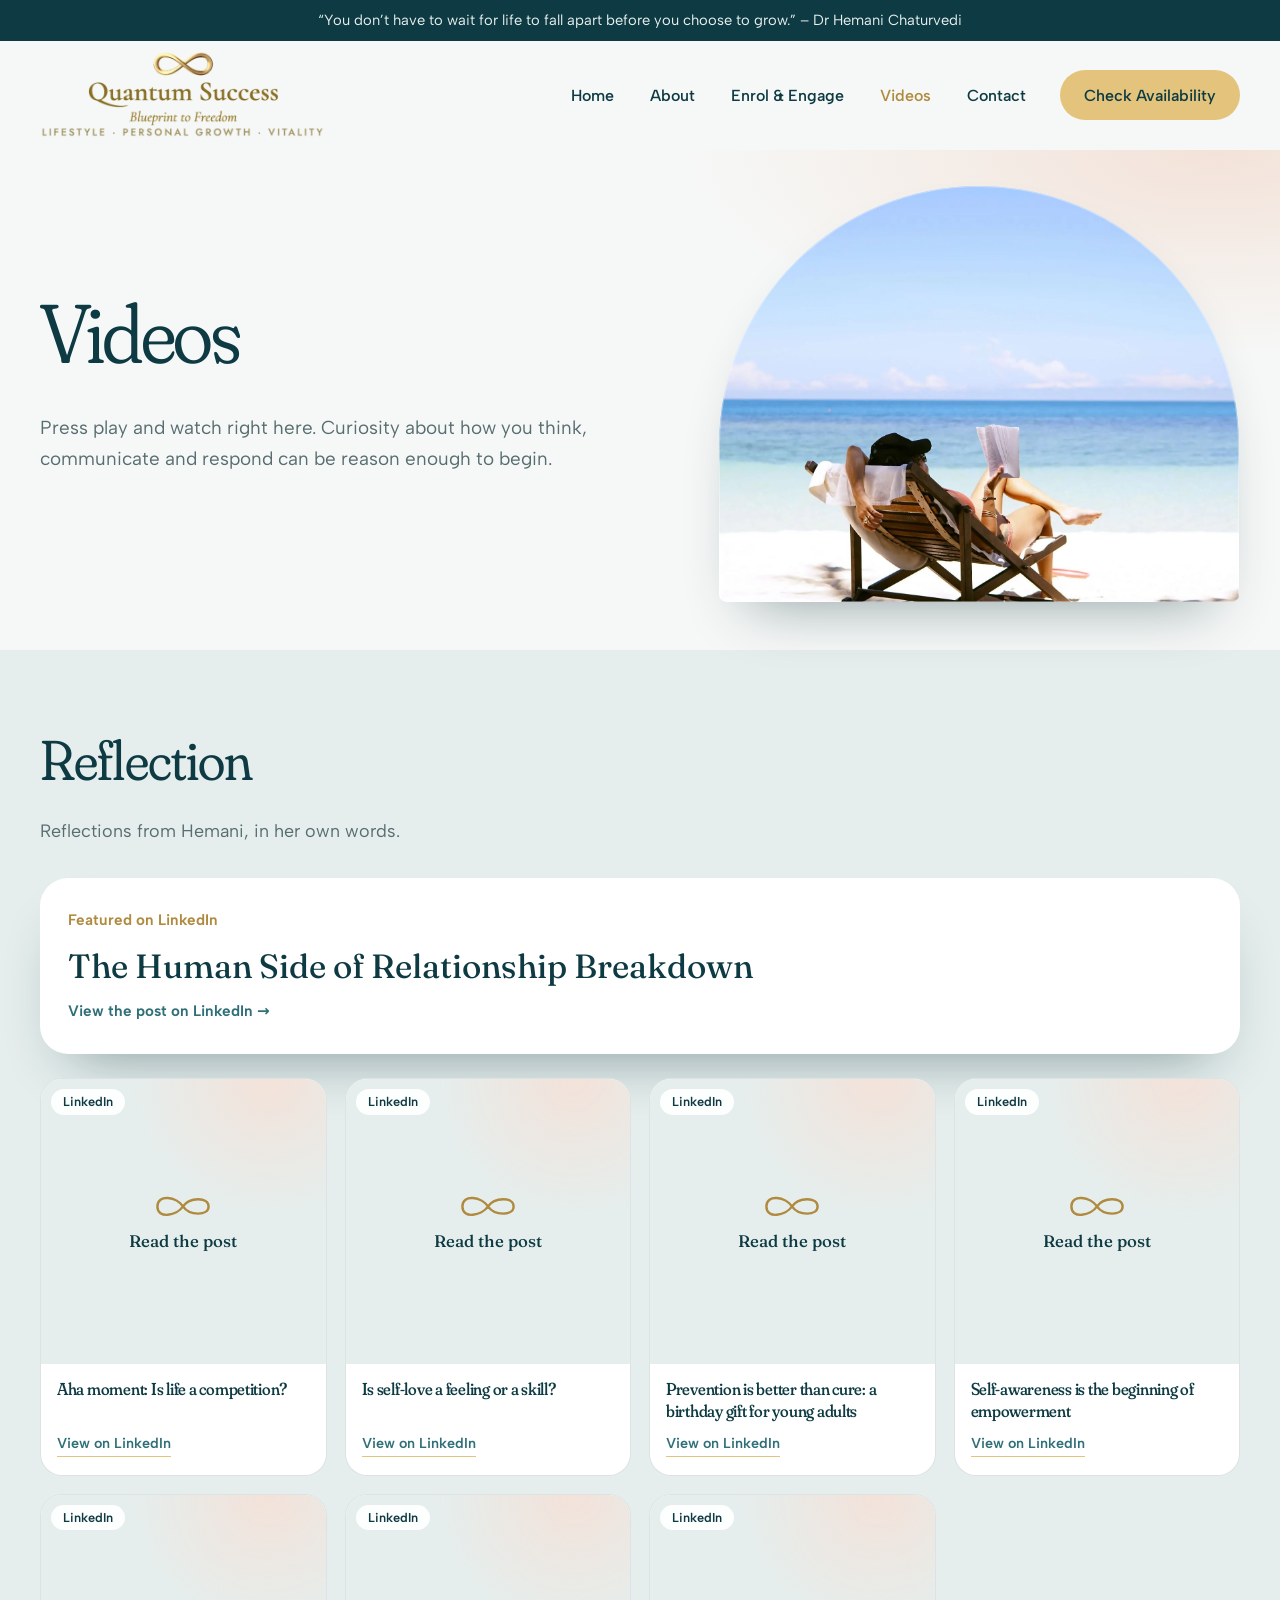
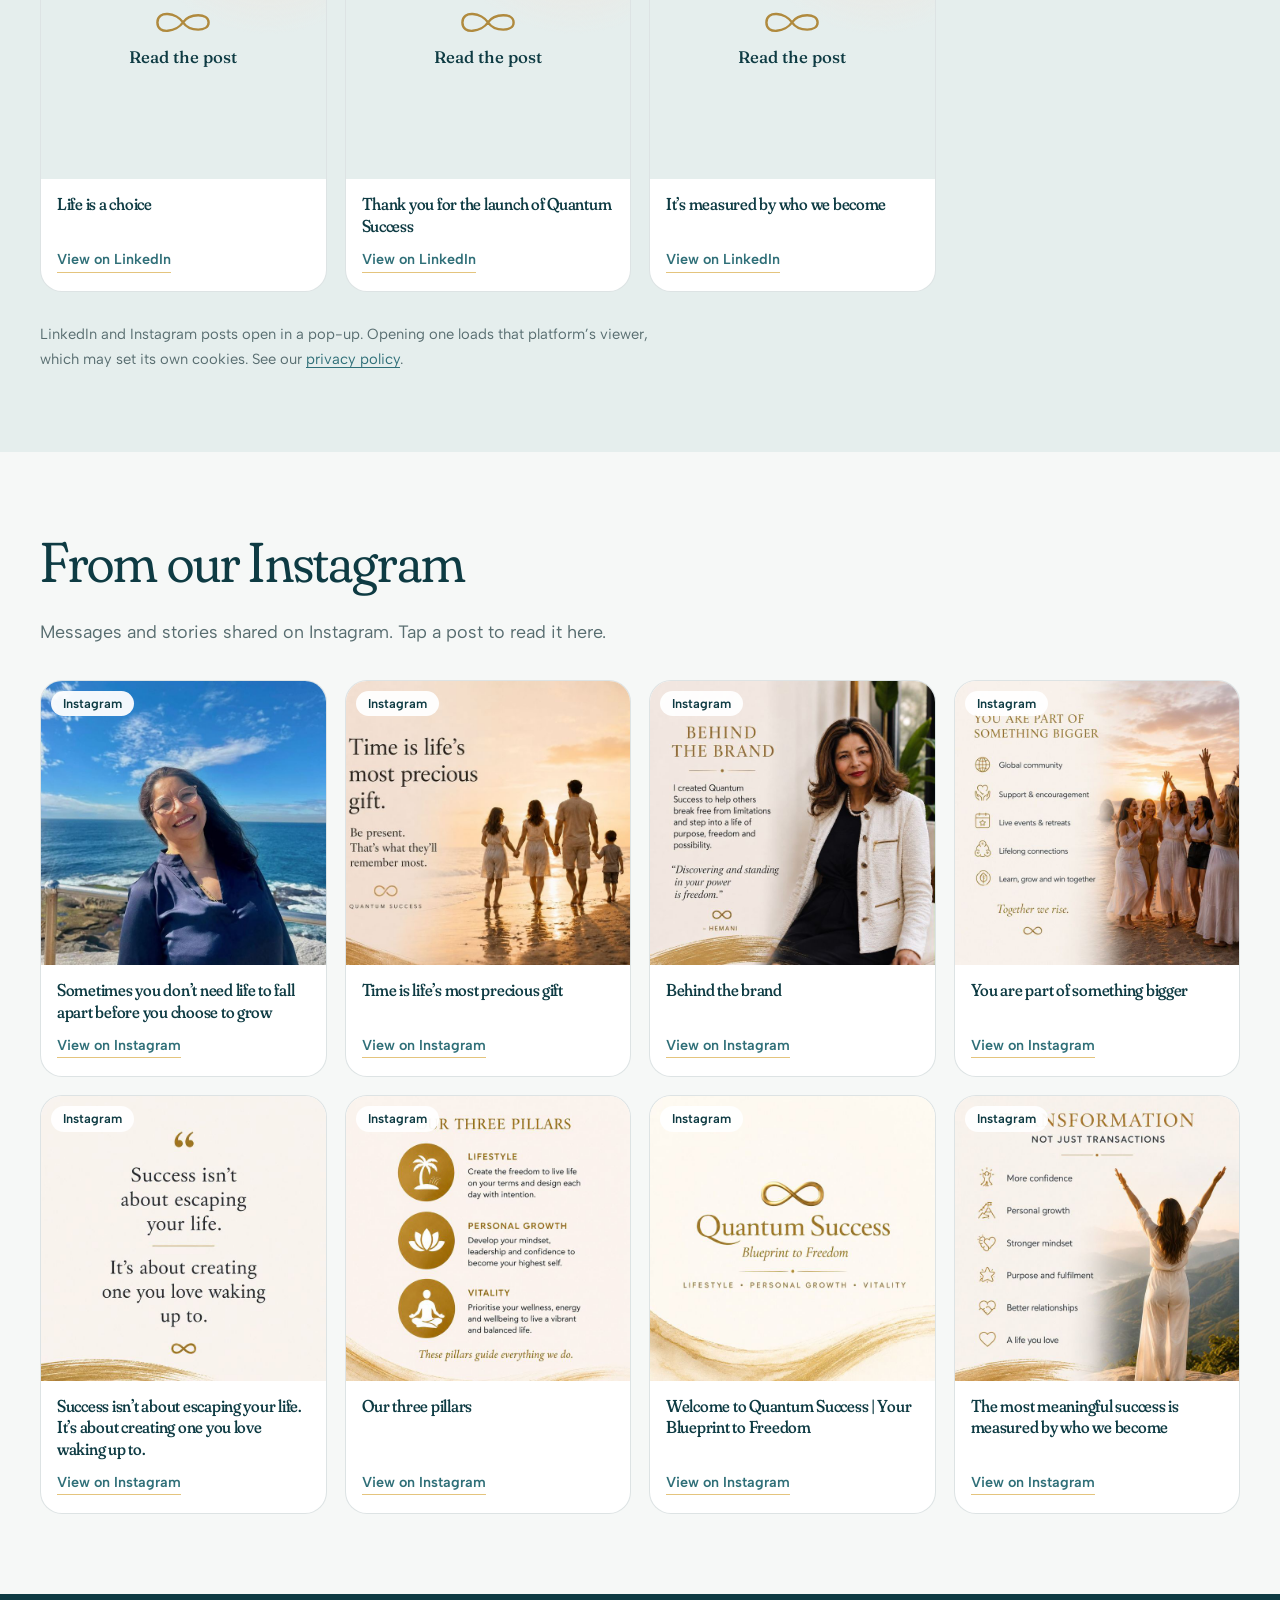
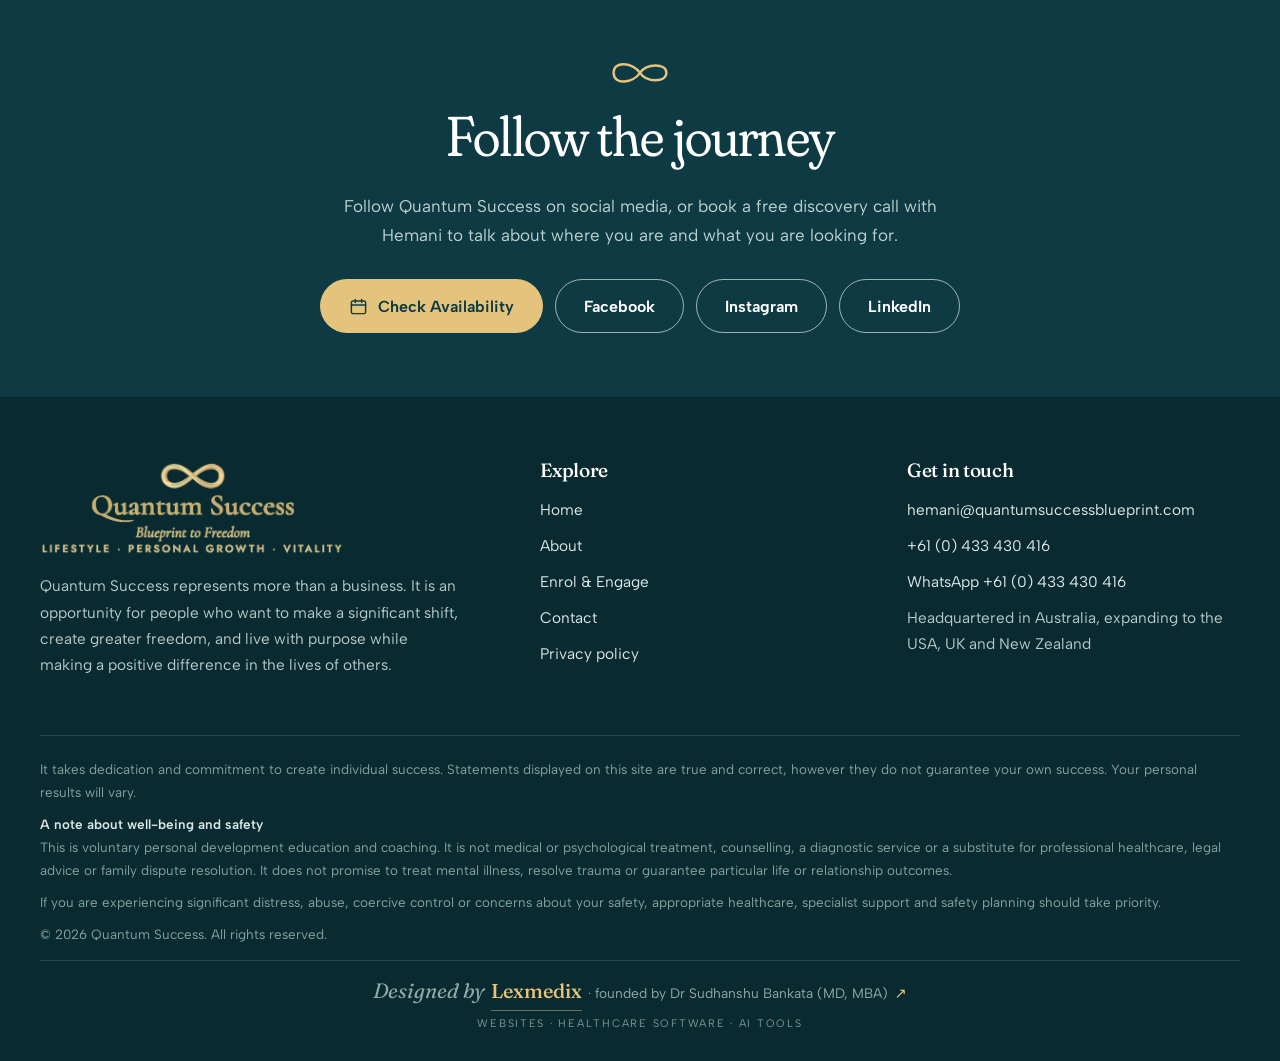
<file: videos/index.html>
<!doctype html>
<html lang="en">
<head>
  <meta charset="utf-8">
  <meta name="viewport" content="width=device-width, initial-scale=1">
  <title>Videos | Quantum Success, Blueprint to Freedom</title>
  <meta name="description" content="Watch short messages from Dr Hemani Chaturvedi on self-awareness, self-love and building a life on your own terms, and read her posts from Instagram and LinkedIn.">
  <meta name="theme-color" content="#0e3b43">
  <meta property="og:type" content="website">
  <meta property="og:site_name" content="Quantum Success — Blueprint to Freedom">
  <meta property="og:title" content="Videos | Quantum Success, Blueprint to Freedom">
  <meta property="og:description" content="Watch short messages from Dr Hemani Chaturvedi on self-awareness, self-love and building a life on your own terms, and read her posts from Instagram and LinkedIn.">
  <meta property="og:image" content="https://www.quantumsuccessblueprint.com/assets/img/og-image.jpg">
  <meta property="og:url" content="https://www.quantumsuccessblueprint.com/videos/">
  <meta name="twitter:card" content="summary_large_image">
  <link rel="canonical" href="https://www.quantumsuccessblueprint.com/videos/">
  <link rel="icon" type="image/png" href="../assets/img/favicon.png">
  <link rel="apple-touch-icon" href="../assets/img/apple-touch-icon.png">
  <link rel="preconnect" href="https://fonts.googleapis.com">
  <link rel="preconnect" href="https://fonts.gstatic.com" crossorigin>
  <link rel="stylesheet" href="https://fonts.googleapis.com/css2?family=Albert+Sans:wght@400;500;600;700&family=Fraunces:ital,opsz,wght,SOFT@0,9..144,300..600,100;1,9..144,300..500,100&display=swap">
  <link rel="stylesheet" href="../assets/css/site.css?v=c810a26d">
  <script type="application/ld+json">{"@context":"https://schema.org","@graph":[{"@type":"WebSite","@id":"https://www.quantumsuccessblueprint.com/#website","url":"https://www.quantumsuccessblueprint.com/","name":"Quantum Success, Blueprint to Freedom","publisher":{"@id":"https://www.quantumsuccessblueprint.com/#org"},"inLanguage":"en-AU"},{"@type":"Organization","@id":"https://www.quantumsuccessblueprint.com/#org","name":"Quantum Success","alternateName":["Blueprint to Freedom","Quantum Success, Blueprint to Freedom"],"url":"https://www.quantumsuccessblueprint.com/","logo":"https://www.quantumsuccessblueprint.com/assets/img/logo.png","image":"https://www.quantumsuccessblueprint.com/assets/img/og-image.jpg","email":"hemani@quantumsuccessblueprint.com","telephone":"+61433430416","foundingDate":"2026","address":{"@type":"PostalAddress","addressCountry":"AU"},"founder":{"@id":"https://www.quantumsuccessblueprint.com/#hemani"},"description":"Online personal development education and individual coaching: lifestyle, personal growth, vitality and leadership.","sameAs":["https://www.linkedin.com/company/blueprintofreedom/","https://www.instagram.com/quantumsuccess.btf/","https://www.facebook.com/profile.php?id=61591704637670"]},{"@type":"Person","@id":"https://www.quantumsuccessblueprint.com/#hemani","name":"Dr Hemani Chaturvedi","honorificPrefix":"Dr","jobTitle":"Founder, Quantum Success","worksFor":{"@id":"https://www.quantumsuccessblueprint.com/#org"},"image":"https://www.quantumsuccessblueprint.com/assets/img/hemani.jpg","url":"https://www.quantumsuccessblueprint.com/about/","description":"Dr Chaturvedi brings close to three decades of professional experience spanning medicine, business consulting, technology, governance, risk, resilience and personal transformation. Her work today embraces trauma-informed spiritual care and chaplaincy, personal development and leadership coaching, and philanthropy.","knowsAbout":["Personal development","Leadership coaching","Spiritual care","Chaplaincy","Governance and risk"],"sameAs":["https://www.linkedin.com/in/drhemanichaturvedi/"]},{"@type":"WebPage","@id":"https://www.quantumsuccessblueprint.com/videos/#page","url":"https://www.quantumsuccessblueprint.com/videos/","name":"Videos | Quantum Success, Blueprint to Freedom","isPartOf":{"@id":"https://www.quantumsuccessblueprint.com/#website"},"about":{"@id":"https://www.quantumsuccessblueprint.com/#org"},"dateModified":"2026-11-19","inLanguage":"en-AU"},{"@type":"BreadcrumbList","@id":"https://www.quantumsuccessblueprint.com/videos/#breadcrumb","itemListElement":[{"@type":"ListItem","position":1,"name":"Home","item":"https://www.quantumsuccessblueprint.com/"},{"@type":"ListItem","position":2,"name":"Videos","item":"https://www.quantumsuccessblueprint.com/videos/"}]}]}</script>
</head>
<body>
<a class="skip" href="#main">Skip to content</a>
<div class="progress" aria-hidden="true"></div>
<!-- SECTION: ANNOUNCEMENT + HEADER (duplicated on all 4 pages — change one, change all) -->
<div class="topbar">&ldquo;You don&rsquo;t have to wait for life to fall apart before you choose to grow.&rdquo; &ndash; Dr Hemani Chaturvedi</div>
<header class="site-header">
  <div class="wrap bar">
    <a class="brand" href="../" aria-label="Quantum Success home"><img src="../assets/img/logo.webp" alt="Quantum Success, Blueprint to Freedom" width="414" height="131"></a>
    <button class="nav-toggle" aria-expanded="false" aria-controls="site-nav"><svg viewBox="0 0 24 24" fill="none" stroke="currentColor" stroke-width="2" stroke-linecap="round"><path d="M4 7h16M4 12h16M4 17h10"/></svg><span class="sr-only">Open menu</span></button>
    <nav class="nav" id="site-nav" aria-label="Main">
      <a href="../">Home</a><a href="../about/">About</a><a href="../choose-your-blueprint/">Enrol &amp; Engage</a><a href="../videos/" aria-current="page">Videos</a><a href="../contact-us/">Contact</a>
      <a class="btn btn-deep" href="https://calendly.com/chaturvedihemani/engage-plan-act" target="_blank" rel="noopener">Check Availability</a>
    </nav>
  </div>
</header>

<main id="main">
<section class="phero">
  <div class="wrap">
    <div><h1>Videos</h1><p class="lede">Press play and watch right here. Curiosity about how you think, communicate and respond can be reason enough to begin.</p></div>
    <div class="arch"><img src="../assets/img/hero-beach.webp" alt="A deckchair on a white sand beach beside the sea" width="2200" height="1241"></div>
  </div>
</section>

<!-- SECTION: REFLECTION (featured LinkedIn post; LinkedIn posts open in a pop-up on tap) -->
<section class="section foam" id="watch">
  <div class="wrap">
    <div class="head"><h2>Reflection</h2><p>Reflections from Hemani, in her own words.</p></div>    <a class="feature" href="https://lnkd.in/p/gZin6Zku" target="_blank" rel="noopener"><span class="plat-tag">Featured on LinkedIn</span><b>The Human Side of Relationship Breakdown</b><span class="go">View the post on LinkedIn<span class="sr-only"> (opens in a new tab)</span> &rarr;</span></a>
    <div class="pgrid">
<article class="pcard" data-platform="linkedin">
  <button class="pthumb type" type="button" data-embed="https://www.linkedin.com/embed/feed/update/urn:li:share:7512827108608376833" data-open="https://www.linkedin.com/feed/update/urn:li:share:7512827108608376833" data-site="LinkedIn" data-title="Aha moment: Is life a competition?"><svg viewBox="0 0 80 36" fill="none" stroke="currentColor" stroke-width="3" stroke-linecap="round" aria-hidden="true"><path d="M40 18C32 6 8 2 8 18s24 12 32 0c8-12 32-12 32 0S48 30 40 18z"/></svg><span>Read the post</span><span class="plat">LinkedIn</span><span class="sr-only">Read the post: Aha moment: Is life a competition?</span></button>
  <div class="pbody"><h3>Aha moment: Is life a competition?</h3><a href="https://www.linkedin.com/feed/update/urn:li:share:7512827108608376833" target="_blank" rel="noopener">View on LinkedIn</a></div>
</article>
<article class="pcard" data-platform="linkedin">
  <button class="pthumb type" type="button" data-embed="https://www.linkedin.com/embed/feed/update/urn:li:share:7507384172789907456" data-open="https://www.linkedin.com/feed/update/urn:li:share:7507384172789907456" data-site="LinkedIn" data-title="Is self-love a feeling or a skill?"><svg viewBox="0 0 80 36" fill="none" stroke="currentColor" stroke-width="3" stroke-linecap="round" aria-hidden="true"><path d="M40 18C32 6 8 2 8 18s24 12 32 0c8-12 32-12 32 0S48 30 40 18z"/></svg><span>Read the post</span><span class="plat">LinkedIn</span><span class="sr-only">Read the post: Is self-love a feeling or a skill?</span></button>
  <div class="pbody"><h3>Is self-love a feeling or a skill?</h3><a href="https://www.linkedin.com/feed/update/urn:li:share:7507384172789907456" target="_blank" rel="noopener">View on LinkedIn</a></div>
</article>
<article class="pcard" data-platform="linkedin">
  <button class="pthumb type" type="button" data-embed="https://www.linkedin.com/embed/feed/update/urn:li:share:7503800304623255552" data-open="https://www.linkedin.com/feed/update/urn:li:share:7503800304623255552" data-site="LinkedIn" data-title="Prevention is better than cure: a birthday gift for young adults"><svg viewBox="0 0 80 36" fill="none" stroke="currentColor" stroke-width="3" stroke-linecap="round" aria-hidden="true"><path d="M40 18C32 6 8 2 8 18s24 12 32 0c8-12 32-12 32 0S48 30 40 18z"/></svg><span>Read the post</span><span class="plat">LinkedIn</span><span class="sr-only">Read the post: Prevention is better than cure: a birthday gift for young adults</span></button>
  <div class="pbody"><h3>Prevention is better than cure: a birthday gift for young adults</h3><a href="https://www.linkedin.com/feed/update/urn:li:share:7503800304623255552" target="_blank" rel="noopener">View on LinkedIn</a></div>
</article>
<article class="pcard" data-platform="linkedin">
  <button class="pthumb type" type="button" data-embed="https://www.linkedin.com/embed/feed/update/urn:li:activity:7488930054459269120" data-open="https://www.linkedin.com/feed/update/urn:li:activity:7488930054459269120" data-site="LinkedIn" data-title="Self-awareness is the beginning of empowerment"><svg viewBox="0 0 80 36" fill="none" stroke="currentColor" stroke-width="3" stroke-linecap="round" aria-hidden="true"><path d="M40 18C32 6 8 2 8 18s24 12 32 0c8-12 32-12 32 0S48 30 40 18z"/></svg><span>Read the post</span><span class="plat">LinkedIn</span><span class="sr-only">Read the post: Self-awareness is the beginning of empowerment</span></button>
  <div class="pbody"><h3>Self-awareness is the beginning of empowerment</h3><a href="https://www.linkedin.com/feed/update/urn:li:activity:7488930054459269120" target="_blank" rel="noopener">View on LinkedIn</a></div>
</article>
<article class="pcard" data-platform="linkedin">
  <button class="pthumb type" type="button" data-embed="https://www.linkedin.com/embed/feed/update/urn:li:activity:7487098432440967168" data-open="https://www.linkedin.com/feed/update/urn:li:activity:7487098432440967168" data-site="LinkedIn" data-title="Life is a choice"><svg viewBox="0 0 80 36" fill="none" stroke="currentColor" stroke-width="3" stroke-linecap="round" aria-hidden="true"><path d="M40 18C32 6 8 2 8 18s24 12 32 0c8-12 32-12 32 0S48 30 40 18z"/></svg><span>Read the post</span><span class="plat">LinkedIn</span><span class="sr-only">Read the post: Life is a choice</span></button>
  <div class="pbody"><h3>Life is a choice</h3><a href="https://www.linkedin.com/feed/update/urn:li:activity:7487098432440967168" target="_blank" rel="noopener">View on LinkedIn</a></div>
</article>
<article class="pcard" data-platform="linkedin">
  <button class="pthumb type" type="button" data-embed="https://www.linkedin.com/embed/feed/update/urn:li:activity:7485565723268837376" data-open="https://www.linkedin.com/feed/update/urn:li:activity:7485565723268837376" data-site="LinkedIn" data-title="Thank you for the launch of Quantum Success"><svg viewBox="0 0 80 36" fill="none" stroke="currentColor" stroke-width="3" stroke-linecap="round" aria-hidden="true"><path d="M40 18C32 6 8 2 8 18s24 12 32 0c8-12 32-12 32 0S48 30 40 18z"/></svg><span>Read the post</span><span class="plat">LinkedIn</span><span class="sr-only">Read the post: Thank you for the launch of Quantum Success</span></button>
  <div class="pbody"><h3>Thank you for the launch of Quantum Success</h3><a href="https://www.linkedin.com/feed/update/urn:li:activity:7485565723268837376" target="_blank" rel="noopener">View on LinkedIn</a></div>
</article>
<article class="pcard" data-platform="linkedin">
  <button class="pthumb type" type="button" data-embed="https://www.linkedin.com/embed/feed/update/urn:li:activity:7481877980366143489" data-open="https://www.linkedin.com/feed/update/urn:li:activity:7481877980366143489" data-site="LinkedIn" data-title="It’s measured by who we become"><svg viewBox="0 0 80 36" fill="none" stroke="currentColor" stroke-width="3" stroke-linecap="round" aria-hidden="true"><path d="M40 18C32 6 8 2 8 18s24 12 32 0c8-12 32-12 32 0S48 30 40 18z"/></svg><span>Read the post</span><span class="plat">LinkedIn</span><span class="sr-only">Read the post: It’s measured by who we become</span></button>
  <div class="pbody"><h3>It’s measured by who we become</h3><a href="https://www.linkedin.com/feed/update/urn:li:activity:7481877980366143489" target="_blank" rel="noopener">View on LinkedIn</a></div>
</article>
    </div>
    <p class="vnote">LinkedIn and Instagram posts open in a pop-up. Opening one loads that platform’s viewer, which may set its own cookies. See our <a href="../privacy-policy/">privacy policy</a>.</p>
  </div>
</section>

<!-- SECTION: POSTS (Instagram and LinkedIn; the post opens in a pop-up on tap) -->
<section class="section" id="posts">
  <div class="wrap">
    <div class="head"><h2>From our Instagram</h2><p>Messages and stories shared on Instagram. Tap a post to read it here.</p></div>
    <div class="pgrid">
<article class="pcard" data-platform="instagram">
  <button class="pthumb" type="button" data-embed="https://www.instagram.com/p/DcgNw7MEg_T/embed/captioned/" data-open="https://www.instagram.com/p/DcgNw7MEg_T/" data-site="Instagram" data-title="Sometimes you don’t need life to fall apart before you choose to grow"><img src="../assets/img/social/ig-DcgNw7MEg_T.jpg" alt="" width="720" height="900" loading="lazy"><span class="plat">Instagram</span><span class="sr-only">Read the post: Sometimes you don’t need life to fall apart before you choose to grow</span></button>
  <div class="pbody"><h3>Sometimes you don’t need life to fall apart before you choose to grow</h3><a href="https://www.instagram.com/p/DcgNw7MEg_T/" target="_blank" rel="noopener">View on Instagram</a></div>
</article>
<article class="pcard" data-platform="instagram">
  <button class="pthumb" type="button" data-embed="https://www.instagram.com/p/DbeeTthzOUQ/embed/captioned/" data-open="https://www.instagram.com/p/DbeeTthzOUQ/" data-site="Instagram" data-title="Time is life’s most precious gift"><img src="../assets/img/social/ig-DbeeTthzOUQ.jpg" alt="" width="720" height="648" loading="lazy"><span class="plat">Instagram</span><span class="sr-only">Read the post: Time is life’s most precious gift</span></button>
  <div class="pbody"><h3>Time is life’s most precious gift</h3><a href="https://www.instagram.com/p/DbeeTthzOUQ/" target="_blank" rel="noopener">View on Instagram</a></div>
</article>
<article class="pcard" data-platform="instagram">
  <button class="pthumb" type="button" data-embed="https://www.instagram.com/p/DaretG-zrsn/embed/captioned/" data-open="https://www.instagram.com/p/DaretG-zrsn/" data-site="Instagram" data-title="Behind the brand"><img src="../assets/img/social/ig-DaretG-zrsn.jpg" alt="" width="720" height="720" loading="lazy"><span class="plat">Instagram</span><span class="sr-only">Read the post: Behind the brand</span></button>
  <div class="pbody"><h3>Behind the brand</h3><a href="https://www.instagram.com/p/DaretG-zrsn/" target="_blank" rel="noopener">View on Instagram</a></div>
</article>
<article class="pcard" data-platform="instagram">
  <button class="pthumb" type="button" data-embed="https://www.instagram.com/p/DaoqaCQzNvv/embed/captioned/" data-open="https://www.instagram.com/p/DaoqaCQzNvv/" data-site="Instagram" data-title="You are part of something bigger"><img src="../assets/img/social/ig-DaoqaCQzNvv.jpg" alt="" width="720" height="720" loading="lazy"><span class="plat">Instagram</span><span class="sr-only">Read the post: You are part of something bigger</span></button>
  <div class="pbody"><h3>You are part of something bigger</h3><a href="https://www.instagram.com/p/DaoqaCQzNvv/" target="_blank" rel="noopener">View on Instagram</a></div>
</article>
<article class="pcard" data-platform="instagram">
  <button class="pthumb" type="button" data-embed="https://www.instagram.com/p/Daoo4uuTmqa/embed/captioned/" data-open="https://www.instagram.com/p/Daoo4uuTmqa/" data-site="Instagram" data-title="Success isn’t about escaping your life. It’s about creating one you love waking up to."><img src="../assets/img/social/ig-Daoo4uuTmqa.jpg" alt="" width="720" height="720" loading="lazy"><span class="plat">Instagram</span><span class="sr-only">Read the post: Success isn’t about escaping your life. It’s about creating one you love waking up to.</span></button>
  <div class="pbody"><h3>Success isn’t about escaping your life. It’s about creating one you love waking up to.</h3><a href="https://www.instagram.com/p/Daoo4uuTmqa/" target="_blank" rel="noopener">View on Instagram</a></div>
</article>
<article class="pcard" data-platform="instagram">
  <button class="pthumb" type="button" data-embed="https://www.instagram.com/p/DaojexMzh7m/embed/captioned/" data-open="https://www.instagram.com/p/DaojexMzh7m/" data-site="Instagram" data-title="Our three pillars"><img src="../assets/img/social/ig-DaojexMzh7m.jpg" alt="" width="720" height="720" loading="lazy"><span class="plat">Instagram</span><span class="sr-only">Read the post: Our three pillars</span></button>
  <div class="pbody"><h3>Our three pillars</h3><a href="https://www.instagram.com/p/DaojexMzh7m/" target="_blank" rel="noopener">View on Instagram</a></div>
</article>
<article class="pcard" data-platform="instagram">
  <button class="pthumb" type="button" data-embed="https://www.instagram.com/p/Daoi1PhTCY1/embed/captioned/" data-open="https://www.instagram.com/p/Daoi1PhTCY1/" data-site="Instagram" data-title="Welcome to Quantum Success | Your Blueprint to Freedom"><img src="../assets/img/social/ig-Daoi1PhTCY1.jpg" alt="" width="720" height="720" loading="lazy"><span class="plat">Instagram</span><span class="sr-only">Read the post: Welcome to Quantum Success | Your Blueprint to Freedom</span></button>
  <div class="pbody"><h3>Welcome to Quantum Success | Your Blueprint to Freedom</h3><a href="https://www.instagram.com/p/Daoi1PhTCY1/" target="_blank" rel="noopener">View on Instagram</a></div>
</article>
<article class="pcard" data-platform="instagram">
  <button class="pthumb" type="button" data-embed="https://www.instagram.com/p/DaopSWdTcQ7/embed/captioned/" data-open="https://www.instagram.com/p/DaopSWdTcQ7/" data-site="Instagram" data-title="The most meaningful success is measured by who we become"><img src="../assets/img/social/ig-DaopSWdTcQ7.jpg" alt="" width="720" height="720" loading="lazy"><span class="plat">Instagram</span><span class="sr-only">Read the post: The most meaningful success is measured by who we become</span></button>
  <div class="pbody"><h3>The most meaningful success is measured by who we become</h3><a href="https://www.instagram.com/p/DaopSWdTcQ7/" target="_blank" rel="noopener">View on Instagram</a></div>
</article>
    </div>
  </div>
</section>

<section class="closing"><div class="wrap"><svg class="loop-mark" viewBox="0 0 80 36" fill="none" stroke="currentColor" stroke-width="3" stroke-linecap="round" aria-hidden="true"><path d="M40 18C32 6 8 2 8 18s24 12 32 0c8-12 32-12 32 0S48 30 40 18z"/></svg><h2>Follow the journey</h2><p>Follow Quantum Success on social media, or book a free discovery call with Hemani to talk about where you are and what you are looking for.</p><div class="cta-row"><a class="btn btn-sun" href="https://calendly.com/chaturvedihemani/engage-plan-act" target="_blank" rel="noopener"><svg viewBox="0 0 24 24" fill="none" stroke="currentColor" stroke-width="1.8" stroke-linecap="round" stroke-linejoin="round"><rect x="3" y="5" width="18" height="16" rx="2"/><path d="M8 3v4M16 3v4M3 10h18"/></svg> Check Availability</a><a class="btn btn-light" href="https://www.facebook.com/profile.php?id=61591704637670" target="_blank" rel="noopener">Facebook</a><a class="btn btn-light" href="https://www.instagram.com/quantumsuccess.btf/" target="_blank" rel="noopener">Instagram</a><a class="btn btn-light" href="https://www.linkedin.com/company/blueprintofreedom/" target="_blank" rel="noopener">LinkedIn</a></div></div></section>
</main>
<!-- SECTION: FOOTER (duplicated on all 4 pages — change one, change all) -->
<footer class="site-footer">
  <div class="wrap">
    <div class="fgrid">
      <div>
        <img class="flogo" src="../assets/img/logo-light.webp" alt="Quantum Success, Blueprint to Freedom" width="414" height="131">
        <p style="max-width:42ch">Quantum Success represents more than a business. It is an opportunity for people who want to make a significant shift, create greater freedom, and live with purpose while making a positive difference in the lives of others.</p>
      </div>
      <div>
        <h2>Explore</h2>
        <ul>
          <li><a href="../">Home</a></li>
          <li><a href="../about/">About</a></li>
          <li><a href="../choose-your-blueprint/">Enrol &amp; Engage</a></li>
          <li><a href="../contact-us/">Contact</a></li>
          <li><a href="../privacy-policy/">Privacy policy</a></li>
        </ul>
      </div>
      <div>
        <h2>Get in touch</h2>
        <ul>
          <li><a href="mailto:hemani@quantumsuccessblueprint.com">hemani@quantumsuccessblueprint.com</a></li>
          <li><a href="tel:+61433430416">+61 (0) 433 430 416</a></li>
          <li><a href="https://wa.me/61433430416" rel="noopener">WhatsApp +61 (0) 433 430 416</a></li>
          <li>Headquartered in Australia, expanding to the USA, UK and New Zealand</li>
        </ul>
      </div>
    </div>
    <div class="fine">
      <p>It takes dedication and commitment to create individual success. Statements displayed on this site are true and correct, however they do not guarantee your own success. Your personal results will vary.</p>
      <p><strong>A note about well-being and safety</strong><br>This is voluntary personal development education and coaching. It is not medical or psychological treatment, counselling, a diagnostic service or a substitute for professional healthcare, legal advice or family dispute resolution. It does not promise to treat mental illness, resolve trauma or guarantee particular life or relationship outcomes.</p>
      <p>If you are experiencing significant distress, abuse, coercive control or concerns about your safety, appropriate healthcare, specialist support and safety planning should take priority.</p>
      <p>&copy; <span data-year>2026</span> Quantum Success. All rights reserved.</p>
    </div>
  <div class="made-by"><a class="mb" href="https://lexmedix.in/services/" target="_blank" rel="noopener"><span class="mb-main"><span class="mb-pre">Designed by</span> <span class="mb-name">Lexmedix</span> <span class="mb-cred"><span class="mb-dot" aria-hidden="true">&middot; </span><span class="mb-sr">, </span>founded by Dr Sudhanshu Bankata (MD, MBA)</span><span class="mb-arrow" aria-hidden="true">&#8599;</span></span><span class="mb-sr">, </span><span class="mb-sub">Websites &middot; Healthcare software &middot; AI tools</span><span class="mb-sr"> (opens in a new tab)</span></a></div>
</div>
</footer>
<a class="wa" href="https://wa.me/61433430416" rel="noopener" aria-label="Chat on WhatsApp"><svg viewBox="0 0 32 32" fill="currentColor"><path d="M16 3C8.8 3 3 8.8 3 16c0 2.3.6 4.5 1.7 6.4L3 29l6.8-1.8A13 13 0 0016 29c7.2 0 13-5.8 13-13S23.2 3 16 3zm0 23.7c-2 0-3.9-.6-5.5-1.6l-.4-.2-4 1 1.1-3.9-.3-.4A10.7 10.7 0 1116 26.7zm5.9-8c-.3-.2-1.9-.9-2.2-1s-.5-.2-.7.2-.8 1-1 1.2-.4.2-.7.1a8.7 8.7 0 01-4.3-3.8c-.3-.6.3-.5.9-1.7.1-.2 0-.4 0-.5l-1-2.3c-.2-.6-.5-.5-.7-.5h-.6c-.2 0-.6.1-.9.4s-1.2 1.2-1.2 2.9 1.2 3.4 1.4 3.6c.2.2 2.4 3.7 5.9 5.2 2.2.9 3 1 4.1.8.7-.1 1.9-.8 2.2-1.5s.3-1.4.2-1.5-.3-.2-.6-.4z"/></svg><span>WhatsApp</span></a>
<button class="to-top" aria-label="Back to top"><svg viewBox="0 0 24 24" fill="none" stroke="currentColor" stroke-width="2" stroke-linecap="round" stroke-linejoin="round"><path d="M12 19V5M5 12l7-7 7 7"/></svg></button>
<script src="../assets/js/site.js" defer></script>
</body>
</html>
</file>
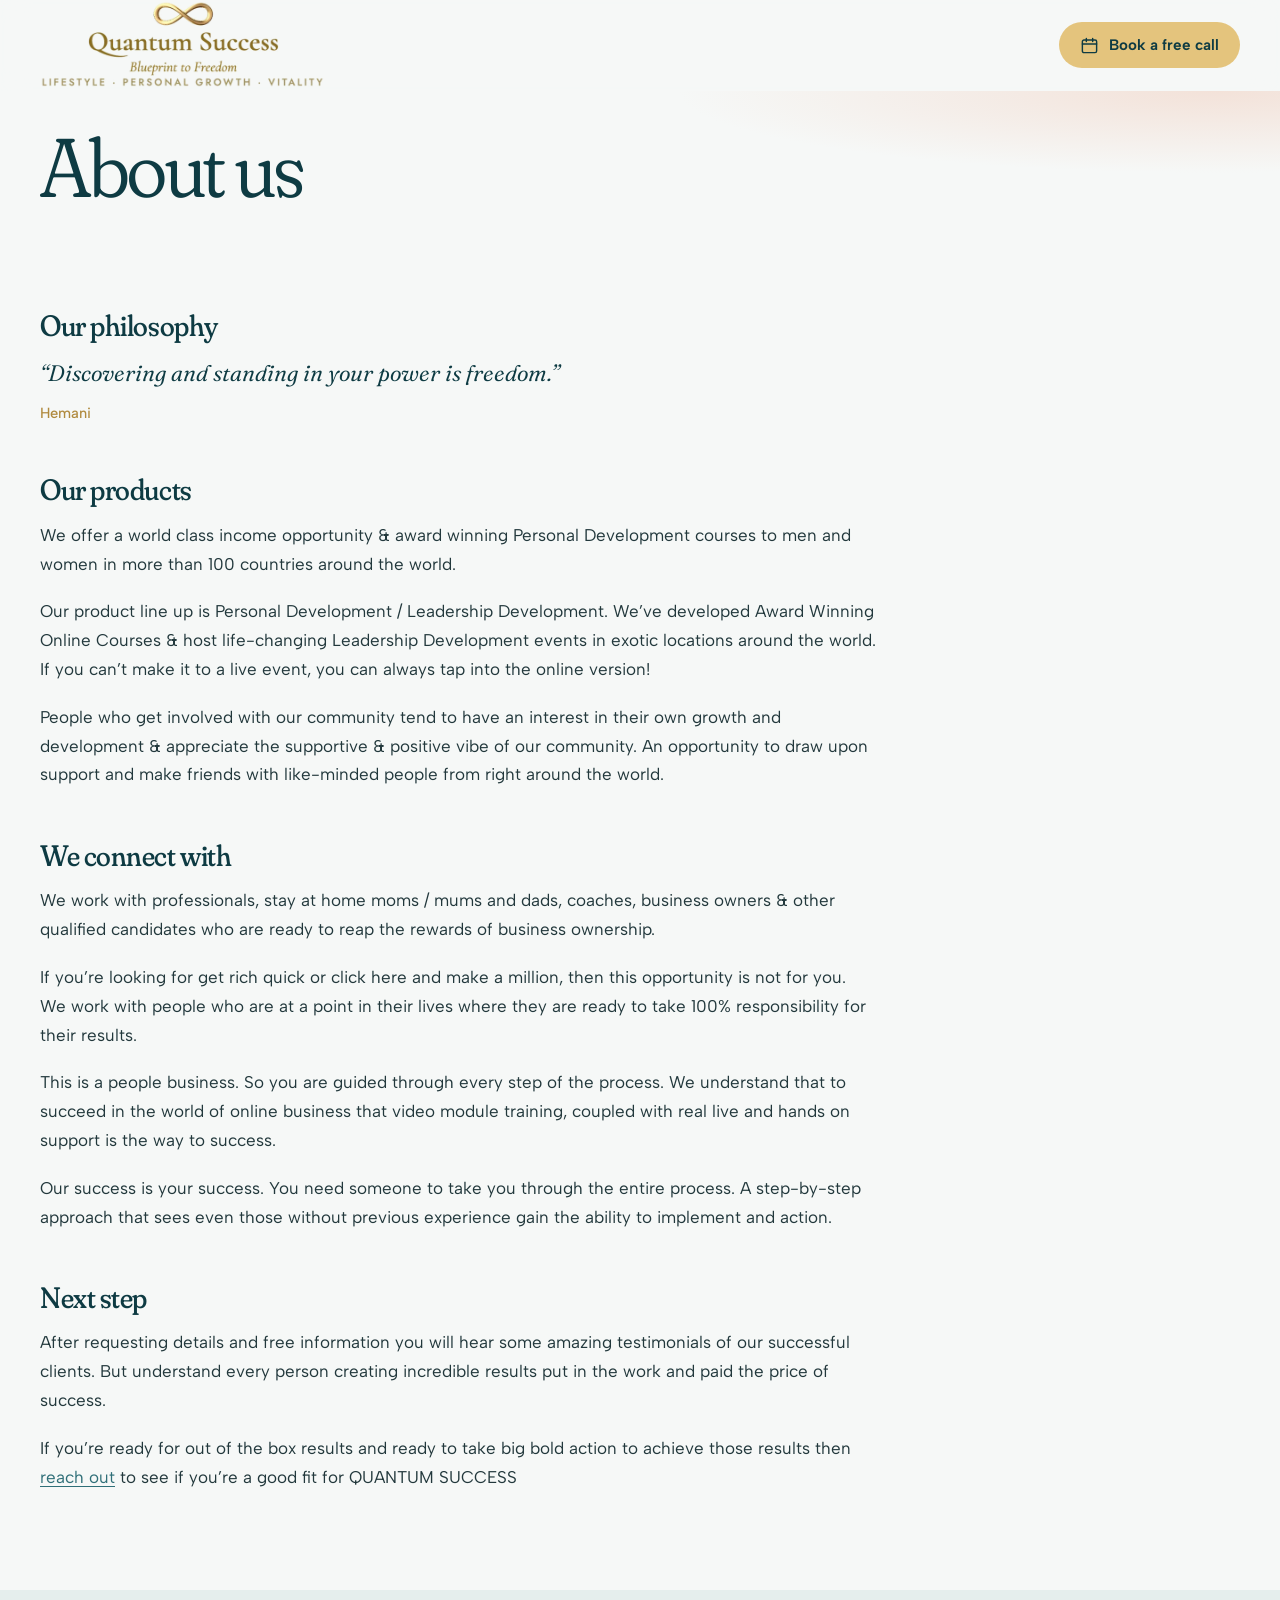
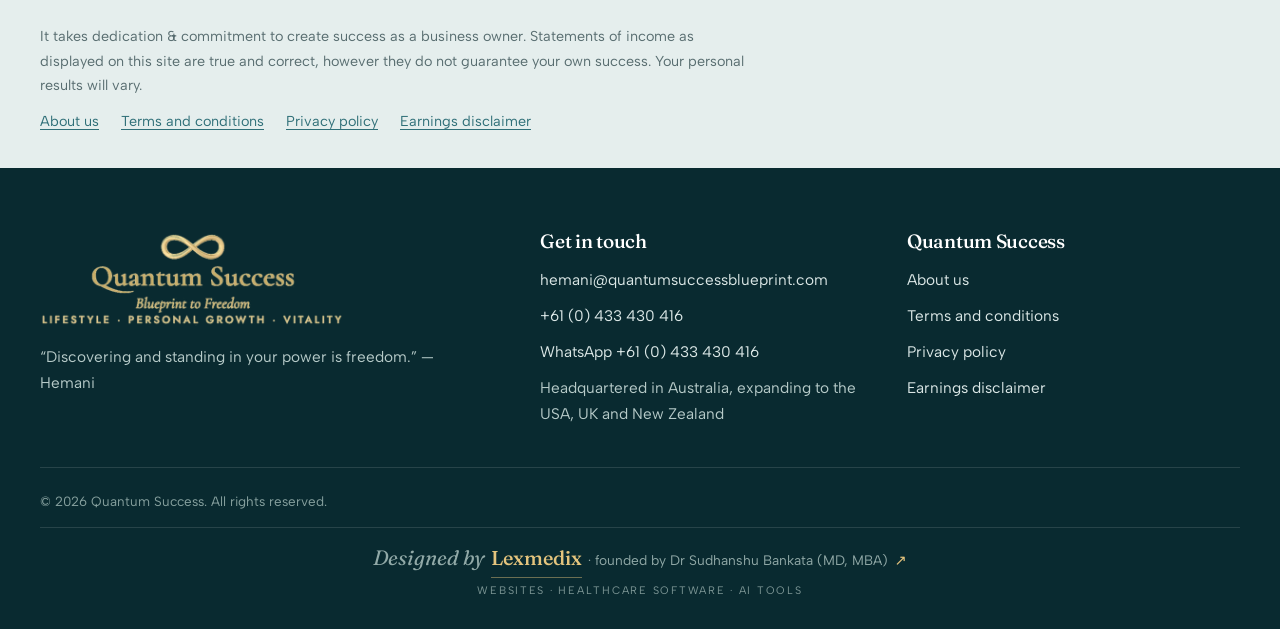
<file: opportunity/about/index.html>
<!doctype html>
<html lang="en">
<head>
  <meta charset="utf-8">
  <meta name="viewport" content="width=device-width, initial-scale=1, viewport-fit=cover">
  <title>About us | Quantum Success</title>
  <meta name="description" content="Quantum Success: our philosophy, our products, who we connect with and the next step.">
  <!-- Business-opportunity side page: same short header and bottom panel as /opportunity/ -->
  <meta name="robots" content="noindex, follow">
  <meta name="theme-color" content="#0e3b43">
  <meta property="og:type" content="website">
  <meta property="og:site_name" content="Quantum Success — Blueprint to Freedom">
  <meta property="og:title" content="About us | Quantum Success">
  <meta property="og:description" content="Quantum Success: our philosophy, our products, who we connect with and the next step.">
  <meta property="og:image" content="https://www.quantumsuccessblueprint.com/assets/img/og-image.jpg">
  <meta property="og:url" content="https://www.quantumsuccessblueprint.com/opportunity/about/">
  <meta name="twitter:card" content="summary_large_image">
  <link rel="canonical" href="https://www.quantumsuccessblueprint.com/opportunity/about/">
  <link rel="icon" type="image/png" href="../../assets/img/favicon.png">
  <link rel="apple-touch-icon" href="../../assets/img/apple-touch-icon.png">
  <link rel="preconnect" href="https://fonts.googleapis.com">
  <link rel="preconnect" href="https://fonts.gstatic.com" crossorigin>
  <link rel="stylesheet" href="https://fonts.googleapis.com/css2?family=Albert+Sans:wght@400;500;600;700&family=Fraunces:ital,opsz,wght,SOFT@0,9..144,300..600,100;1,9..144,300..500,100&display=swap">
  <link rel="stylesheet" href="../../assets/css/site.css?v=c810a26d">
</head>
<body>
<a class="skip" href="#main">Skip to content</a>
<div class="progress" aria-hidden="true"></div>
<!-- LANDING PAGE HEADER: logo + one button, no menu (keeps ad visitors on the one goal) -->
<header class="site-header lp-header">
  <div class="wrap bar">
    <a class="brand" href="../../" aria-label="Quantum Success home"><img src="../../assets/img/logo.webp" alt="Quantum Success, Blueprint to Freedom" width="414" height="131"></a>
    <a class="btn btn-deep" href="https://calendly.com/chaturvedihemani/initial-discovery-call-with-hemani" target="_blank" rel="noopener"><svg viewBox="0 0 24 24" fill="none" stroke="currentColor" stroke-width="1.8" stroke-linecap="round" stroke-linejoin="round"><rect x="3" y="5" width="18" height="16" rx="2"/><path d="M8 3v4M16 3v4M3 10h18"/></svg> Book a free call</a>
  </div>
</header>

<main id="main">
<section class="phero" style="padding-bottom:40px">
  <div class="wrap" style="display:block">
    <h1>About us</h1>
  </div>
</section>
<section class="section" style="padding-top:24px">
  <div class="wrap">
    <div class="legal">
<h2>Our philosophy</h2>
<blockquote class="pull sm">“Discovering and standing in your power is freedom.” <cite>Hemani</cite></blockquote>
<h2>Our products</h2>
<p>We offer a world class income opportunity &amp; award winning Personal Development courses to men and women in more than 100 countries around the world.</p>
<p>Our product line up is Personal Development / Leadership Development. We’ve developed Award Winning Online Courses &amp; host life-changing Leadership Development events in exotic locations around the world. If you can’t make it to a live event, you can always tap into the online version!</p>
<p>People who get involved with our community tend to have an interest in their own growth and development &amp; appreciate the supportive &amp; positive vibe of our community. An opportunity to draw upon support and make friends with like-minded people from right around the world.</p>
<h2>We connect with</h2>
<p>We work with professionals, stay at home moms / mums and dads, coaches, business owners &amp; other qualified candidates who are ready to reap the rewards of business ownership.</p>
<p>If you’re looking for get rich quick or click here and make a million, then this opportunity is not for you. We work with people who are at a point in their lives where they are ready to take 100% responsibility for their results.</p>
<p>This is a people business. So you are guided through every step of the process. We understand that to succeed in the world of online business that video module training, coupled with real live and hands on support is the way to success.</p>
<p>Our success is your success. You need someone to take you through the entire process. A step-by-step approach that sees even those without previous experience gain the ability to implement and action.</p>
<h2>Next step</h2>
<p>After requesting details and free information you will hear some amazing testimonials of our successful clients. But understand every person creating incredible results put in the work and paid the price of success.</p>
<p>If you’re ready for out of the box results and ready to take big bold action to achieve those results then <a href="../#start">reach out</a> to see if you’re a good fit for QUANTUM SUCCESS</p>
    </div>
  </div>
</section>
<!-- SECTION: DISCLAIMER + LINKS (client compliance wording, 2026-10-05 — keep word for word) -->
<section class="disclaim">
  <div class="wrap">
    <p>It takes dedication &amp; commitment to create success as a business owner. Statements of income as displayed on this site are true and correct, however they do not guarantee your own success. Your personal results will vary.</p>
    <nav aria-label="Legal"><a href="../../opportunity/about/">About us</a><a href="../../terms-and-conditions/">Terms and conditions</a><a href="../../privacy-policy/">Privacy policy</a><a href="../../earning-and-testimonial/">Earnings disclaimer</a></nav>
  </div>
</section>
</main>

<!-- LANDING PAGE FOOTER (short version) -->
<footer class="site-footer">
  <div class="wrap">
    <div class="fgrid">
      <div>
        <img class="flogo" src="../../assets/img/logo-light.webp" alt="Quantum Success, Blueprint to Freedom" width="414" height="131">
        <p style="max-width:42ch">“Discovering and standing in your power is freedom.” &mdash; Hemani</p>
      </div>
      <div>
        <h2>Get in touch</h2>
        <ul>
          <li><a href="mailto:hemani@quantumsuccessblueprint.com">hemani@quantumsuccessblueprint.com</a></li>
          <li><a href="tel:+61433430416">+61 (0) 433 430 416</a></li>
          <li><a href="https://wa.me/61433430416" rel="noopener">WhatsApp +61 (0) 433 430 416</a></li>
          <li>Headquartered in Australia, expanding to the USA, UK and New Zealand</li>
        </ul>
      </div>
      <div>
        <h2>Quantum Success</h2>
        <ul>
          <li><a href="../../opportunity/about/">About us</a></li>
          <li><a href="../../terms-and-conditions/">Terms and conditions</a></li>
          <li><a href="../../privacy-policy/">Privacy policy</a></li>
          <li><a href="../../earning-and-testimonial/">Earnings disclaimer</a></li>
        </ul>
      </div>
    </div>
    <div class="fine">
      <p>&copy; <span data-year>2026</span> Quantum Success. All rights reserved.</p>
    </div>
  <div class="made-by"><a class="mb" href="https://lexmedix.in/services/" target="_blank" rel="noopener"><span class="mb-main"><span class="mb-pre">Designed by</span> <span class="mb-name">Lexmedix</span> <span class="mb-cred"><span class="mb-dot" aria-hidden="true">&middot; </span><span class="mb-sr">, </span>founded by Dr Sudhanshu Bankata (MD, MBA)</span><span class="mb-arrow" aria-hidden="true">&#8599;</span></span><span class="mb-sr">, </span><span class="mb-sub">Websites &middot; Healthcare software &middot; AI tools</span><span class="mb-sr"> (opens in a new tab)</span></a></div>
</div>
</footer>
<script src="../../assets/js/site.js" defer></script>
</body>
</html>
</file>
<file: assets/css/site.css>
/* =====================================================================
   QUANTUM SUCCESS — Blueprint to Freedom · site.css
   Design: "Dawn at the shore" — sea-deep teal, brand gold, mist and blush,
   taken from the client's beach photography and gold infinity logo.
   Mobile-first. Colours ONLY from the :root tokens below.
   Breakpoints: 640 / 900 / 1100 (desktop menu) / 1280
   ===================================================================== */
:root{
  --deep:#0e3b43;      /* sea-deep teal — headings, dark bands, primary buttons */
  --deep-2:#092a30;    /* footer */
  --tide:#2f6f78;      /* links */
  --gold:#b08a3e;      /* brand gold (logo) — lines, small accents */
  --sun:#e4c47d;       /* soft gold — accent buttons, accents on dark */
  --sun-2:#f4e6c1;
  --mist:#f6f8f7;      /* page */
  --foam:#e5eeed;      /* alternate section */
  --blush:#f3e2d9;     /* testimonials / warm band */
  --text:#22383c;
  --muted:#586d70;
  --line:rgba(14,59,67,.14);
  --shadow:0 30px 60px -30px rgba(9,42,48,.45);
  --display:"Fraunces",Georgia,"Times New Roman",serif;
  --sans:"Albert Sans",system-ui,-apple-system,"Segoe UI",Roboto,sans-serif;
  --maxw:1200px;
}
*,*::before,*::after{box-sizing:border-box}
html{overflow-x:clip;scroll-behavior:smooth;-webkit-text-size-adjust:100%}
body{margin:0;font-family:var(--sans);font-size:1.0625rem;line-height:1.7;color:var(--text);background:var(--mist);overflow-x:hidden}
img{max-width:100%;height:auto;display:block}
a{color:var(--tide);text-decoration-thickness:1px;text-underline-offset:3px}
a:hover{color:var(--deep)}
h1,h2,h3,h4{font-family:var(--display);font-weight:400;line-height:1.08;color:var(--deep);margin:0 0 .45em;letter-spacing:-.015em;font-variation-settings:"SOFT" 100,"opsz" 96}
h1{font-size:clamp(3.2rem,12vw,6.4rem);font-weight:340;line-height:.98;letter-spacing:-.03em;font-variation-settings:"SOFT" 100,"opsz" 144}
h2{font-size:clamp(2.1rem,5.4vw,3.5rem);font-weight:360}
h3{font-size:clamp(1.45rem,3vw,1.8rem);font-weight:450}
p{margin:0 0 1.1em}
strong{font-weight:650;color:var(--deep)}
.sr-only{position:absolute;width:1px;height:1px;overflow:hidden;clip:rect(0 0 0 0);white-space:nowrap}
.wrap{width:min(100% - 32px,var(--maxw));margin-inline:auto}
:focus-visible{outline:3px solid var(--tide);outline-offset:3px;border-radius:8px}
.skip{position:absolute;left:-999px;top:8px;background:var(--deep);color:#fff;padding:10px 16px;border-radius:8px;z-index:200}
.skip:focus{left:8px}
.lede{font-size:1.18rem;line-height:1.65;color:var(--muted);max-width:56ch}
.note{font-family:var(--display);font-style:italic;font-weight:400;color:var(--gold);font-size:1.15rem;margin-bottom:.6em;display:block}

/* ---------- announcement + header ---------- */
.topbar{background:var(--deep);color:#e9f1f0;font-size:.92rem;text-align:center;padding:10px 16px;line-height:1.45}
.topbar a{color:var(--sun);font-weight:650;text-decoration:underline;text-underline-offset:3px;margin-left:6px;white-space:nowrap}
.topbar a:hover{color:#fff}
.site-header{position:sticky;top:0;z-index:100;background:rgba(246,248,247,.82);backdrop-filter:saturate(1.3) blur(14px);-webkit-backdrop-filter:saturate(1.3) blur(14px);border-bottom:1px solid transparent;transition:border-color .3s,box-shadow .3s}
.site-header.scrolled{border-color:var(--line);box-shadow:0 10px 30px -24px rgba(9,42,48,.6)}
.bar{display:flex;align-items:center;justify-content:space-between;gap:16px;min-height:90px}
.brand{min-width:0;flex:0 1 auto}
.brand img{height:70px;width:auto;max-width:100%;object-fit:contain}
.nav-toggle{background:#fff;border:1px solid var(--line);border-radius:14px;width:48px;height:48px;display:grid;place-items:center;color:var(--deep);cursor:pointer}
.nav-toggle svg{width:24px;height:24px}
.nav{position:fixed;inset:90px 0 auto 0;background:var(--mist);padding:8px 16px 26px;display:none;flex-direction:column;border-bottom:1px solid var(--line);box-shadow:var(--shadow)}
.nav.open{display:flex}
.nav a{padding:15px 6px;font-weight:550;color:var(--deep);text-decoration:none;border-bottom:1px solid var(--line);font-size:1.05rem}
.nav a[aria-current="page"]{color:var(--gold)}
.nav .btn{margin-top:16px;border:0;justify-content:center}

/* ---------- buttons ---------- */
.btn{display:inline-flex;align-items:center;justify-content:center;gap:10px;min-height:54px;padding:0 28px;border-radius:999px;font:650 1rem/1.1 var(--sans);text-decoration:none;cursor:pointer;border:1.5px solid transparent;transition:background .25s,color .25s,border-color .25s,transform .25s}
.btn:active{transform:translateY(1px)}
.btn svg{width:19px;height:19px;flex:none}
.btn-sun{background:var(--sun);color:var(--deep)}
.btn-sun:hover{background:#d9b464;color:var(--deep)}
.btn-deep{background:var(--sun);color:var(--deep)}
.btn-deep:hover{background:#d9b464;color:var(--deep)}
.btn-line{border-color:var(--deep);color:var(--deep);background:transparent}
.btn-line:hover,.btn-line:focus-visible{background:var(--sun);border-color:var(--sun);color:var(--deep)}
.btn-light{border-color:rgba(255,255,255,.6);color:#fff}
.btn-light:hover,.btn-light:focus-visible{background:var(--sun);border-color:var(--sun);color:var(--deep)}
.cta-row{display:flex;flex-wrap:wrap;gap:12px;margin-top:30px}
@media (max-width:639px){.hero .cta-row .btn,.phero .cta-row .btn,.formcard .cta-row .btn{width:100%}}

/* ---------- HERO (the one bold moment: the arched window + drawn infinity) ---------- */
.hero{position:relative;padding:32px 0 56px;background:
  radial-gradient(60% 55% at 92% 8%,var(--blush) 0,transparent 70%),
  radial-gradient(50% 50% at 0% 100%,var(--foam) 0,transparent 70%),var(--mist);overflow:hidden}
.hero .wrap{display:grid;gap:56px;align-items:center}
.hero .with{display:flex;align-items:center;gap:12px;color:var(--muted);font-size:.98rem;margin-bottom:26px}
.hero .with img{width:40px;height:40px;border-radius:50%;object-fit:cover;object-position:top;border:2px solid #fff;box-shadow:0 4px 12px -4px rgba(9,42,48,.4)}
.hero h1{max-width:9.5ch;margin-bottom:28px}
.hero .lede{margin-bottom:0}
.trust{display:flex;align-items:center;gap:14px;margin-top:34px;color:var(--muted);font-size:.95rem;text-decoration:none}
.trust:hover{color:var(--deep)}
.faces{display:flex;flex:none}
.faces img{width:42px;height:42px;border-radius:50%;object-fit:cover;border:3px solid var(--mist);margin-left:-12px;background:#fff}
.faces img:first-child{margin-left:0}
.stars{color:var(--gold);letter-spacing:2px;font-size:.95rem;display:block;line-height:1.2}

.window{position:relative;max-width:520px;width:100%;margin-inline:auto;padding-top:46px}
.arch{position:relative;aspect-ratio:4/5;border-radius:999px 999px 30px 30px;overflow:hidden;box-shadow:var(--shadow);background:var(--foam)}
.arch img{width:100%;height:100%;object-fit:cover;object-position:52% 60%;transform-origin:58% 82%;animation:breathe 26s ease-in-out infinite alternate}
.arch::after{content:"";position:absolute;inset:0;border-radius:inherit;box-shadow:inset 0 0 0 1px rgba(255,255,255,.35)}
@keyframes breathe{from{transform:scale(1.18)}to{transform:scale(1.3)}}
.loop{position:absolute;left:50%;top:-22px;width:82%;transform:translateX(-50%);color:var(--gold);pointer-events:none;overflow:visible;z-index:3;filter:drop-shadow(0 1px 0 rgba(255,255,255,.7))}
.loop path{fill:none;stroke:currentColor;stroke-width:.6;stroke-linecap:round;stroke-dasharray:1;stroke-dashoffset:1;animation:draw 3.2s .3s cubic-bezier(.65,0,.35,1) forwards}
@keyframes draw{to{stroke-dashoffset:0}}
.badge{position:absolute;z-index:4;left:-6px;bottom:34px;display:flex;align-items:center;gap:14px;background:#fff;border-radius:999px;padding:8px 22px 8px 8px;box-shadow:0 20px 40px -18px rgba(9,42,48,.5);max-width:92%}
.badge img{width:62px;height:62px;border-radius:50%;object-fit:cover;object-position:top}
.badge b{display:block;font-family:var(--display);font-weight:500;font-size:1.12rem;color:var(--deep);line-height:1.15}
.badge small{display:block;color:var(--muted);font-size:.84rem;line-height:1.35}
.gift{position:absolute;z-index:4;right:-4px;top:30%;background:var(--deep);color:#fff;border-radius:22px;padding:16px 18px;max-width:200px;box-shadow:var(--shadow);text-decoration:none;font-size:.9rem;line-height:1.35;display:none}
.gift b{display:block;font-family:var(--display);font-weight:450;font-size:1.25rem;color:var(--sun);margin-bottom:4px;line-height:1.1}
.gift:hover{color:#fff;background:var(--tide)}

/* ---------- sections ---------- */
.section{padding:56px 0}
.section.foam{background:var(--foam)}
.section.blush{background:var(--blush)}
.section.deep{background:var(--deep);color:#d6e4e3}
.section.deep h2,.section.deep h3{color:#fff}
.section.deep strong{color:#fff}
.head{max-width:740px;margin:0 0 32px}
.head.center{margin-inline:auto;text-align:center}
.head p{color:var(--muted);font-size:1.12rem}
.section.deep .head p{color:#bcd1cf}
.loop-mark{display:block;width:66px;color:var(--gold);margin-bottom:18px}
.center .loop-mark{margin-inline:auto}

/* pillars — photo cards */
.pillars{display:grid;gap:18px}
.pillar{position:relative;min-height:440px;border-radius:28px;overflow:hidden;color:#fff;display:flex;align-items:flex-end;isolation:isolate}
.pillar .bg{position:absolute;inset:0;z-index:-2;background-size:cover;background-position:center;transition:transform 1.4s cubic-bezier(.2,.7,.2,1)}
.pillar:hover .bg{transform:scale(1.05)}
.pillar::before{content:"";position:absolute;inset:0;z-index:-1;background:linear-gradient(to top,rgba(9,42,48,.95) 10%,rgba(9,42,48,.55) 55%,rgba(9,42,48,.05))}
.pillar .in{padding:30px}
.pillar h3{color:#fff;font-size:2.1rem;font-weight:400;margin-bottom:.15em}
.pillar h4{font:italic 400 1.15rem/1.35 var(--display);color:var(--sun);margin-bottom:.7em}
.pillar p{font-size:.98rem;color:rgba(255,255,255,.88);margin:0}

/* includes (foundation) */
.includes{display:grid;gap:0;border-top:1px solid rgba(255,255,255,.2)}
.includes div{display:grid;grid-template-columns:5.2rem 1fr;gap:18px;align-items:baseline;padding:20px 0;border-bottom:1px solid rgba(255,255,255,.2)}
.includes b{font:300 2.8rem/1 var(--display);color:var(--sun);font-variation-settings:"SOFT" 100,"opsz" 144}
.includes span{color:#e3eded;font-size:1.05rem}

/* split */
.split{display:grid;gap:48px;align-items:center}
.framed{position:relative;max-width:460px;margin-inline:auto;width:100%}
.framed img{width:100%;aspect-ratio:4/5;object-fit:cover;object-position:center top;border-radius:999px 999px 28px 28px;box-shadow:var(--shadow)}
.framed::before{content:"";position:absolute;inset:-14px -14px auto 14px;aspect-ratio:4/5;border:1.5px solid var(--gold);border-radius:999px 999px 34px 34px;z-index:-1}
.framed figcaption{margin-top:18px;text-align:center;font-family:var(--display);font-size:1.2rem;color:var(--deep)}
.framed figcaption small{display:block;font-family:var(--sans);font-size:.9rem;color:var(--muted)}
.pull{font:italic 360 clamp(1.6rem,3.6vw,2.3rem)/1.25 var(--display);color:var(--deep);margin:0 0 28px;max-width:30ch}
.pull cite{display:block;font:500 .98rem/1.4 var(--sans);font-style:normal;color:var(--gold);margin-top:14px}

/* testimonials */
.tgrid{display:grid;gap:20px}
.tcard{background:#fff;border-radius:28px;padding:32px 28px;display:flex;flex-direction:column}
.tcard .hl{font:italic 380 1.45rem/1.35 var(--display);color:var(--deep);margin:14px 0 18px;flex:1}
.tcard details{margin-bottom:22px;color:var(--muted);font-size:.97rem}
.tcard summary{cursor:pointer;color:var(--tide);font-weight:600;list-style:none;display:inline-flex;align-items:center;gap:6px}
.tcard summary::-webkit-details-marker{display:none}
.tcard summary::after{content:"+";font-size:1.2rem;line-height:1}
.tcard details[open] summary::after{content:"–"}
.tcard details p{margin:12px 0 0}
.who{display:flex;align-items:center;gap:14px;border-top:1px solid var(--line);padding-top:18px}
.who img{width:56px;height:56px;border-radius:50%;object-fit:cover}
.who .ini{flex:none;width:56px;height:56px;border-radius:50%;display:grid;place-items:center;background:var(--foam);color:var(--deep);font:400 1.6rem/1 var(--display)}
.who b{display:block;font-family:var(--display);font-weight:500;font-size:1.2rem;color:var(--deep);line-height:1.15}
.who small{color:var(--muted);font-size:.9rem}

/* features / steps / help */
.feat{display:grid;gap:18px}
.fcard{background:#fff;border-radius:24px;padding:30px;border:1px solid var(--line)}
.fcard .ic{width:52px;height:52px;border-radius:50%;background:var(--foam);color:var(--deep);display:grid;place-items:center;margin-bottom:18px}
.fcard .ic svg{width:24px;height:24px}
.fcard p{color:var(--muted);margin:0 0 14px}
.fcard .tick{font-family:var(--display);font-style:italic;color:var(--gold);font-size:1.12rem}
.steps{display:grid;gap:0;counter-reset:s;border-top:1px solid rgba(255,255,255,.2)}
.step{display:grid;grid-template-columns:4.2rem 1fr;gap:16px;padding:26px 0;border-bottom:1px solid rgba(255,255,255,.2)}
.step::before{counter-increment:s;content:counter(s);font:300 3rem/1 var(--display);color:var(--sun)}
.step h3{font-size:1.5rem;margin-bottom:.3em}
.step p{margin:0;color:#c5d7d6}
.help{list-style:none;padding:0;margin:0;display:grid;gap:0;border-top:1px solid var(--line)}
.help li{display:flex;gap:18px;align-items:flex-start;padding:18px 0;border-bottom:1px solid var(--line);font-size:1.08rem;color:var(--deep)}
.help li svg{flex:none;width:30px;height:16px;color:var(--gold);margin-top:7px}
.photos{display:grid;grid-template-columns:repeat(2,1fr);gap:12px}
.photos img{border-radius:22px;aspect-ratio:1;object-fit:cover;width:100%}
.photos img:nth-child(1){border-radius:999px 999px 22px 22px}

/* levels */
.tabs{display:inline-flex;gap:4px;padding:5px;background:#fff;border-radius:999px;border:1px solid var(--line);margin-bottom:28px;max-width:100%;overflow-x:auto}
.tab{border:0;background:none;color:var(--deep);padding:12px 20px;border-radius:999px;font:600 .96rem/1 var(--sans);cursor:pointer;white-space:nowrap;transition:background .25s,color .25s}
.tab[aria-selected="true"]{background:var(--deep);color:#fff}
@media (max-width:639px){.tabs{display:grid;grid-template-columns:repeat(3,1fr);width:100%}.tab{padding:12px 6px}}
.panel{display:none;background:#fff;border-radius:30px;overflow:hidden}
.panel.show{display:grid;animation:rise .45s both}
.panel .pic{min-height:260px;background-size:cover;background-position:center}
.panel .txt{padding:34px 28px}
.checks{list-style:none;padding:0;margin:22px 0 28px;display:grid;gap:12px}
.checks li{position:relative;padding-left:34px;color:var(--deep);font-weight:550}
.checks li::before{content:"";position:absolute;left:0;top:4px;width:22px;height:22px;border-radius:50%;background:var(--sun) url("data:image/svg+xml,%3Csvg xmlns='http://www.w3.org/2000/svg' viewBox='0 0 24 24' fill='none' stroke='%230e3b43' stroke-width='3' stroke-linecap='round' stroke-linejoin='round'%3E%3Cpath d='M6 12.5l4 4 8-9'/%3E%3C/svg%3E") center/13px no-repeat}
@keyframes rise{from{opacity:0;transform:translateY(10px)}to{opacity:1;transform:none}}

/* quote band */
.band{position:relative;color:#fff;padding:80px 0;isolation:isolate;background-size:cover;background-position:center}
.band::before{content:"";position:absolute;inset:0;background:linear-gradient(100deg,rgba(9,42,48,.9) 0%,rgba(9,42,48,.6) 60%,rgba(9,42,48,.35));z-index:-1}
.band blockquote{margin:0;max-width:24ch;font:italic 340 clamp(1.8rem,4.6vw,3rem)/1.22 var(--display);color:#fff}
.band cite{display:block;margin-top:20px;font:500 1rem var(--sans);font-style:normal;color:var(--sun)}

/* forms */
.formcard{background:#fff;color:var(--text);border-radius:30px;padding:32px 26px;box-shadow:var(--shadow)}
.formcard h3{font-size:2rem;color:var(--deep)}
.privacy{font-size:.9rem;color:var(--muted)}
.field{display:grid;gap:6px;margin-bottom:16px}
.field label{font-weight:600;font-size:.92rem;color:var(--deep)}
.field input,.field select{width:100%;min-height:52px;padding:12px 16px;border:1.5px solid #d3dfde;border-radius:14px;background:var(--mist);font:inherit;color:var(--deep)}
.field input:focus,.field select:focus{outline:none;border-color:var(--tide);background:#fff;box-shadow:0 0 0 4px rgba(47,111,120,.15)}
.row2{display:grid;gap:0 16px}
.check{display:flex;gap:12px;align-items:flex-start;font-size:.9rem;color:var(--muted);margin:4px 0 22px}
.check input{width:22px;height:22px;margin-top:2px;accent-color:var(--deep);flex:none}
.form-note{margin:14px 0 0;font-size:.95rem;color:var(--tide);min-height:1.2em;font-weight:600}
.formcard .cta-row{margin-top:0}

/* contact */
.ccards{display:grid;gap:0;border-top:1px solid var(--line);margin-top:28px}
.ccard{display:flex;gap:16px;align-items:center;padding:18px 0;border-bottom:1px solid var(--line);text-decoration:none;color:var(--deep)}
a.ccard:hover b{color:var(--tide)}
.ccard .ic{flex:none;width:50px;height:50px;border-radius:50%;background:#fff;color:var(--deep);display:grid;place-items:center;border:1px solid var(--line)}
.ccard .ic svg{width:22px;height:22px}
.ccard small{display:block;font-size:.88rem;color:var(--muted)}
.ccard b{font-weight:600;overflow-wrap:anywhere;font-size:1.05rem}

/* inner page hero */
.phero{padding:36px 0 48px;background:radial-gradient(60% 60% at 95% 0%,var(--blush) 0,transparent 70%),var(--mist)}
.phero .wrap{display:grid;gap:40px;align-items:center}
.phero h1{font-size:clamp(2.8rem,8vw,5.2rem);max-width:12ch}
.phero .arch{aspect-ratio:5/4;border-radius:999px 999px 28px 28px;max-width:520px;margin-inline:auto;width:100%}
.phero .arch img{animation:none}

/* closing + footer */
.closing{background:var(--deep);color:#d6e4e3;text-align:center;padding:64px 0;position:relative;overflow:hidden}
.closing h2{color:#fff;max-width:20ch;margin-inline:auto}
.closing p{max-width:56ch;margin:0 auto 6px;color:#bcd1cf}
.closing .cta-row{justify-content:center}
.closing .loop-mark{margin-inline:auto;color:var(--sun)}
.site-footer{background:var(--deep-2);color:#b6cac8;padding:64px 0 28px;font-size:.96rem}
.fgrid{display:grid;grid-template-columns:minmax(0,1fr);gap:34px;margin-bottom:40px}
.flogo{height:96px;max-width:100%;width:auto;margin-bottom:16px}
.site-footer h2,.site-footer h4{font:500 1.2rem/1 var(--display);color:#fff;margin-bottom:16px}
.site-footer a{color:#dbe7e6;text-decoration:none}
.site-footer a:hover{color:var(--sun)}
.site-footer ul{list-style:none;margin:0;padding:0;display:grid;gap:10px}
.fine{border-top:1px solid rgba(255,255,255,.12);padding-top:22px;font-size:.84rem;line-height:1.7;color:#86a09e}
.fine p{margin:0 0 .7em}

/* floating helpers */
.to-top{position:fixed;right:16px;bottom:16px;width:48px;height:48px;border-radius:50%;border:0;background:var(--deep);color:var(--sun);display:grid;place-items:center;cursor:pointer;opacity:0;transform:translateY(16px);pointer-events:none;transition:opacity .3s,transform .3s;z-index:90}
.to-top.show{opacity:1;transform:none;pointer-events:auto}
.to-top svg{width:22px;height:22px}
.wa{position:fixed;left:16px;bottom:16px;z-index:90;opacity:0;transform:translateY(16px);pointer-events:none;transition:opacity .3s,transform .3s;display:flex;align-items:center;gap:10px;background:#1f8f55;color:#fff;border-radius:99px;padding:0 14px;height:52px;font-weight:650;font-size:.94rem;text-decoration:none;box-shadow:0 14px 28px -12px rgba(9,42,48,.6)}
.wa.show{opacity:1;transform:none;pointer-events:auto}
.wa:hover{color:#fff;background:#17784a}
.wa svg{width:26px;height:26px}
.wa span{display:none}

/* ---------- landing page (/opportunity/ — Google Ads; no menu, one goal: book a call) ---------- */
.lp-header .bar{min-height:72px}
.lp-header .btn{display:none;min-height:46px;padding:0 20px;font-size:.95rem}
.lp-sub{font:italic 380 clamp(1.5rem,4.2vw,2.1rem)/1.2 var(--display);color:var(--gold);margin:-8px 0 22px}
.hero.lp h1{max-width:10.5ch;margin-bottom:14px}
.hero.lp .cta-row{margin-top:24px}
.hero.lp .honest{margin-top:28px}
.hero.lp .arch img{object-position:50% 40%}
.hero.lp .badge small{max-width:22ch}
.vgrid{display:grid;gap:44px;align-items:center}
.vbox{position:relative;width:100%;max-width:400px;margin-inline:auto;aspect-ratio:1080/1458;border-radius:30px;overflow:hidden;box-shadow:var(--shadow);background:var(--deep)}
.vbox img,.vbox iframe{position:absolute;inset:0;width:100%;height:100%;object-fit:cover;border:0}
.vplay{position:absolute;inset:0;display:grid;place-items:end center;border:0;padding:0 0 60px;cursor:pointer;color:#fff;background:linear-gradient(to top,rgba(9,42,48,.75) 0,rgba(9,42,48,.1) 45%,rgba(9,42,48,.15))}
.vplay .ring{width:74px;height:74px;border-radius:50%;background:var(--sun);color:var(--deep);display:grid;place-items:center;box-shadow:0 0 0 10px rgba(228,196,125,.28);transition:transform .25s}
.vplay:hover .ring{transform:scale(1.06)}
.vplay .ring svg{width:30px;height:30px;margin-left:5px}
.vplay small{position:absolute;left:0;right:0;bottom:20px;text-align:center;font:600 .98rem/1.3 var(--sans)}
.honest{list-style:none;padding:0;margin:26px 0 0;display:grid;gap:12px}
.honest li{display:flex;gap:12px;align-items:flex-start;color:var(--deep);font-weight:550}
.honest li svg{flex:none;width:22px;height:22px;margin-top:3px;color:var(--gold)}
.lp-bar{position:fixed;left:0;right:0;bottom:0;z-index:95;display:flex;gap:10px;align-items:center;padding:10px 16px calc(10px + env(safe-area-inset-bottom));background:rgba(246,248,247,.95);-webkit-backdrop-filter:blur(12px);backdrop-filter:blur(12px);border-top:1px solid var(--line);transform:translateY(110%);transition:transform .3s}
.lp-bar.show{transform:none}
.lp-bar .btn{flex:1;min-height:50px;padding:0 16px}
.lp-bar .wa-mini{flex:none;width:50px;height:50px;border-radius:50%;background:#1f8f55;color:#fff;display:grid;place-items:center}
.lp-bar .wa-mini svg{width:26px;height:26px}
.lp-page{padding-bottom:76px}
.disclaim{background:var(--foam);padding:34px 0;font-size:.9rem;color:var(--muted)}
.disclaim p{max-width:80ch;margin:0 0 .8em}
.disclaim nav{display:flex;flex-wrap:wrap;gap:6px 22px}
.pull.sm{font-size:clamp(1.2rem,2.4vw,1.4rem);line-height:1.45;max-width:46ch;margin-bottom:22px}
.pull.sm cite{font-size:.92rem}
.sign{font:italic 400 1.35rem/1.3 var(--display);color:var(--gold)}

.h-link{color:inherit;text-decoration:none;border-bottom:1.5px solid var(--sun)}
.h-link:hover{color:var(--tide)}

/* legal pages */
.legal{max-width:76ch}
.legal h2{font-size:clamp(1.45rem,3vw,1.85rem);font-weight:450;margin:1.7em 0 .5em}
.legal h2:first-child{margin-top:0}
.legal ul{padding-left:1.25em;margin:0 0 1.1em}
.legal li{margin-bottom:.4em}
.legal .upper{font-weight:600;color:var(--deep)}
.legal a{overflow-wrap:anywhere}
.legal-links{display:flex;flex-wrap:wrap;gap:10px;margin-top:26px}

@media (min-width:640px){
  .lp-header .btn{display:inline-flex}
  .tgrid{grid-template-columns:repeat(2,1fr)}
  .feat{grid-template-columns:repeat(2,1fr)}
  .row2{grid-template-columns:1fr 1fr}
  .wa{padding:0 20px 0 14px}.wa span{display:inline}
  .gift{display:block}
  .help{grid-template-columns:1fr 1fr;column-gap:40px}
}
@media (min-width:900px){
  .section{padding:80px 0}
  .hero{padding:48px 0 80px}
  .hero .wrap{grid-template-columns:1.08fr .92fr;gap:64px}
  .phero .wrap{grid-template-columns:1.1fr .9fr}
  .pillars{grid-template-columns:repeat(3,1fr)}
  .pillars .pillar:nth-child(2){transform:translateY(40px)}
  .split{grid-template-columns:.9fr 1.1fr;gap:88px}
  .split.rev{grid-template-columns:1.1fr .9fr}
  .split.rev>:first-child{order:2}
  .feat{grid-template-columns:repeat(3,1fr)}
  .feat.two{grid-template-columns:repeat(2,1fr)}
  .steps{grid-template-columns:repeat(2,1fr);column-gap:56px}
  .panel.show{grid-template-columns:.85fr 1.15fr}
  .panel .pic{min-height:100%}
  .panel .txt{padding:48px 46px}
  .fgrid{grid-template-columns:1.4fr 1fr 1fr}
  .vgrid{grid-template-columns:.85fr 1.15fr;gap:80px}
  .steps.three{grid-template-columns:repeat(3,1fr);column-gap:44px}
  .lp-bar{display:none}
  .lp-page{padding-bottom:0}
}
@media (min-width:1100px){
  .nav-toggle{display:none}
  .nav{position:static;display:flex!important;flex-direction:row;align-items:center;gap:4px;padding:0;background:none;border:0;box-shadow:none}
  .nav a{border:0;padding:10px 16px;border-radius:99px;font-size:1rem}
  .nav a:hover{color:var(--gold)}
  .nav .btn{margin:0 0 0 14px;color:var(--deep);padding:0 24px;min-height:50px}
  .nav .btn:hover{color:var(--deep)}
  .brand img{height:90px}
  .bar{min-height:108px}
}
@media (min-width:1280px){
  .badge{left:-40px}
  .gift{right:-36px}
}
/* ---------- videos (reels play in place; posts open in a pop-up) ---------- */
.vlist{display:grid;gap:22px}
.vcard{background:#fff;border-radius:28px;overflow:hidden;border:1px solid var(--line);display:flex;flex-direction:column}
.vbox.tall{aspect-ratio:9/16;max-width:none;border-radius:0;box-shadow:none}
.vcard .vbody{padding:22px 24px 26px;display:flex;flex-direction:column;flex:1}
.vcard h3{font-size:1.45rem;margin-bottom:.35em}
.vcard .vbody p{color:var(--muted);font-size:.98rem;margin:0 0 14px}
.vcard .src{margin-top:auto;display:flex;flex-wrap:wrap;gap:6px 18px;font-size:.95rem;font-weight:600}
.vcard .src a{text-decoration:none;border-bottom:1.5px solid var(--sun)}
.vnote{font-size:.92rem;color:var(--muted);max-width:68ch;margin:30px 0 0}
.chips{display:inline-flex;gap:4px;padding:5px;background:#fff;border-radius:999px;border:1px solid var(--line);margin-bottom:30px;max-width:100%;overflow-x:auto}
.chip{border:0;background:none;color:var(--deep);padding:12px 20px;border-radius:999px;font:600 .96rem/1 var(--sans);cursor:pointer;white-space:nowrap;transition:background .25s,color .25s}
.chip[aria-pressed="true"]{background:var(--deep);color:#fff}
.pgrid{display:grid;gap:18px;grid-template-columns:repeat(2,1fr)}
.pcard{background:#fff;border-radius:22px;overflow:hidden;border:1px solid var(--line);display:flex;flex-direction:column}
.pcard[hidden]{display:none}
@media (min-width:1100px){.pgrid.five{grid-template-columns:repeat(5,1fr)}}
.pthumb{position:relative;display:block;width:100%;aspect-ratio:1;padding:0;border:0;cursor:pointer;background:var(--foam);overflow:hidden}
.pthumb img{width:100%;height:100%;object-fit:cover;transition:transform .8s cubic-bezier(.2,.7,.2,1)}
.pthumb:hover img{transform:scale(1.04)}
.pthumb.type{display:grid;place-items:center;align-content:center;gap:10px;color:var(--deep);background:radial-gradient(70% 70% at 80% 0%,var(--blush) 0,transparent 70%),var(--foam);font:500 1.05rem/1.2 var(--display)}
.pthumb.type svg{width:64px;color:var(--gold)}
.plat{position:absolute;left:10px;top:10px;background:rgba(255,255,255,.94);color:var(--deep);border-radius:999px;padding:5px 12px;font:600 .8rem/1.2 var(--sans)}
.pbody{padding:14px 16px 18px;display:flex;flex-direction:column;flex:1}
.pbody h3{font-size:1.08rem;font-weight:480;line-height:1.25;margin-bottom:.6em}
.pbody a{margin-top:auto;font-size:.9rem;font-weight:600;text-decoration:none;border-bottom:1.5px solid var(--sun);align-self:flex-start}
.edlg{border:0;border-radius:24px;padding:0;width:min(580px,100% - 24px);max-height:94vh;overflow:hidden;background:#fff;color:var(--text)}
.edlg::backdrop{background:rgba(9,42,48,.72)}
.edlg .eh{display:flex;align-items:center;justify-content:space-between;gap:12px;padding:10px 10px 10px 20px;border-bottom:1px solid var(--line)}
.edlg .eh b{font:500 1.05rem/1.25 var(--display);color:var(--deep)}
.edlg .eh button{flex:none;width:44px;height:44px;border-radius:50%;border:1px solid var(--line);background:var(--mist);color:var(--deep);cursor:pointer;display:grid;place-items:center}
.edlg .eh svg{width:20px;height:20px}
.edlg iframe{display:block;width:100%;height:min(76vh,820px);border:0;background:#fff url("data:image/svg+xml,%3Csvg xmlns='http://www.w3.org/2000/svg' width='240' height='40'%3E%3Ctext x='120' y='26' text-anchor='middle' font-family='sans-serif' font-size='16' fill='%23586d70'%3ELoading the post…%3C/text%3E%3C/svg%3E") center 90px no-repeat}
.edlg .ef{margin:0;padding:10px 20px 14px;font-size:.9rem;border-top:1px solid var(--line)}
.wstrip{display:grid;gap:14px;grid-template-columns:repeat(2,1fr)}
.wtile{position:relative;display:block;aspect-ratio:3/4;border-radius:24px;overflow:hidden;color:#fff;text-decoration:none;isolation:isolate}
.wtile img{position:absolute;inset:0;width:100%;height:100%;object-fit:cover;z-index:-2;transition:transform 1.2s cubic-bezier(.2,.7,.2,1)}
.wtile:hover img{transform:scale(1.05)}
.wtile::before{content:"";position:absolute;inset:0;z-index:-1;background:linear-gradient(to top,rgba(9,42,48,.88) 5%,rgba(9,42,48,.1) 55%)}
.wtile b{position:absolute;left:16px;right:16px;bottom:14px;font:450 1.12rem/1.2 var(--display)}
.wtile .ring{position:absolute;right:14px;top:14px;width:46px;height:46px;border-radius:50%;background:var(--sun);color:var(--deep);display:grid;place-items:center}
.wtile .ring svg{width:20px;height:20px;margin-left:3px}
.wtile:hover{color:#fff}
@media (min-width:640px){.vlist{grid-template-columns:repeat(2,1fr)}.pgrid{grid-template-columns:repeat(3,1fr)}}
@media (min-width:900px){.vlist.four{grid-template-columns:repeat(4,1fr);gap:20px}.vlist.two{grid-template-columns:repeat(2,minmax(0,400px));justify-content:center;gap:40px}.wstrip{grid-template-columns:repeat(4,1fr)}.pgrid{grid-template-columns:repeat(4,1fr)}}

@media (prefers-reduced-motion:reduce){
  *,*::before,*::after{animation:none!important;transition:none!important;scroll-behavior:auto!important}
  .loop path{stroke-dashoffset:0}
}
/* narrow-screen safety: one-column grids must shrink to the screen, not widen to the longest item (see Bankata AI CLAUDE.md rule 12) */
.fgrid>*{min-width:0;overflow-wrap:anywhere}

/* ---------- Designer credit ("Designed by", footer) ---------- */
.made-by { margin-top: 14px; padding-top: 12px; border-top: 1px solid var(--mb-line); display: flex; justify-content: center; text-align: center; min-width: 0; }
.made-by .mb { display: inline-flex; flex-direction: column; align-items: center; gap: 4px; min-height: 44px; justify-content: center; max-width: 100%; color: var(--mb-text); text-decoration: none; overflow-wrap: anywhere; position: relative; }
.made-by .mb:hover { text-decoration: none; color: var(--mb-text); }
.made-by .mb-main { display: inline-flex; flex-wrap: wrap; align-items: baseline; justify-content: center; gap: 0 .4em; min-width: 0; }
.made-by .mb-pre { font-family: var(--mb-pre-font); font-style: var(--mb-pre-style, normal); font-size: var(--mb-pre-size, 1.1rem); color: var(--mb-muted); letter-spacing: var(--mb-pre-ls, 0); text-transform: var(--mb-pre-tt, none); }
.made-by .mb-name { font-family: var(--mb-name-font); font-weight: var(--mb-name-weight, 600); font-size: var(--mb-name-size, 1.05rem); letter-spacing: var(--mb-name-ls, 0); text-transform: var(--mb-name-tt, none); color: var(--mb-name-color, var(--mb-text)); padding-bottom: 2px; border-bottom: 1px solid var(--mb-rest); background: linear-gradient(var(--mb-accent), var(--mb-accent)) 0 100% / 0 2px no-repeat; transition: background-size .35s ease; }
.made-by .mb-cred { font-family: var(--mb-cred-font, var(--mb-name-font)); font-size: .86rem; color: var(--mb-muted); }
.made-by .mb-arrow { font-family: system-ui, "Segoe UI Symbol", sans-serif; color: var(--mb-accent); display: inline-block; transition: transform .25s ease; font-size: .95em; }
.made-by .mb-sub { font-family: var(--mb-sub-font); font-size: .68rem; letter-spacing: .16em; text-transform: uppercase; color: var(--mb-muted); opacity: .85; }
.made-by .mb-sr { position: absolute; width: 1px; height: 1px; margin: -1px; padding: 0; overflow: hidden; clip: rect(0 0 0 0); white-space: nowrap; border: 0; }
.made-by .mb:hover .mb-name, .made-by .mb:focus-visible .mb-name { background-size: 100% 2px; }
.made-by .mb:hover .mb-arrow, .made-by .mb:focus-visible .mb-arrow { transform: translate(3px, -3px); }
.made-by .mb:focus-visible { outline: 2px solid var(--mb-accent); outline-offset: 4px; border-radius: 4px; }
@media (prefers-reduced-motion: reduce) { .made-by .mb-name, .made-by .mb-arrow { transition: none; } }
@media (max-width: 480px) { .made-by .mb-dot { display: none; } }
.made-by { --mb-line: rgba(255,255,255,.12); --mb-text: #dbe7e6; --mb-muted: #91a9a7; --mb-accent: var(--sun); --mb-rest: rgba(228,196,125,.45); --mb-pre-font: var(--display); --mb-pre-style: italic; --mb-pre-size: 1.3rem; --mb-name-font: var(--display); --mb-name-weight: 500; --mb-name-size: 1.25rem; --mb-name-color: var(--sun); --mb-sub-font: var(--sans); --mb-cred-font: var(--sans); }

/* Client round 2 (2026-10-24) */
.hero h1.qh{max-width:none;letter-spacing:-.02em;font-size:clamp(1.7rem,3.6vw,2.7rem);line-height:1.15}
.hero h1.qh .qby{display:block;margin-top:10px;font:italic 400 1.1rem/1.3 var(--display);color:var(--gold)}
.sign-r{text-align:right;max-width:20ch;margin:-6px auto 20px}
.closing .sign-r{color:var(--sun)}
.lgrid{display:grid;grid-template-columns:minmax(0,1fr);gap:16px;margin-bottom:8px}
.lcard{display:flex;flex-direction:column;justify-content:space-between;gap:18px;min-width:0;background:#fff;border-radius:24px;padding:24px;box-shadow:var(--shadow);text-decoration:none;color:var(--deep);overflow-wrap:anywhere}
.lcard b{font:450 1.2rem/1.3 var(--display)}
.lcard .go{font-weight:650;color:var(--tide);font-size:.95rem}
.lcard:hover .go{text-decoration:underline}
@media (min-width:640px){.lgrid{grid-template-columns:repeat(2,minmax(0,1fr))}}
@media (min-width:900px){.lgrid{grid-template-columns:repeat(3,minmax(0,1fr))}}
.privacy-end{margin:14px 0 0}
.gwrap{position:relative;max-width:520px;width:100%;margin-inline:auto}
.gwrap .arch{max-width:none}
.gwrap .gift{display:block;right:8px;top:14%}
@media (min-width:900px){.gwrap .gift{right:-24px}}

/* client round 3 (28 Oct feedback) */
.faces.solo,.zface{display:block;flex:none;width:56px;height:56px;border-radius:50%;overflow:hidden;background:#fff}
.faces.solo{border:3px solid var(--mist);width:62px;height:62px}
.faces.solo img,.zface img{display:block;width:100%;height:100%;margin:0;border:0;border-radius:0;object-fit:cover;transform:scale(1.9);transform-origin:50% 34%}
.hero .lede+.lede{margin-top:14px}
.fine strong{color:#dbe8e6;font-weight:600}
.sign-r{text-align:center;max-width:none;margin:-6px auto 20px}
.phero .lede-sub{font:italic 400 clamp(1.25rem,2.6vw,1.5rem)/1.3 var(--display);color:var(--gold);margin:0 0 14px}
.phero .lede-sub strong{font-weight:inherit}
.phero .pull.sm{margin:6px 0 22px}
.intro-split{display:grid;grid-template-columns:minmax(0,1fr);gap:24px;align-items:start;max-width:none}
.intro-split>div,.intro-split .pull{min-width:0}
.intro-split .pull{margin:0}
@media (min-width:900px){.intro-split{grid-template-columns:minmax(0,1.15fr) minmax(0,.85fr);gap:64px}.intro-split .pull{padding-top:8px}}
@media (min-width:640px){.tgrid .tcard:last-child:nth-child(odd){grid-column:1/-1}}
.soon{font:italic 400 1.5rem/1.3 var(--display);color:var(--gold);margin:0 0 22px}
/* About: "Meet Dr Hemani Chaturvedi" beside the photo (client round 4, 17 Nov) */
.meet{margin-bottom:.2em}
.meet-role{font:500 1rem/1.4 var(--sans);color:var(--gold);margin:0 0 26px}
.meet-split .pull{margin-bottom:24px}.feature{display:flex;flex-direction:column;gap:12px;background:#fff;border-radius:28px;padding:30px 28px;box-shadow:var(--shadow);text-decoration:none;color:var(--deep);margin-bottom:24px;overflow-wrap:anywhere;min-width:0}
.feature b{font:450 clamp(1.5rem,3.4vw,2.1rem)/1.2 var(--display)}
.feature .plat-tag{font-weight:650;color:var(--gold);font-size:.95rem}
.feature .go{font-weight:650;color:var(--tide);font-size:.95rem}
.feature:hover .go{text-decoration:underline}

/* Narrow phones with large text: grid and flex columns may shrink and long words wrap, so nothing runs past the right edge
   (studio mobile rule 1, owner's yes 2026-11-11). Zero-specificity :where() so any site rule that sets a min-width still wins. */
@media (max-width: 480px) {
  :where(header, main, footer) :where(*:not(img, svg, video, iframe, canvas, picture, button)) { min-width: 0; }
  :where(main) :where(input, select, textarea) { max-width: 100%; }
  :where(main, footer) :where(h1, h2, h3, h4, h5, h6, p, li, dd, dt, figcaption, label, blockquote, small, b, strong) { overflow-wrap: break-word; }
  :where(main) :where(a[class*="btn"], button) { max-width: 100%; white-space: normal; }
}
</file>
